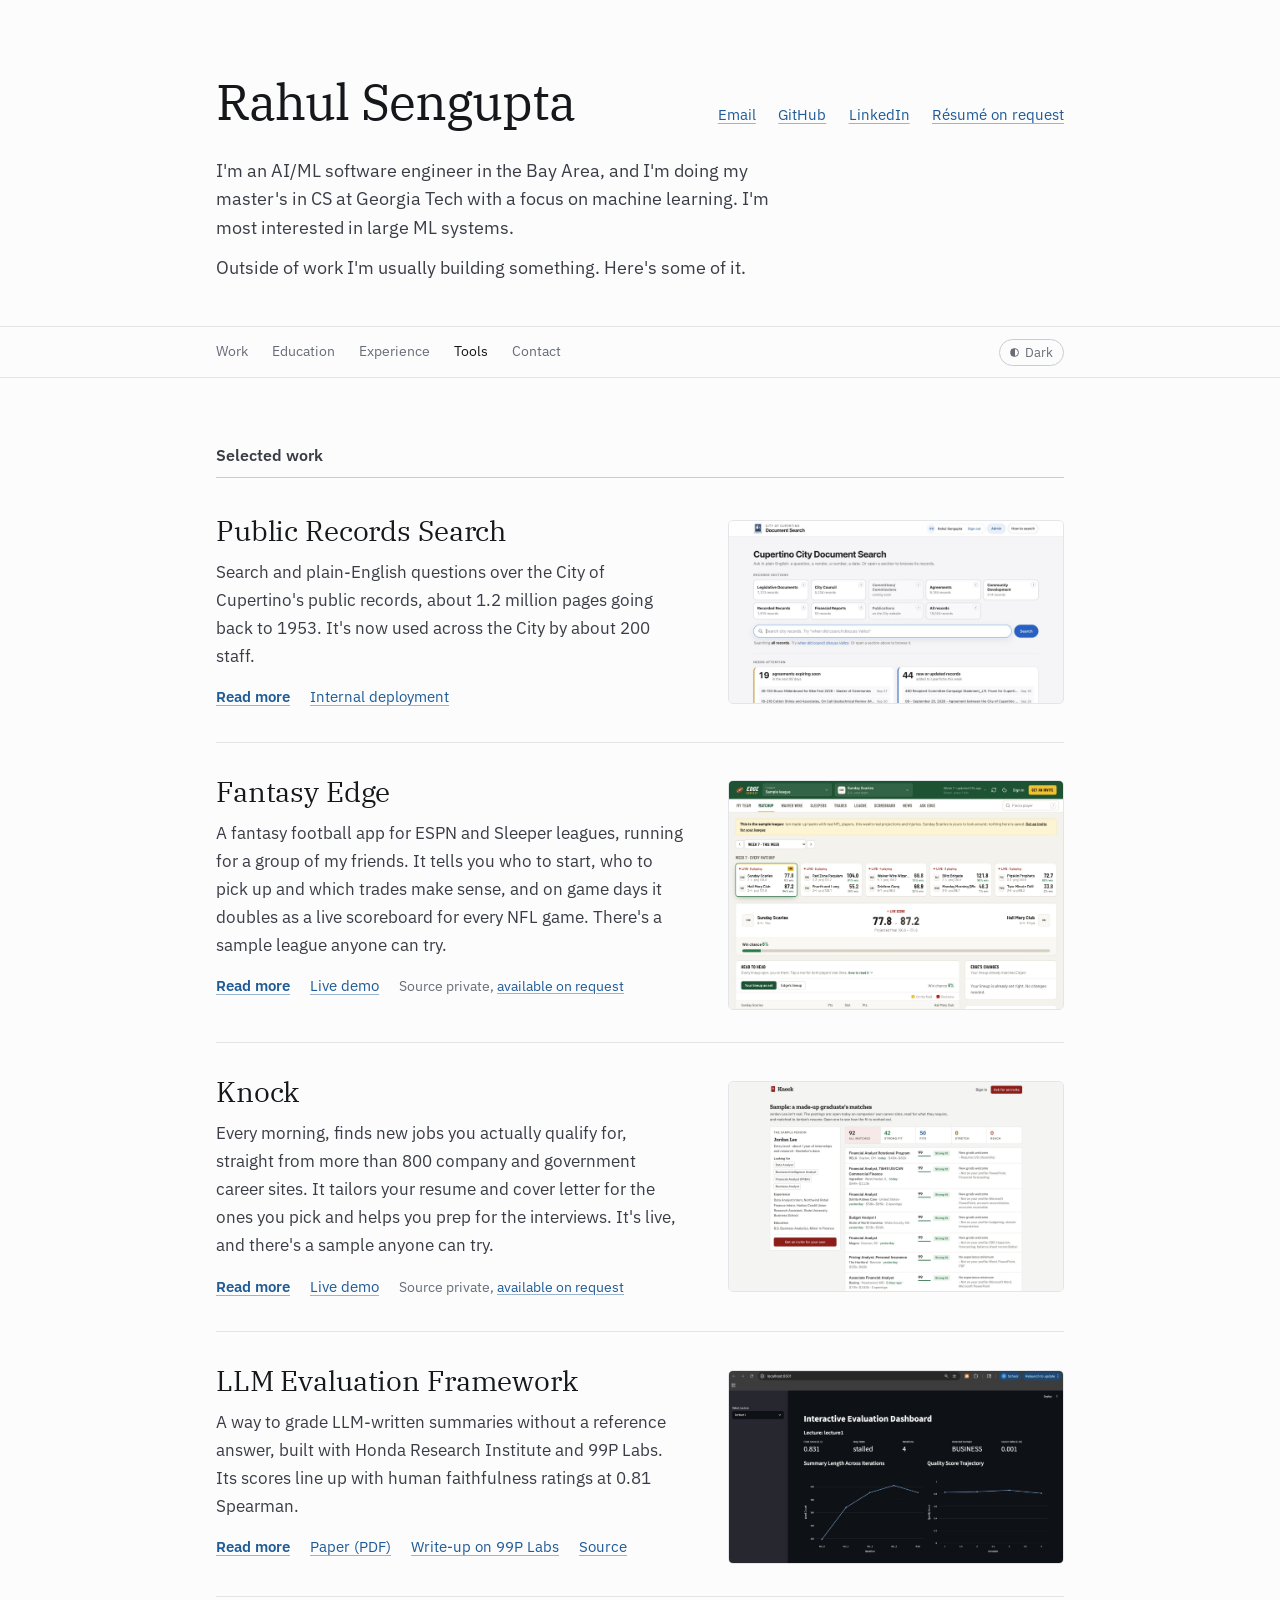
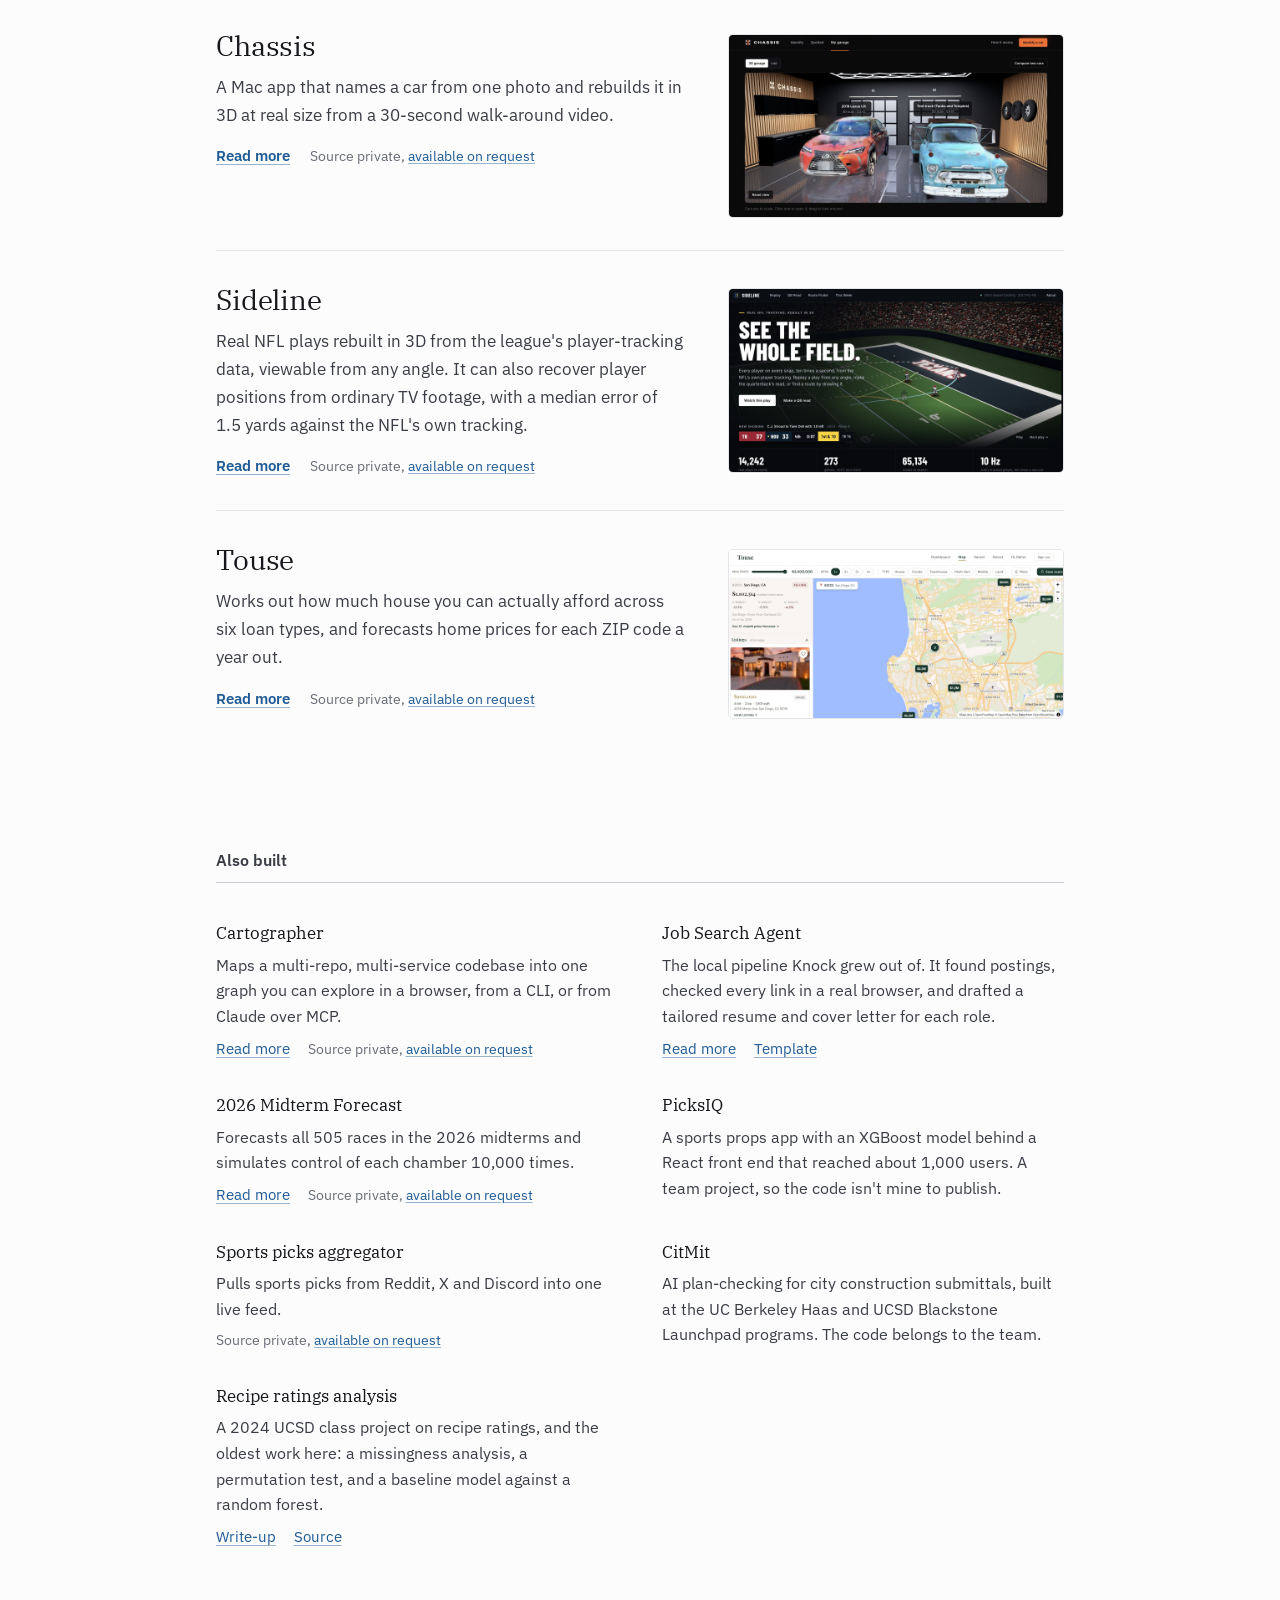
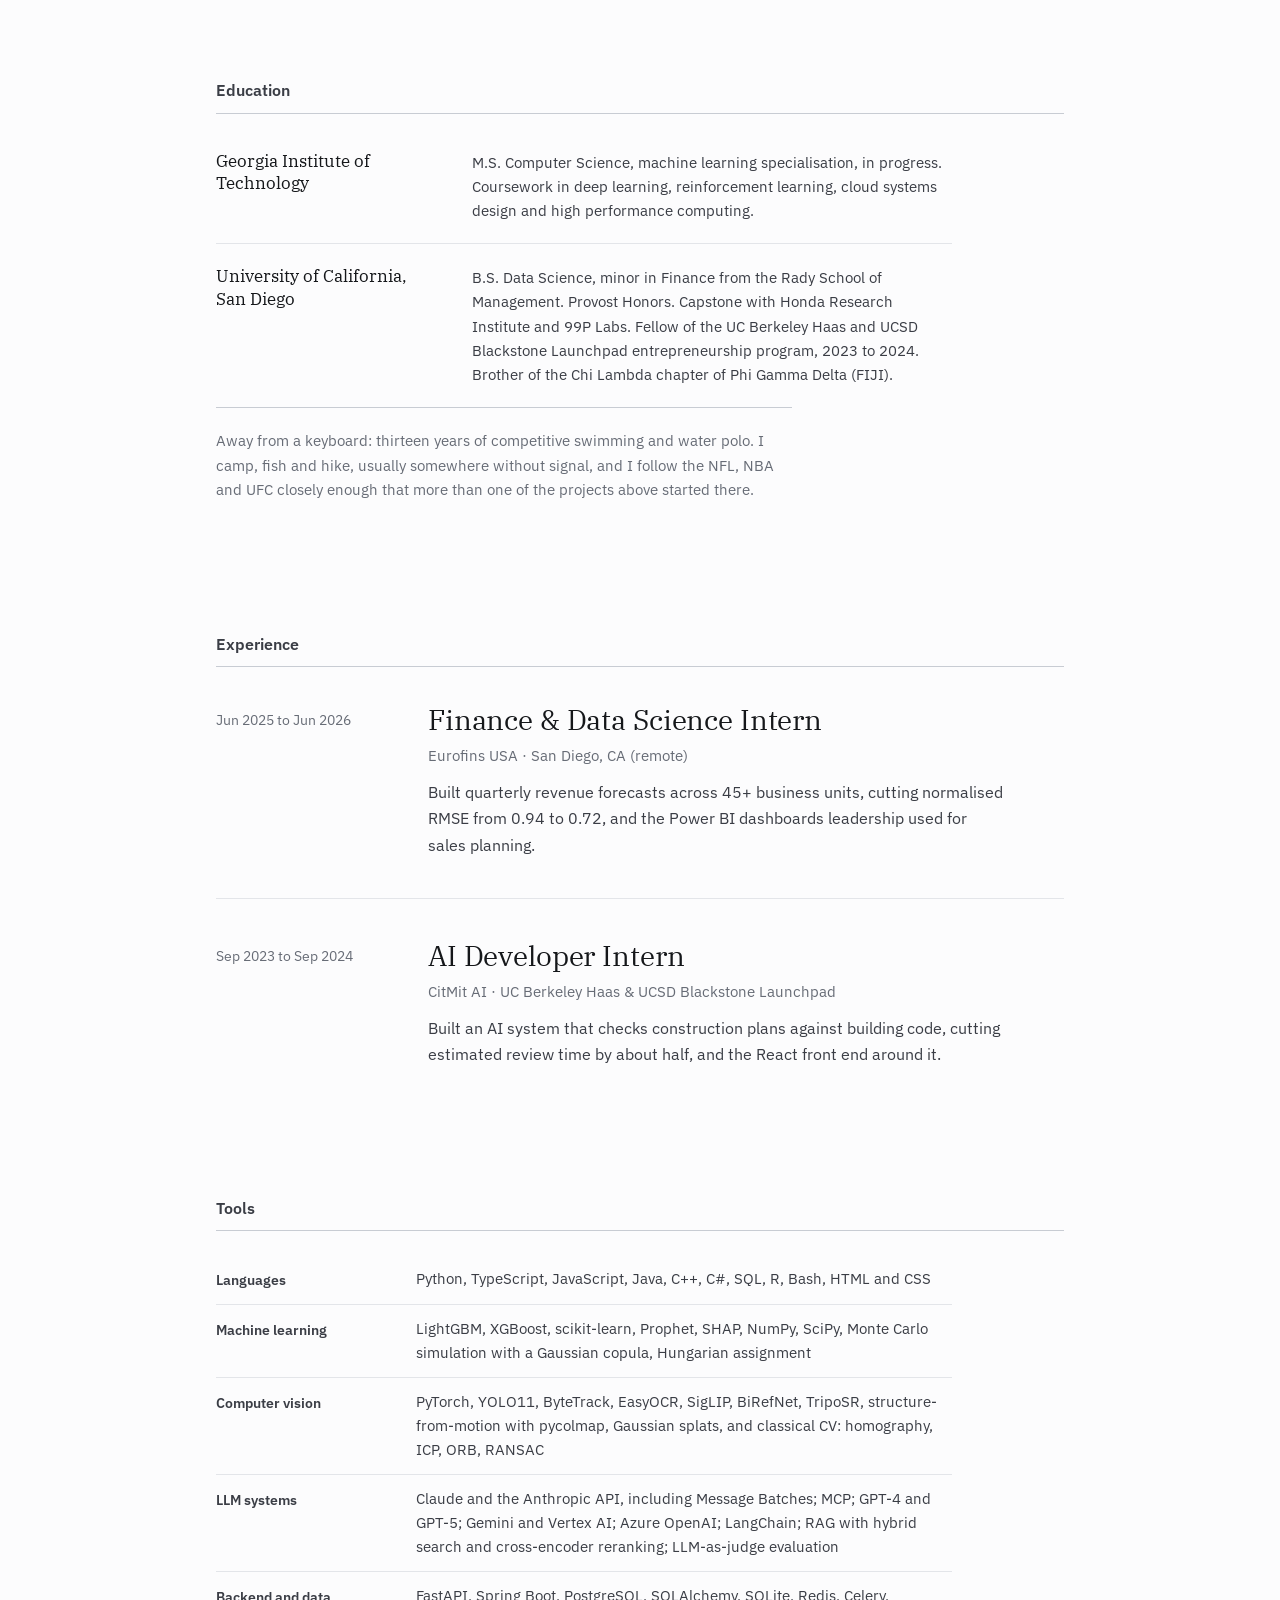
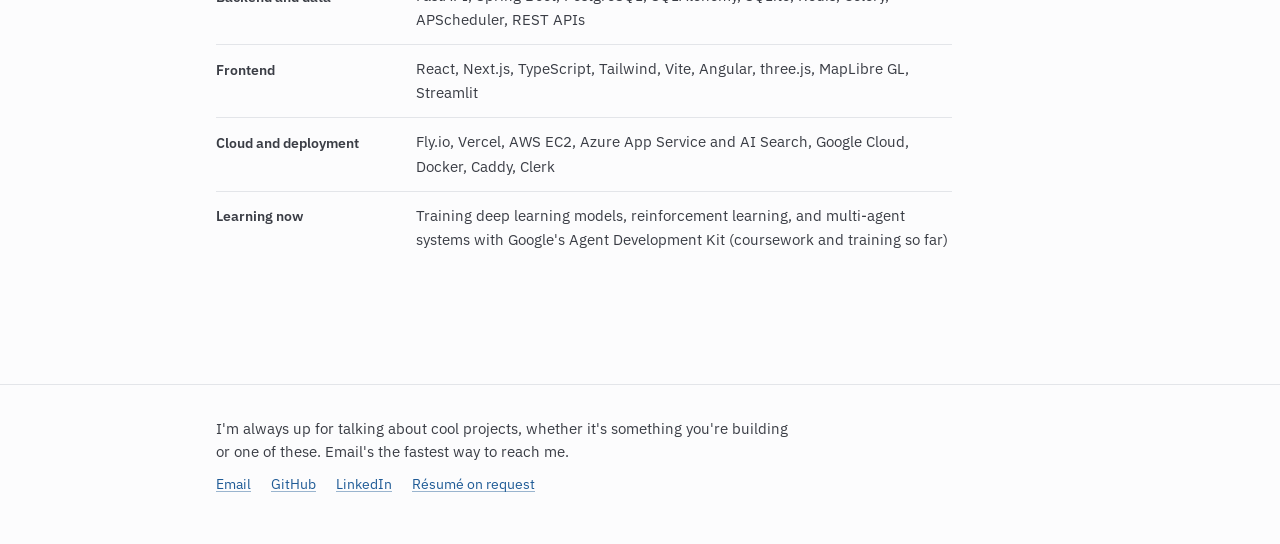
<file: index.html>
<!doctype html>
<html lang="en" data-theme="light">
  <head>
    <meta charset="UTF-8" />
    <meta name="viewport" content="width=device-width, initial-scale=1.0" />
    <title>Rahul Sengupta</title>
    <meta name="description" content="I'm an AI/ML software engineer in the Bay Area, doing my master's in CS at Georgia Tech with a focus on machine learning. Here's some of what I've built." />
    <meta property="og:type" content="website" />
    <meta property="og:title" content="Rahul Sengupta" />
    <meta property="og:description" content="I'm an AI/ML software engineer in the Bay Area, doing my master's in CS at Georgia Tech with a focus on machine learning. Here's some of what I've built." />
    <meta property="og:image" content="https://rahul-sg.github.io/portfolio-website/images/og-card.png?v=2" />
    <meta name="twitter:card" content="summary_large_image" />
    <link rel="icon" type="image/svg+xml" href="favicon.svg?v=11" />
    <link rel="icon" type="image/x-icon" href="favicon.ico?v=11" />
    <link rel="icon" type="image/png" sizes="32x32" href="favicon-32x32.png?v=11" />
    <link rel="apple-touch-icon" sizes="180x180" href="apple-touch-icon.png?v=11" />
    <link rel="preconnect" href="https://fonts.googleapis.com" />
    <link rel="preconnect" href="https://fonts.gstatic.com" crossorigin />
    <link href="https://fonts.googleapis.com/css2?family=IBM+Plex+Sans:wght@400;500;600&family=IBM+Plex+Serif:wght@400;500;600&display=swap" rel="stylesheet" />
    <link rel="stylesheet" href="styles.css?v=11" />
    <script>
      // Applied before first paint so a returning dark-mode reader never sees a flash.
      try {
        var t = localStorage.getItem("theme");
        if (t === "dark" || t === "light") document.documentElement.dataset.theme = t;
      } catch (e) {}
    </script>
  </head>
  <body>
    <a class="skip-link" href="#main">Skip to content</a>
    <header class="masthead">
      <div class="wrap masthead-inner">
        <h1>Rahul Sengupta</h1>
        <ul class="masthead-links">
          <li><a href="mailto:rahul_sen_gupta@yahoo.com">Email</a></li>
          <li><a href="https://github.com/rahul-sg" target="_blank" rel="noopener">GitHub</a></li>
          <li><a href="https://linkedin.com/in/rahul-sg" target="_blank" rel="noopener">LinkedIn</a></li>
          <li><a href="mailto:rahul_sen_gupta@yahoo.com?subject=Resume%20request">R&eacute;sum&eacute; on request</a></li>
        </ul>
      </div>
      <div class="wrap intro" id="about">
        <p>I'm an AI/ML software engineer in the Bay Area, and I'm doing my master's in CS at Georgia Tech with a focus on machine learning. I'm most interested in large ML systems.</p>
        <p>Outside of work I'm usually building something. Here's some of it.</p>
      </div>
    </header>

    <nav class="subnav" aria-label="Sections">
      <div class="wrap subnav-inner">
        <a href="#work">Work</a>
        <a href="#education">Education</a>
        <a href="#experience">Experience</a>
        <a href="#tools">Tools</a>
        <a href="#contact">Contact</a>
        <button class="theme-toggle" type="button" id="theme-toggle"
                aria-label="Switch between light and dark">
          <span class="theme-toggle-label">Dark</span>
        </button>
      </div>
    </nav>

    <main id="main">
      <section class="section wrap" id="work">
        <h2 class="section-title">Selected work</h2>

        <article class="work-item">
          <div class="project-body">
            <h3><a href="projects/records-search.html">Public Records Search</a></h3>
            <p class="work-summary">Search and plain-English questions over the City of Cupertino's public records, about 1.2 million pages going back to 1953. It's now used across the City by about 200 staff.</p>
            <p class="project-links">
              <a class="work-more" href="projects/records-search.html">Read more</a>
              <a href="https://records-search-cupertino-b3e5gqf9e3aqh0em.westus2-01.azurewebsites.net/" target="_blank" rel="noopener">Internal deployment</a>
            </p>
          </div>
          <a class="work-thumb" href="projects/records-search.html" tabindex="-1" aria-hidden="true">
            <img src="images/records-search.jpg" alt="" loading="lazy" />
          </a>
        </article>

        <article class="work-item">
          <div class="project-body">
            <h3><a href="projects/fantasy-edge.html">Fantasy Edge</a></h3>
            <p class="work-summary">A fantasy football app for ESPN and Sleeper leagues, running for a group of my friends. It tells you who to start, who to pick up and which trades make sense, and on game days it doubles as a live scoreboard for every NFL game. There's a sample league anyone can try.</p>
            <p class="project-links">
              <a class="work-more" href="projects/fantasy-edge.html">Read more</a>
              <a href="https://edgefantasy.us/league/demo/team/1" target="_blank" rel="noopener">Live demo</a>
              <span class="note">Source private, <a href="mailto:rahul_sen_gupta@yahoo.com?subject=Code%20for%20Fantasy%20Edge">available on request</a></span>
            </p>
          </div>
          <a class="work-thumb" href="projects/fantasy-edge.html" tabindex="-1" aria-hidden="true">
            <img src="images/fantasy-edge-matchup.jpg" alt="" loading="lazy" />
          </a>
        </article>

        <article class="work-item">
          <div class="project-body">
            <h3><a href="projects/knock.html">Knock</a></h3>
            <p class="work-summary">Every morning, finds new jobs you actually qualify for, straight from more than 800 company and government career sites. It tailors your resume and cover letter for the ones you pick and helps you prep for the interviews. It's live, and there's a sample anyone can try.</p>
            <p class="project-links">
              <a class="work-more" href="projects/knock.html">Read more</a>
              <a href="https://knockapply.com/demo" target="_blank" rel="noopener">Live demo</a>
              <span class="note">Source private, <a href="mailto:rahul_sen_gupta@yahoo.com?subject=Code%20for%20Knock">available on request</a></span>
            </p>
          </div>
          <a class="work-thumb" href="projects/knock.html" tabindex="-1" aria-hidden="true">
            <img src="images/knock-demo.jpg" alt="" loading="lazy" />
          </a>
        </article>

        <article class="work-item">
          <div class="project-body">
            <h3><a href="projects/llm-evaluation.html">LLM Evaluation Framework</a></h3>
            <p class="work-summary">A way to grade LLM-written summaries without a reference answer, built with Honda Research Institute and 99P Labs. Its scores line up with human faithfulness ratings at 0.81 Spearman.</p>
            <p class="project-links">
              <a class="work-more" href="projects/llm-evaluation.html">Read more</a>
              <a href="https://github.com/rahul-sg/HondaResearchLabs_DSC180A-Eval-Systems-Of-NextGen-LLMs/blob/main/artifacts/Q2/Iterative_Refinement_NextGen_LLMs.pdf" target="_blank" rel="noopener">Paper (PDF)</a>
              <a href="https://medium.com/99p-labs/iterative-refinement-of-llm-as-judge-framework-0819fe352575" target="_blank" rel="noopener">Write-up on 99P Labs</a>
              <a href="https://github.com/rahul-sg/HondaResearchLabs_DSC180A-Eval-Systems-Of-NextGen-LLMs" target="_blank" rel="noopener">Source</a>
            </p>
          </div>
          <a class="work-thumb" href="projects/llm-evaluation.html" tabindex="-1" aria-hidden="true">
            <img src="images/llm-eval-dashboard.jpg" alt="" loading="lazy" />
          </a>
        </article>

        <article class="work-item">
          <div class="project-body">
            <h3><a href="projects/chassis.html">Chassis</a></h3>
            <p class="work-summary">A Mac app that names a car from one photo and rebuilds it in 3D at real size from a 30-second walk-around video.</p>
            <p class="project-links">
              <a class="work-more" href="projects/chassis.html">Read more</a>
              <span class="note">Source private, <a href="mailto:rahul_sen_gupta@yahoo.com?subject=Code%20for%20Chassis">available on request</a></span>
            </p>
          </div>
          <a class="work-thumb" href="projects/chassis.html" tabindex="-1" aria-hidden="true">
            <img src="images/chassis-garage.jpg" alt="" loading="lazy" />
          </a>
        </article>

        <article class="work-item">
          <div class="project-body">
            <h3><a href="projects/sideline.html">Sideline</a></h3>
            <p class="work-summary">Real NFL plays rebuilt in 3D from the league's player-tracking data, viewable from any angle. It can also recover player positions from ordinary TV footage, with a median error of 1.5 yards against the NFL's own tracking.</p>
            <p class="project-links">
              <a class="work-more" href="projects/sideline.html">Read more</a>
              <span class="note">Source private, <a href="mailto:rahul_sen_gupta@yahoo.com?subject=Code%20for%20Sideline">available on request</a></span>
            </p>
          </div>
          <a class="work-thumb" href="projects/sideline.html" tabindex="-1" aria-hidden="true">
            <img src="images/sideline-hero.jpg" alt="" loading="lazy" />
          </a>
        </article>

        <article class="work-item">
          <div class="project-body">
            <h3><a href="projects/touse.html">Touse</a></h3>
            <p class="work-summary">Works out how much house you can actually afford across six loan types, and forecasts home prices for each ZIP code a year out.</p>
            <p class="project-links">
              <a class="work-more" href="projects/touse.html">Read more</a>
              <span class="note">Source private, <a href="mailto:rahul_sen_gupta@yahoo.com?subject=Code%20for%20Touse">available on request</a></span>
            </p>
          </div>
          <a class="work-thumb" href="projects/touse.html" tabindex="-1" aria-hidden="true">
            <img src="images/touse-map.jpg" alt="" loading="lazy" />
          </a>
        </article>
      </section>

      <section class="section wrap" id="also">
        <h2 class="section-title">Also built</h2>
        <div class="prose">
          <dl class="minor-list">
            <div>
              <dt>Cartographer</dt>
              <dd>
                Maps a multi-repo, multi-service codebase into one graph you can explore in a browser, from a CLI, or from Claude over MCP.
                <span class="minor-links">
                  <a href="projects/cartographer.html">Read more</a>
                  <span class="note">Source private, <a href="mailto:rahul_sen_gupta@yahoo.com?subject=Code%20for%20Cartographer">available on request</a></span>
                </span>
              </dd>
            </div>
            <div>
              <dt>Job Search Agent</dt>
              <dd>
                The local pipeline Knock grew out of. It found postings, checked every link in a real browser, and drafted a tailored resume and cover letter for each role.
                <span class="minor-links">
                  <a href="projects/job-search-agent.html">Read more</a>
                  <a href="https://github.com/rahul-sg/job-search-agent-template" target="_blank" rel="noopener">Template</a>
                </span>
              </dd>
            </div>
            <div>
              <dt>2026 Midterm Forecast</dt>
              <dd>
                Forecasts all 505 races in the 2026 midterms and simulates control of each chamber 10,000 times.
                <span class="minor-links">
                  <a href="projects/midterm-forecast.html">Read more</a>
                  <span class="note">Source private, <a href="mailto:rahul_sen_gupta@yahoo.com?subject=Code%20for%20the%20midterm%20forecast">available on request</a></span>
                </span>
              </dd>
            </div>
            <div>
              <dt>PicksIQ</dt>
              <dd>
                A sports props app with an XGBoost model behind a React front end that reached about 1,000 users. A team project, so the code isn't mine to publish.
              </dd>
            </div>
            <div>
              <dt>Sports picks aggregator</dt>
              <dd>
                Pulls sports picks from Reddit, X and Discord into one live feed.
                <span class="minor-links">
                  <span class="note">Source private, <a href="mailto:rahul_sen_gupta@yahoo.com?subject=Code%20for%20the%20sports%20picks%20aggregator">available on request</a></span>
                </span>
              </dd>
            </div>
            <div>
              <dt>CitMit</dt>
              <dd>
                AI plan-checking for city construction submittals, built at the UC Berkeley Haas and UCSD Blackstone Launchpad programs. The code belongs to the team.
              </dd>
            </div>
            <div>
              <dt>Recipe ratings analysis</dt>
              <dd>
                A 2024 UCSD class project on recipe ratings, and the oldest work here: a missingness analysis, a permutation test, and a baseline model against a random forest.
                <span class="minor-links">
                  <a href="https://rahul-sg.github.io/recipes-ratings-analysis/" target="_blank" rel="noopener">Write-up</a>
                  <a href="https://github.com/rahul-sg/recipes-ratings-analysis" target="_blank" rel="noopener">Source</a>
                </span>
              </dd>
            </div>
          </dl>
        </div>
      </section>

      <section class="section wrap" id="education">
        <h2 class="section-title">Education</h2>
        <div class="prose">
          <dl class="edu-list">
            <div>
              <dt>Georgia Institute of Technology</dt>
              <dd>
                M.S. Computer Science, machine learning specialisation, in progress. Coursework in
                deep learning, reinforcement learning, cloud systems design and high performance
                computing.
              </dd>
            </div>
            <div>
              <dt>University of California, San Diego</dt>
              <dd>
                B.S. Data Science, minor in Finance from the Rady School of Management.
                Provost Honors. Capstone with Honda Research Institute and 99P Labs. Fellow of the
                UC Berkeley Haas and UCSD Blackstone Launchpad entrepreneurship program, 2023 to
                2024. Brother of the Chi Lambda chapter of Phi Gamma Delta (FIJI).
              </dd>
            </div>
          </dl>
          <p class="edu-aside">
            Away from a keyboard: thirteen years of competitive swimming and water polo. I camp,
            fish and hike, usually somewhere without signal, and I follow the NFL, NBA and UFC
            closely enough that more than one of the projects above started there.
          </p>
        </div>
      </section>

      <section class="section wrap" id="experience">
        <h2 class="section-title">Experience</h2>

        <article class="role">
          <div class="project-aside">
            <p class="role-dates">Jun 2025 to Jun 2026</p>
          </div>
          <div class="project-body">
            <h3>Finance &amp; Data Science Intern</h3>
            <p class="role-org">Eurofins USA &middot; San Diego, CA (remote)</p>
            <p class="role-summary">Built quarterly revenue forecasts across 45+ business units, cutting normalised RMSE from 0.94 to 0.72, and the Power BI dashboards leadership used for sales planning.</p>
          </div>
        </article>

        <article class="role">
          <div class="project-aside">
            <p class="role-dates">Sep 2023 to Sep 2024</p>
          </div>
          <div class="project-body">
            <h3>AI Developer Intern</h3>
            <p class="role-org">CitMit AI &middot; UC Berkeley Haas &amp; UCSD Blackstone Launchpad</p>
            <p class="role-summary">Built an AI system that checks construction plans against building code, cutting estimated review time by about half, and the React front end around it.</p>
          </div>
        </article>
      </section>

      <section class="section wrap" id="tools">
        <h2 class="section-title">Tools</h2>
        <div class="prose">
          <dl class="tools-list">
            <div>
              <dt>Languages</dt>
              <dd>Python, TypeScript, JavaScript, Java, C++, C#, SQL, R, Bash, HTML and CSS</dd>
            </div>
            <div>
              <dt>Machine learning</dt>
              <dd>LightGBM, XGBoost, scikit-learn, Prophet, SHAP, NumPy, SciPy, Monte Carlo simulation with a Gaussian copula, Hungarian assignment</dd>
            </div>
            <div>
              <dt>Computer vision</dt>
              <dd>PyTorch, YOLO11, ByteTrack, EasyOCR, SigLIP, BiRefNet, TripoSR, structure-from-motion with pycolmap, Gaussian splats, and classical CV: homography, ICP, ORB, RANSAC</dd>
            </div>
            <div>
              <dt>LLM systems</dt>
              <dd>Claude and the Anthropic API, including Message Batches; MCP; GPT-4 and GPT-5; Gemini and Vertex AI; Azure OpenAI; LangChain; RAG with hybrid search and cross-encoder reranking; LLM-as-judge evaluation</dd>
            </div>
            <div>
              <dt>Backend and data</dt>
              <dd>FastAPI, Spring Boot, PostgreSQL, SQLAlchemy, SQLite, Redis, Celery, APScheduler, REST APIs</dd>
            </div>
            <div>
              <dt>Frontend</dt>
              <dd>React, Next.js, TypeScript, Tailwind, Vite, Angular, three.js, MapLibre GL, Streamlit</dd>
            </div>
            <div>
              <dt>Cloud and deployment</dt>
              <dd>Fly.io, Vercel, AWS EC2, Azure App Service and AI Search, Google Cloud, Docker, Caddy, Clerk</dd>
            </div>
            <div>
              <dt>Learning now</dt>
              <dd>Training deep learning models, reinforcement learning, and multi-agent systems with Google's Agent Development Kit (coursework and training so far)</dd>
            </div>
          </dl>
        </div>
      </section>

    </main>

    <footer class="site-footer" id="contact">
      <div class="wrap site-footer-inner">
        <p class="site-footer-note">I'm always up for talking about cool projects, whether it's something you're building or one of these. Email's the fastest way to reach me.</p>
        <p class="site-footer-links">
          <a href="mailto:rahul_sen_gupta@yahoo.com">Email</a>
          <a href="https://github.com/rahul-sg" target="_blank" rel="noopener">GitHub</a>
          <a href="https://linkedin.com/in/rahul-sg" target="_blank" rel="noopener">LinkedIn</a>
          <a href="mailto:rahul_sen_gupta@yahoo.com?subject=Resume%20request">R&eacute;sum&eacute; on request</a>
        </p>
      </div>
    </footer>

    <script src="script.js?v=11"></script>
  </body>
</html>
</file>
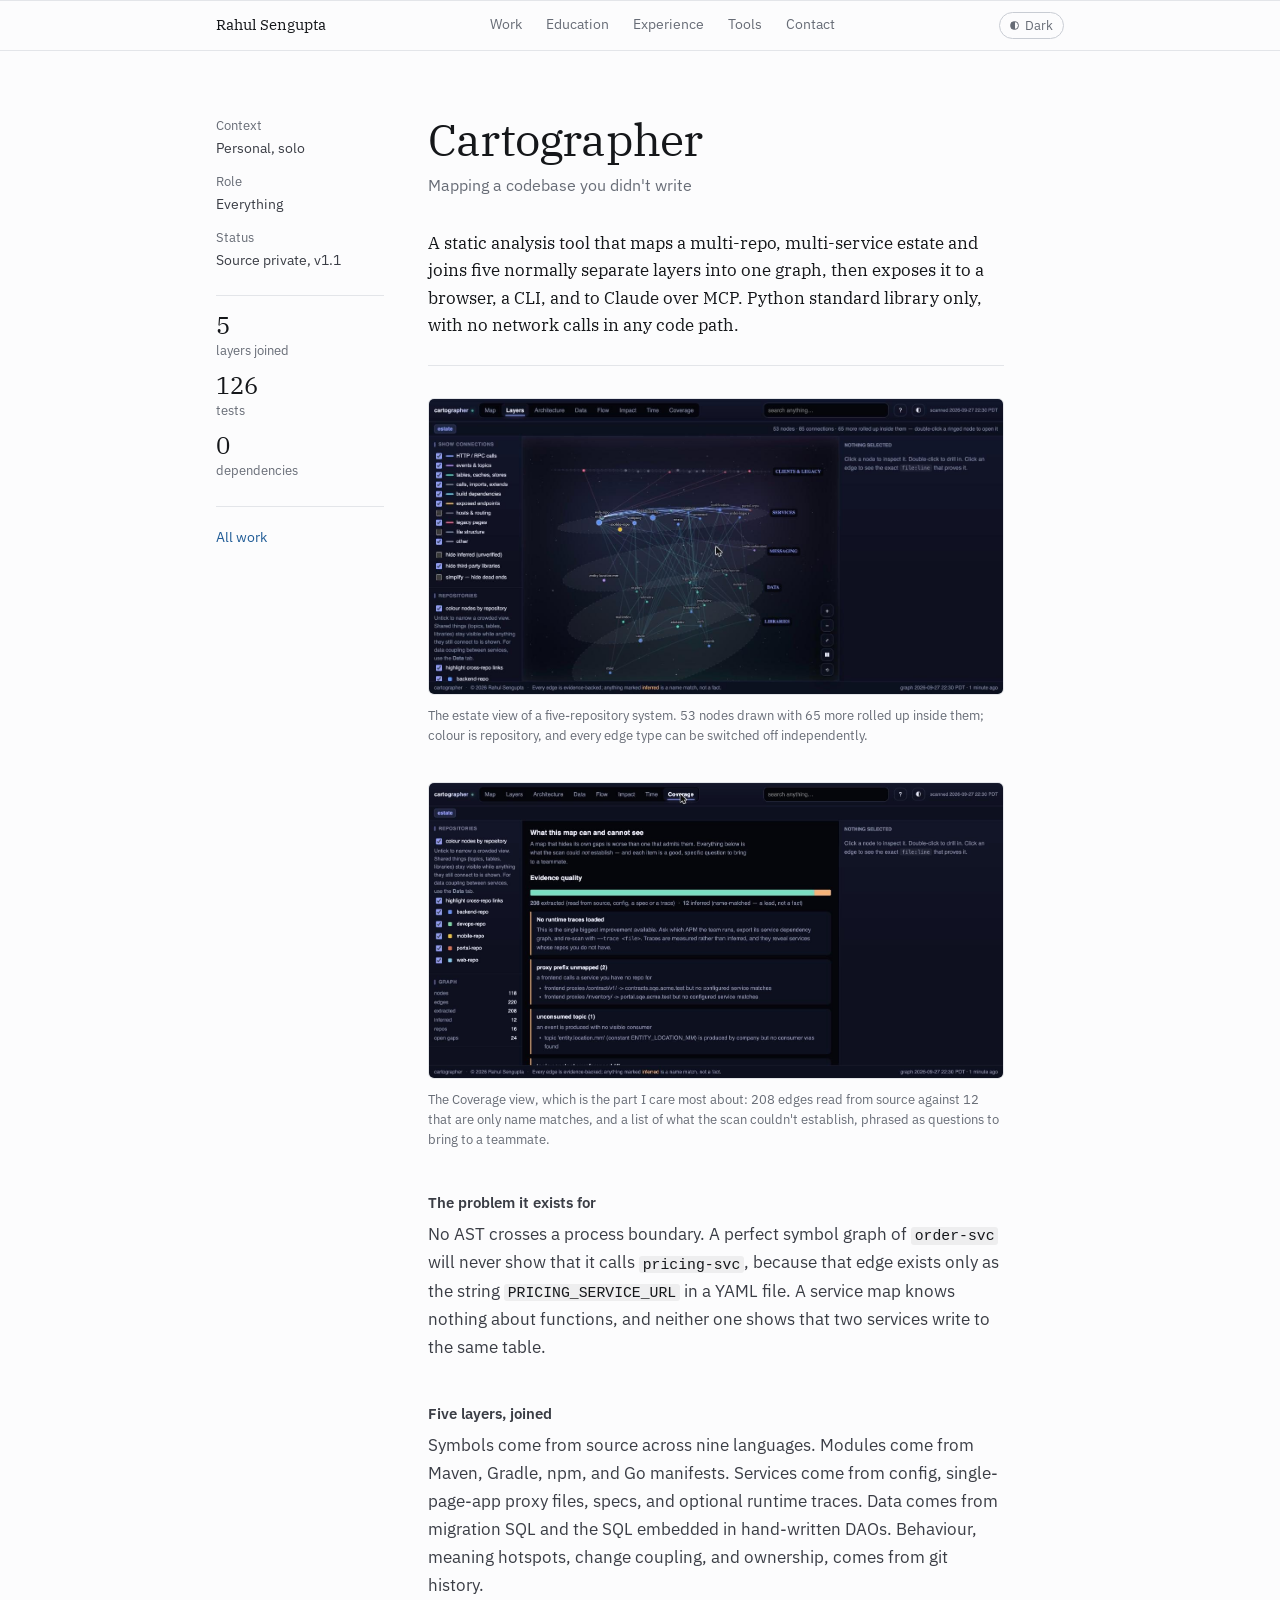
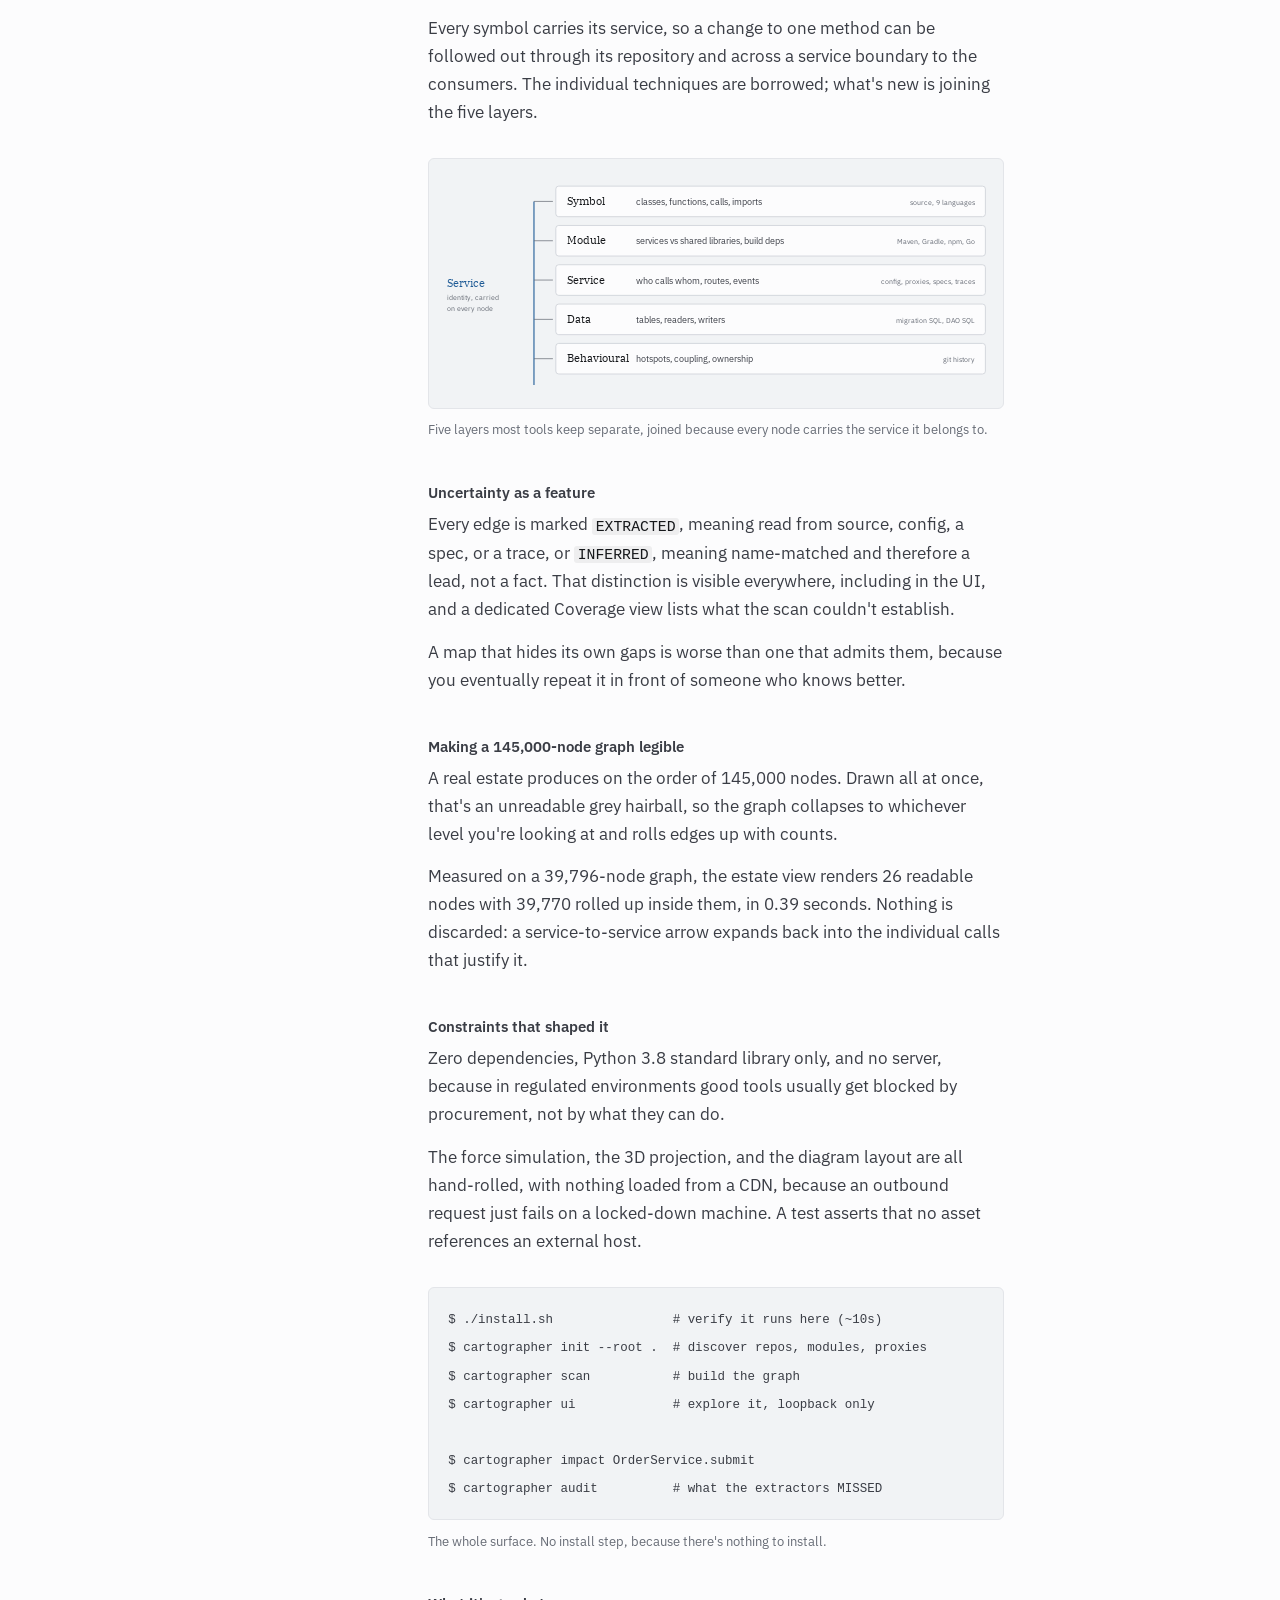
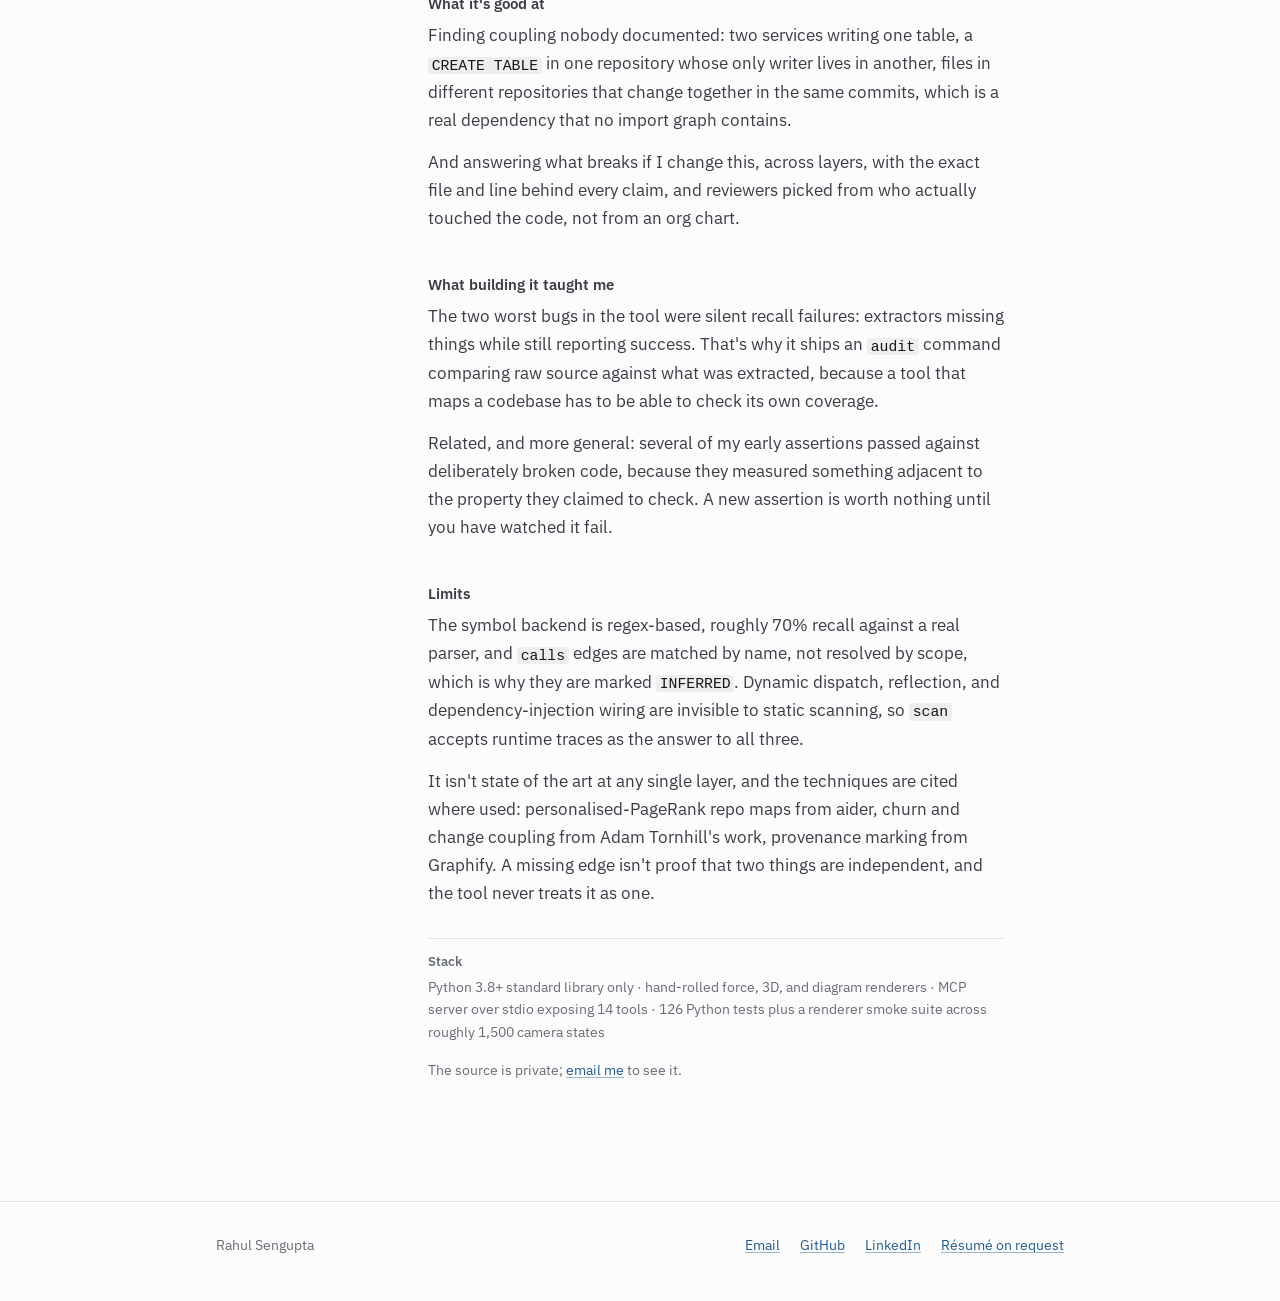
<file: projects/cartographer.html>
<!doctype html>
<html lang="en" data-theme="light">
  <head>
    <meta charset="UTF-8" />
    <meta name="viewport" content="width=device-width, initial-scale=1.0" />
    <title>Cartographer &middot; Rahul Sengupta</title>
    <meta name="description" content="A dependency-free static analysis tool that joins symbol, module, service, data, and behavioural layers of a multi-repo estate into one graph." />
    <meta property="og:type" content="website" />
    <meta property="og:title" content="Cartographer &middot; Rahul Sengupta" />
    <meta property="og:description" content="A dependency-free static analysis tool that joins symbol, module, service, data, and behavioural layers of a multi-repo estate into one graph." />
    <meta property="og:image" content="https://rahul-sg.github.io/portfolio-website/images/og-card.png?v=2" />
    <meta name="twitter:card" content="summary_large_image" />
    <link rel="icon" type="image/svg+xml" href="../favicon.svg?v=11" />
    <link rel="icon" type="image/x-icon" href="../favicon.ico?v=11" />
    <link rel="icon" type="image/png" sizes="32x32" href="../favicon-32x32.png?v=11" />
    <link rel="apple-touch-icon" sizes="180x180" href="../apple-touch-icon.png?v=11" />
    <link rel="preconnect" href="https://fonts.googleapis.com" />
    <link rel="preconnect" href="https://fonts.gstatic.com" crossorigin />
    <link href="https://fonts.googleapis.com/css2?family=IBM+Plex+Sans:wght@400;500;600&family=IBM+Plex+Serif:wght@400;500;600&display=swap" rel="stylesheet" />
    <link rel="stylesheet" href="../styles.css?v=11" />
    <script>
      // Applied before first paint so a returning dark-mode reader never sees a flash.
      try {
        var t = localStorage.getItem("theme");
        if (t === "dark" || t === "light") document.documentElement.dataset.theme = t;
      } catch (e) {}
    </script>
  </head>
  <body>
    <a class="skip-link" href="#main">Skip to content</a>
    <nav class="subnav" aria-label="Sections">
      <div class="wrap subnav-inner">
        <a class="subnav-brand" href="../index.html">Rahul Sengupta</a>
        <a href="../index.html#work">Work</a>
        <a href="../index.html#education">Education</a>
        <a href="../index.html#experience">Experience</a>
        <a href="../index.html#tools">Tools</a>
        <a href="../index.html#contact">Contact</a>
        <button class="theme-toggle" type="button" id="theme-toggle"
                aria-label="Switch between light and dark">
          <span class="theme-toggle-label">Dark</span>
        </button>
      </div>
    </nav>

    <main id="main">
      <article class="section wrap project project-page">
        <div class="project-aside">
          <dl class="facts">
            <div><dt>Context</dt><dd>Personal, solo</dd></div>
            <div><dt>Role</dt><dd>Everything</dd></div>
            <div><dt>Status</dt><dd>Source private, v1.1</dd></div>
          </dl>
          <dl class="keyfigs">
            <div><dt>5</dt><dd>layers joined</dd></div>
            <div><dt>126</dt><dd>tests</dd></div>
            <div><dt>0</dt><dd>dependencies</dd></div>
          </dl>
          <p class="aside-back"><a href="../index.html#work">All work</a></p>
        </div>

        <div class="project-body">
          <header class="page-head">
            <h1>Cartographer</h1>
            <p class="page-sub">Mapping a codebase you didn't write</p>
          </header>

          <p class="lead">A static analysis tool that maps a multi-repo, multi-service estate and joins five normally separate layers into one graph, then exposes it to a browser, a CLI, and to Claude over MCP. Python standard library only, with no network calls in any code path.</p>
          <figure class="shot">
            <a href="../images/cartographer-map.jpg" target="_blank" rel="noopener">
              <img src="../images/cartographer-map.jpg" alt="The estate view of a five-repository system. 53 nodes drawn with 65 more rolled up inside them; colour is repository, and every edge type can be switched off independently." loading="lazy" />
            </a>
            <figcaption>The estate view of a five-repository system. 53 nodes drawn with 65 more rolled up inside them; colour is repository, and every edge type can be switched off independently.</figcaption>
          </figure>
          <figure class="shot">
            <a href="../images/cartographer-coverage.jpg" target="_blank" rel="noopener">
              <img src="../images/cartographer-coverage.jpg" alt="The Coverage view, which is the part I care most about: 208 edges read from source against 12 that are only name matches, and a list of what the scan could not establish, phrased as questions to bring to a teammate." loading="lazy" />
            </a>
            <figcaption>The Coverage view, which is the part I care most about: 208 edges read from source against 12 that are only name matches, and a list of what the scan couldn't establish, phrased as questions to bring to a teammate.</figcaption>
          </figure>

            <h2>The problem it exists for</h2>
            <p>No AST crosses a process boundary. A perfect symbol graph of <code>order-svc</code> will never show that it calls <code>pricing-svc</code>, because that edge exists only as the string <code>PRICING_SERVICE_URL</code> in a YAML file. A service map knows nothing about functions, and neither one shows that two services write to the same table.</p>

            <h2>Five layers, joined</h2>
            <p>Symbols come from source across nine languages. Modules come from Maven, Gradle, npm, and Go manifests. Services come from config, single-page-app proxy files, specs, and optional runtime traces. Data comes from migration SQL and the SQL embedded in hand-written DAOs. Behaviour, meaning hotspots, change coupling, and ownership, comes from git history.</p>
            <p>Every symbol carries its service, so a change to one method can be followed out through its repository and across a service boundary to the consumers. The individual techniques are borrowed; what's new is joining the five layers.</p>
            <figure class="diagram">
              <svg viewBox="0 0 740 292" role="img" aria-label="Five layers most tools keep separate, joined because every node carries the service it belongs to."><defs><marker id="dg-a" viewBox="0 0 8 8" refX="7" refY="4" markerWidth="7" markerHeight="7" orient="auto"><path class="dg-head" d="M0 1 L7 4 L0 7 z"/></marker></defs><path class="dg-spine" d="M120 33 V285"/><text class="dg-layer dg-layer--accent" x="0" y="150">Service</text><text class="dg-src" x="0" y="168">identity, carried</text><text class="dg-src" x="0" y="184">on every node</text><rect class="dg-box" x="150" y="12" width="590" height="42" rx="4"/><text class="dg-layer" x="166" y="38">Symbol</text><text class="dg-t" text-anchor="start" x="260" y="38">classes, functions, calls, imports</text><text class="dg-src" text-anchor="end" x="726" y="38">source, 9 languages</text><path class="dg-arr" d="M120 33 H146"/><rect class="dg-box" x="150" y="66" width="590" height="42" rx="4"/><text class="dg-layer" x="166" y="92">Module</text><text class="dg-t" text-anchor="start" x="260" y="92">services vs shared libraries, build deps</text><text class="dg-src" text-anchor="end" x="726" y="92">Maven, Gradle, npm, Go</text><path class="dg-arr" d="M120 87 H146"/><rect class="dg-box" x="150" y="120" width="590" height="42" rx="4"/><text class="dg-layer" x="166" y="146">Service</text><text class="dg-t" text-anchor="start" x="260" y="146">who calls whom, routes, events</text><text class="dg-src" text-anchor="end" x="726" y="146">config, proxies, specs, traces</text><path class="dg-arr" d="M120 141 H146"/><rect class="dg-box" x="150" y="174" width="590" height="42" rx="4"/><text class="dg-layer" x="166" y="200">Data</text><text class="dg-t" text-anchor="start" x="260" y="200">tables, readers, writers</text><text class="dg-src" text-anchor="end" x="726" y="200">migration SQL, DAO SQL</text><path class="dg-arr" d="M120 195 H146"/><rect class="dg-box" x="150" y="228" width="590" height="42" rx="4"/><text class="dg-layer" x="166" y="254">Behavioural</text><text class="dg-t" text-anchor="start" x="260" y="254">hotspots, coupling, ownership</text><text class="dg-src" text-anchor="end" x="726" y="254">git history</text><path class="dg-arr" d="M120 249 H146"/></svg>
              <figcaption>Five layers most tools keep separate, joined because every node carries the service it belongs to.</figcaption>
            </figure>

            <h2>Uncertainty as a feature</h2>
            <p>Every edge is marked <code>EXTRACTED</code>, meaning read from source, config, a spec, or a trace, or <code>INFERRED</code>, meaning name-matched and therefore a lead, not a fact. That distinction is visible everywhere, including in the UI, and a dedicated Coverage view lists what the scan couldn't establish.</p>
            <p>A map that hides its own gaps is worse than one that admits them, because you eventually repeat it in front of someone who knows better.</p>

            <h2>Making a 145,000-node graph legible</h2>
            <p>A real estate produces on the order of 145,000 nodes. Drawn all at once, that's an unreadable grey hairball, so the graph collapses to whichever level you're looking at and rolls edges up with counts.</p>
            <p>Measured on a 39,796-node graph, the estate view renders 26 readable nodes with 39,770 rolled up inside them, in 0.39 seconds. Nothing is discarded: a service-to-service arrow expands back into the individual calls that justify it.</p>

            <h2>Constraints that shaped it</h2>
            <p>Zero dependencies, Python 3.8 standard library only, and no server, because in regulated environments good tools usually get blocked by procurement, not by what they can do.</p>
            <p>The force simulation, the 3D projection, and the diagram layout are all hand-rolled, with nothing loaded from a CDN, because an outbound request just fails on a locked-down machine. A test asserts that no asset references an external host.</p>
            <figure class="code-figure">
              <pre><code>$ ./install.sh                # verify it runs here (~10s)
$ cartographer init --root .  # discover repos, modules, proxies
$ cartographer scan           # build the graph
$ cartographer ui             # explore it, loopback only

$ cartographer impact OrderService.submit
$ cartographer audit          # what the extractors MISSED</code></pre>
              <figcaption>The whole surface. No install step, because there's nothing to install.</figcaption>
            </figure>

            <h2>What it's good at</h2>
            <p>Finding coupling nobody documented: two services writing one table, a <code>CREATE TABLE</code> in one repository whose only writer lives in another, files in different repositories that change together in the same commits, which is a real dependency that no import graph contains.</p>
            <p>And answering what breaks if I change this, across layers, with the exact file and line behind every claim, and reviewers picked from who actually touched the code, not from an org chart.</p>

            <h2>What building it taught me</h2>
            <p>The two worst bugs in the tool were silent recall failures: extractors missing things while still reporting success. That's why it ships an <code>audit</code> command comparing raw source against what was extracted, because a tool that maps a codebase has to be able to check its own coverage.</p>
            <p>Related, and more general: several of my early assertions passed against deliberately broken code, because they measured something adjacent to the property they claimed to check. A new assertion is worth nothing until you have watched it fail.</p>

            <h2>Limits</h2>
            <p>The symbol backend is regex-based, roughly 70% recall against a real parser, and <code>calls</code> edges are matched by name, not resolved by scope, which is why they are marked <code>INFERRED</code>. Dynamic dispatch, reflection, and dependency-injection wiring are invisible to static scanning, so <code>scan</code> accepts runtime traces as the answer to all three.</p>
            <p>It isn't state of the art at any single layer, and the techniques are cited where used: personalised-PageRank repo maps from aider, churn and change coupling from Adam Tornhill's work, provenance marking from Graphify. A missing edge isn't proof that two things are independent, and the tool never treats it as one.</p>

          <p class="stack"><span class="stack-label">Stack</span> Python 3.8+ standard library only &middot; hand-rolled force, 3D, and diagram renderers &middot; MCP server over stdio exposing 14 tools &middot; 126 Python tests plus a renderer smoke suite across roughly 1,500 camera states</p>
            <p class="project-links">
              <span class="note">The source is private; <a href="mailto:rahul_sen_gupta@yahoo.com?subject=Code%20for%20Cartographer">email me</a> to see it.</span>
            </p>
        </div>
      </article>

    </main>

    <footer class="site-footer">
      <div class="wrap site-footer-inner">
        <p>Rahul Sengupta</p>
        <p class="site-footer-links">
          <a href="mailto:rahul_sen_gupta@yahoo.com">Email</a>
          <a href="https://github.com/rahul-sg" target="_blank" rel="noopener">GitHub</a>
          <a href="https://linkedin.com/in/rahul-sg" target="_blank" rel="noopener">LinkedIn</a>
          <a href="mailto:rahul_sen_gupta@yahoo.com?subject=Resume%20request">R&eacute;sum&eacute; on request</a>
        </p>
      </div>
    </footer>

    <script src="../script.js?v=11"></script>
  </body>
</html>
</file>
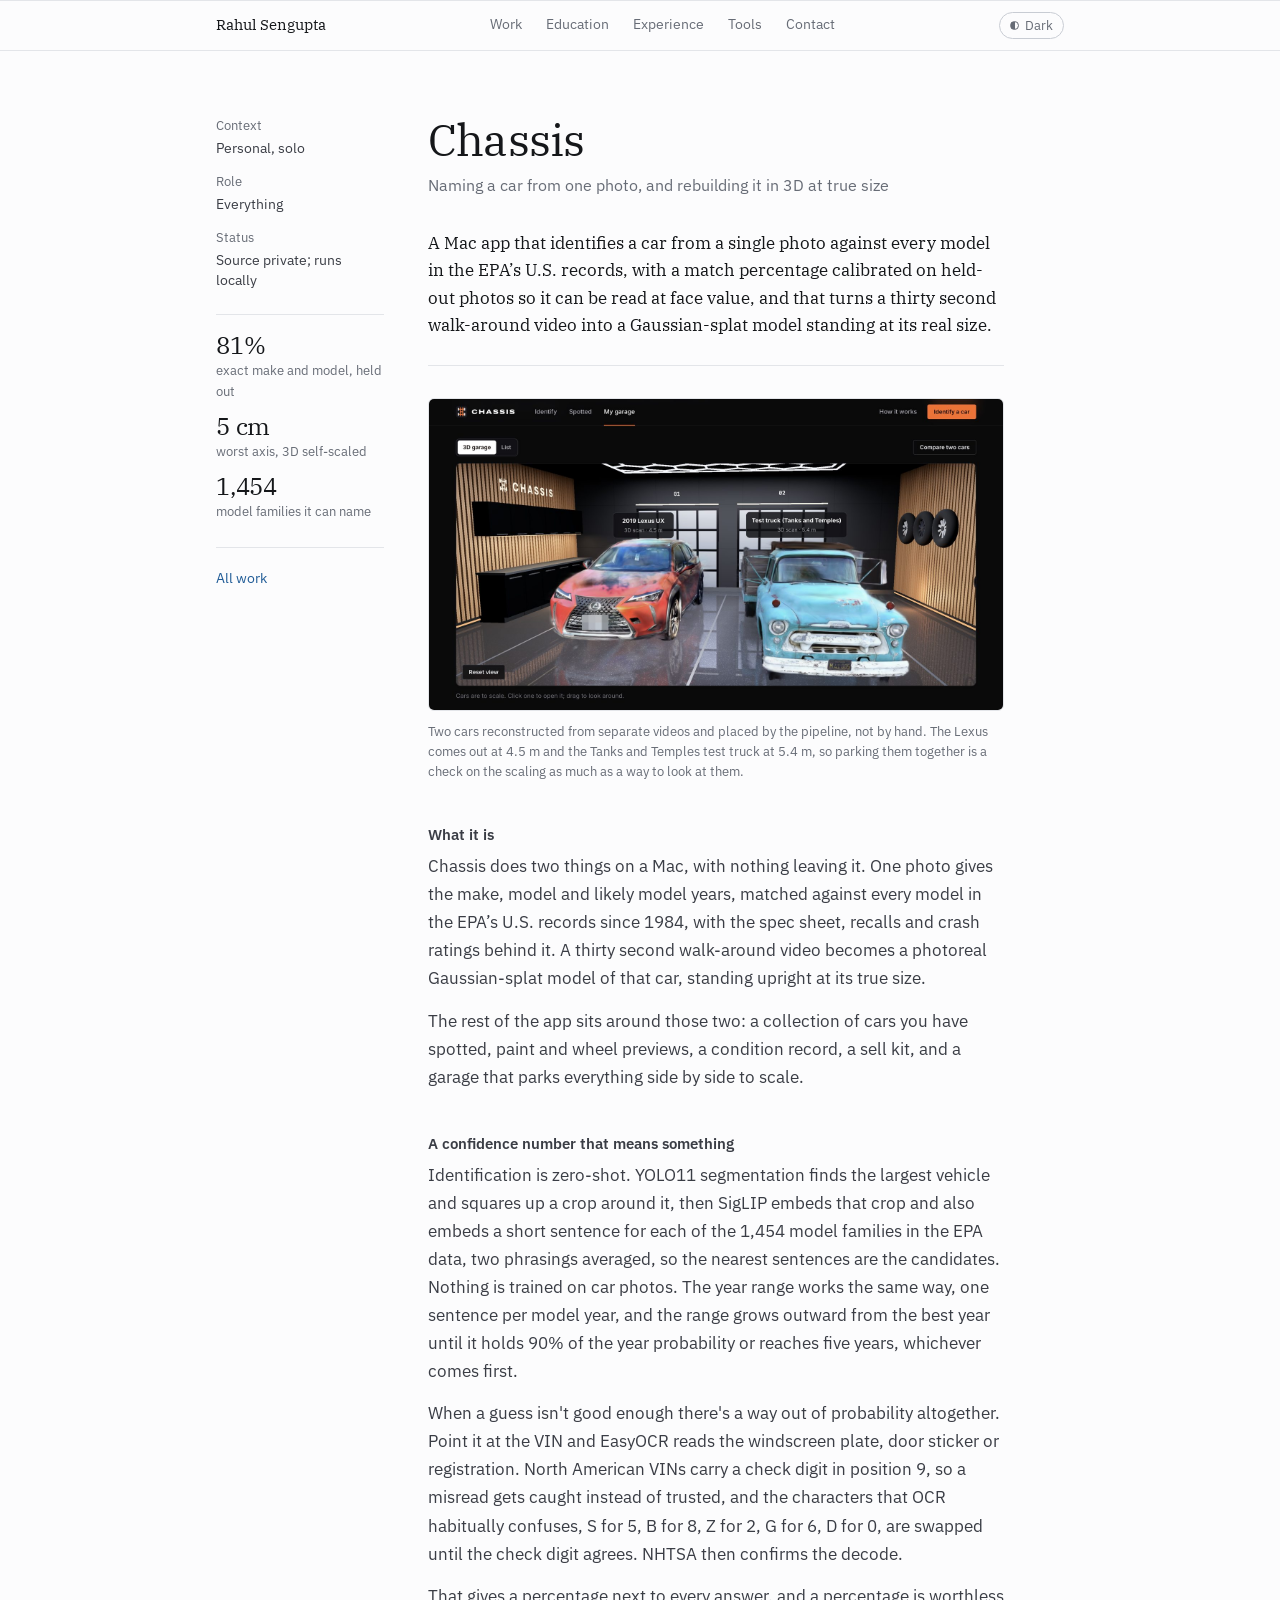
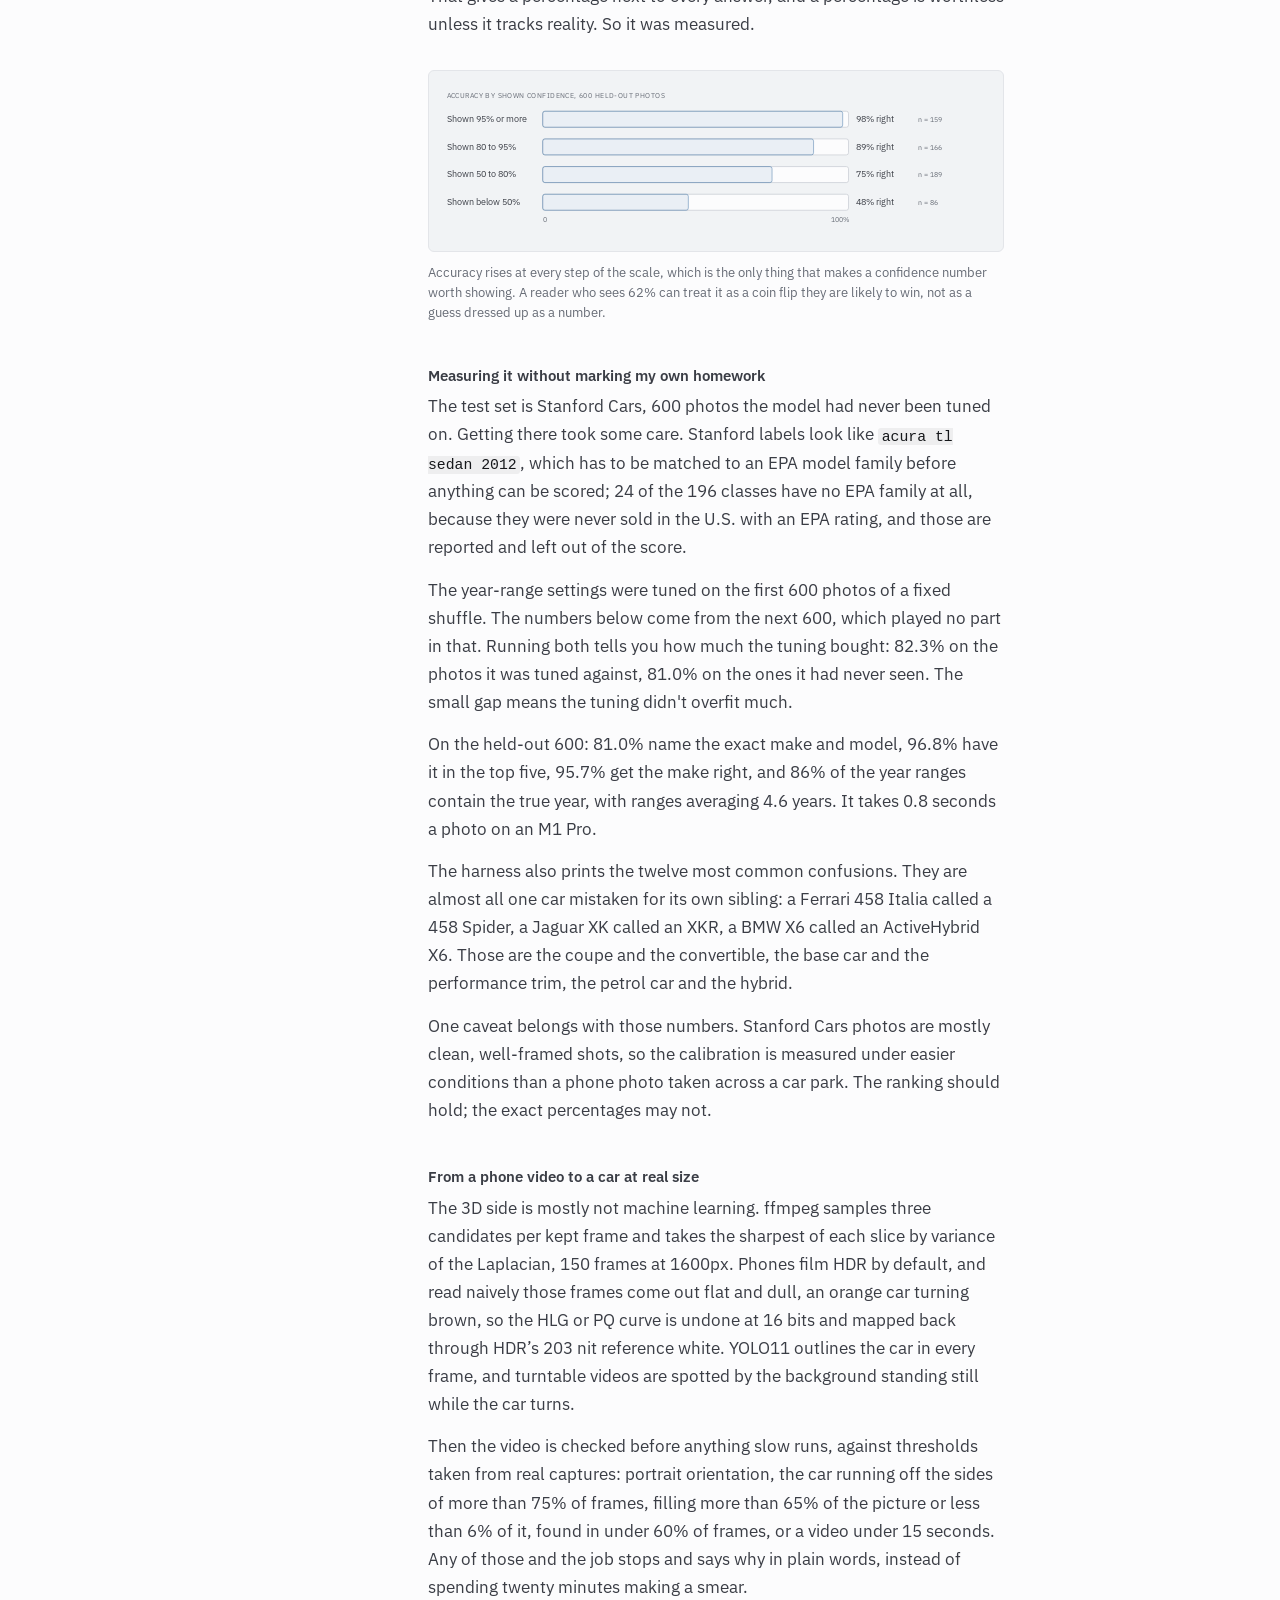
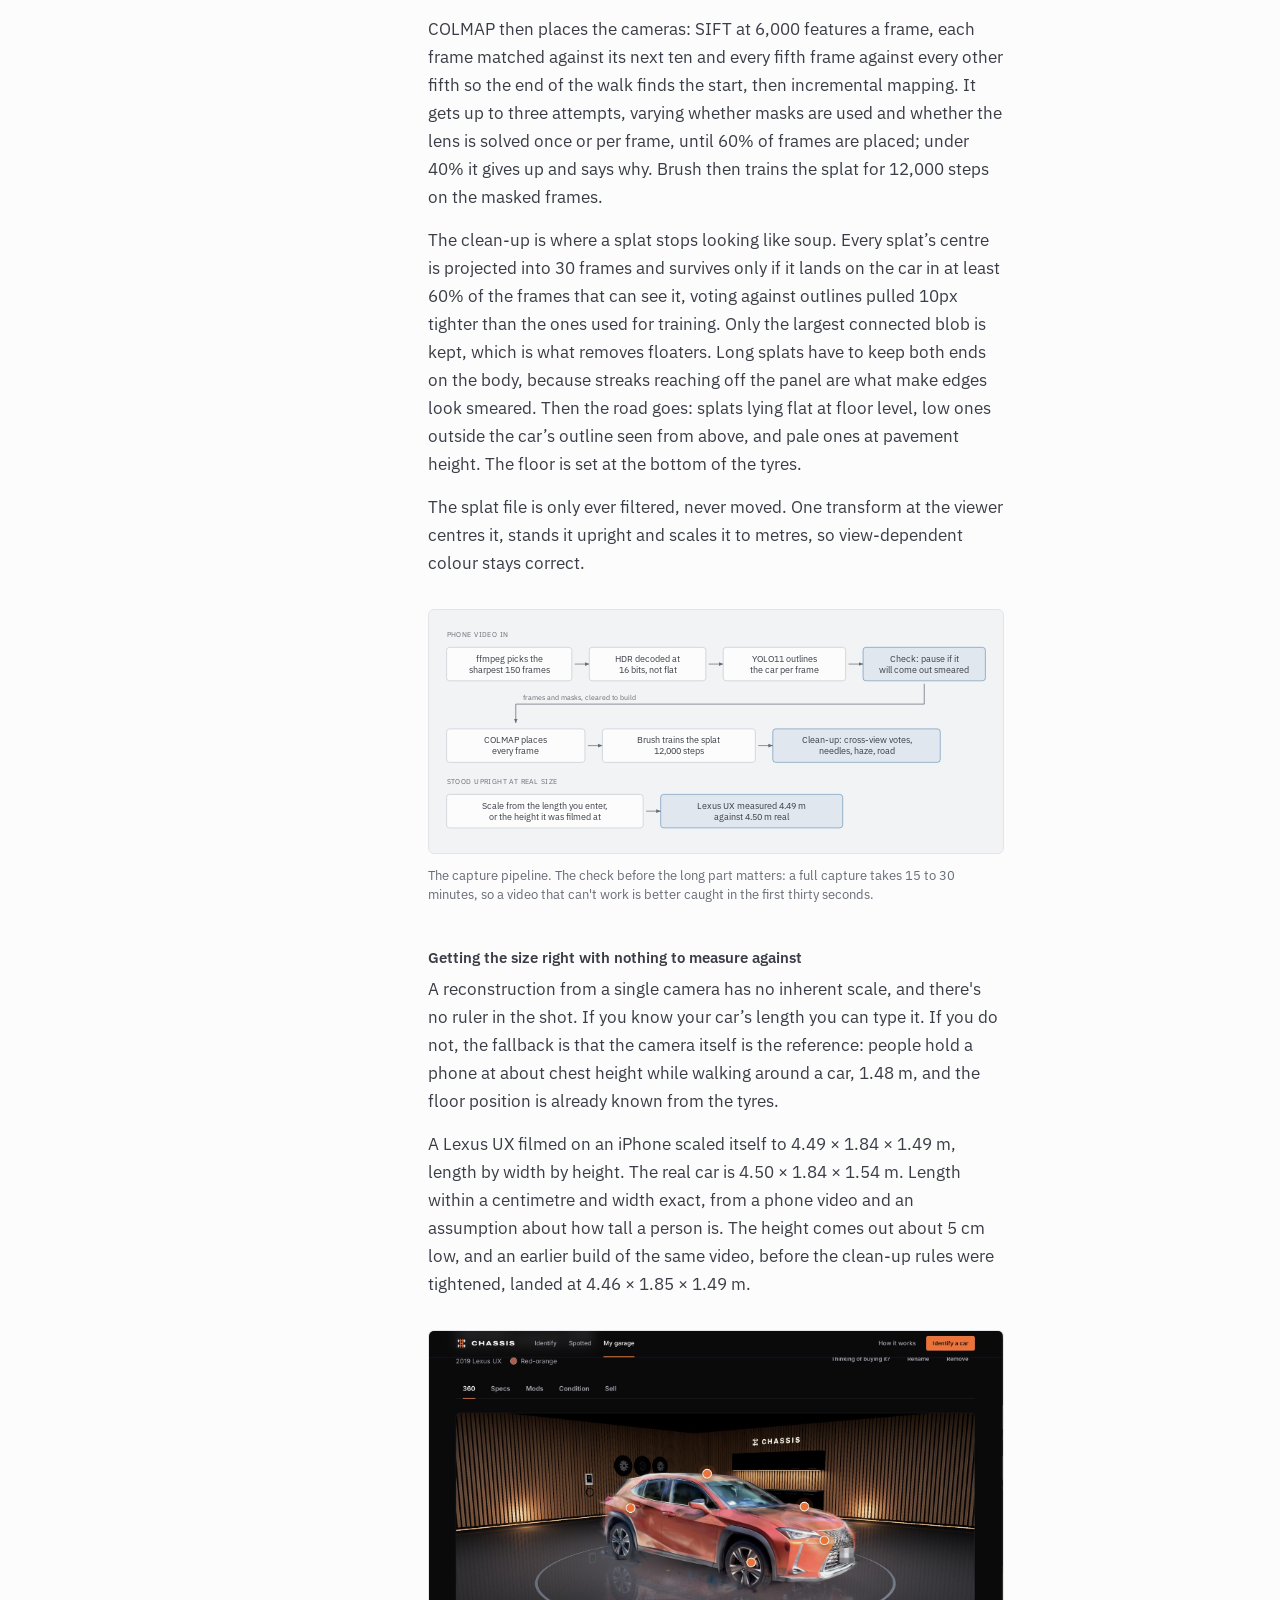
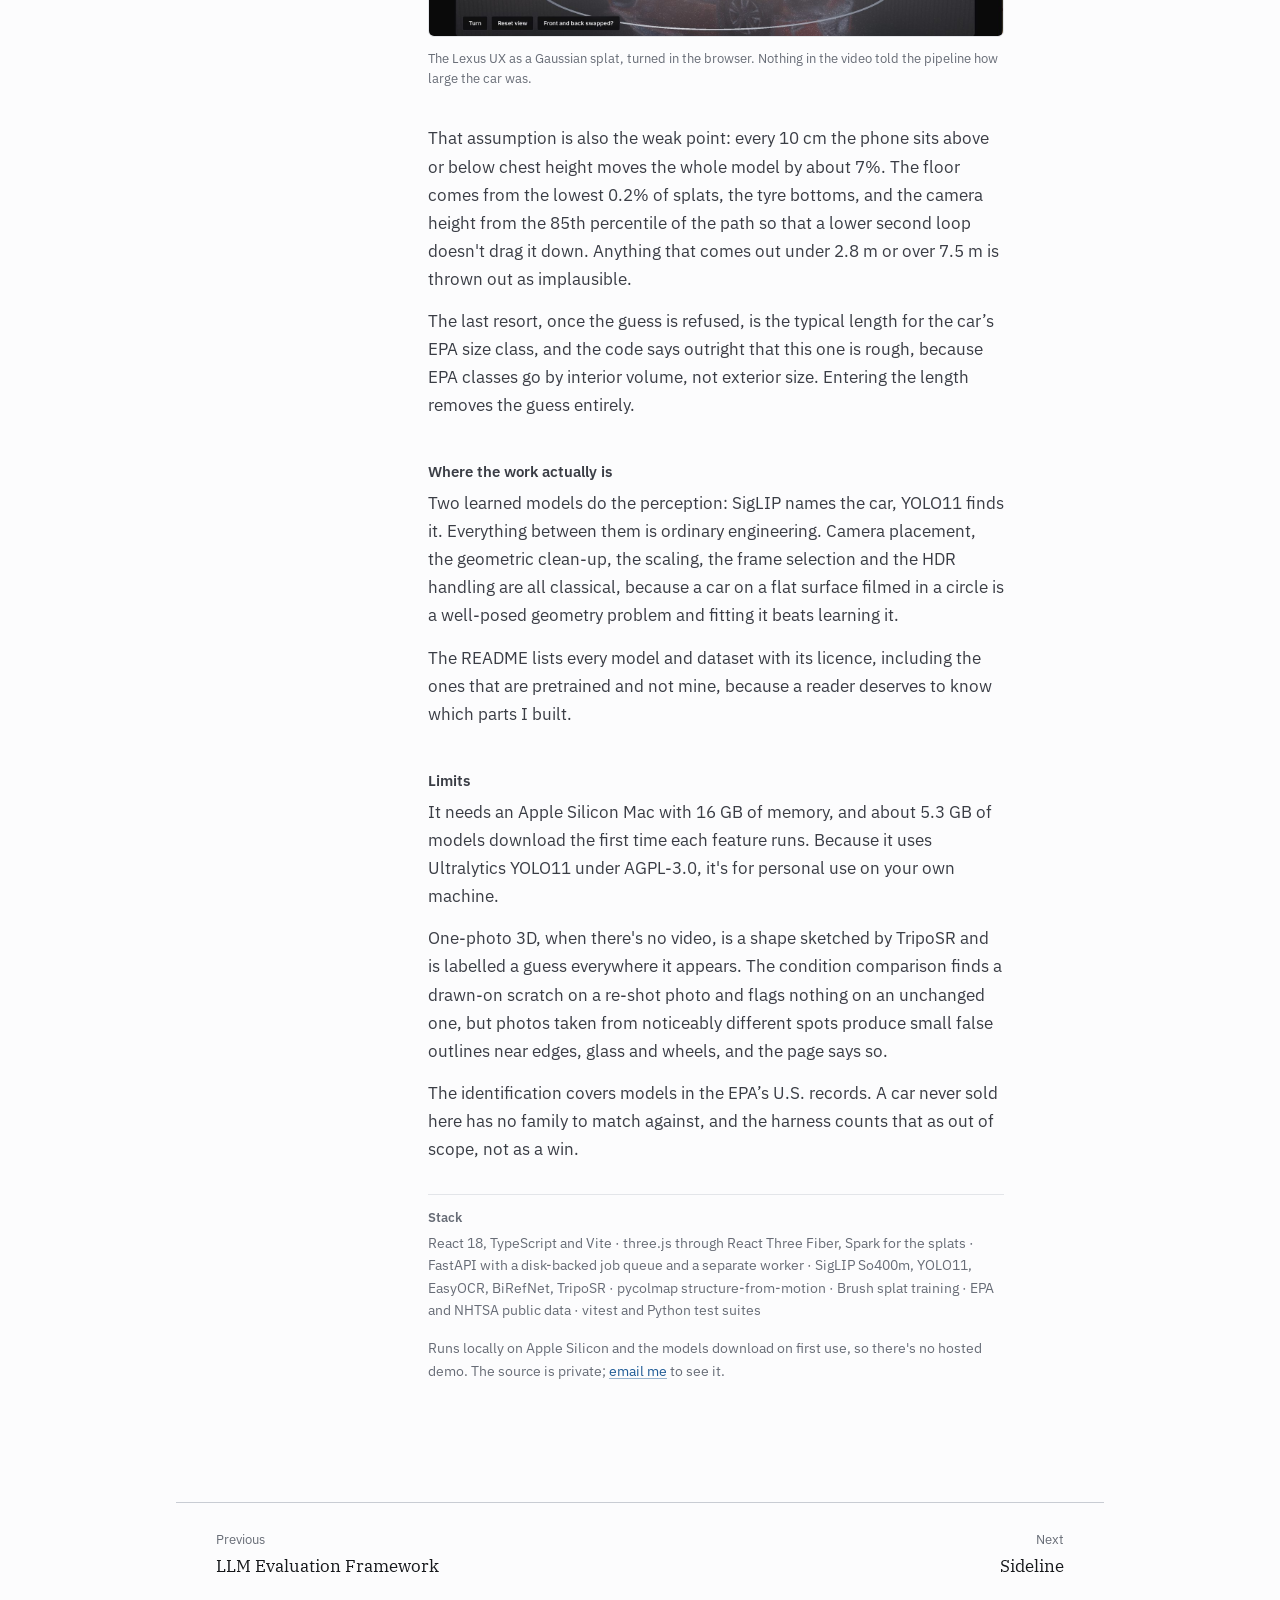
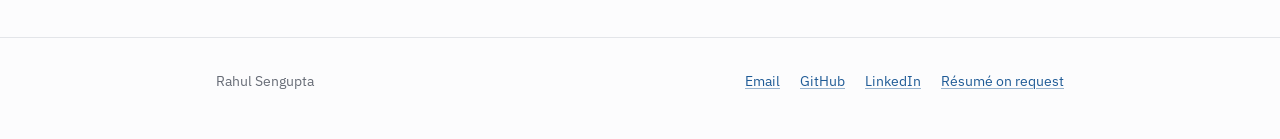
<file: projects/chassis.html>
<!doctype html>
<html lang="en" data-theme="light">
  <head>
    <meta charset="UTF-8" />
    <meta name="viewport" content="width=device-width, initial-scale=1.0" />
    <title>Chassis &middot; Rahul Sengupta</title>
    <meta name="description" content="Identifies a car from one photo with a confidence number calibrated on held-out data, and rebuilds it as a Gaussian-splat 3D model scaled to within 5 cm of the real car from a phone video." />
    <meta property="og:type" content="website" />
    <meta property="og:title" content="Chassis &middot; Rahul Sengupta" />
    <meta property="og:description" content="Identifies a car from one photo with a confidence number calibrated on held-out data, and rebuilds it as a Gaussian-splat 3D model scaled to within 5 cm of the real car from a phone video." />
    <meta property="og:image" content="https://rahul-sg.github.io/portfolio-website/images/og-card.png?v=2" />
    <meta name="twitter:card" content="summary_large_image" />
    <link rel="icon" type="image/svg+xml" href="../favicon.svg?v=11" />
    <link rel="icon" type="image/x-icon" href="../favicon.ico?v=11" />
    <link rel="icon" type="image/png" sizes="32x32" href="../favicon-32x32.png?v=11" />
    <link rel="apple-touch-icon" sizes="180x180" href="../apple-touch-icon.png?v=11" />
    <link rel="preconnect" href="https://fonts.googleapis.com" />
    <link rel="preconnect" href="https://fonts.gstatic.com" crossorigin />
    <link href="https://fonts.googleapis.com/css2?family=IBM+Plex+Sans:wght@400;500;600&family=IBM+Plex+Serif:wght@400;500;600&display=swap" rel="stylesheet" />
    <link rel="stylesheet" href="../styles.css?v=11" />
    <script>
      // Applied before first paint so a returning dark-mode reader never sees a flash.
      try {
        var t = localStorage.getItem("theme");
        if (t === "dark" || t === "light") document.documentElement.dataset.theme = t;
      } catch (e) {}
    </script>
  </head>
  <body>
    <a class="skip-link" href="#main">Skip to content</a>
    <nav class="subnav" aria-label="Sections">
      <div class="wrap subnav-inner">
        <a class="subnav-brand" href="../index.html">Rahul Sengupta</a>
        <a href="../index.html#work">Work</a>
        <a href="../index.html#education">Education</a>
        <a href="../index.html#experience">Experience</a>
        <a href="../index.html#tools">Tools</a>
        <a href="../index.html#contact">Contact</a>
        <button class="theme-toggle" type="button" id="theme-toggle"
                aria-label="Switch between light and dark">
          <span class="theme-toggle-label">Dark</span>
        </button>
      </div>
    </nav>

    <main id="main">
      <article class="section wrap project project-page">
        <div class="project-aside">
          <dl class="facts">
            <div><dt>Context</dt><dd>Personal, solo</dd></div>
            <div><dt>Role</dt><dd>Everything</dd></div>
            <div><dt>Status</dt><dd>Source private; runs locally</dd></div>
          </dl>
          <dl class="keyfigs">
            <div><dt>81%</dt><dd>exact make and model, held out</dd></div>
            <div><dt>5 cm</dt><dd>worst axis, 3D self-scaled</dd></div>
            <div><dt>1,454</dt><dd>model families it can name</dd></div>
          </dl>
          <p class="aside-back"><a href="../index.html#work">All work</a></p>
        </div>

        <div class="project-body">
          <header class="page-head">
            <h1>Chassis</h1>
            <p class="page-sub">Naming a car from one photo, and rebuilding it in 3D at true size</p>
          </header>

          <p class="lead">A Mac app that identifies a car from a single photo against every model in the EPA&rsquo;s U.S. records, with a match percentage calibrated on held-out photos so it can be read at face value, and that turns a thirty second walk-around video into a Gaussian-splat model standing at its real size.</p>
          <figure class="shot">
            <a href="../images/chassis-garage.jpg" target="_blank" rel="noopener">
              <img src="../images/chassis-garage.jpg" alt="Two cars reconstructed from separate videos and placed by the pipeline, not by hand. The Lexus comes out at 4.5 m and the Tanks and Temples test truck at 5.4 m, so parking them together is a check on the scaling as much as a way to look at them." loading="lazy" />
            </a>
            <figcaption>Two cars reconstructed from separate videos and placed by the pipeline, not by hand. The Lexus comes out at 4.5 m and the Tanks and Temples test truck at 5.4 m, so parking them together is a check on the scaling as much as a way to look at them.</figcaption>
          </figure>

            <h2>What it is</h2>
            <p>Chassis does two things on a Mac, with nothing leaving it. One photo gives the make, model and likely model years, matched against every model in the EPA&rsquo;s U.S. records since 1984, with the spec sheet, recalls and crash ratings behind it. A thirty second walk-around video becomes a photoreal Gaussian-splat model of that car, standing upright at its true size.</p>
            <p>The rest of the app sits around those two: a collection of cars you have spotted, paint and wheel previews, a condition record, a sell kit, and a garage that parks everything side by side to scale.</p>

            <h2>A confidence number that means something</h2>
            <p>Identification is zero-shot. YOLO11 segmentation finds the largest vehicle and squares up a crop around it, then SigLIP embeds that crop and also embeds a short sentence for each of the 1,454 model families in the EPA data, two phrasings averaged, so the nearest sentences are the candidates. Nothing is trained on car photos. The year range works the same way, one sentence per model year, and the range grows outward from the best year until it holds 90% of the year probability or reaches five years, whichever comes first.</p>
            <p>When a guess isn't good enough there's a way out of probability altogether. Point it at the VIN and EasyOCR reads the windscreen plate, door sticker or registration. North American VINs carry a check digit in position 9, so a misread gets caught instead of trusted, and the characters that OCR habitually confuses, S for 5, B for 8, Z for 2, G for 6, D for 0, are swapped until the check digit agrees. NHTSA then confirms the decode.</p>
            <p>That gives a percentage next to every answer, and a percentage is worthless unless it tracks reality. So it was measured.</p>
            <figure class="diagram">
              <svg viewBox="0 0 740 196" role="img" aria-label="Accuracy by shown confidence on 600 held-out photos. Accuracy rises at every step of the scale, so the match percentage can be read at face value."><text class="dg-band" x="0" y="12">ACCURACY BY SHOWN CONFIDENCE, 600 HELD-OUT PHOTOS</text><rect class="dg-box" x="132" y="30" width="420" height="22" rx="3"/><rect class="dg-box dg-box--accent" x="132" y="30" width="412" height="22" rx="3"/><text class="dg-t" x="0" y="45">Shown 95% or more</text><text class="dg-t" x="562" y="45">98% right</text><text class="dg-src" x="648" y="45">n = 159</text><rect class="dg-box" x="132" y="68" width="420" height="22" rx="3"/><rect class="dg-box dg-box--accent" x="132" y="68" width="372" height="22" rx="3"/><text class="dg-t" x="0" y="83">Shown 80 to 95%</text><text class="dg-t" x="562" y="83">89% right</text><text class="dg-src" x="648" y="83">n = 166</text><rect class="dg-box" x="132" y="106" width="420" height="22" rx="3"/><rect class="dg-box dg-box--accent" x="132" y="106" width="315" height="22" rx="3"/><text class="dg-t" x="0" y="121">Shown 50 to 80%</text><text class="dg-t" x="562" y="121">75% right</text><text class="dg-src" x="648" y="121">n = 189</text><rect class="dg-box" x="132" y="144" width="420" height="22" rx="3"/><rect class="dg-box dg-box--accent" x="132" y="144" width="200" height="22" rx="3"/><text class="dg-t" x="0" y="159">Shown below 50%</text><text class="dg-t" x="562" y="159">48% right</text><text class="dg-src" x="648" y="159">n = 86</text><text class="dg-src" x="132" y="182">0</text><text class="dg-src" x="552" y="182" text-anchor="end">100%</text></svg>
              <figcaption>Accuracy rises at every step of the scale, which is the only thing that makes a confidence number worth showing. A reader who sees 62% can treat it as a coin flip they are likely to win, not as a guess dressed up as a number.</figcaption>
            </figure>

            <h2>Measuring it without marking my own homework</h2>
            <p>The test set is Stanford Cars, 600 photos the model had never been tuned on. Getting there took some care. Stanford labels look like <code>acura tl sedan 2012</code>, which has to be matched to an EPA model family before anything can be scored; 24 of the 196 classes have no EPA family at all, because they were never sold in the U.S. with an EPA rating, and those are reported and left out of the score.</p>
            <p>The year-range settings were tuned on the first 600 photos of a fixed shuffle. The numbers below come from the next 600, which played no part in that. Running both tells you how much the tuning bought: 82.3% on the photos it was tuned against, 81.0% on the ones it had never seen. The small gap means the tuning didn't overfit much.</p>
            <p>On the held-out 600: 81.0% name the exact make and model, 96.8% have it in the top five, 95.7% get the make right, and 86% of the year ranges contain the true year, with ranges averaging 4.6 years. It takes 0.8 seconds a photo on an M1 Pro.</p>
            <p>The harness also prints the twelve most common confusions. They are almost all one car mistaken for its own sibling: a Ferrari 458 Italia called a 458 Spider, a Jaguar XK called an XKR, a BMW X6 called an ActiveHybrid X6. Those are the coupe and the convertible, the base car and the performance trim, the petrol car and the hybrid.</p>
            <p>One caveat belongs with those numbers. Stanford Cars photos are mostly clean, well-framed shots, so the calibration is measured under easier conditions than a phone photo taken across a car park. The ranking should hold; the exact percentages may not.</p>

            <h2>From a phone video to a car at real size</h2>
            <p>The 3D side is mostly not machine learning. ffmpeg samples three candidates per kept frame and takes the sharpest of each slice by variance of the Laplacian, 150 frames at 1600px. Phones film HDR by default, and read naively those frames come out flat and dull, an orange car turning brown, so the HLG or PQ curve is undone at 16 bits and mapped back through HDR&rsquo;s 203 nit reference white. YOLO11 outlines the car in every frame, and turntable videos are spotted by the background standing still while the car turns.</p>
            <p>Then the video is checked before anything slow runs, against thresholds taken from real captures: portrait orientation, the car running off the sides of more than 75% of frames, filling more than 65% of the picture or less than 6% of it, found in under 60% of frames, or a video under 15 seconds. Any of those and the job stops and says why in plain words, instead of spending twenty minutes making a smear.</p>
            <p>COLMAP then places the cameras: SIFT at 6,000 features a frame, each frame matched against its next ten and every fifth frame against every other fifth so the end of the walk finds the start, then incremental mapping. It gets up to three attempts, varying whether masks are used and whether the lens is solved once or per frame, until 60% of frames are placed; under 40% it gives up and says why. Brush then trains the splat for 12,000 steps on the masked frames.</p>
            <p>The clean-up is where a splat stops looking like soup. Every splat&rsquo;s centre is projected into 30 frames and survives only if it lands on the car in at least 60% of the frames that can see it, voting against outlines pulled 10px tighter than the ones used for training. Only the largest connected blob is kept, which is what removes floaters. Long splats have to keep both ends on the body, because streaks reaching off the panel are what make edges look smeared. Then the road goes: splats lying flat at floor level, low ones outside the car&rsquo;s outline seen from above, and pale ones at pavement height. The floor is set at the bottom of the tyres.</p>
            <p>The splat file is only ever filtered, never moved. One transform at the viewer centres it, stands it upright and scales it to metres, so view-dependent colour stays correct.</p>
            <figure class="diagram">
              <svg viewBox="0 0 740 284" role="img" aria-label="The capture pipeline, from a phone video to a car standing upright at real size."><defs><marker id="dg-a" viewBox="0 0 8 8" refX="7" refY="4" markerWidth="7" markerHeight="7" orient="auto"><path class="dg-head" d="M0 1 L7 4 L0 7 z"/></marker></defs><text class="dg-band" x="0" y="12">PHONE VIDEO IN</text><rect class="dg-box" x="0" y="26" width="172" height="46" rx="4"/><text class="dg-t" text-anchor="middle"><tspan x="86" y="46">ffmpeg picks the</tspan><tspan x="86" y="61">sharpest 150 frames</tspan></text><path class="dg-arr" d="M176 49 L196 49" marker-end="url(#dg-a)"/><rect class="dg-box" x="196" y="26" width="160" height="46" rx="4"/><text class="dg-t" text-anchor="middle"><tspan x="276" y="46">HDR decoded at</tspan><tspan x="276" y="61">16 bits, not flat</tspan></text><path class="dg-arr" d="M360 49 L380 49" marker-end="url(#dg-a)"/><rect class="dg-box" x="380" y="26" width="168" height="46" rx="4"/><text class="dg-t" text-anchor="middle"><tspan x="464" y="46">YOLO11 outlines</tspan><tspan x="464" y="61">the car per frame</tspan></text><path class="dg-arr" d="M552 49 L572 49" marker-end="url(#dg-a)"/><rect class="dg-box dg-box--accent" x="572" y="26" width="168" height="46" rx="4"/><text class="dg-t" text-anchor="middle"><tspan x="656" y="46">Check: pause if it</tspan><tspan x="656" y="61">will come out smeared</tspan></text><path class="dg-arr" d="M656 76 V104 H95 V130" marker-end="url(#dg-a)"/><text class="dg-src" x="105" y="99">frames and masks, cleared to build</text><rect class="dg-box" x="0" y="138" width="190" height="46" rx="4"/><text class="dg-t" text-anchor="middle"><tspan x="95" y="158">COLMAP places</tspan><tspan x="95" y="173">every frame</tspan></text><path class="dg-arr" d="M194 161 L214 161" marker-end="url(#dg-a)"/><rect class="dg-box" x="214" y="138" width="210" height="46" rx="4"/><text class="dg-t" text-anchor="middle"><tspan x="319" y="158">Brush trains the splat</tspan><tspan x="319" y="173">12,000 steps</tspan></text><path class="dg-arr" d="M428 161 L448 161" marker-end="url(#dg-a)"/><rect class="dg-box dg-box--accent" x="448" y="138" width="230" height="46" rx="4"/><text class="dg-t" text-anchor="middle"><tspan x="563" y="158">Clean-up: cross-view votes,</tspan><tspan x="563" y="173">needles, haze, road</tspan></text><text class="dg-band" x="0" y="214">STOOD UPRIGHT AT REAL SIZE</text><rect class="dg-box" x="0" y="228" width="270" height="46" rx="4"/><text class="dg-t" text-anchor="middle"><tspan x="135" y="248">Scale from the length you enter,</tspan><tspan x="135" y="263">or the height it was filmed at</tspan></text><path class="dg-arr" d="M274 251 L294 251" marker-end="url(#dg-a)"/><rect class="dg-box dg-box--accent" x="294" y="228" width="250" height="46" rx="4"/><text class="dg-t" text-anchor="middle"><tspan x="419" y="248">Lexus UX measured 4.49 m</tspan><tspan x="419" y="263">against 4.50 m real</tspan></text></svg>
              <figcaption>The capture pipeline. The check before the long part matters: a full capture takes 15 to 30 minutes, so a video that can't work is better caught in the first thirty seconds.</figcaption>
            </figure>

            <h2>Getting the size right with nothing to measure against</h2>
            <p>A reconstruction from a single camera has no inherent scale, and there's no ruler in the shot. If you know your car&rsquo;s length you can type it. If you do not, the fallback is that the camera itself is the reference: people hold a phone at about chest height while walking around a car, 1.48 m, and the floor position is already known from the tyres.</p>
            <p>A Lexus UX filmed on an iPhone scaled itself to 4.49 &times; 1.84 &times; 1.49 m, length by width by height. The real car is 4.50 &times; 1.84 &times; 1.54 m. Length within a centimetre and width exact, from a phone video and an assumption about how tall a person is. The height comes out about 5 cm low, and an earlier build of the same video, before the clean-up rules were tightened, landed at 4.46 &times; 1.85 &times; 1.49 m.</p>
          <figure class="shot">
            <a href="../images/chassis-360.jpg" target="_blank" rel="noopener">
              <img src="../images/chassis-360.jpg" alt="The Lexus UX as a Gaussian splat, turned in the browser. Nothing in the video told the pipeline how large the car was." loading="lazy" />
            </a>
            <figcaption>The Lexus UX as a Gaussian splat, turned in the browser. Nothing in the video told the pipeline how large the car was.</figcaption>
          </figure>
            <p>That assumption is also the weak point: every 10 cm the phone sits above or below chest height moves the whole model by about 7%. The floor comes from the lowest 0.2% of splats, the tyre bottoms, and the camera height from the 85th percentile of the path so that a lower second loop doesn't drag it down. Anything that comes out under 2.8 m or over 7.5 m is thrown out as implausible.</p>
            <p>The last resort, once the guess is refused, is the typical length for the car&rsquo;s EPA size class, and the code says outright that this one is rough, because EPA classes go by interior volume, not exterior size. Entering the length removes the guess entirely.</p>

            <h2>Where the work actually is</h2>
            <p>Two learned models do the perception: SigLIP names the car, YOLO11 finds it. Everything between them is ordinary engineering. Camera placement, the geometric clean-up, the scaling, the frame selection and the HDR handling are all classical, because a car on a flat surface filmed in a circle is a well-posed geometry problem and fitting it beats learning it.</p>
            <p>The README lists every model and dataset with its licence, including the ones that are pretrained and not mine, because a reader deserves to know which parts I built.</p>

            <h2>Limits</h2>
            <p>It needs an Apple Silicon Mac with 16 GB of memory, and about 5.3 GB of models download the first time each feature runs. Because it uses Ultralytics YOLO11 under AGPL-3.0, it's for personal use on your own machine.</p>
            <p>One-photo 3D, when there's no video, is a shape sketched by TripoSR and is labelled a guess everywhere it appears. The condition comparison finds a drawn-on scratch on a re-shot photo and flags nothing on an unchanged one, but photos taken from noticeably different spots produce small false outlines near edges, glass and wheels, and the page says so.</p>
            <p>The identification covers models in the EPA&rsquo;s U.S. records. A car never sold here has no family to match against, and the harness counts that as out of scope, not as a win.</p>

          <p class="stack"><span class="stack-label">Stack</span> React 18, TypeScript and Vite &middot; three.js through React Three Fiber, Spark for the splats &middot; FastAPI with a disk-backed job queue and a separate worker &middot; SigLIP So400m, YOLO11, EasyOCR, BiRefNet, TripoSR &middot; pycolmap structure-from-motion &middot; Brush splat training &middot; EPA and NHTSA public data &middot; vitest and Python test suites</p>
          <p class="project-links">
              <span class="note">Runs locally on Apple Silicon and the models download on first use, so there's no hosted demo. The source is private; <a href="mailto:rahul_sen_gupta@yahoo.com?subject=Code%20for%20Chassis">email me</a> to see it.</span>
          </p>
        </div>
      </article>

      <nav class="wrap pager" aria-label="Other projects">
        <a class="pager-link pager-prev" href="llm-evaluation.html">
          <span class="pager-label">Previous</span>
          <span class="pager-name">LLM Evaluation Framework</span>
        </a>
        <a class="pager-link pager-next" href="sideline.html">
          <span class="pager-label">Next</span>
          <span class="pager-name">Sideline</span>
        </a>
      </nav>
    </main>

    <footer class="site-footer">
      <div class="wrap site-footer-inner">
        <p>Rahul Sengupta</p>
        <p class="site-footer-links">
          <a href="mailto:rahul_sen_gupta@yahoo.com">Email</a>
          <a href="https://github.com/rahul-sg" target="_blank" rel="noopener">GitHub</a>
          <a href="https://linkedin.com/in/rahul-sg" target="_blank" rel="noopener">LinkedIn</a>
          <a href="mailto:rahul_sen_gupta@yahoo.com?subject=Resume%20request">R&eacute;sum&eacute; on request</a>
        </p>
      </div>
    </footer>

    <script src="../script.js?v=11"></script>
  </body>
</html>
</file>
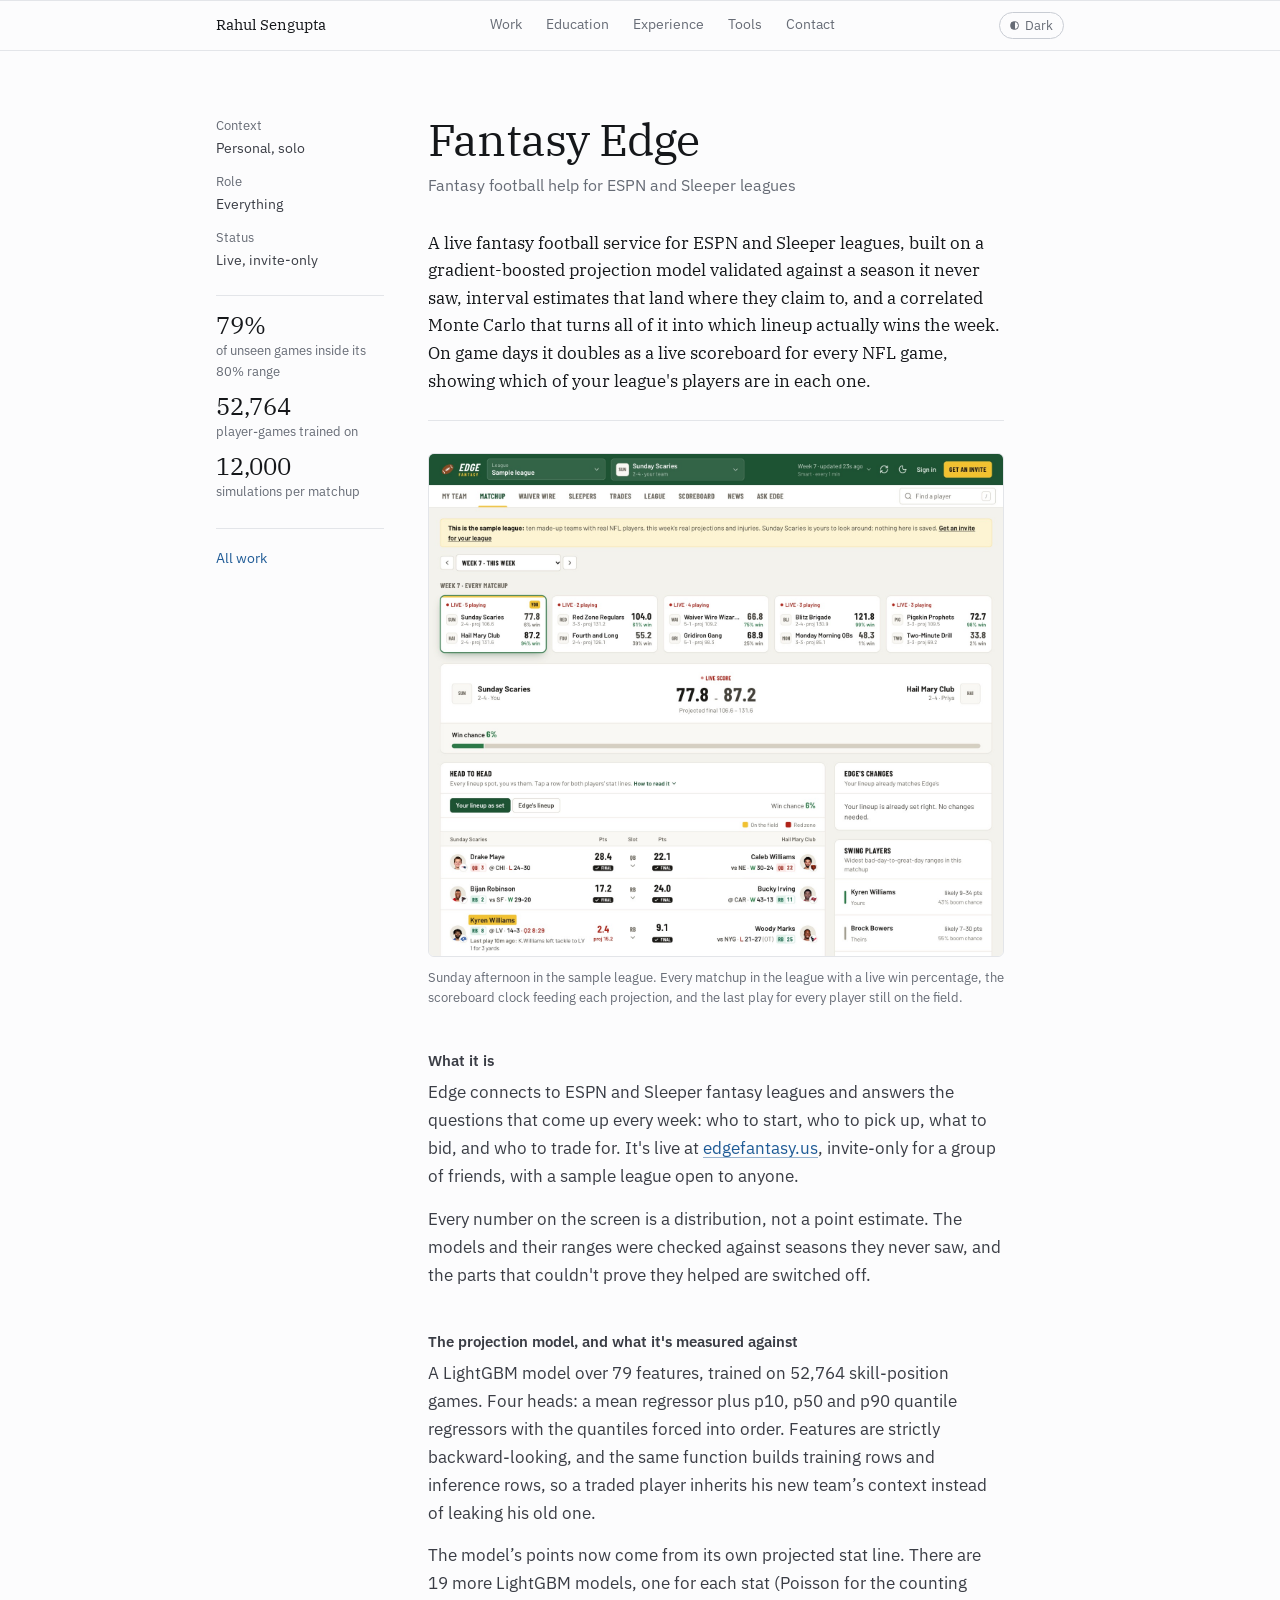
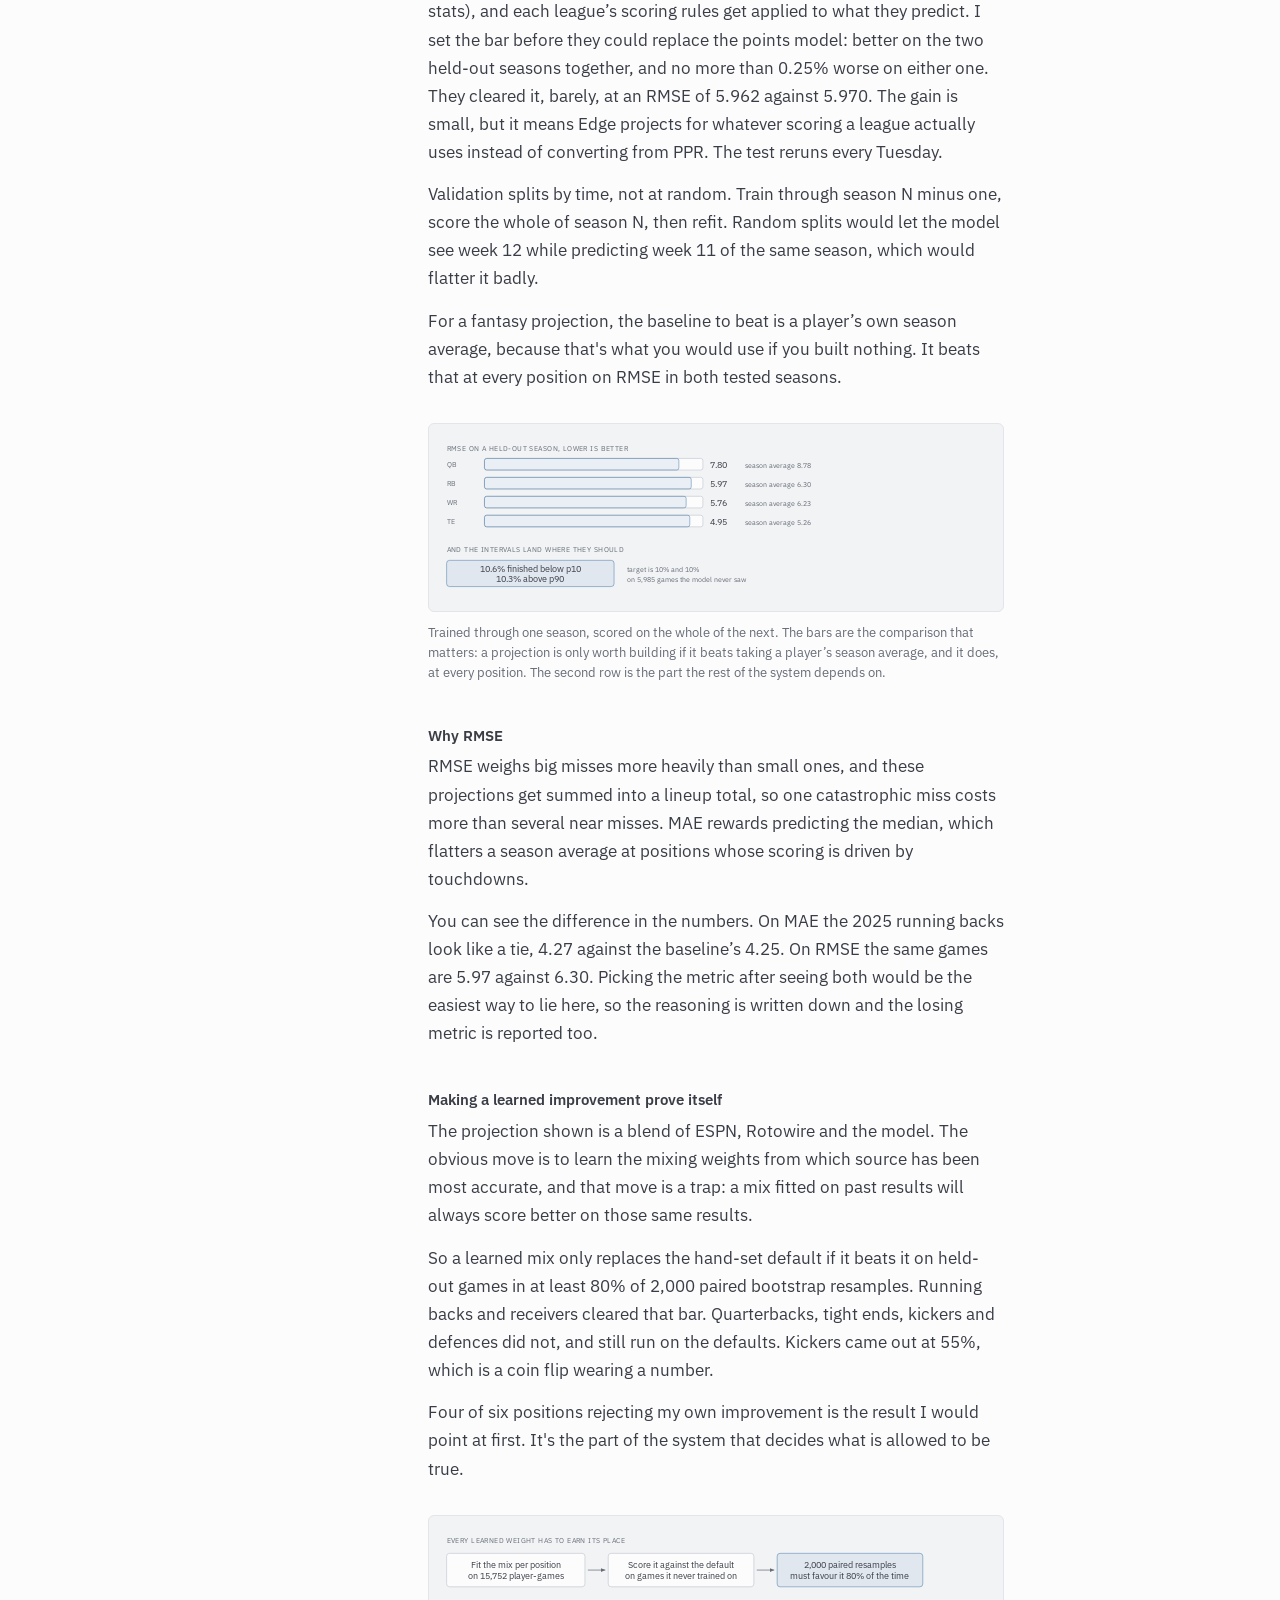
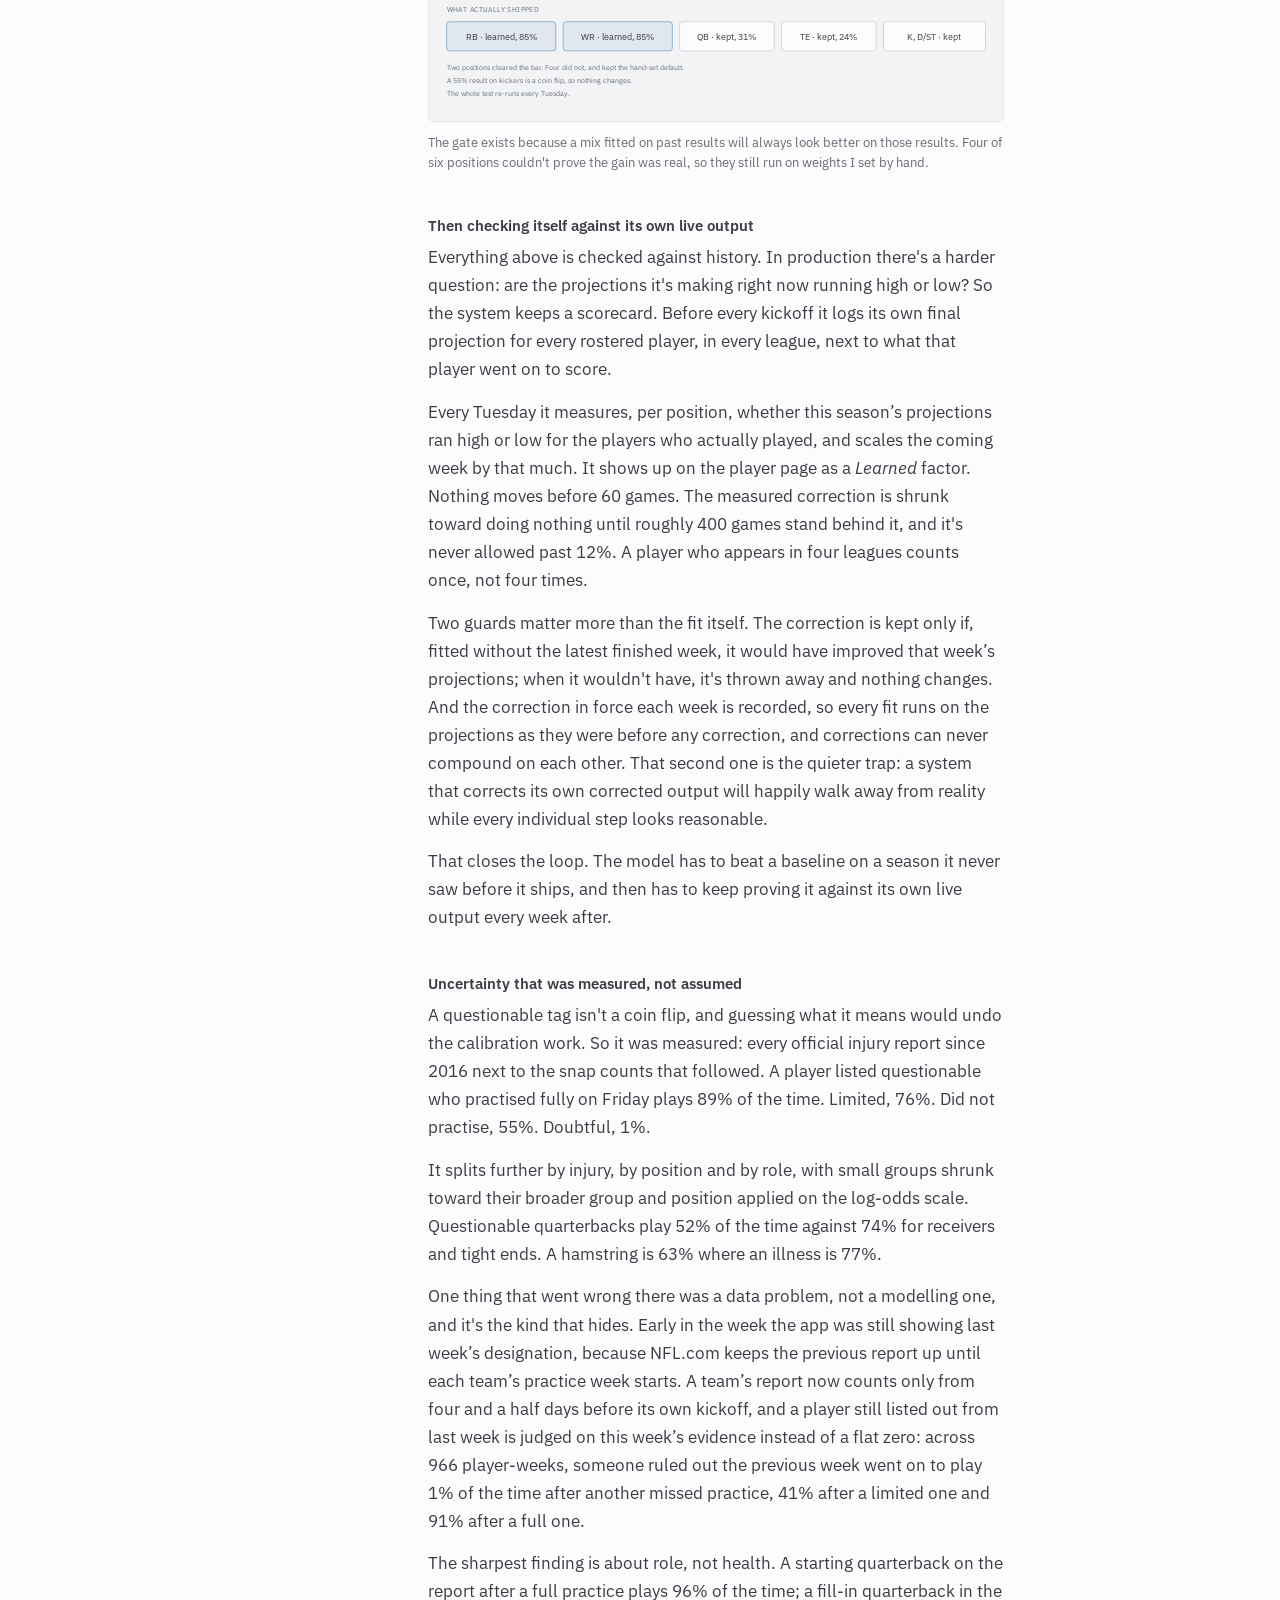
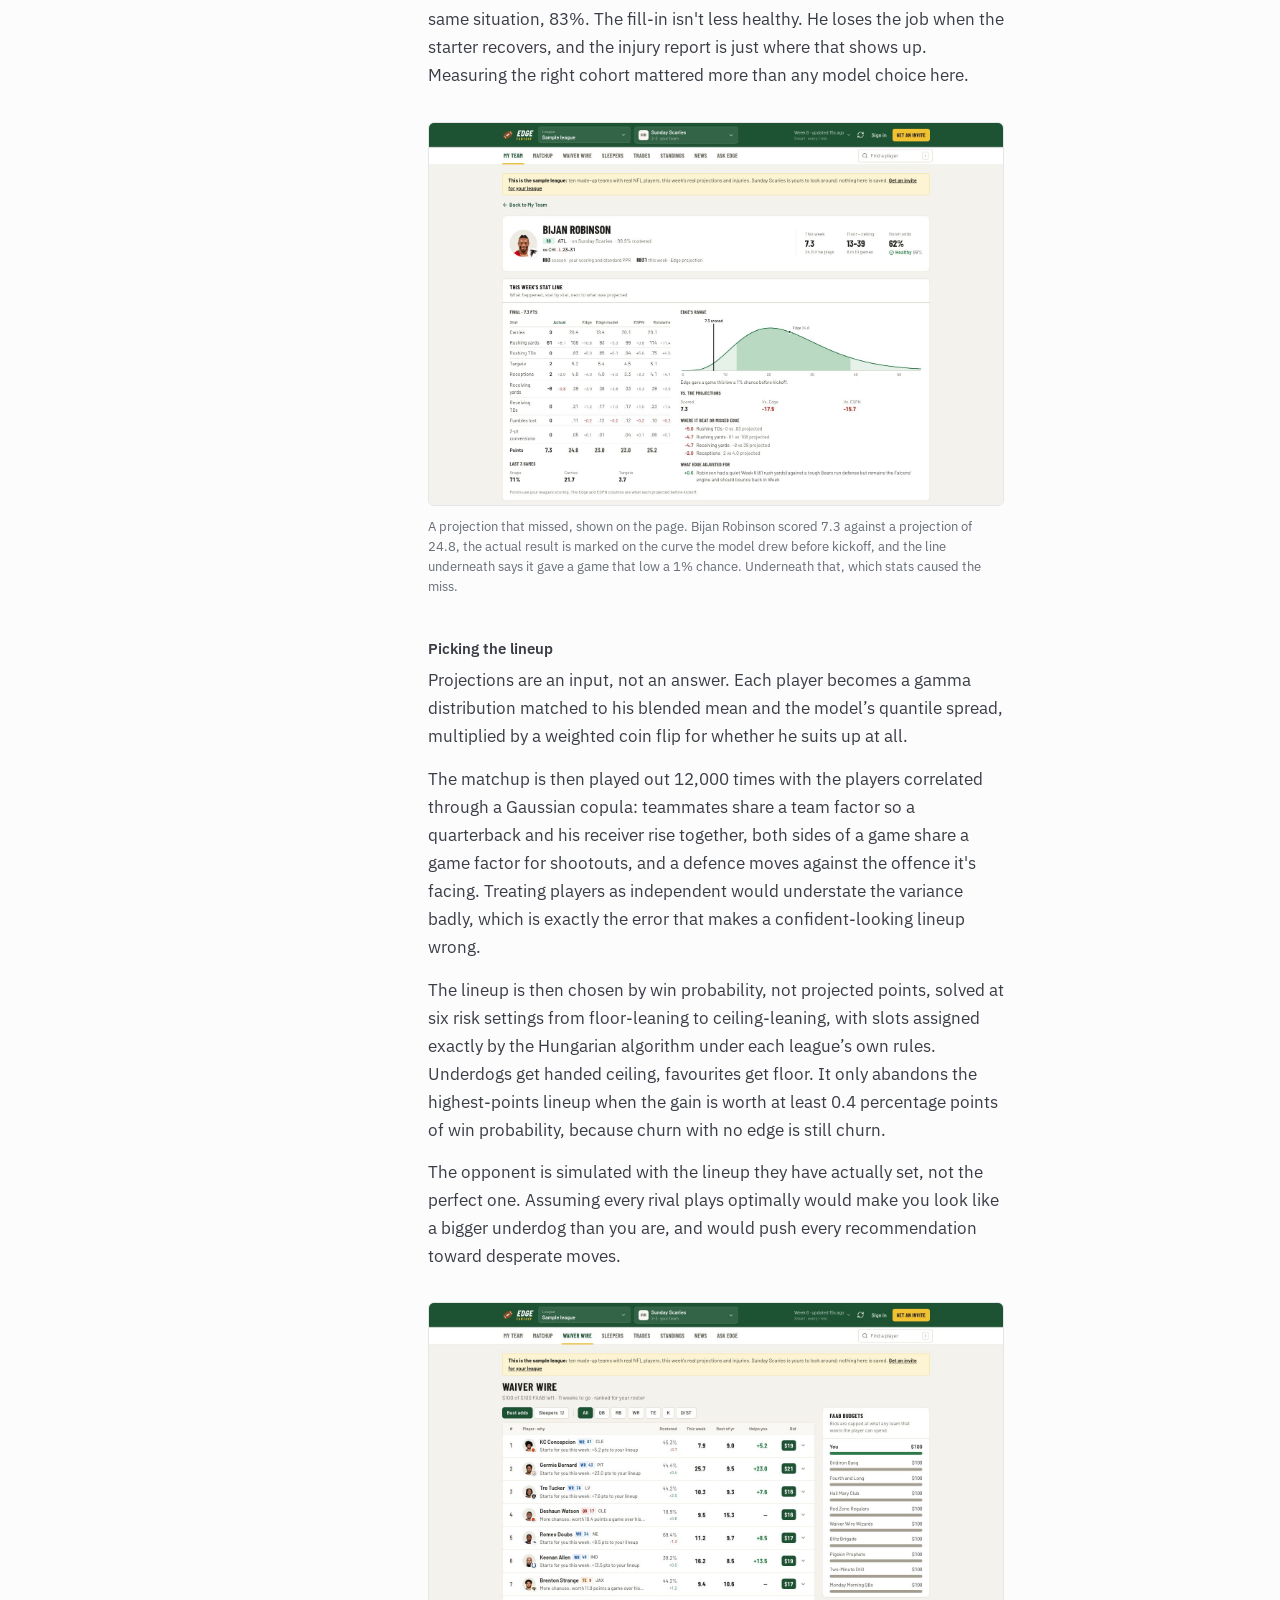
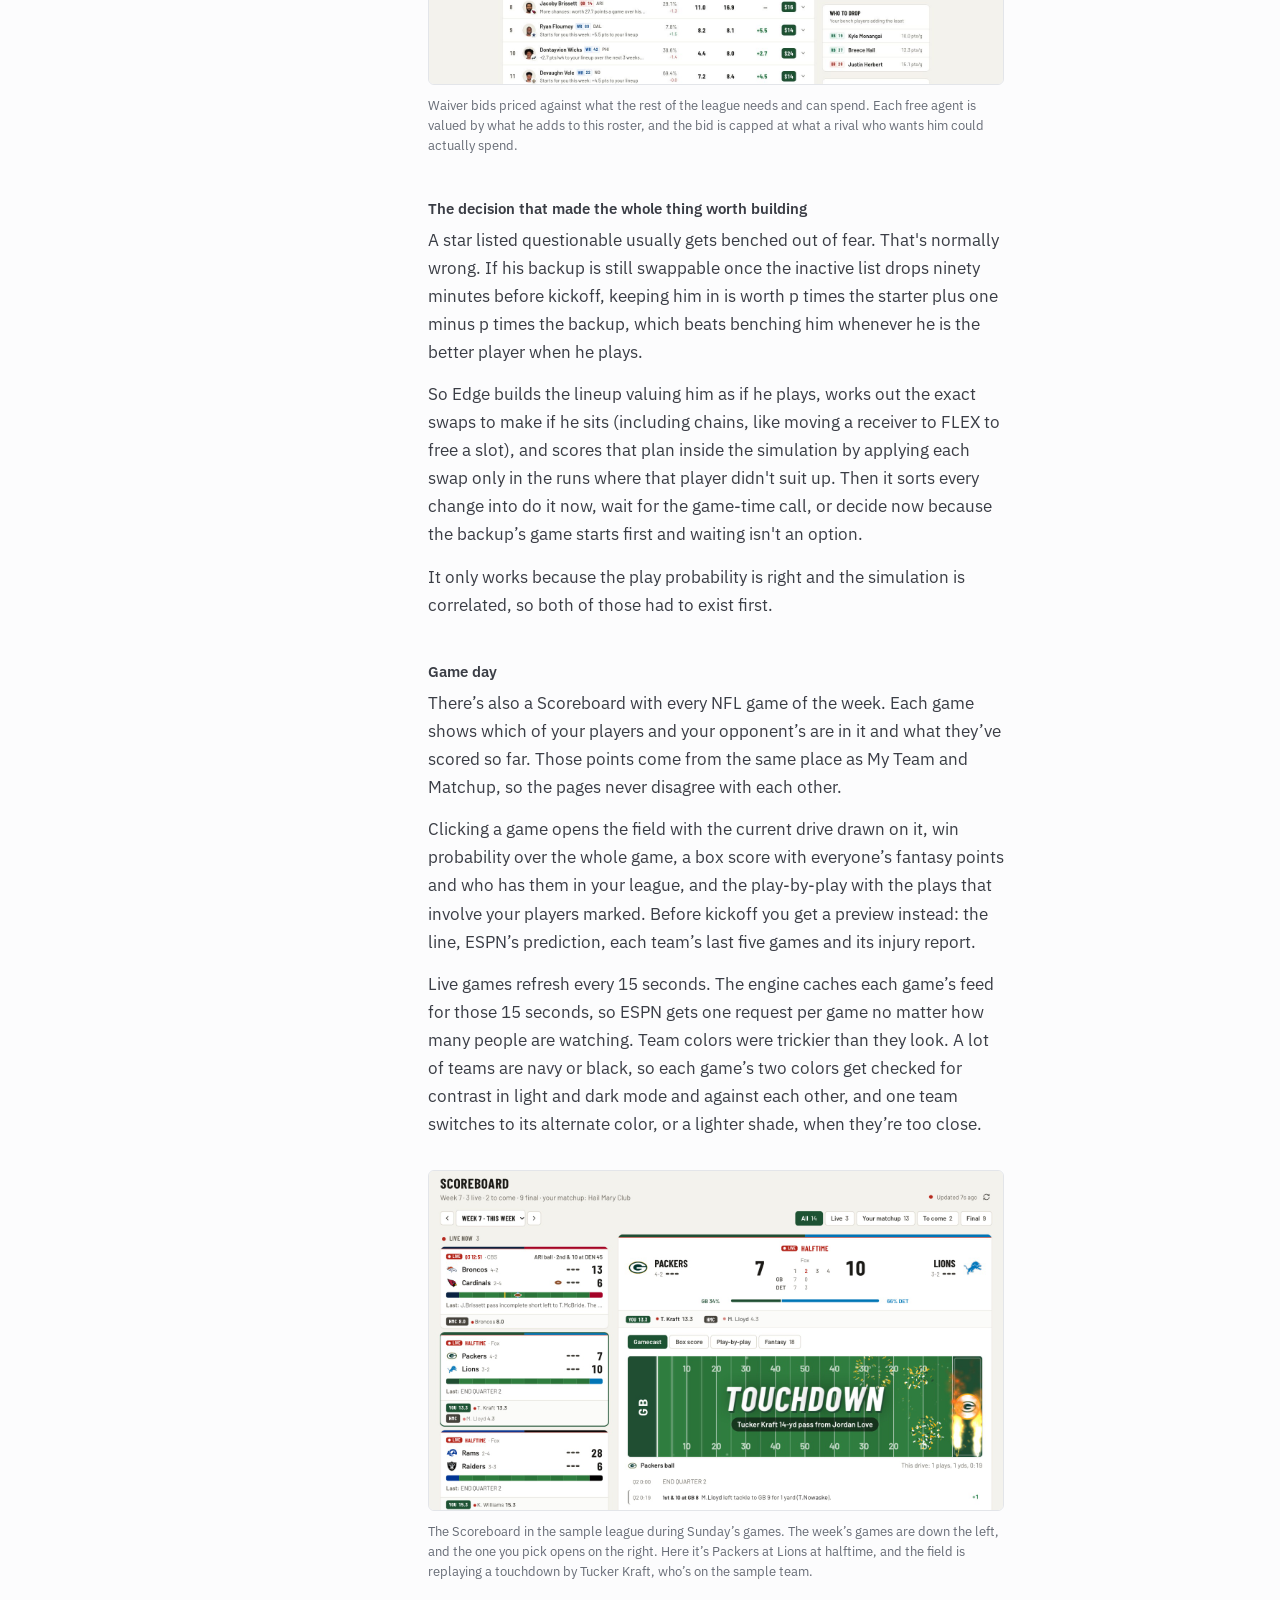
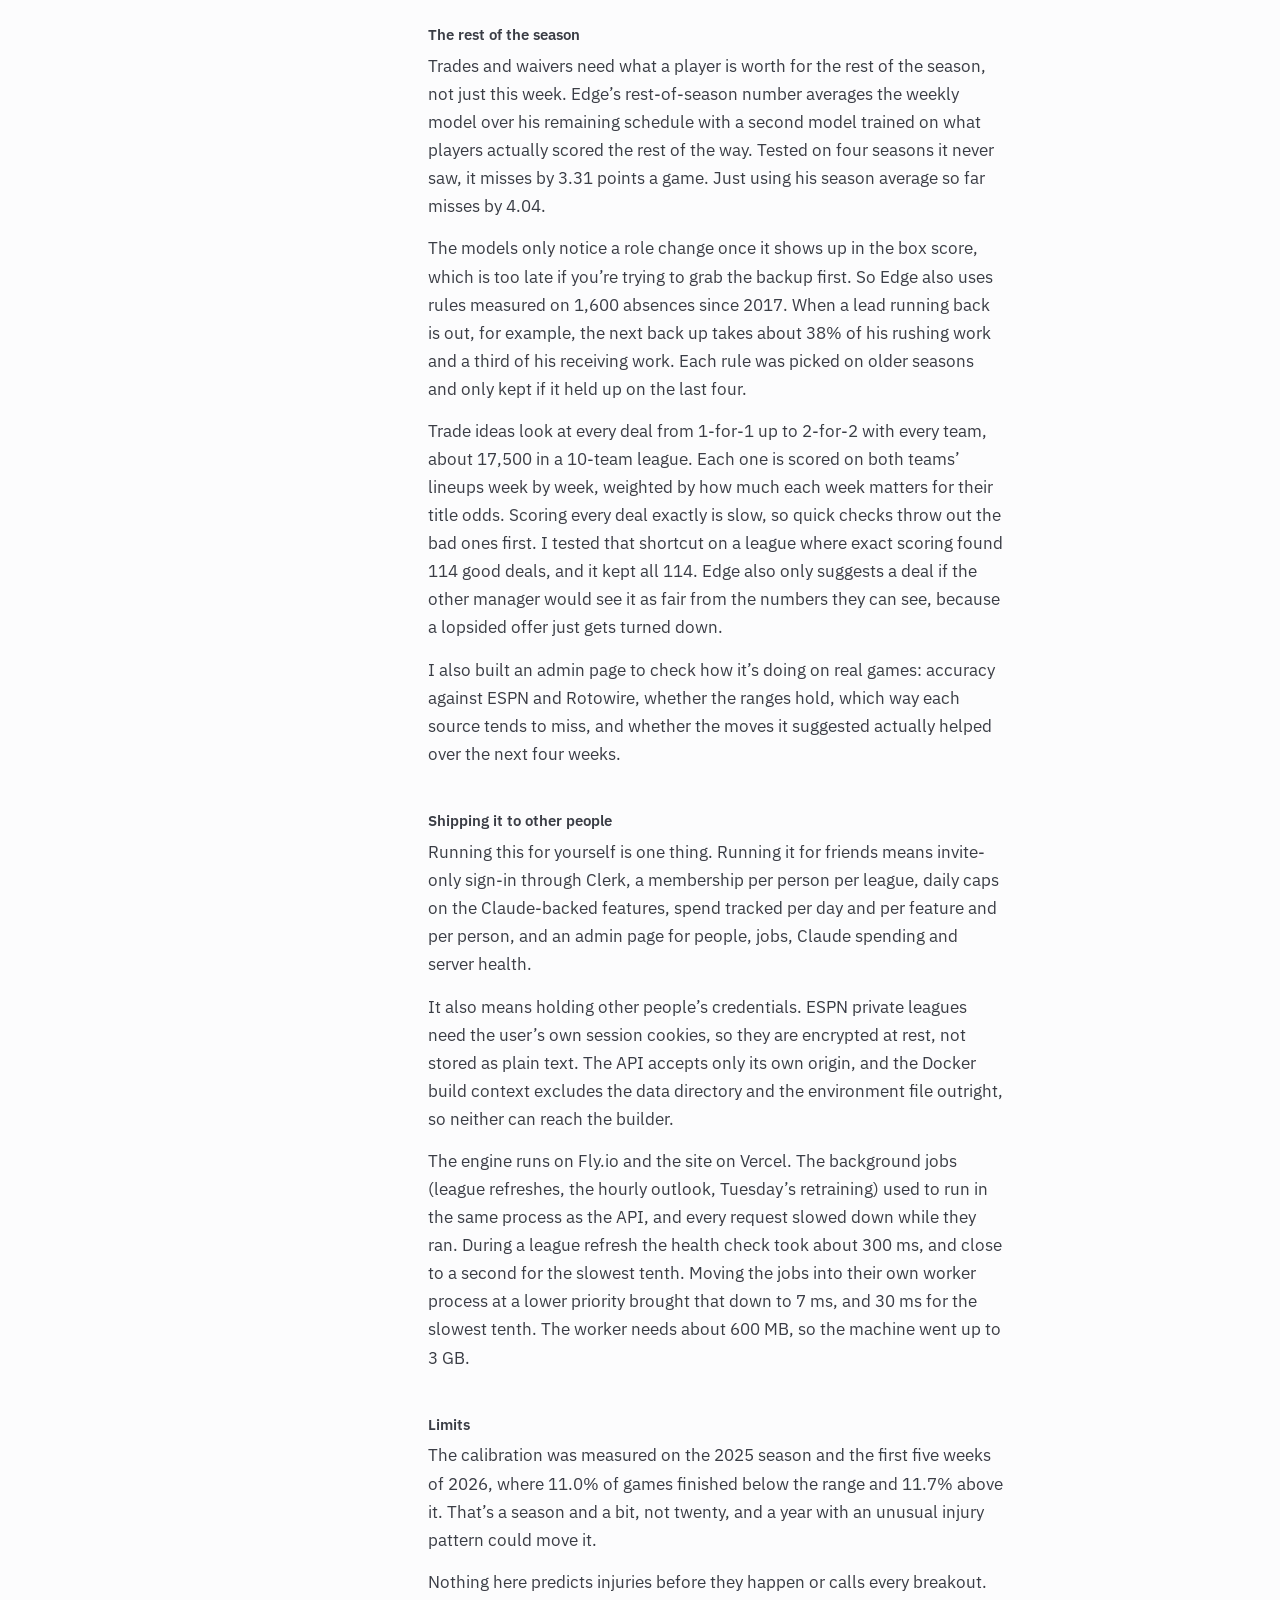
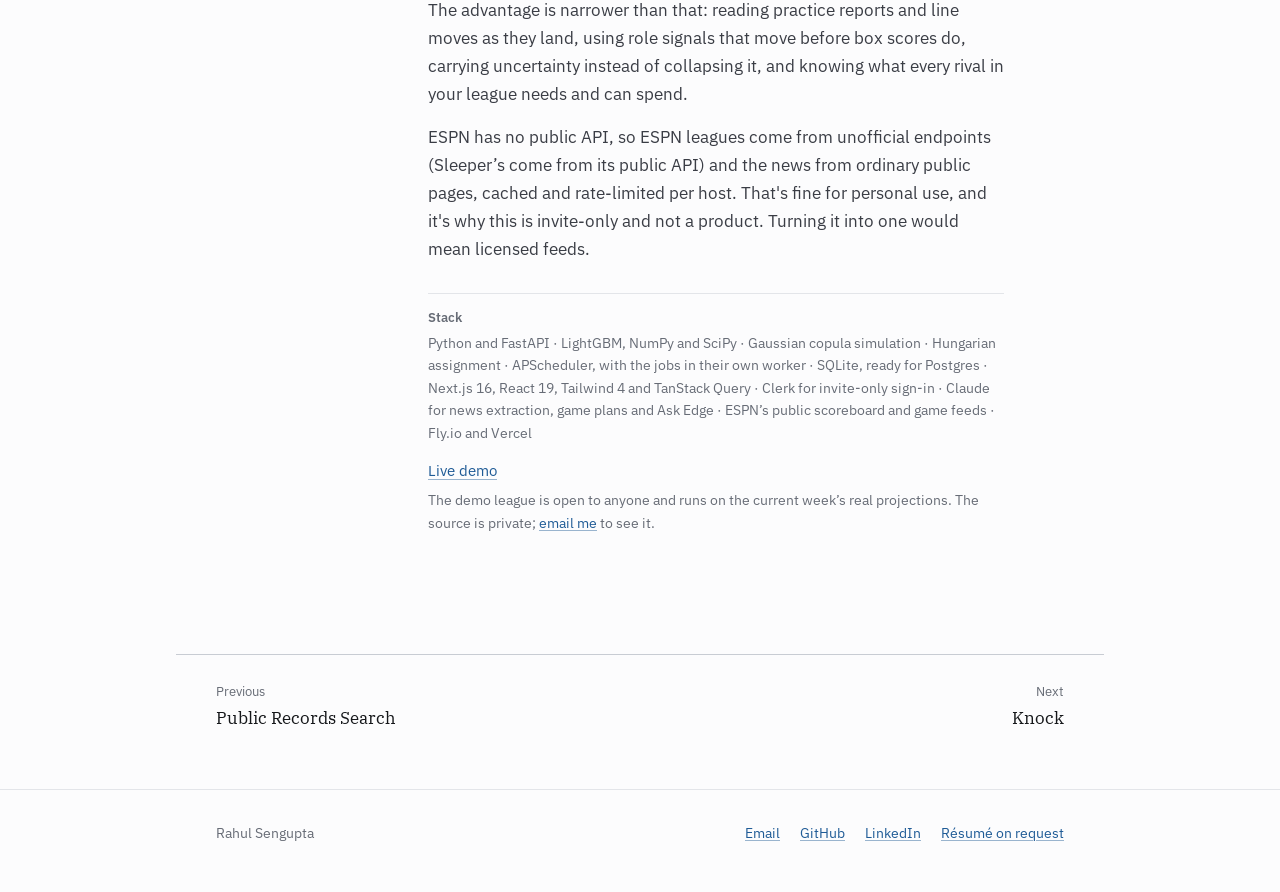
<file: projects/fantasy-edge.html>
<!doctype html>
<html lang="en" data-theme="light">
  <head>
    <meta charset="UTF-8" />
    <meta name="viewport" content="width=device-width, initial-scale=1.0" />
    <title>Fantasy Edge &middot; Rahul Sengupta</title>
    <meta name="description" content="A fantasy football app for ESPN and Sleeper leagues, built on projection models tested on seasons they never saw, ranges that land where they say they will, and 12,000 simulations of every matchup. On game days it's a live scoreboard too." />
    <meta property="og:type" content="website" />
    <meta property="og:title" content="Fantasy Edge &middot; Rahul Sengupta" />
    <meta property="og:description" content="A fantasy football app for ESPN and Sleeper leagues, built on projection models tested on seasons they never saw, ranges that land where they say they will, and 12,000 simulations of every matchup. On game days it's a live scoreboard too." />
    <meta property="og:image" content="https://rahul-sg.github.io/portfolio-website/images/og-card.png?v=2" />
    <meta name="twitter:card" content="summary_large_image" />
    <link rel="icon" type="image/svg+xml" href="../favicon.svg?v=11" />
    <link rel="icon" type="image/x-icon" href="../favicon.ico?v=11" />
    <link rel="icon" type="image/png" sizes="32x32" href="../favicon-32x32.png?v=11" />
    <link rel="apple-touch-icon" sizes="180x180" href="../apple-touch-icon.png?v=11" />
    <link rel="preconnect" href="https://fonts.googleapis.com" />
    <link rel="preconnect" href="https://fonts.gstatic.com" crossorigin />
    <link href="https://fonts.googleapis.com/css2?family=IBM+Plex+Sans:wght@400;500;600&family=IBM+Plex+Serif:wght@400;500;600&display=swap" rel="stylesheet" />
    <link rel="stylesheet" href="../styles.css?v=11" />
    <script>
      // Applied before first paint so a returning dark-mode reader never sees a flash.
      try {
        var t = localStorage.getItem("theme");
        if (t === "dark" || t === "light") document.documentElement.dataset.theme = t;
      } catch (e) {}
    </script>
  </head>
  <body>
    <a class="skip-link" href="#main">Skip to content</a>
    <nav class="subnav" aria-label="Sections">
      <div class="wrap subnav-inner">
        <a class="subnav-brand" href="../index.html">Rahul Sengupta</a>
        <a href="../index.html#work">Work</a>
        <a href="../index.html#education">Education</a>
        <a href="../index.html#experience">Experience</a>
        <a href="../index.html#tools">Tools</a>
        <a href="../index.html#contact">Contact</a>
        <button class="theme-toggle" type="button" id="theme-toggle"
                aria-label="Switch between light and dark">
          <span class="theme-toggle-label">Dark</span>
        </button>
      </div>
    </nav>

    <main id="main">
      <article class="section wrap project project-page">
        <div class="project-aside">
          <dl class="facts">
            <div><dt>Context</dt><dd>Personal, solo</dd></div>
            <div><dt>Role</dt><dd>Everything</dd></div>
            <div><dt>Status</dt><dd>Live, invite-only</dd></div>
          </dl>
          <dl class="keyfigs">
            <div><dt>79%</dt><dd>of unseen games inside its 80% range</dd></div>
            <div><dt>52,764</dt><dd>player-games trained on</dd></div>
            <div><dt>12,000</dt><dd>simulations per matchup</dd></div>
          </dl>
          <p class="aside-back"><a href="../index.html#work">All work</a></p>
        </div>

        <div class="project-body">
          <header class="page-head">
            <h1>Fantasy Edge</h1>
            <p class="page-sub">Fantasy football help for ESPN and Sleeper leagues</p>
          </header>

          <p class="lead">A live fantasy football service for ESPN and Sleeper leagues, built on a gradient-boosted projection model validated against a season it never saw, interval estimates that land where they claim to, and a correlated Monte Carlo that turns all of it into which lineup actually wins the week. On game days it doubles as a live scoreboard for every NFL game, showing which of your league's players are in each one.</p>
          <figure class="shot">
            <a href="../images/fantasy-edge-matchup.jpg" target="_blank" rel="noopener">
              <img src="../images/fantasy-edge-matchup.jpg" alt="Sunday afternoon in the sample league. Every matchup in the league with a live win percentage, the scoreboard clock feeding each projection, and the last play for every player still on the field." loading="lazy" />
            </a>
            <figcaption>Sunday afternoon in the sample league. Every matchup in the league with a live win percentage, the scoreboard clock feeding each projection, and the last play for every player still on the field.</figcaption>
          </figure>

            <h2>What it is</h2>
            <p>Edge connects to ESPN and Sleeper fantasy leagues and answers the questions that come up every week: who to start, who to pick up, what to bid, and who to trade for. It's live at <a href="https://edgefantasy.us" target="_blank" rel="noopener">edgefantasy.us</a>, invite-only for a group of friends, with a sample league open to anyone.</p>
            <p>Every number on the screen is a distribution, not a point estimate. The models and their ranges were checked against seasons they never saw, and the parts that couldn't prove they helped are switched off.</p>

            <h2>The projection model, and what it's measured against</h2>
            <p>A LightGBM model over 79 features, trained on 52,764 skill-position games. Four heads: a mean regressor plus p10, p50 and p90 quantile regressors with the quantiles forced into order. Features are strictly backward-looking, and the same function builds training rows and inference rows, so a traded player inherits his new team&rsquo;s context instead of leaking his old one.</p>
            <p>The model&rsquo;s points now come from its own projected stat line. There are 19 more LightGBM models, one for each stat (Poisson for the counting stats), and each league&rsquo;s scoring rules get applied to what they predict. I set the bar before they could replace the points model: better on the two held-out seasons together, and no more than 0.25% worse on either one. They cleared it, barely, at an RMSE of 5.962 against 5.970. The gain is small, but it means Edge projects for whatever scoring a league actually uses instead of converting from PPR. The test reruns every Tuesday.</p>
            <p>Validation splits by time, not at random. Train through season N minus one, score the whole of season N, then refit. Random splits would let the model see week 12 while predicting week 11 of the same season, which would flatter it badly.</p>
            <p>For a fantasy projection, the baseline to beat is a player&rsquo;s own season average, because that's what you would use if you built nothing. It beats that at every position on RMSE in both tested seasons.</p>
            <figure class="diagram">
              <svg viewBox="0 0 740 206" role="img" aria-label="Held-out accuracy by position against the season-average baseline, and interval coverage against its 10 percent target."><text class="dg-band" x="0" y="12">RMSE ON A HELD-OUT SEASON, LOWER IS BETTER</text><text class="dg-src" x="0" y="34">QB</text><rect class="dg-box" x="52" y="22" width="300" height="16" rx="3"/><rect class="dg-box dg-box--accent" x="52" y="22" width="267" height="16" rx="3"/><text class="dg-t" x="362" y="35">7.80</text><text class="dg-src" x="410" y="35">season average 8.78</text><text class="dg-src" x="0" y="60">RB</text><rect class="dg-box" x="52" y="48" width="300" height="16" rx="3"/><rect class="dg-box dg-box--accent" x="52" y="48" width="284" height="16" rx="3"/><text class="dg-t" x="362" y="61">5.97</text><text class="dg-src" x="410" y="61">season average 6.30</text><text class="dg-src" x="0" y="86">WR</text><rect class="dg-box" x="52" y="74" width="300" height="16" rx="3"/><rect class="dg-box dg-box--accent" x="52" y="74" width="277" height="16" rx="3"/><text class="dg-t" x="362" y="87">5.76</text><text class="dg-src" x="410" y="87">season average 6.23</text><text class="dg-src" x="0" y="112">TE</text><rect class="dg-box" x="52" y="100" width="300" height="16" rx="3"/><rect class="dg-box dg-box--accent" x="52" y="100" width="282" height="16" rx="3"/><text class="dg-t" x="362" y="113">4.95</text><text class="dg-src" x="410" y="113">season average 5.26</text><text class="dg-band" x="0" y="150">AND THE INTERVALS LAND WHERE THEY SHOULD</text><rect class="dg-box dg-box--accent" x="0" y="162" width="230" height="36" rx="4"/><text class="dg-t" text-anchor="middle"><tspan x="115" y="178">10.6% finished below p10</tspan><tspan x="115" y="192">10.3% above p90</tspan></text><text class="dg-src" x="248" y="178">target is 10% and 10%</text><text class="dg-src" x="248" y="192">on 5,985 games the model never saw</text></svg>
              <figcaption>Trained through one season, scored on the whole of the next. The bars are the comparison that matters: a projection is only worth building if it beats taking a player&rsquo;s season average, and it does, at every position. The second row is the part the rest of the system depends on.</figcaption>
            </figure>

            <h2>Why RMSE</h2>
            <p>RMSE weighs big misses more heavily than small ones, and these projections get summed into a lineup total, so one catastrophic miss costs more than several near misses. MAE rewards predicting the median, which flatters a season average at positions whose scoring is driven by touchdowns.</p>
            <p>You can see the difference in the numbers. On MAE the 2025 running backs look like a tie, 4.27 against the baseline&rsquo;s 4.25. On RMSE the same games are 5.97 against 6.30. Picking the metric after seeing both would be the easiest way to lie here, so the reasoning is written down and the losing metric is reported too.</p>

            <h2>Making a learned improvement prove itself</h2>
            <p>The projection shown is a blend of ESPN, Rotowire and the model. The obvious move is to learn the mixing weights from which source has been most accurate, and that move is a trap: a mix fitted on past results will always score better on those same results.</p>
            <p>So a learned mix only replaces the hand-set default if it beats it on held-out games in at least 80% of 2,000 paired bootstrap resamples. Running backs and receivers cleared that bar. Quarterbacks, tight ends, kickers and defences did not, and still run on the defaults. Kickers came out at 55%, which is a coin flip wearing a number.</p>
            <p>Four of six positions rejecting my own improvement is the result I would point at first. It's the part of the system that decides what is allowed to be true.</p>
            <figure class="diagram">
              <svg viewBox="0 0 740 232" role="img" aria-label="How a learned blend weight has to earn its place: it only ships if it beats the default in at least 80 percent of 2,000 bootstrap resamples."><defs><marker id="dg-a" viewBox="0 0 8 8" refX="7" refY="4" markerWidth="7" markerHeight="7" orient="auto"><path class="dg-head" d="M0 1 L7 4 L0 7 z"/></marker></defs><text class="dg-band" x="0" y="12">EVERY LEARNED WEIGHT HAS TO EARN ITS PLACE</text><rect class="dg-box" x="0" y="26" width="190" height="46" rx="4"/><text class="dg-t" text-anchor="middle"><tspan x="95" y="46">Fit the mix per position</tspan><tspan x="95" y="61">on 15,752 player-games</tspan></text><path class="dg-arr" d="M194 49 L218 49" marker-end="url(#dg-a)"/><rect class="dg-box" x="222" y="26" width="200" height="46" rx="4"/><text class="dg-t" text-anchor="middle"><tspan x="322" y="46">Score it against the default</tspan><tspan x="322" y="61">on games it never trained on</tspan></text><path class="dg-arr" d="M426 49 L450 49" marker-end="url(#dg-a)"/><rect class="dg-box dg-box--accent" x="454" y="26" width="200" height="46" rx="4"/><text class="dg-t" text-anchor="middle"><tspan x="554" y="46">2,000 paired resamples</tspan><tspan x="554" y="61">must favour it 80% of the time</tspan></text><text class="dg-band" x="0" y="106">WHAT ACTUALLY SHIPPED</text><rect class="dg-box dg-box--accent" x="0" y="120" width="150" height="40" rx="4"/><text class="dg-t" text-anchor="middle"><tspan x="75" y="145">RB &middot; learned, 85%</tspan></text><rect class="dg-box dg-box--accent" x="160" y="120" width="150" height="40" rx="4"/><text class="dg-t" text-anchor="middle"><tspan x="235" y="145">WR &middot; learned, 85%</tspan></text><rect class="dg-box" x="320" y="120" width="130" height="40" rx="4"/><text class="dg-t" text-anchor="middle"><tspan x="385" y="145">QB &middot; kept, 31%</tspan></text><rect class="dg-box" x="460" y="120" width="130" height="40" rx="4"/><text class="dg-t" text-anchor="middle"><tspan x="525" y="145">TE &middot; kept, 24%</tspan></text><rect class="dg-box" x="600" y="120" width="140" height="40" rx="4"/><text class="dg-t" text-anchor="middle"><tspan x="670" y="145">K, D/ST &middot; kept</tspan></text><text class="dg-src" x="0" y="186">Two positions cleared the bar. Four did not, and kept the hand-set default.</text><text class="dg-src" x="0" y="204">A 55% result on kickers is a coin flip, so nothing changes.</text><text class="dg-src" x="0" y="222">The whole test re-runs every Tuesday.</text></svg>
              <figcaption>The gate exists because a mix fitted on past results will always look better on those results. Four of six positions couldn't prove the gain was real, so they still run on weights I set by hand.</figcaption>
            </figure>

            <h2>Then checking itself against its own live output</h2>
            <p>Everything above is checked against history. In production there's a harder question: are the projections it's making right now running high or low? So the system keeps a scorecard. Before every kickoff it logs its own final projection for every rostered player, in every league, next to what that player went on to score.</p>
            <p>Every Tuesday it measures, per position, whether this season&rsquo;s projections ran high or low for the players who actually played, and scales the coming week by that much. It shows up on the player page as a <em>Learned</em> factor. Nothing moves before 60 games. The measured correction is shrunk toward doing nothing until roughly 400 games stand behind it, and it's never allowed past 12%. A player who appears in four leagues counts once, not four times.</p>
            <p>Two guards matter more than the fit itself. The correction is kept only if, fitted without the latest finished week, it would have improved that week&rsquo;s projections; when it wouldn't have, it's thrown away and nothing changes. And the correction in force each week is recorded, so every fit runs on the projections as they were before any correction, and corrections can never compound on each other. That second one is the quieter trap: a system that corrects its own corrected output will happily walk away from reality while every individual step looks reasonable.</p>
            <p>That closes the loop. The model has to beat a baseline on a season it never saw before it ships, and then has to keep proving it against its own live output every week after.</p>

            <h2>Uncertainty that was measured, not assumed</h2>
            <p>A questionable tag isn't a coin flip, and guessing what it means would undo the calibration work. So it was measured: every official injury report since 2016 next to the snap counts that followed. A player listed questionable who practised fully on Friday plays 89% of the time. Limited, 76%. Did not practise, 55%. Doubtful, 1%.</p>
            <p>It splits further by injury, by position and by role, with small groups shrunk toward their broader group and position applied on the log-odds scale. Questionable quarterbacks play 52% of the time against 74% for receivers and tight ends. A hamstring is 63% where an illness is 77%.</p>
            <p>One thing that went wrong there was a data problem, not a modelling one, and it's the kind that hides. Early in the week the app was still showing last week&rsquo;s designation, because NFL.com keeps the previous report up until each team&rsquo;s practice week starts. A team&rsquo;s report now counts only from four and a half days before its own kickoff, and a player still listed out from last week is judged on this week&rsquo;s evidence instead of a flat zero: across 966 player-weeks, someone ruled out the previous week went on to play 1% of the time after another missed practice, 41% after a limited one and 91% after a full one.</p>
            <p>The sharpest finding is about role, not health. A starting quarterback on the report after a full practice plays 96% of the time; a fill-in quarterback in the same situation, 83%. The fill-in isn't less healthy. He loses the job when the starter recovers, and the injury report is just where that shows up. Measuring the right cohort mattered more than any model choice here.</p>
          <figure class="shot">
            <a href="../images/fantasy-edge-player.jpg" target="_blank" rel="noopener">
              <img src="../images/fantasy-edge-player.jpg" alt="A projection that missed, shown on the page. Bijan Robinson scored 7.3 against a projection of 24.8, the actual result is marked on the curve the model drew before kickoff, and the line underneath says it gave a game that low a 1% chance. Underneath that, which stats caused the miss." loading="lazy" />
            </a>
            <figcaption>A projection that missed, shown on the page. Bijan Robinson scored 7.3 against a projection of 24.8, the actual result is marked on the curve the model drew before kickoff, and the line underneath says it gave a game that low a 1% chance. Underneath that, which stats caused the miss.</figcaption>
          </figure>

            <h2>Picking the lineup</h2>
            <p>Projections are an input, not an answer. Each player becomes a gamma distribution matched to his blended mean and the model&rsquo;s quantile spread, multiplied by a weighted coin flip for whether he suits up at all.</p>
            <p>The matchup is then played out 12,000 times with the players correlated through a Gaussian copula: teammates share a team factor so a quarterback and his receiver rise together, both sides of a game share a game factor for shootouts, and a defence moves against the offence it's facing. Treating players as independent would understate the variance badly, which is exactly the error that makes a confident-looking lineup wrong.</p>
            <p>The lineup is then chosen by win probability, not projected points, solved at six risk settings from floor-leaning to ceiling-leaning, with slots assigned exactly by the Hungarian algorithm under each league&rsquo;s own rules. Underdogs get handed ceiling, favourites get floor. It only abandons the highest-points lineup when the gain is worth at least 0.4 percentage points of win probability, because churn with no edge is still churn.</p>
            <p>The opponent is simulated with the lineup they have actually set, not the perfect one. Assuming every rival plays optimally would make you look like a bigger underdog than you are, and would push every recommendation toward desperate moves.</p>
          <figure class="shot">
            <a href="../images/fantasy-edge-waivers.jpg" target="_blank" rel="noopener">
              <img src="../images/fantasy-edge-waivers.jpg" alt="Waiver bids priced against what the rest of the league needs and can spend. Each free agent is valued by what he adds to this roster, and the bid is capped at what a rival who wants him could actually spend." loading="lazy" />
            </a>
            <figcaption>Waiver bids priced against what the rest of the league needs and can spend. Each free agent is valued by what he adds to this roster, and the bid is capped at what a rival who wants him could actually spend.</figcaption>
          </figure>

            <h2>The decision that made the whole thing worth building</h2>
            <p>A star listed questionable usually gets benched out of fear. That's normally wrong. If his backup is still swappable once the inactive list drops ninety minutes before kickoff, keeping him in is worth p times the starter plus one minus p times the backup, which beats benching him whenever he is the better player when he plays.</p>
            <p>So Edge builds the lineup valuing him as if he plays, works out the exact swaps to make if he sits (including chains, like moving a receiver to FLEX to free a slot), and scores that plan inside the simulation by applying each swap only in the runs where that player didn't suit up. Then it sorts every change into do it now, wait for the game-time call, or decide now because the backup&rsquo;s game starts first and waiting isn't an option.</p>
            <p>It only works because the play probability is right and the simulation is correlated, so both of those had to exist first.</p>

            <h2>Game day</h2>
            <p>There&rsquo;s also a Scoreboard with every NFL game of the week. Each game shows which of your players and your opponent&rsquo;s are in it and what they&rsquo;ve scored so far. Those points come from the same place as My Team and Matchup, so the pages never disagree with each other.</p>
            <p>Clicking a game opens the field with the current drive drawn on it, win probability over the whole game, a box score with everyone&rsquo;s fantasy points and who has them in your league, and the play-by-play with the plays that involve your players marked. Before kickoff you get a preview instead: the line, ESPN&rsquo;s prediction, each team&rsquo;s last five games and its injury report.</p>
            <p>Live games refresh every 15 seconds. The engine caches each game&rsquo;s feed for those 15 seconds, so ESPN gets one request per game no matter how many people are watching. Team colors were trickier than they look. A lot of teams are navy or black, so each game&rsquo;s two colors get checked for contrast in light and dark mode and against each other, and one team switches to its alternate color, or a lighter shade, when they&rsquo;re too close.</p>
          <figure class="shot">
            <a href="../images/fantasy-edge-scoreboard.jpg" target="_blank" rel="noopener">
              <img src="../images/fantasy-edge-scoreboard.jpg" alt="The Scoreboard in the sample league during Sunday's games. The week's games are down the left, and the one you pick opens on the right. Here it's Packers at Lions at halftime, and the field is replaying a touchdown by Tucker Kraft, who's on the sample team." loading="lazy" />
            </a>
            <figcaption>The Scoreboard in the sample league during Sunday&rsquo;s games. The week&rsquo;s games are down the left, and the one you pick opens on the right. Here it&rsquo;s Packers at Lions at halftime, and the field is replaying a touchdown by Tucker Kraft, who&rsquo;s on the sample team.</figcaption>
          </figure>

            <h2>The rest of the season</h2>
            <p>Trades and waivers need what a player is worth for the rest of the season, not just this week. Edge&rsquo;s rest-of-season number averages the weekly model over his remaining schedule with a second model trained on what players actually scored the rest of the way. Tested on four seasons it never saw, it misses by 3.31 points a game. Just using his season average so far misses by 4.04.</p>
            <p>The models only notice a role change once it shows up in the box score, which is too late if you&rsquo;re trying to grab the backup first. So Edge also uses rules measured on 1,600 absences since 2017. When a lead running back is out, for example, the next back up takes about 38% of his rushing work and a third of his receiving work. Each rule was picked on older seasons and only kept if it held up on the last four.</p>
            <p>Trade ideas look at every deal from 1-for-1 up to 2-for-2 with every team, about 17,500 in a 10-team league. Each one is scored on both teams&rsquo; lineups week by week, weighted by how much each week matters for their title odds. Scoring every deal exactly is slow, so quick checks throw out the bad ones first. I tested that shortcut on a league where exact scoring found 114 good deals, and it kept all 114. Edge also only suggests a deal if the other manager would see it as fair from the numbers they can see, because a lopsided offer just gets turned down.</p>
            <p>I also built an admin page to check how it&rsquo;s doing on real games: accuracy against ESPN and Rotowire, whether the ranges hold, which way each source tends to miss, and whether the moves it suggested actually helped over the next four weeks.</p>

            <h2>Shipping it to other people</h2>
            <p>Running this for yourself is one thing. Running it for friends means invite-only sign-in through Clerk, a membership per person per league, daily caps on the Claude-backed features, spend tracked per day and per feature and per person, and an admin page for people, jobs, Claude spending and server health.</p>
            <p>It also means holding other people&rsquo;s credentials. ESPN private leagues need the user&rsquo;s own session cookies, so they are encrypted at rest, not stored as plain text. The API accepts only its own origin, and the Docker build context excludes the data directory and the environment file outright, so neither can reach the builder.</p>
            <p>The engine runs on Fly.io and the site on Vercel. The background jobs (league refreshes, the hourly outlook, Tuesday&rsquo;s retraining) used to run in the same process as the API, and every request slowed down while they ran. During a league refresh the health check took about 300 ms, and close to a second for the slowest tenth. Moving the jobs into their own worker process at a lower priority brought that down to 7 ms, and 30 ms for the slowest tenth. The worker needs about 600 MB, so the machine went up to 3 GB.</p>

            <h2>Limits</h2>
            <p>The calibration was measured on the 2025 season and the first five weeks of 2026, where 11.0% of games finished below the range and 11.7% above it. That&rsquo;s a season and a bit, not twenty, and a year with an unusual injury pattern could move it.</p>
            <p>Nothing here predicts injuries before they happen or calls every breakout. The advantage is narrower than that: reading practice reports and line moves as they land, using role signals that move before box scores do, carrying uncertainty instead of collapsing it, and knowing what every rival in your league needs and can spend.</p>
            <p>ESPN has no public API, so ESPN leagues come from unofficial endpoints (Sleeper&rsquo;s come from its public API) and the news from ordinary public pages, cached and rate-limited per host. That's fine for personal use, and it's why this is invite-only and not a product. Turning it into one would mean licensed feeds.</p>

          <p class="stack"><span class="stack-label">Stack</span> Python and FastAPI &middot; LightGBM, NumPy and SciPy &middot; Gaussian copula simulation &middot; Hungarian assignment &middot; APScheduler, with the jobs in their own worker &middot; SQLite, ready for Postgres &middot; Next.js 16, React 19, Tailwind 4 and TanStack Query &middot; Clerk for invite-only sign-in &middot; Claude for news extraction, game plans and Ask Edge &middot; ESPN&rsquo;s public scoreboard and game feeds &middot; Fly.io and Vercel</p>
          <p class="project-links">
              <a href="https://edgefantasy.us/league/demo/team/1" target="_blank" rel="noopener">Live demo</a>
              <span class="note">The demo league is open to anyone and runs on the current week&rsquo;s real projections. The source is private; <a href="mailto:rahul_sen_gupta@yahoo.com?subject=Code%20for%20Fantasy%20Edge">email me</a> to see it.</span>
          </p>
        </div>
      </article>

      <nav class="wrap pager" aria-label="Other projects">
        <a class="pager-link pager-prev" href="records-search.html">
          <span class="pager-label">Previous</span>
          <span class="pager-name">Public Records Search</span>
        </a>
        <a class="pager-link pager-next" href="knock.html">
          <span class="pager-label">Next</span>
          <span class="pager-name">Knock</span>
        </a>
      </nav>
    </main>

    <footer class="site-footer">
      <div class="wrap site-footer-inner">
        <p>Rahul Sengupta</p>
        <p class="site-footer-links">
          <a href="mailto:rahul_sen_gupta@yahoo.com">Email</a>
          <a href="https://github.com/rahul-sg" target="_blank" rel="noopener">GitHub</a>
          <a href="https://linkedin.com/in/rahul-sg" target="_blank" rel="noopener">LinkedIn</a>
          <a href="mailto:rahul_sen_gupta@yahoo.com?subject=Resume%20request">R&eacute;sum&eacute; on request</a>
        </p>
      </div>
    </footer>

    <script src="../script.js?v=11"></script>
  </body>
</html>
</file>
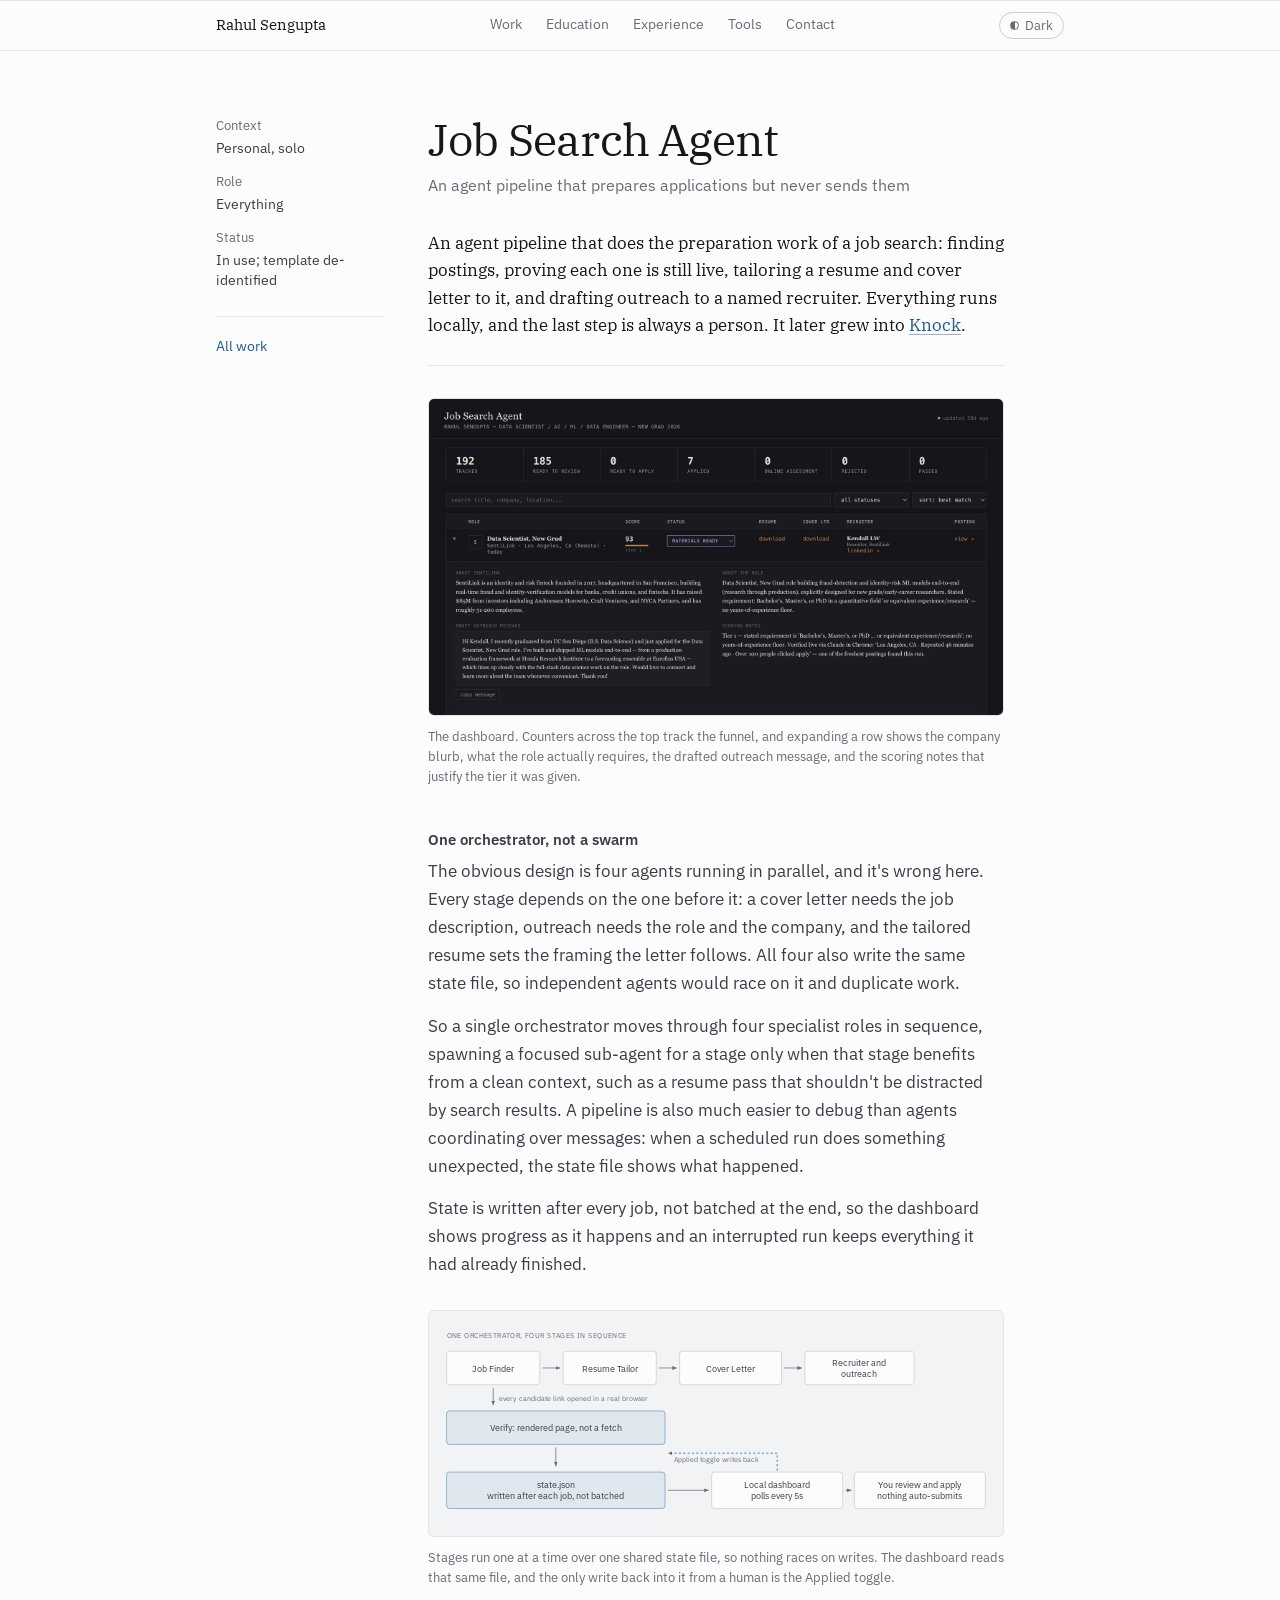
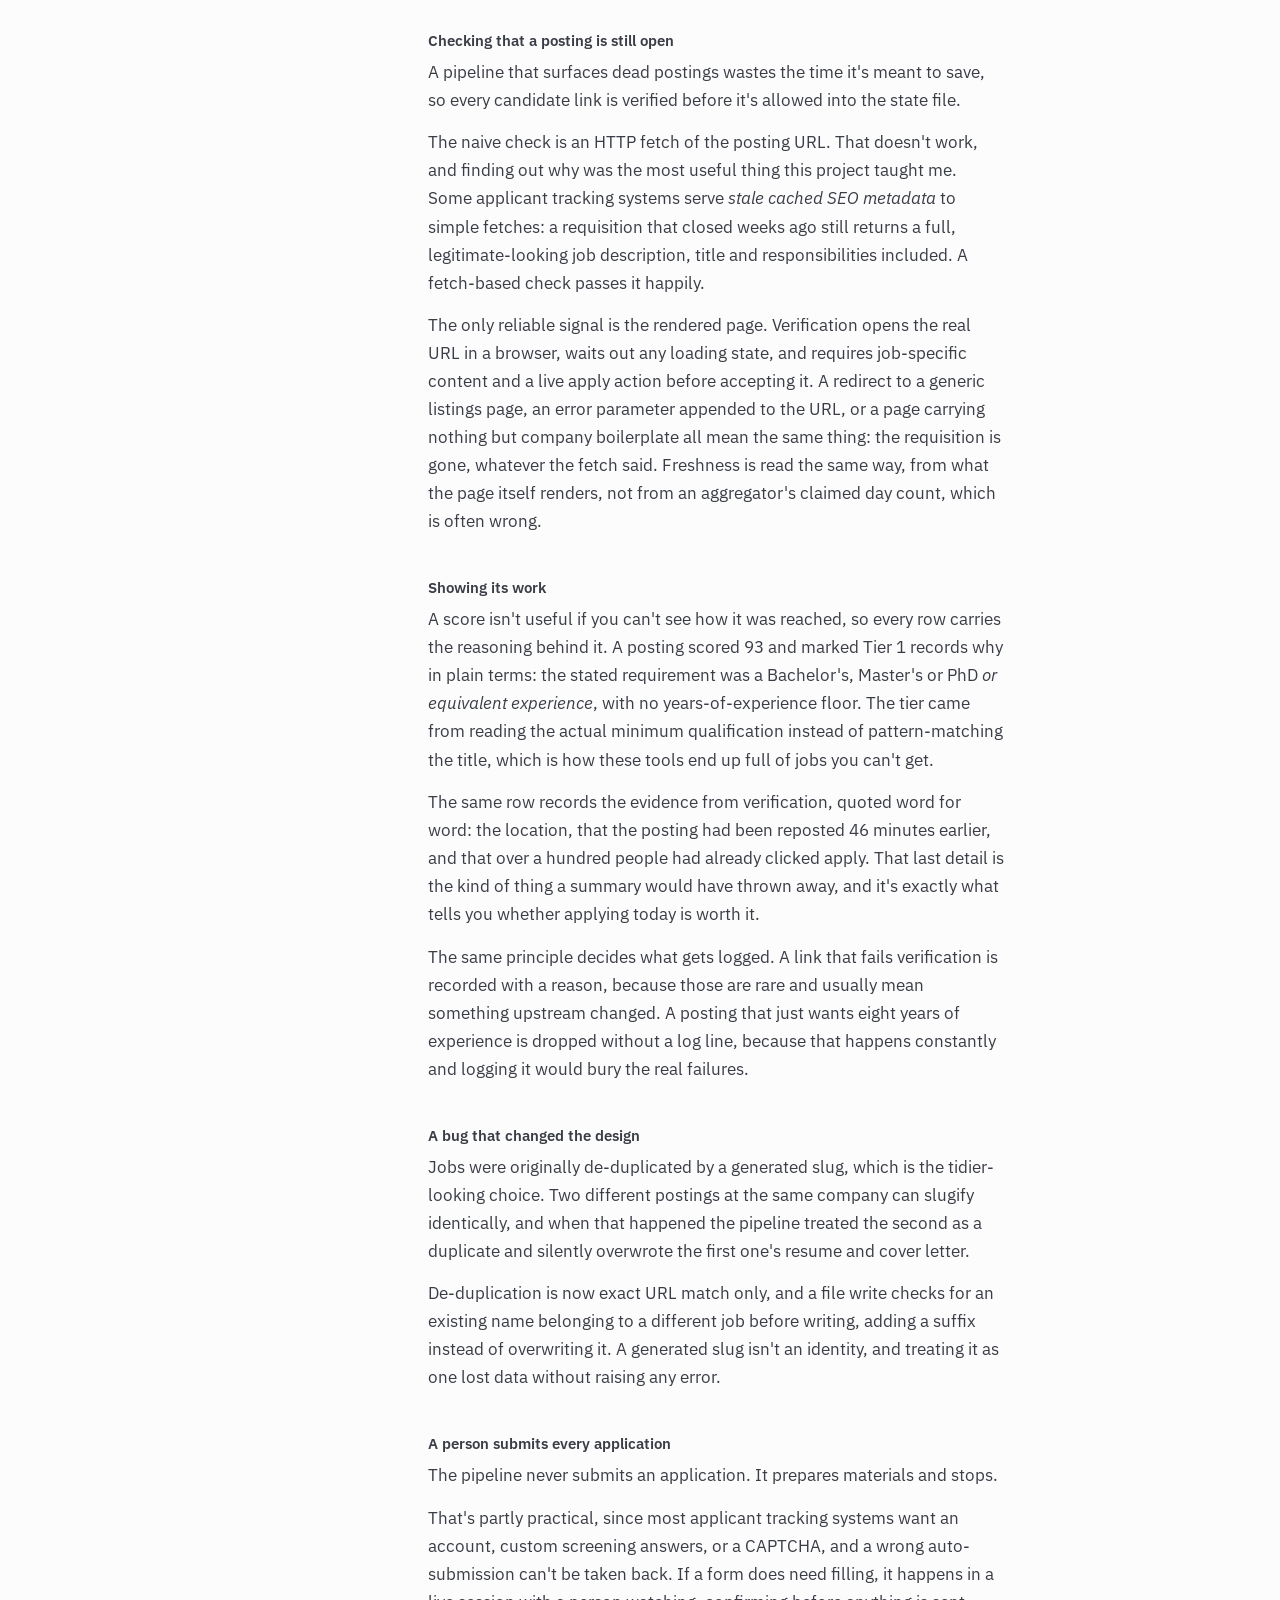
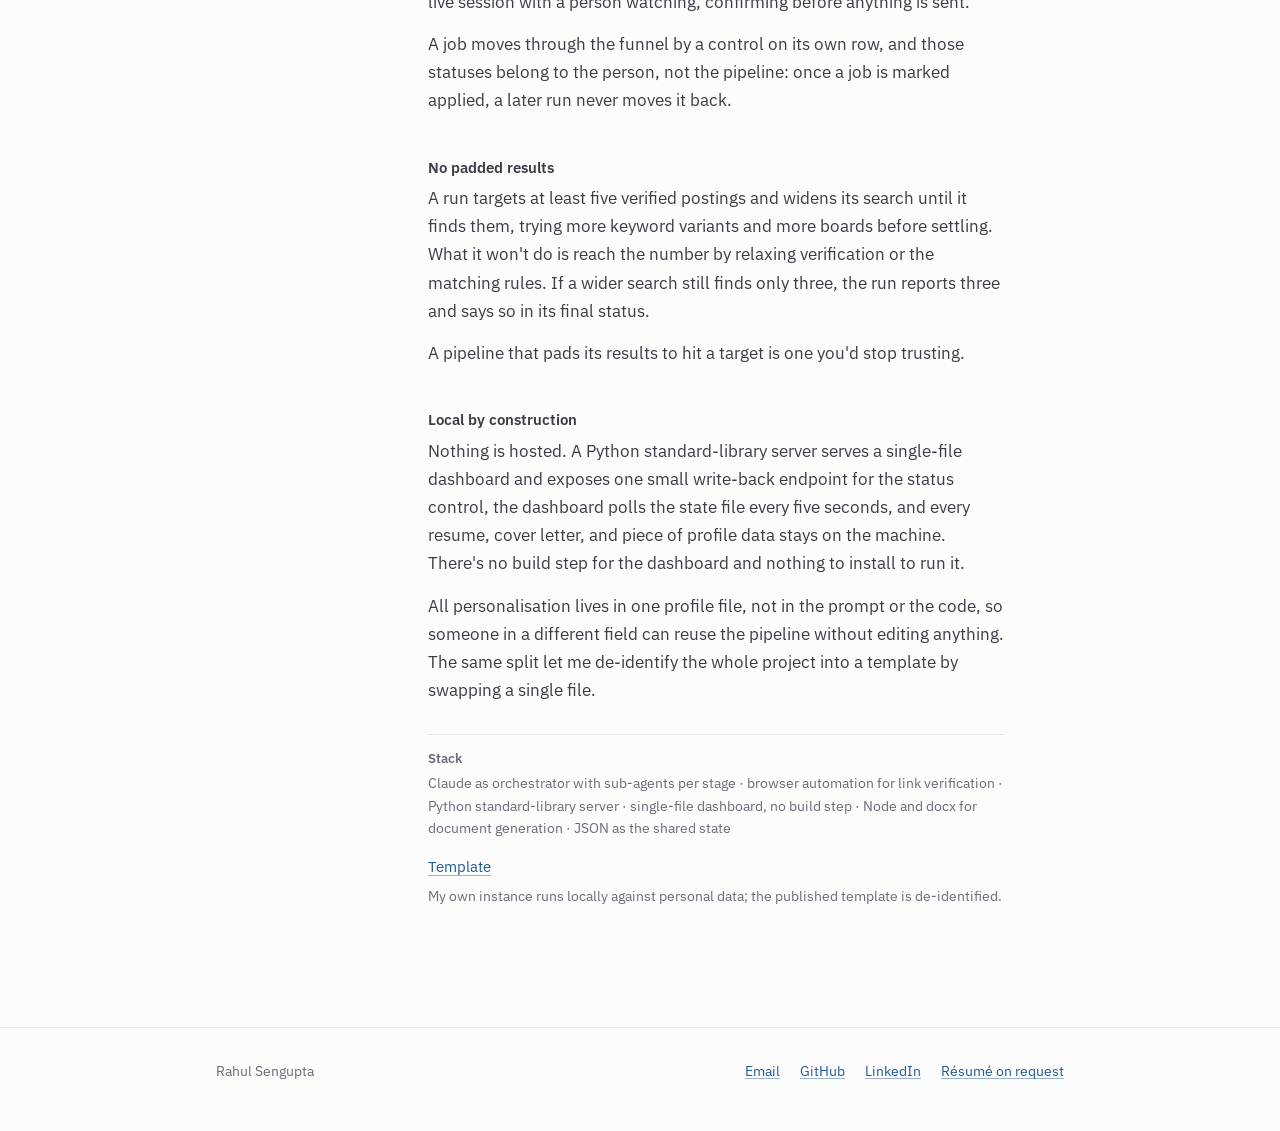
<file: projects/job-search-agent.html>
<!doctype html>
<html lang="en" data-theme="light">
  <head>
    <meta charset="UTF-8" />
    <meta name="viewport" content="width=device-width, initial-scale=1.0" />
    <title>Job Search Agent &middot; Rahul Sengupta</title>
    <meta name="description" content="A local agent pipeline: four sequential specialist stages that find job postings, verify every link by rendering it in a real browser, tailor a resume and cover letter, and draft recruiter outreach, with a human in the loop by design." />
    <meta property="og:type" content="website" />
    <meta property="og:title" content="Job Search Agent &middot; Rahul Sengupta" />
    <meta property="og:description" content="A local agent pipeline: four sequential specialist stages that find job postings, verify every link by rendering it in a real browser, tailor a resume and cover letter, and draft recruiter outreach, with a human in the loop by design." />
    <meta property="og:image" content="https://rahul-sg.github.io/portfolio-website/images/og-card.png?v=2" />
    <meta name="twitter:card" content="summary_large_image" />
    <link rel="icon" type="image/svg+xml" href="../favicon.svg?v=11" />
    <link rel="icon" type="image/x-icon" href="../favicon.ico?v=11" />
    <link rel="icon" type="image/png" sizes="32x32" href="../favicon-32x32.png?v=11" />
    <link rel="apple-touch-icon" sizes="180x180" href="../apple-touch-icon.png?v=11" />
    <link rel="preconnect" href="https://fonts.googleapis.com" />
    <link rel="preconnect" href="https://fonts.gstatic.com" crossorigin />
    <link href="https://fonts.googleapis.com/css2?family=IBM+Plex+Sans:wght@400;500;600&family=IBM+Plex+Serif:wght@400;500;600&display=swap" rel="stylesheet" />
    <link rel="stylesheet" href="../styles.css?v=11" />
    <script>
      // Applied before first paint so a returning dark-mode reader never sees a flash.
      try {
        var t = localStorage.getItem("theme");
        if (t === "dark" || t === "light") document.documentElement.dataset.theme = t;
      } catch (e) {}
    </script>
  </head>
  <body>
    <a class="skip-link" href="#main">Skip to content</a>
    <nav class="subnav" aria-label="Sections">
      <div class="wrap subnav-inner">
        <a class="subnav-brand" href="../index.html">Rahul Sengupta</a>
        <a href="../index.html#work">Work</a>
        <a href="../index.html#education">Education</a>
        <a href="../index.html#experience">Experience</a>
        <a href="../index.html#tools">Tools</a>
        <a href="../index.html#contact">Contact</a>
        <button class="theme-toggle" type="button" id="theme-toggle"
                aria-label="Switch between light and dark">
          <span class="theme-toggle-label">Dark</span>
        </button>
      </div>
    </nav>

    <main id="main">
      <article class="section wrap project project-page">
        <div class="project-aside">
          <dl class="facts">
            <div><dt>Context</dt><dd>Personal, solo</dd></div>
            <div><dt>Role</dt><dd>Everything</dd></div>
            <div><dt>Status</dt><dd>In use; template de-identified</dd></div>
          </dl>
          <p class="aside-back"><a href="../index.html#work">All work</a></p>
        </div>

        <div class="project-body">
          <header class="page-head">
            <h1>Job Search Agent</h1>
            <p class="page-sub">An agent pipeline that prepares applications but never sends them</p>
          </header>

          <p class="lead">An agent pipeline that does the preparation work of a job search: finding postings, proving each one is still live, tailoring a resume and cover letter to it, and drafting outreach to a named recruiter. Everything runs locally, and the last step is always a person. It later grew into <a href="knock.html">Knock</a>.</p>
          <figure class="shot">
            <a href="../images/job-search-agent.jpg" target="_blank" rel="noopener">
              <img src="../images/job-search-agent.jpg" alt="The dashboard. Counters across the top track the funnel, and expanding a row shows the company blurb, what the role actually requires, the drafted outreach message, and the scoring notes that justify the tier it was given." loading="lazy" />
            </a>
            <figcaption>The dashboard. Counters across the top track the funnel, and expanding a row shows the company blurb, what the role actually requires, the drafted outreach message, and the scoring notes that justify the tier it was given.</figcaption>
          </figure>

            <h2>One orchestrator, not a swarm</h2>
            <p>The obvious design is four agents running in parallel, and it's wrong here. Every stage depends on the one before it: a cover letter needs the job description, outreach needs the role and the company, and the tailored resume sets the framing the letter follows. All four also write the same state file, so independent agents would race on it and duplicate work.</p>
            <p>So a single orchestrator moves through four specialist roles in sequence, spawning a focused sub-agent for a stage only when that stage benefits from a clean context, such as a resume pass that shouldn't be distracted by search results. A pipeline is also much easier to debug than agents coordinating over messages: when a scheduled run does something unexpected, the state file shows what happened.</p>
            <p>State is written after every job, not batched at the end, so the dashboard shows progress as it happens and an interrupted run keeps everything it had already finished.</p>
            <figure class="diagram">
              <svg viewBox="0 0 740 258" role="img" aria-label="Stages run one at a time over one shared state file, so nothing races on writes. The dashboard reads that same file, and the only write back into it from a human is the Applied toggle."><defs><marker id="dg-a" viewBox="0 0 8 8" refX="7" refY="4" markerWidth="7" markerHeight="7" orient="auto"><path class="dg-head" d="M0 1 L7 4 L0 7 z"/></marker></defs><text class="dg-band" x="0" y="12">ONE ORCHESTRATOR, FOUR STAGES IN SEQUENCE</text><rect class="dg-box" x="0" y="30" width="128" height="46" rx="4"/><text class="dg-t" text-anchor="middle"><tspan x="64" y="58">Job Finder</tspan></text><path class="dg-arr" d="M132 53 L156 53" marker-end="url(#dg-a)"/><rect class="dg-box" x="160" y="30" width="128" height="46" rx="4"/><text class="dg-t" text-anchor="middle"><tspan x="224" y="58">Resume Tailor</tspan></text><path class="dg-arr" d="M292 53 L316 53" marker-end="url(#dg-a)"/><rect class="dg-box" x="320" y="30" width="140" height="46" rx="4"/><text class="dg-t" text-anchor="middle"><tspan x="390" y="58">Cover Letter</tspan></text><path class="dg-arr" d="M464 53 L488 53" marker-end="url(#dg-a)"/><rect class="dg-box" x="492" y="30" width="150" height="46" rx="4"/><text class="dg-t" text-anchor="middle"><tspan x="567" y="50">Recruiter and</tspan><tspan x="567" y="65">outreach</tspan></text><path class="dg-arr" d="M64 80 V104" marker-end="url(#dg-a)"/><text class="dg-src" x="72" y="98">every candidate link opened in a real browser</text><rect class="dg-box dg-box--accent" x="0" y="112" width="300" height="46" rx="4"/><text class="dg-t" text-anchor="middle"><tspan x="150" y="140">Verify: rendered page, not a fetch</tspan></text><path class="dg-arr" d="M150 162 V188" marker-end="url(#dg-a)"/><rect class="dg-box dg-box--accent" x="0" y="196" width="300" height="50" rx="4"/><text class="dg-t" text-anchor="middle"><tspan x="150" y="218">state.json</tspan><tspan x="150" y="233">written after each job, not batched</tspan></text><path class="dg-arr" d="M304 221 H360" marker-end="url(#dg-a)"/><rect class="dg-box" x="364" y="196" width="180" height="50" rx="4"/><text class="dg-t" text-anchor="middle"><tspan x="454" y="218">Local dashboard</tspan><tspan x="454" y="233">polls every 5s</tspan></text><path class="dg-arr dg-arr--dash" d="M454 194 V170 H304" marker-end="url(#dg-a)"/><text class="dg-src" x="312" y="182">Applied toggle writes back</text><rect class="dg-box" x="560" y="196" width="180" height="50" rx="4"/><text class="dg-t" text-anchor="middle"><tspan x="650" y="218">You review and apply</tspan><tspan x="650" y="233">nothing auto-submits</tspan></text><path class="dg-arr" d="M548 221 H556" marker-end="url(#dg-a)"/></svg>
              <figcaption>Stages run one at a time over one shared state file, so nothing races on writes. The dashboard reads that same file, and the only write back into it from a human is the Applied toggle.</figcaption>
            </figure>

            <h2>Checking that a posting is still open</h2>
            <p>A pipeline that surfaces dead postings wastes the time it's meant to save, so every candidate link is verified before it's allowed into the state file.</p>
            <p>The naive check is an HTTP fetch of the posting URL. That doesn't work, and finding out why was the most useful thing this project taught me. Some applicant tracking systems serve <em>stale cached SEO metadata</em> to simple fetches: a requisition that closed weeks ago still returns a full, legitimate-looking job description, title and responsibilities included. A fetch-based check passes it happily.</p>
            <p>The only reliable signal is the rendered page. Verification opens the real URL in a browser, waits out any loading state, and requires job-specific content and a live apply action before accepting it. A redirect to a generic listings page, an error parameter appended to the URL, or a page carrying nothing but company boilerplate all mean the same thing: the requisition is gone, whatever the fetch said. Freshness is read the same way, from what the page itself renders, not from an aggregator's claimed day count, which is often wrong.</p>

            <h2>Showing its work</h2>
            <p>A score isn't useful if you can't see how it was reached, so every row carries the reasoning behind it. A posting scored 93 and marked Tier 1 records why in plain terms: the stated requirement was a Bachelor's, Master's or PhD <em>or equivalent experience</em>, with no years-of-experience floor. The tier came from reading the actual minimum qualification instead of pattern-matching the title, which is how these tools end up full of jobs you can't get.</p>
            <p>The same row records the evidence from verification, quoted word for word: the location, that the posting had been reposted 46 minutes earlier, and that over a hundred people had already clicked apply. That last detail is the kind of thing a summary would have thrown away, and it's exactly what tells you whether applying today is worth it.</p>
            <p>The same principle decides what gets logged. A link that fails verification is recorded with a reason, because those are rare and usually mean something upstream changed. A posting that just wants eight years of experience is dropped without a log line, because that happens constantly and logging it would bury the real failures.</p>

            <h2>A bug that changed the design</h2>
            <p>Jobs were originally de-duplicated by a generated slug, which is the tidier-looking choice. Two different postings at the same company can slugify identically, and when that happened the pipeline treated the second as a duplicate and silently overwrote the first one's resume and cover letter.</p>
            <p>De-duplication is now exact URL match only, and a file write checks for an existing name belonging to a different job before writing, adding a suffix instead of overwriting it. A generated slug isn't an identity, and treating it as one lost data without raising any error.</p>

            <h2>A person submits every application</h2>
            <p>The pipeline never submits an application. It prepares materials and stops.</p>
            <p>That's partly practical, since most applicant tracking systems want an account, custom screening answers, or a CAPTCHA, and a wrong auto-submission can't be taken back. If a form does need filling, it happens in a live session with a person watching, confirming before anything is sent.</p>
            <p>A job moves through the funnel by a control on its own row, and those statuses belong to the person, not the pipeline: once a job is marked applied, a later run never moves it back.</p>

            <h2>No padded results</h2>
            <p>A run targets at least five verified postings and widens its search until it finds them, trying more keyword variants and more boards before settling. What it won't do is reach the number by relaxing verification or the matching rules. If a wider search still finds only three, the run reports three and says so in its final status.</p>
            <p>A pipeline that pads its results to hit a target is one you'd stop trusting.</p>

            <h2>Local by construction</h2>
            <p>Nothing is hosted. A Python standard-library server serves a single-file dashboard and exposes one small write-back endpoint for the status control, the dashboard polls the state file every five seconds, and every resume, cover letter, and piece of profile data stays on the machine. There's no build step for the dashboard and nothing to install to run it.</p>
            <p>All personalisation lives in one profile file, not in the prompt or the code, so someone in a different field can reuse the pipeline without editing anything. The same split let me de-identify the whole project into a template by swapping a single file.</p>

          <p class="stack"><span class="stack-label">Stack</span> Claude as orchestrator with sub-agents per stage &middot; browser automation for link verification &middot; Python standard-library server &middot; single-file dashboard, no build step &middot; Node and docx for document generation &middot; JSON as the shared state</p>
            <p class="project-links">
              <a href="https://github.com/rahul-sg/job-search-agent-template" target="_blank" rel="noopener">Template</a>
              <span class="note">My own instance runs locally against personal data; the published template is de-identified.</span>
            </p>
        </div>
      </article>

    </main>

    <footer class="site-footer">
      <div class="wrap site-footer-inner">
        <p>Rahul Sengupta</p>
        <p class="site-footer-links">
          <a href="mailto:rahul_sen_gupta@yahoo.com">Email</a>
          <a href="https://github.com/rahul-sg" target="_blank" rel="noopener">GitHub</a>
          <a href="https://linkedin.com/in/rahul-sg" target="_blank" rel="noopener">LinkedIn</a>
          <a href="mailto:rahul_sen_gupta@yahoo.com?subject=Resume%20request">R&eacute;sum&eacute; on request</a>
        </p>
      </div>
    </footer>

    <script src="../script.js?v=11"></script>
  </body>
</html>
</file>
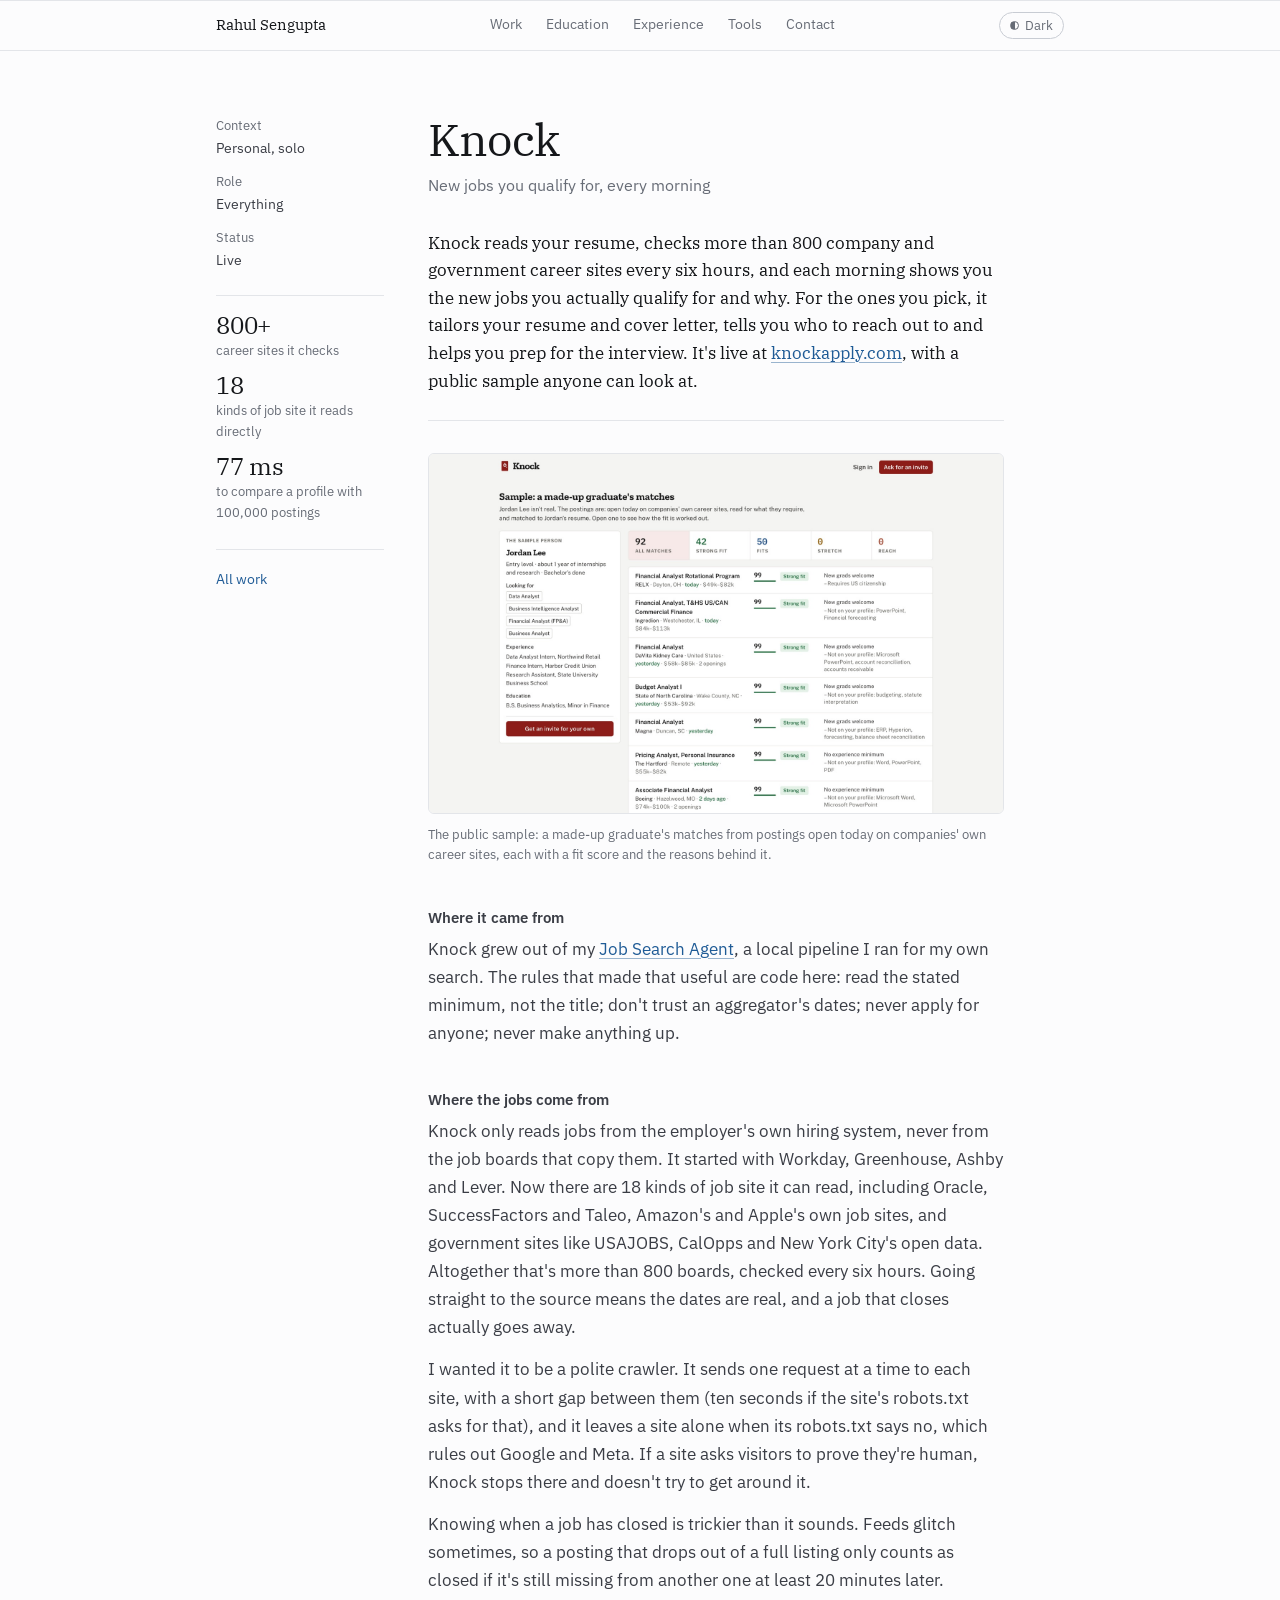
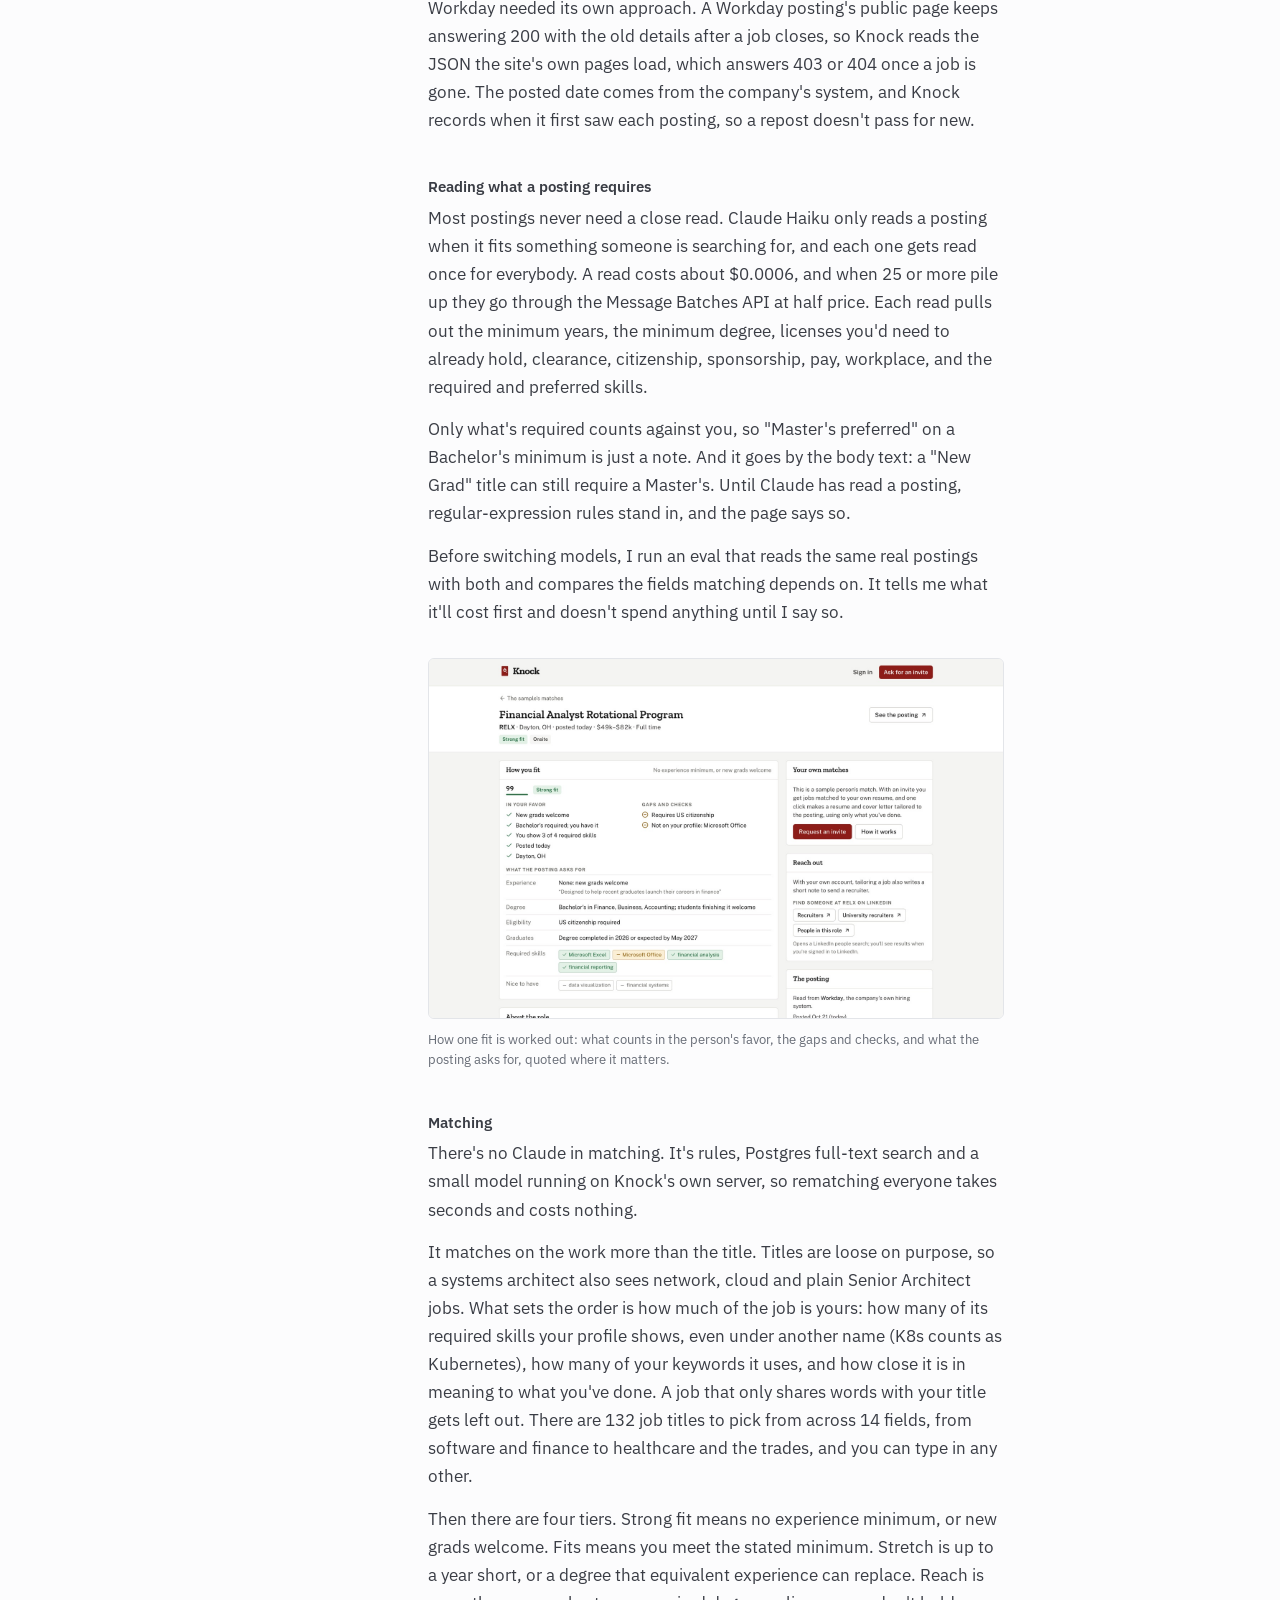
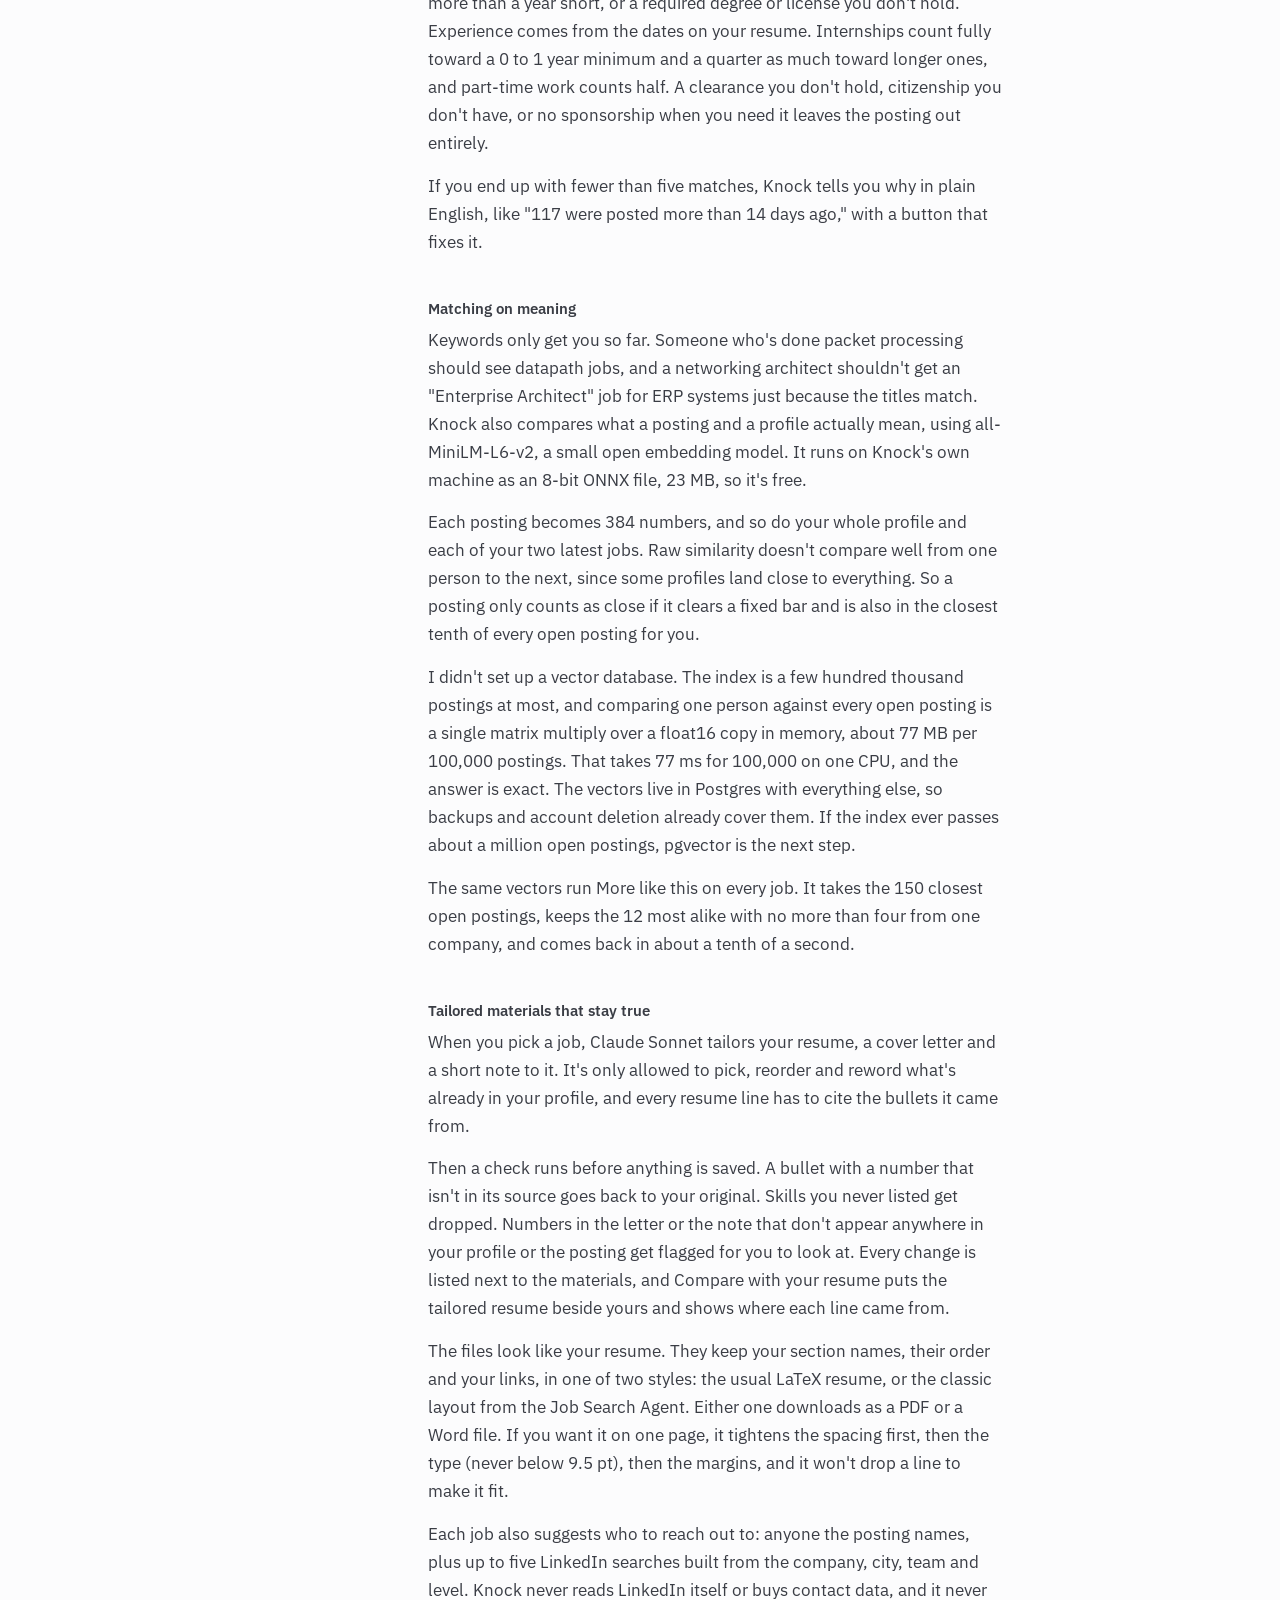
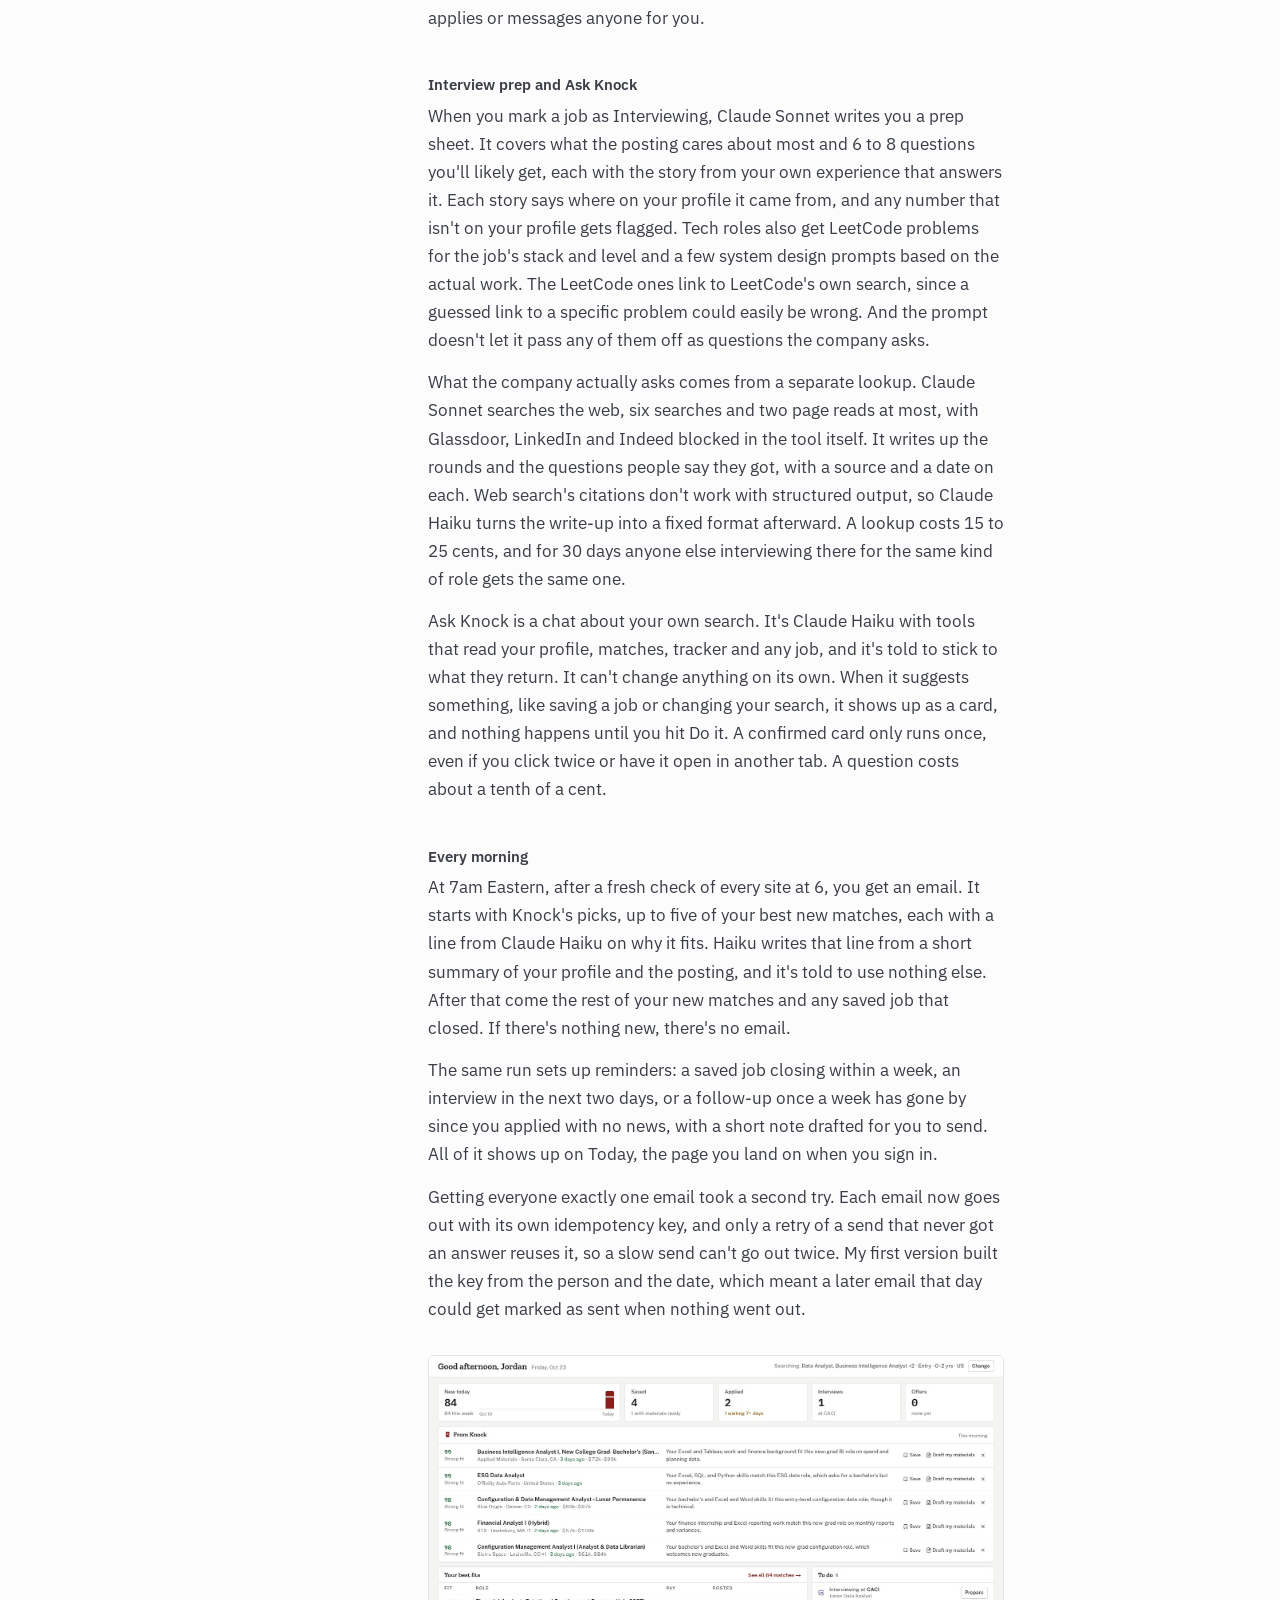
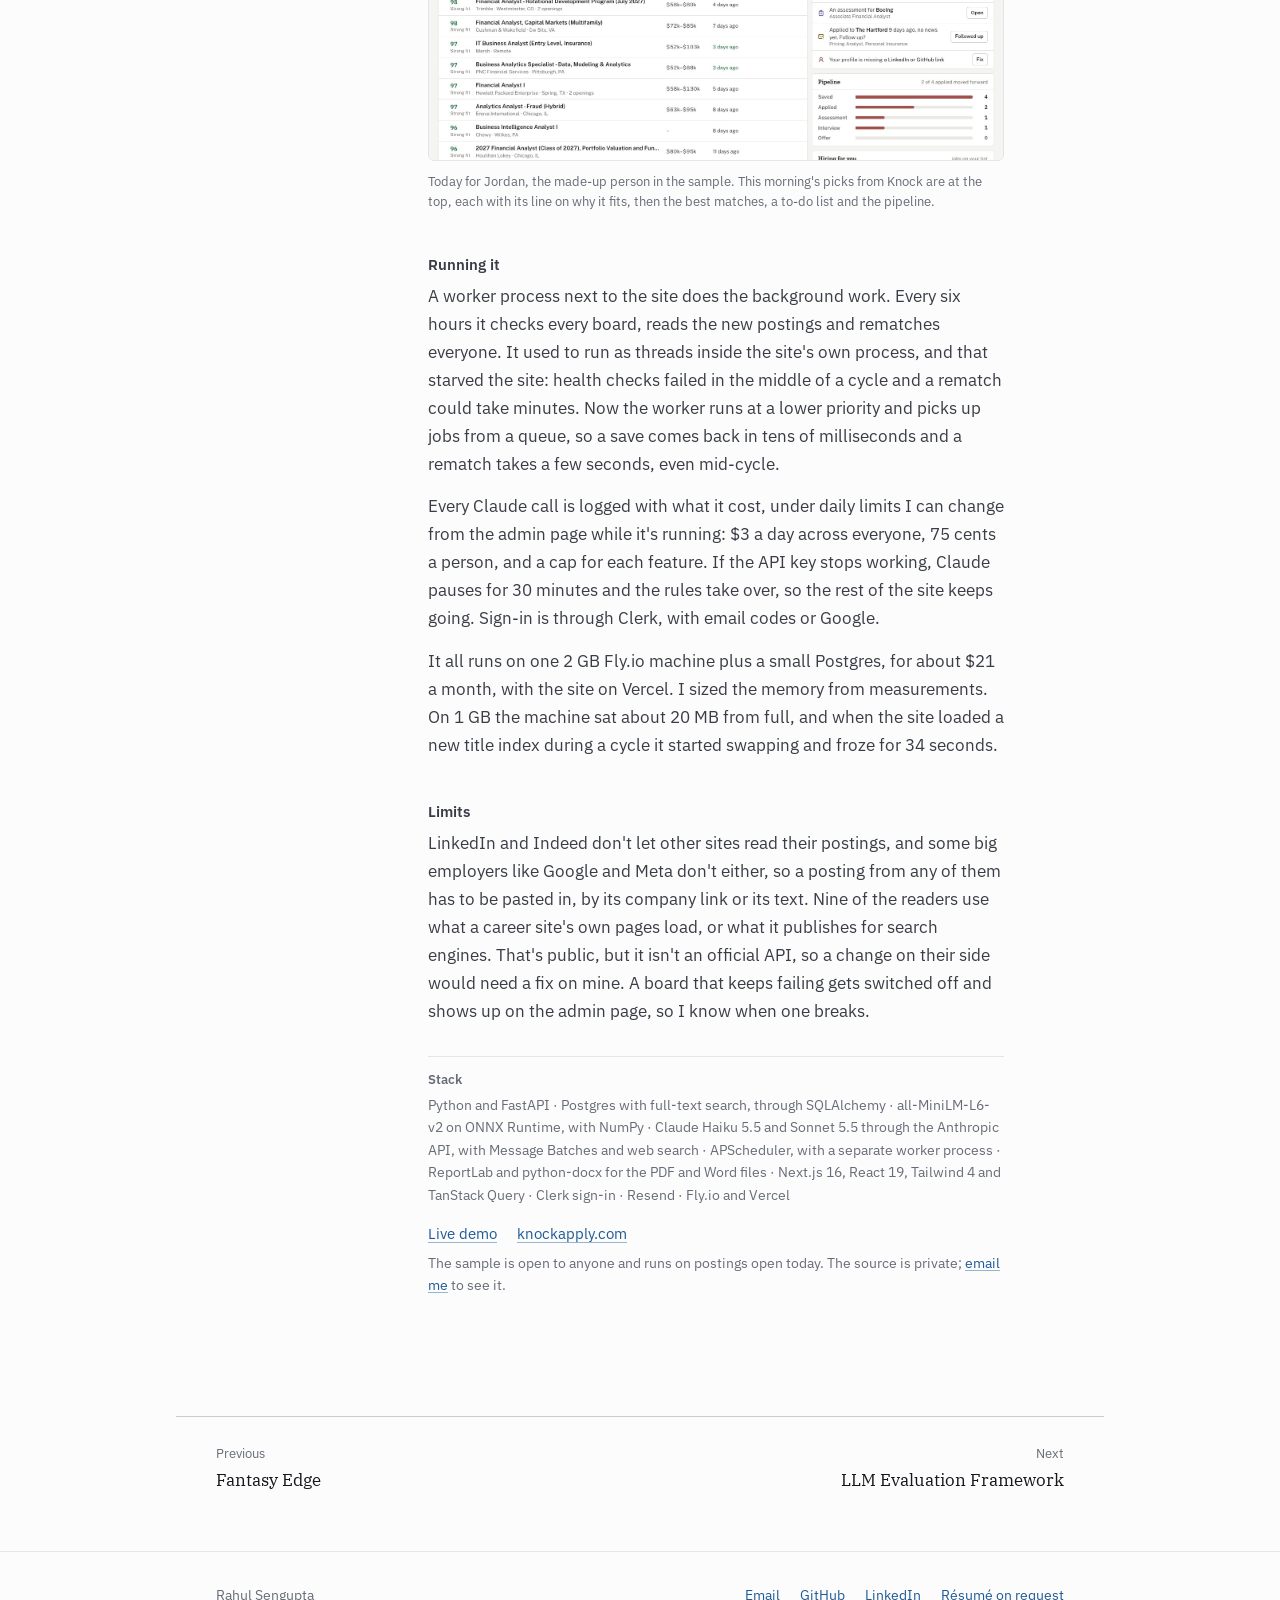
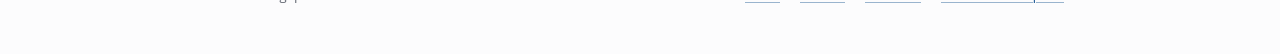
<file: projects/knock.html>
<!doctype html>
<html lang="en" data-theme="light">
  <head>
    <meta charset="UTF-8" />
    <meta name="viewport" content="width=device-width, initial-scale=1.0" />
    <title>Knock &middot; Rahul Sengupta</title>
    <meta name="description" content="Knock reads your resume, checks more than 800 company and government career sites every six hours for jobs you actually qualify for, and tailors your resume and cover letter for the ones you pick, checked against what you really wrote." />
    <meta property="og:type" content="website" />
    <meta property="og:title" content="Knock &middot; Rahul Sengupta" />
    <meta property="og:description" content="Knock reads your resume, checks more than 800 company and government career sites every six hours for jobs you actually qualify for, and tailors your resume and cover letter for the ones you pick, checked against what you really wrote." />
    <meta property="og:image" content="https://rahul-sg.github.io/portfolio-website/images/og-card.png?v=2" />
    <meta name="twitter:card" content="summary_large_image" />
    <link rel="icon" type="image/svg+xml" href="../favicon.svg?v=11" />
    <link rel="icon" type="image/x-icon" href="../favicon.ico?v=11" />
    <link rel="icon" type="image/png" sizes="32x32" href="../favicon-32x32.png?v=11" />
    <link rel="apple-touch-icon" sizes="180x180" href="../apple-touch-icon.png?v=11" />
    <link rel="preconnect" href="https://fonts.googleapis.com" />
    <link rel="preconnect" href="https://fonts.gstatic.com" crossorigin />
    <link href="https://fonts.googleapis.com/css2?family=IBM+Plex+Sans:wght@400;500;600&family=IBM+Plex+Serif:wght@400;500;600&display=swap" rel="stylesheet" />
    <link rel="stylesheet" href="../styles.css?v=11" />
    <script>
      // Applied before first paint so a returning dark-mode reader never sees a flash.
      try {
        var t = localStorage.getItem("theme");
        if (t === "dark" || t === "light") document.documentElement.dataset.theme = t;
      } catch (e) {}
    </script>
  </head>
  <body>
    <a class="skip-link" href="#main">Skip to content</a>
    <nav class="subnav" aria-label="Sections">
      <div class="wrap subnav-inner">
        <a class="subnav-brand" href="../index.html">Rahul Sengupta</a>
        <a href="../index.html#work">Work</a>
        <a href="../index.html#education">Education</a>
        <a href="../index.html#experience">Experience</a>
        <a href="../index.html#tools">Tools</a>
        <a href="../index.html#contact">Contact</a>
        <button class="theme-toggle" type="button" id="theme-toggle"
                aria-label="Switch between light and dark">
          <span class="theme-toggle-label">Dark</span>
        </button>
      </div>
    </nav>

    <main id="main">
      <article class="section wrap project project-page">
        <div class="project-aside">
          <dl class="facts">
            <div><dt>Context</dt><dd>Personal, solo</dd></div>
            <div><dt>Role</dt><dd>Everything</dd></div>
            <div><dt>Status</dt><dd>Live</dd></div>
          </dl>
          <dl class="keyfigs">
            <div><dt>800+</dt><dd>career sites it checks</dd></div>
            <div><dt>18</dt><dd>kinds of job site it reads directly</dd></div>
            <div><dt>77 ms</dt><dd>to compare a profile with 100,000 postings</dd></div>
          </dl>
          <p class="aside-back"><a href="../index.html#work">All work</a></p>
        </div>

        <div class="project-body">
          <header class="page-head">
            <h1>Knock</h1>
            <p class="page-sub">New jobs you qualify for, every morning</p>
          </header>

          <p class="lead">Knock reads your resume, checks more than 800 company and government career sites every six hours, and each morning shows you the new jobs you actually qualify for and why. For the ones you pick, it tailors your resume and cover letter, tells you who to reach out to and helps you prep for the interview. It's live at <a href="https://knockapply.com" target="_blank" rel="noopener">knockapply.com</a>, with a public sample anyone can look at.</p>

          <figure class="shot">
            <a href="../images/knock-demo.jpg" target="_blank" rel="noopener">
              <img src="../images/knock-demo.jpg" alt="The public sample: a made-up graduate's matches from postings open today on companies' own career sites, each with a fit score and the reasons behind it." loading="lazy" />
            </a>
            <figcaption>The public sample: a made-up graduate's matches from postings open today on companies' own career sites, each with a fit score and the reasons behind it.</figcaption>
          </figure>

            <h2>Where it came from</h2>
            <p>Knock grew out of my <a href="job-search-agent.html">Job Search Agent</a>, a local pipeline I ran for my own search. The rules that made that useful are code here: read the stated minimum, not the title; don't trust an aggregator's dates; never apply for anyone; never make anything up.</p>

            <h2>Where the jobs come from</h2>
            <p>Knock only reads jobs from the employer's own hiring system, never from the job boards that copy them. It started with Workday, Greenhouse, Ashby and Lever. Now there are 18 kinds of job site it can read, including Oracle, SuccessFactors and Taleo, Amazon's and Apple's own job sites, and government sites like USAJOBS, CalOpps and New York City's open data. Altogether that's more than 800 boards, checked every six hours. Going straight to the source means the dates are real, and a job that closes actually goes away.</p>
            <p>I wanted it to be a polite crawler. It sends one request at a time to each site, with a short gap between them (ten seconds if the site's robots.txt asks for that), and it leaves a site alone when its robots.txt says no, which rules out Google and Meta. If a site asks visitors to prove they're human, Knock stops there and doesn't try to get around it.</p>
            <p>Knowing when a job has closed is trickier than it sounds. Feeds glitch sometimes, so a posting that drops out of a full listing only counts as closed if it's still missing from another one at least 20 minutes later. Workday needed its own approach. A Workday posting's public page keeps answering 200 with the old details after a job closes, so Knock reads the JSON the site's own pages load, which answers 403 or 404 once a job is gone. The posted date comes from the company's system, and Knock records when it first saw each posting, so a repost doesn't pass for new.</p>

            <h2>Reading what a posting requires</h2>
            <p>Most postings never need a close read. Claude Haiku only reads a posting when it fits something someone is searching for, and each one gets read once for everybody. A read costs about $0.0006, and when 25 or more pile up they go through the Message Batches API at half price. Each read pulls out the minimum years, the minimum degree, licenses you'd need to already hold, clearance, citizenship, sponsorship, pay, workplace, and the required and preferred skills.</p>
            <p>Only what's required counts against you, so "Master's preferred" on a Bachelor's minimum is just a note. And it goes by the body text: a "New Grad" title can still require a Master's. Until Claude has read a posting, regular-expression rules stand in, and the page says so.</p>
            <p>Before switching models, I run an eval that reads the same real postings with both and compares the fields matching depends on. It tells me what it'll cost first and doesn't spend anything until I say so.</p>

          <figure class="shot">
            <a href="../images/knock-fit.jpg" target="_blank" rel="noopener">
              <img src="../images/knock-fit.jpg" alt="How one fit is worked out: what counts in the person's favor, the gaps and checks, and what the posting asks for, quoted where it matters." loading="lazy" />
            </a>
            <figcaption>How one fit is worked out: what counts in the person's favor, the gaps and checks, and what the posting asks for, quoted where it matters.</figcaption>
          </figure>

            <h2>Matching</h2>
            <p>There's no Claude in matching. It's rules, Postgres full-text search and a small model running on Knock's own server, so rematching everyone takes seconds and costs nothing.</p>
            <p>It matches on the work more than the title. Titles are loose on purpose, so a systems architect also sees network, cloud and plain Senior Architect jobs. What sets the order is how much of the job is yours: how many of its required skills your profile shows, even under another name (K8s counts as Kubernetes), how many of your keywords it uses, and how close it is in meaning to what you've done. A job that only shares words with your title gets left out. There are 132 job titles to pick from across 14 fields, from software and finance to healthcare and the trades, and you can type in any other.</p>
            <p>Then there are four tiers. Strong fit means no experience minimum, or new grads welcome. Fits means you meet the stated minimum. Stretch is up to a year short, or a degree that equivalent experience can replace. Reach is more than a year short, or a required degree or license you don't hold. Experience comes from the dates on your resume. Internships count fully toward a 0 to 1 year minimum and a quarter as much toward longer ones, and part-time work counts half. A clearance you don't hold, citizenship you don't have, or no sponsorship when you need it leaves the posting out entirely.</p>
            <p>If you end up with fewer than five matches, Knock tells you why in plain English, like "117 were posted more than 14 days ago," with a button that fixes it.</p>

            <h2>Matching on meaning</h2>
            <p>Keywords only get you so far. Someone who's done packet processing should see datapath jobs, and a networking architect shouldn't get an "Enterprise Architect" job for ERP systems just because the titles match. Knock also compares what a posting and a profile actually mean, using all-MiniLM-L6-v2, a small open embedding model. It runs on Knock's own machine as an 8-bit ONNX file, 23 MB, so it's free.</p>
            <p>Each posting becomes 384 numbers, and so do your whole profile and each of your two latest jobs. Raw similarity doesn't compare well from one person to the next, since some profiles land close to everything. So a posting only counts as close if it clears a fixed bar and is also in the closest tenth of every open posting for you.</p>
            <p>I didn't set up a vector database. The index is a few hundred thousand postings at most, and comparing one person against every open posting is a single matrix multiply over a float16 copy in memory, about 77 MB per 100,000 postings. That takes 77 ms for 100,000 on one CPU, and the answer is exact. The vectors live in Postgres with everything else, so backups and account deletion already cover them. If the index ever passes about a million open postings, pgvector is the next step.</p>
            <p>The same vectors run More like this on every job. It takes the 150 closest open postings, keeps the 12 most alike with no more than four from one company, and comes back in about a tenth of a second.</p>

            <h2>Tailored materials that stay true</h2>
            <p>When you pick a job, Claude Sonnet tailors your resume, a cover letter and a short note to it. It's only allowed to pick, reorder and reword what's already in your profile, and every resume line has to cite the bullets it came from.</p>
            <p>Then a check runs before anything is saved. A bullet with a number that isn't in its source goes back to your original. Skills you never listed get dropped. Numbers in the letter or the note that don't appear anywhere in your profile or the posting get flagged for you to look at. Every change is listed next to the materials, and Compare with your resume puts the tailored resume beside yours and shows where each line came from.</p>
            <p>The files look like your resume. They keep your section names, their order and your links, in one of two styles: the usual LaTeX resume, or the classic layout from the Job Search Agent. Either one downloads as a PDF or a Word file. If you want it on one page, it tightens the spacing first, then the type (never below 9.5 pt), then the margins, and it won't drop a line to make it fit.</p>
            <p>Each job also suggests who to reach out to: anyone the posting names, plus up to five LinkedIn searches built from the company, city, team and level. Knock never reads LinkedIn itself or buys contact data, and it never applies or messages anyone for you.</p>

            <h2>Interview prep and Ask Knock</h2>
            <p>When you mark a job as Interviewing, Claude Sonnet writes you a prep sheet. It covers what the posting cares about most and 6 to 8 questions you'll likely get, each with the story from your own experience that answers it. Each story says where on your profile it came from, and any number that isn't on your profile gets flagged. Tech roles also get LeetCode problems for the job's stack and level and a few system design prompts based on the actual work. The LeetCode ones link to LeetCode's own search, since a guessed link to a specific problem could easily be wrong. And the prompt doesn't let it pass any of them off as questions the company asks.</p>
            <p>What the company actually asks comes from a separate lookup. Claude Sonnet searches the web, six searches and two page reads at most, with Glassdoor, LinkedIn and Indeed blocked in the tool itself. It writes up the rounds and the questions people say they got, with a source and a date on each. Web search's citations don't work with structured output, so Claude Haiku turns the write-up into a fixed format afterward. A lookup costs 15 to 25 cents, and for 30 days anyone else interviewing there for the same kind of role gets the same one.</p>
            <p>Ask Knock is a chat about your own search. It's Claude Haiku with tools that read your profile, matches, tracker and any job, and it's told to stick to what they return. It can't change anything on its own. When it suggests something, like saving a job or changing your search, it shows up as a card, and nothing happens until you hit Do it. A confirmed card only runs once, even if you click twice or have it open in another tab. A question costs about a tenth of a cent.</p>

            <h2>Every morning</h2>
            <p>At 7am Eastern, after a fresh check of every site at 6, you get an email. It starts with Knock's picks, up to five of your best new matches, each with a line from Claude Haiku on why it fits. Haiku writes that line from a short summary of your profile and the posting, and it's told to use nothing else. After that come the rest of your new matches and any saved job that closed. If there's nothing new, there's no email.</p>
            <p>The same run sets up reminders: a saved job closing within a week, an interview in the next two days, or a follow-up once a week has gone by since you applied with no news, with a short note drafted for you to send. All of it shows up on Today, the page you land on when you sign in.</p>
            <p>Getting everyone exactly one email took a second try. Each email now goes out with its own idempotency key, and only a retry of a send that never got an answer reuses it, so a slow send can't go out twice. My first version built the key from the person and the date, which meant a later email that day could get marked as sent when nothing went out.</p>

          <figure class="shot">
            <a href="../images/knock-today.jpg" target="_blank" rel="noopener">
              <img src="../images/knock-today.jpg" alt="Today for Jordan, the made-up person in the sample. This morning's picks from Knock are at the top, each with its line on why it fits, then the best matches, a to-do list and the pipeline." loading="lazy" />
            </a>
            <figcaption>Today for Jordan, the made-up person in the sample. This morning's picks from Knock are at the top, each with its line on why it fits, then the best matches, a to-do list and the pipeline.</figcaption>
          </figure>

            <h2>Running it</h2>
            <p>A worker process next to the site does the background work. Every six hours it checks every board, reads the new postings and rematches everyone. It used to run as threads inside the site's own process, and that starved the site: health checks failed in the middle of a cycle and a rematch could take minutes. Now the worker runs at a lower priority and picks up jobs from a queue, so a save comes back in tens of milliseconds and a rematch takes a few seconds, even mid-cycle.</p>
            <p>Every Claude call is logged with what it cost, under daily limits I can change from the admin page while it's running: $3 a day across everyone, 75 cents a person, and a cap for each feature. If the API key stops working, Claude pauses for 30 minutes and the rules take over, so the rest of the site keeps going. Sign-in is through Clerk, with email codes or Google.</p>
            <p>It all runs on one 2 GB Fly.io machine plus a small Postgres, for about $21 a month, with the site on Vercel. I sized the memory from measurements. On 1 GB the machine sat about 20 MB from full, and when the site loaded a new title index during a cycle it started swapping and froze for 34 seconds.</p>

            <h2>Limits</h2>
            <p>LinkedIn and Indeed don't let other sites read their postings, and some big employers like Google and Meta don't either, so a posting from any of them has to be pasted in, by its company link or its text. Nine of the readers use what a career site's own pages load, or what it publishes for search engines. That's public, but it isn't an official API, so a change on their side would need a fix on mine. A board that keeps failing gets switched off and shows up on the admin page, so I know when one breaks.</p>

          <p class="stack"><span class="stack-label">Stack</span> Python and FastAPI &middot; Postgres with full-text search, through SQLAlchemy &middot; all-MiniLM-L6-v2 on ONNX Runtime, with NumPy &middot; Claude Haiku 5.5 and Sonnet 5.5 through the Anthropic API, with Message Batches and web search &middot; APScheduler, with a separate worker process &middot; ReportLab and python-docx for the PDF and Word files &middot; Next.js 16, React 19, Tailwind 4 and TanStack Query &middot; Clerk sign-in &middot; Resend &middot; Fly.io and Vercel</p>
          <p class="project-links">
              <a href="https://knockapply.com/demo" target="_blank" rel="noopener">Live demo</a>
              <a href="https://knockapply.com" target="_blank" rel="noopener">knockapply.com</a>
              <span class="note">The sample is open to anyone and runs on postings open today. The source is private; <a href="mailto:rahul_sen_gupta@yahoo.com?subject=Code%20for%20Knock">email me</a> to see it.</span>
          </p>
        </div>
      </article>

      <nav class="wrap pager" aria-label="Other projects">
        <a class="pager-link pager-prev" href="fantasy-edge.html">
          <span class="pager-label">Previous</span>
          <span class="pager-name">Fantasy Edge</span>
        </a>
        <a class="pager-link pager-next" href="llm-evaluation.html">
          <span class="pager-label">Next</span>
          <span class="pager-name">LLM Evaluation Framework</span>
        </a>
      </nav>
    </main>

    <footer class="site-footer">
      <div class="wrap site-footer-inner">
        <p>Rahul Sengupta</p>
        <p class="site-footer-links">
          <a href="mailto:rahul_sen_gupta@yahoo.com">Email</a>
          <a href="https://github.com/rahul-sg" target="_blank" rel="noopener">GitHub</a>
          <a href="https://linkedin.com/in/rahul-sg" target="_blank" rel="noopener">LinkedIn</a>
          <a href="mailto:rahul_sen_gupta@yahoo.com?subject=Resume%20request">R&eacute;sum&eacute; on request</a>
        </p>
      </div>
    </footer>

    <script src="../script.js?v=11"></script>
  </body>
</html>
</file>
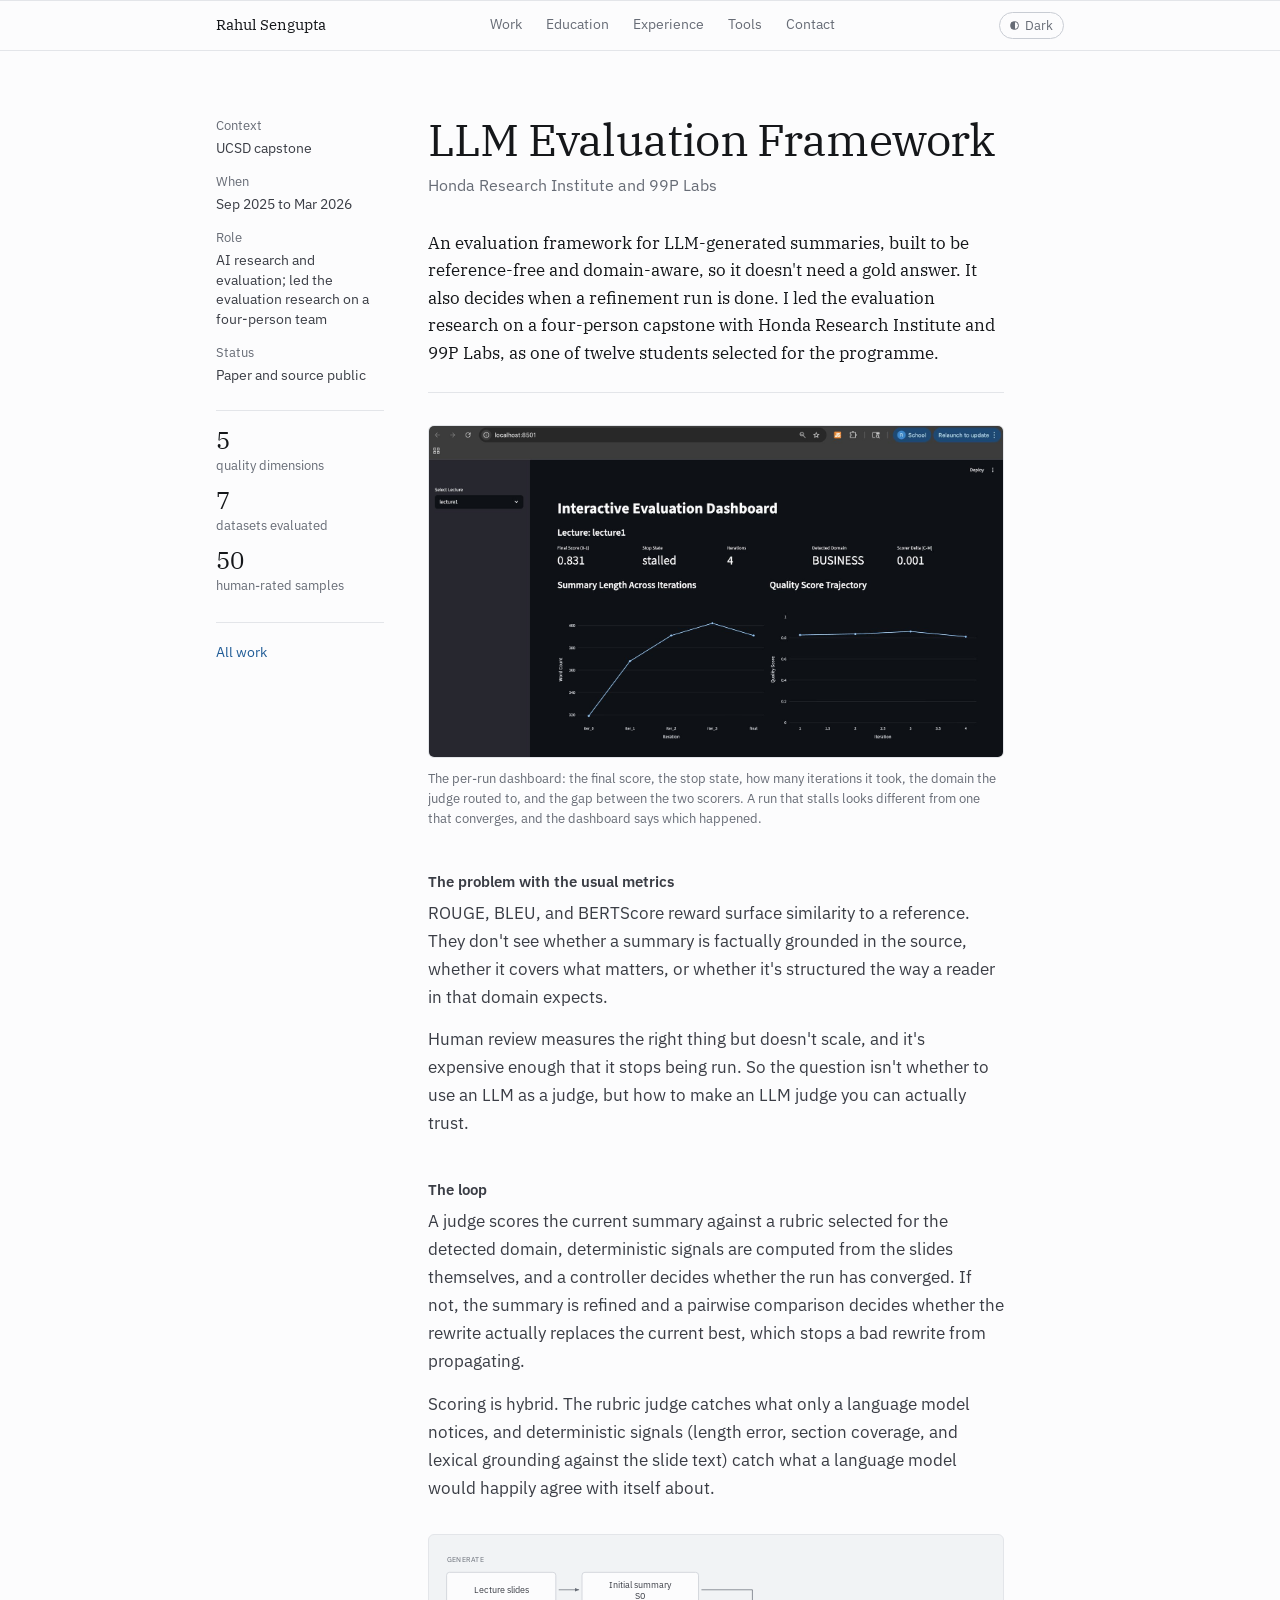
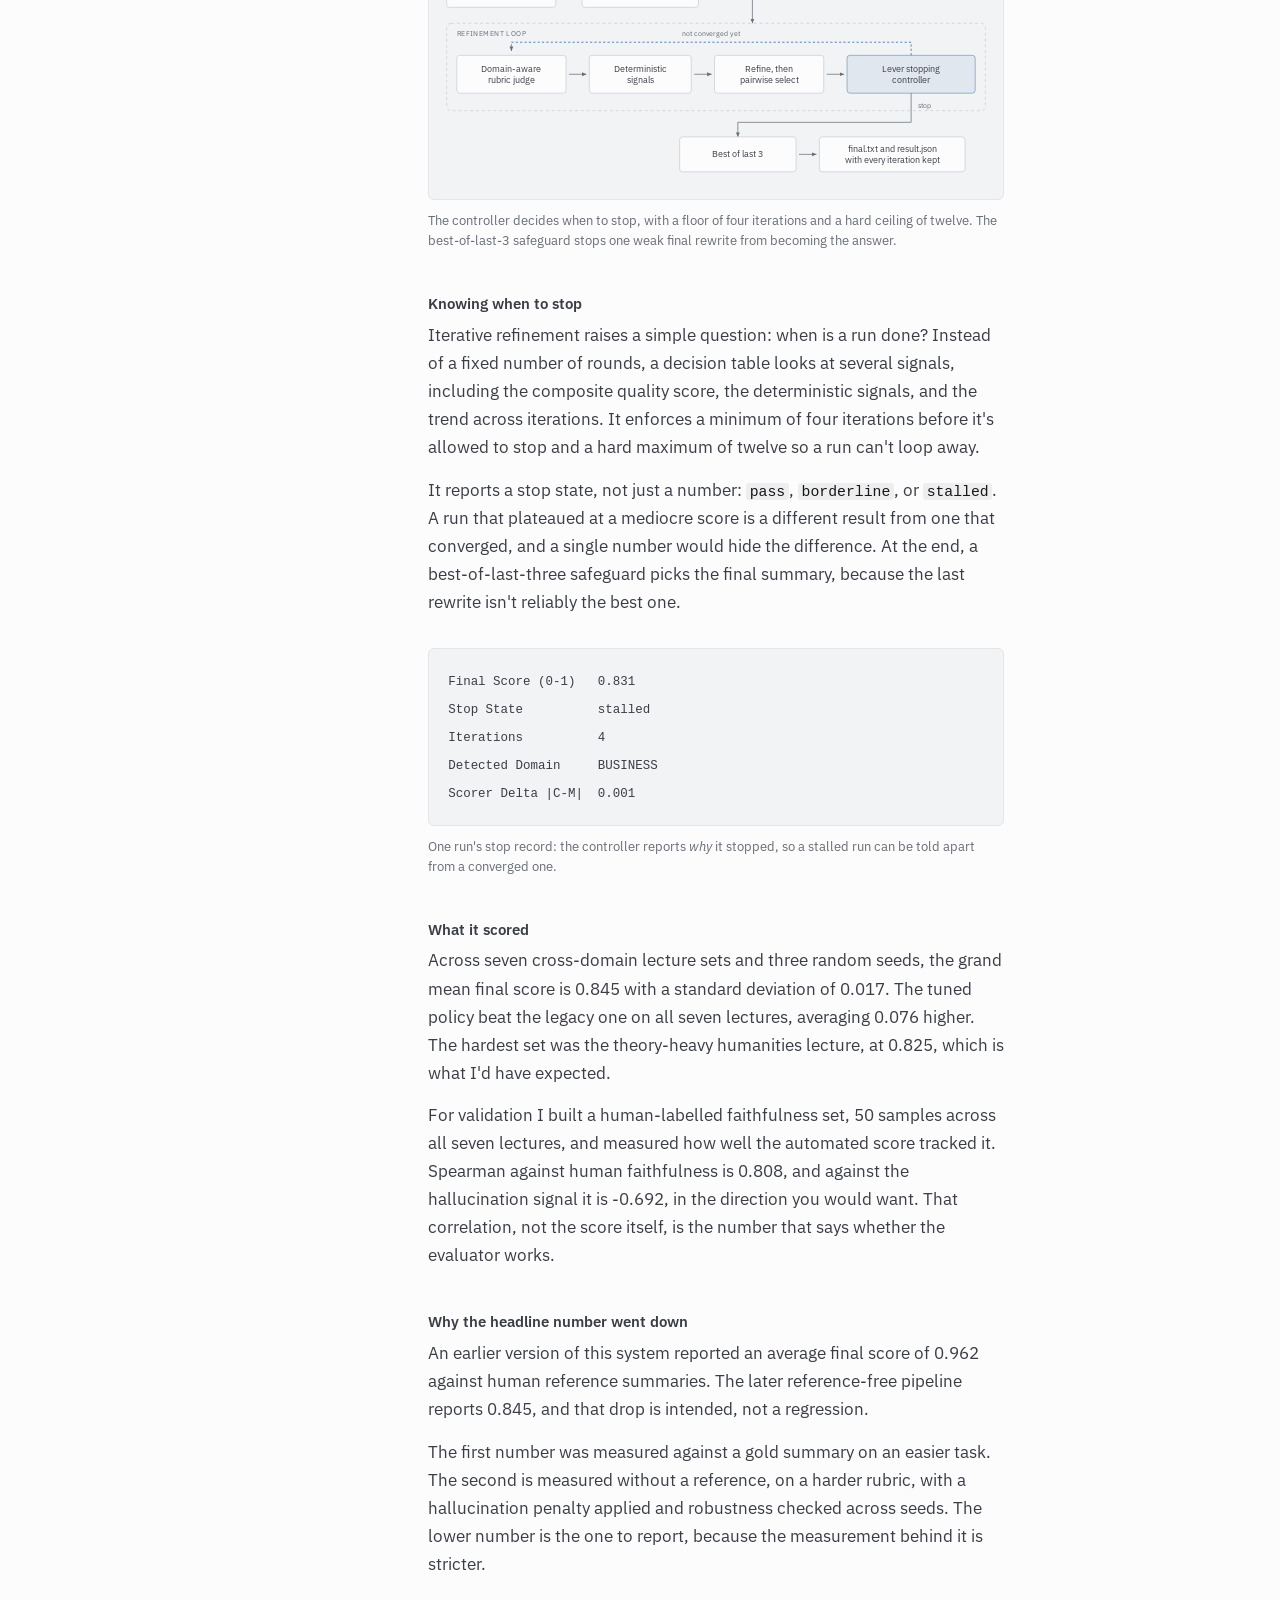
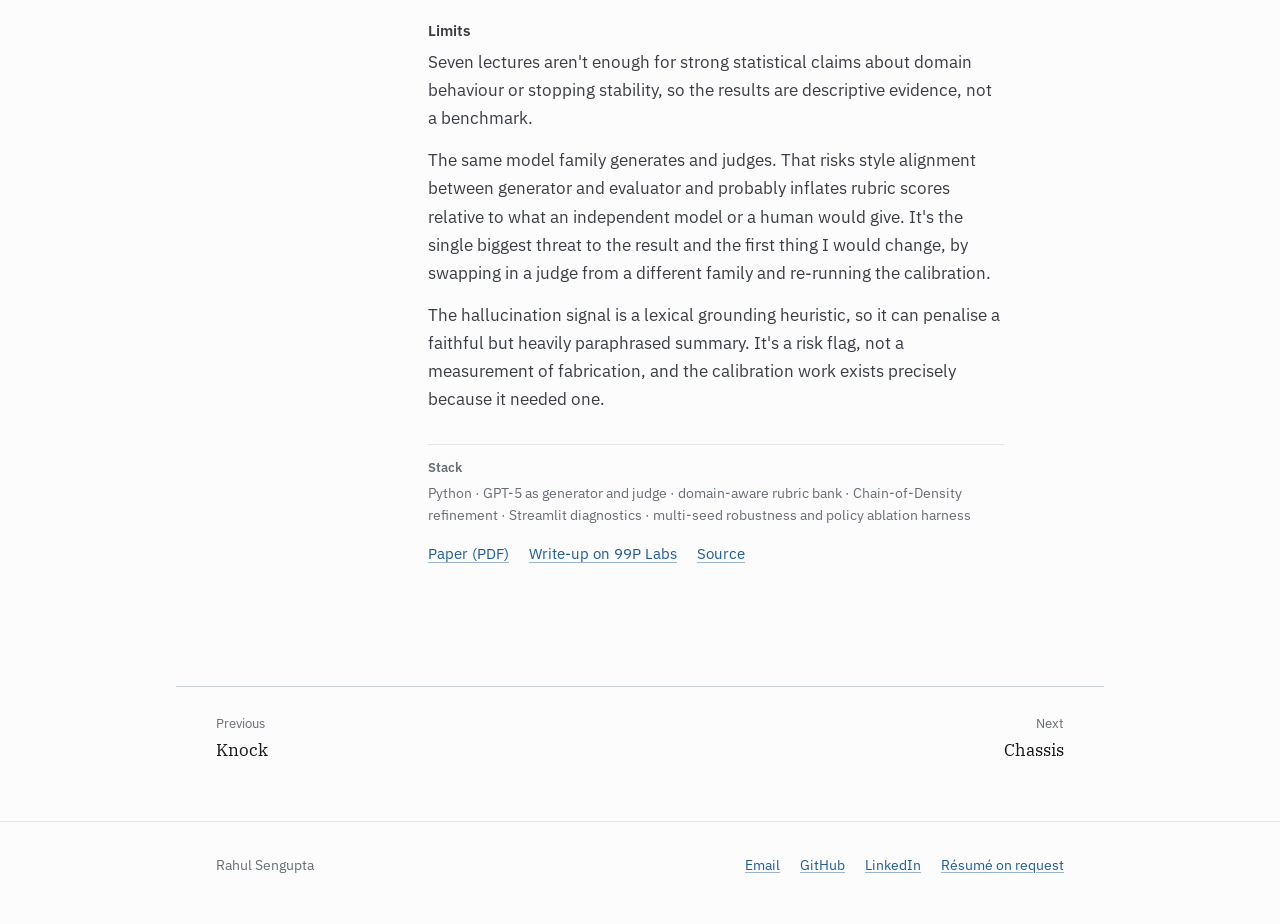
<file: projects/llm-evaluation.html>
<!doctype html>
<html lang="en" data-theme="light">
  <head>
    <meta charset="UTF-8" />
    <meta name="viewport" content="width=device-width, initial-scale=1.0" />
    <title>LLM Evaluation Framework &middot; Rahul Sengupta</title>
    <meta name="description" content="A reference-free LLM-as-judge pipeline with domain-aware rubrics, lever-based dynamic stopping, and human faithfulness calibration." />
    <meta property="og:type" content="website" />
    <meta property="og:title" content="LLM Evaluation Framework &middot; Rahul Sengupta" />
    <meta property="og:description" content="A reference-free LLM-as-judge pipeline with domain-aware rubrics, lever-based dynamic stopping, and human faithfulness calibration." />
    <meta property="og:image" content="https://rahul-sg.github.io/portfolio-website/images/og-card.png?v=2" />
    <meta name="twitter:card" content="summary_large_image" />
    <link rel="icon" type="image/svg+xml" href="../favicon.svg?v=11" />
    <link rel="icon" type="image/x-icon" href="../favicon.ico?v=11" />
    <link rel="icon" type="image/png" sizes="32x32" href="../favicon-32x32.png?v=11" />
    <link rel="apple-touch-icon" sizes="180x180" href="../apple-touch-icon.png?v=11" />
    <link rel="preconnect" href="https://fonts.googleapis.com" />
    <link rel="preconnect" href="https://fonts.gstatic.com" crossorigin />
    <link href="https://fonts.googleapis.com/css2?family=IBM+Plex+Sans:wght@400;500;600&family=IBM+Plex+Serif:wght@400;500;600&display=swap" rel="stylesheet" />
    <link rel="stylesheet" href="../styles.css?v=11" />
    <script>
      // Applied before first paint so a returning dark-mode reader never sees a flash.
      try {
        var t = localStorage.getItem("theme");
        if (t === "dark" || t === "light") document.documentElement.dataset.theme = t;
      } catch (e) {}
    </script>
  </head>
  <body>
    <a class="skip-link" href="#main">Skip to content</a>
    <nav class="subnav" aria-label="Sections">
      <div class="wrap subnav-inner">
        <a class="subnav-brand" href="../index.html">Rahul Sengupta</a>
        <a href="../index.html#work">Work</a>
        <a href="../index.html#education">Education</a>
        <a href="../index.html#experience">Experience</a>
        <a href="../index.html#tools">Tools</a>
        <a href="../index.html#contact">Contact</a>
        <button class="theme-toggle" type="button" id="theme-toggle"
                aria-label="Switch between light and dark">
          <span class="theme-toggle-label">Dark</span>
        </button>
      </div>
    </nav>

    <main id="main">
      <article class="section wrap project project-page">
        <div class="project-aside">
          <dl class="facts">
            <div><dt>Context</dt><dd>UCSD capstone</dd></div>
            <div><dt>When</dt><dd>Sep 2025 to Mar 2026</dd></div>
            <div><dt>Role</dt><dd>AI research and evaluation; led the evaluation research on a four-person team</dd></div>
            <div><dt>Status</dt><dd>Paper and source public</dd></div>
          </dl>
          <dl class="keyfigs">
            <div><dt>5</dt><dd>quality dimensions</dd></div>
            <div><dt>7</dt><dd>datasets evaluated</dd></div>
            <div><dt>50</dt><dd>human-rated samples</dd></div>
          </dl>
          <p class="aside-back"><a href="../index.html#work">All work</a></p>
        </div>

        <div class="project-body">
          <header class="page-head">
            <h1>LLM Evaluation Framework</h1>
            <p class="page-sub">Honda Research Institute and 99P Labs</p>
          </header>

          <p class="lead">An evaluation framework for LLM-generated summaries, built to be reference-free and domain-aware, so it doesn't need a gold answer. It also decides when a refinement run is done. I led the evaluation research on a four-person capstone with Honda Research Institute and 99P Labs, as one of twelve students selected for the programme.</p>
          <figure class="shot">
            <a href="../images/llm-eval-dashboard.jpg" target="_blank" rel="noopener">
              <img src="../images/llm-eval-dashboard.jpg" alt="The per-run dashboard: the final score, the stop state, how many iterations it took, the domain the judge routed to, and the gap between the two scorers. A run that stalls looks different from one that converges, and the dashboard says which happened." loading="lazy" />
            </a>
            <figcaption>The per-run dashboard: the final score, the stop state, how many iterations it took, the domain the judge routed to, and the gap between the two scorers. A run that stalls looks different from one that converges, and the dashboard says which happened.</figcaption>
          </figure>

            <h2>The problem with the usual metrics</h2>
            <p>ROUGE, BLEU, and BERTScore reward surface similarity to a reference. They don't see whether a summary is factually grounded in the source, whether it covers what matters, or whether it's structured the way a reader in that domain expects.</p>
            <p>Human review measures the right thing but doesn't scale, and it's expensive enough that it stops being run. So the question isn't whether to use an LLM as a judge, but how to make an LLM judge you can actually trust.</p>

            <h2>The loop</h2>
            <p>A judge scores the current summary against a rubric selected for the detected domain, deterministic signals are computed from the slides themselves, and a controller decides whether the run has converged. If not, the summary is refined and a pairwise comparison decides whether the rewrite actually replaces the current best, which stops a bad rewrite from propagating.</p>
            <p>Scoring is hybrid. The rubric judge catches what only a language model notices, and deterministic signals (length error, section coverage, and lexical grounding against the slide text) catch what a language model would happily agree with itself about.</p>
            <figure class="diagram">
              <svg viewBox="0 0 740 312" role="img" aria-label="The controller decides when to stop, with a floor of four iterations and a hard ceiling of twelve. The best-of-last-3 safeguard stops one weak final rewrite from becoming the answer."><defs><marker id="dg-a" viewBox="0 0 8 8" refX="7" refY="4" markerWidth="7" markerHeight="7" orient="auto"><path class="dg-head" d="M0 1 L7 4 L0 7 z"/></marker></defs><text class="dg-band" x="0" y="12">GENERATE</text><rect class="dg-box" x="0" y="26" width="150" height="48" rx="4"/><text class="dg-t" text-anchor="middle"><tspan x="75" y="54">Lecture slides</tspan></text><path class="dg-arr" d="M154 50 L182 50" marker-end="url(#dg-a)"/><rect class="dg-box" x="186" y="26" width="160" height="48" rx="4"/><text class="dg-t" text-anchor="middle"><tspan x="266" y="47">Initial summary</tspan><tspan x="266" y="62">S0</tspan></text><path class="dg-arr" d="M350 50 H420 V96" marker-end="url(#dg-a)"/><rect class="dg-loop" x="0" y="96" width="740" height="120" rx="6"/><text class="dg-band" x="14" y="114">REFINEMENT LOOP</text><rect class="dg-box" x="14" y="140" width="150" height="52" rx="4"/><text class="dg-t" text-anchor="middle"><tspan x="89" y="163">Domain-aware</tspan><tspan x="89" y="178">rubric judge</tspan></text><path class="dg-arr" d="M168 166 L192 166" marker-end="url(#dg-a)"/><rect class="dg-box" x="196" y="140" width="140" height="52" rx="4"/><text class="dg-t" text-anchor="middle"><tspan x="266" y="163">Deterministic</tspan><tspan x="266" y="178">signals</tspan></text><path class="dg-arr" d="M340 166 L364 166" marker-end="url(#dg-a)"/><rect class="dg-box" x="368" y="140" width="150" height="52" rx="4"/><text class="dg-t" text-anchor="middle"><tspan x="443" y="163">Refine, then</tspan><tspan x="443" y="178">pairwise select</tspan></text><path class="dg-arr" d="M522 166 L546 166" marker-end="url(#dg-a)"/><rect class="dg-box dg-box--accent" x="550" y="140" width="176" height="52" rx="4"/><text class="dg-t" text-anchor="middle"><tspan x="638" y="163">Lever stopping</tspan><tspan x="638" y="178">controller</tspan></text><path class="dg-arr dg-arr--dash" d="M638 140 V122 H89 V134" marker-end="url(#dg-a)"/><text class="dg-src" text-anchor="middle" x="363" y="114">not converged yet</text><path class="dg-arr" d="M638 192 V232 H400 V252" marker-end="url(#dg-a)"/><text class="dg-src" x="648" y="212">stop</text><rect class="dg-box" x="320" y="252" width="160" height="48" rx="4"/><text class="dg-t" text-anchor="middle"><tspan x="400" y="280">Best of last 3</tspan></text><path class="dg-arr" d="M484 276 L508 276" marker-end="url(#dg-a)"/><rect class="dg-box" x="512" y="252" width="200" height="48" rx="4"/><text class="dg-t" text-anchor="middle"><tspan x="612" y="273">final.txt and result.json</tspan><tspan x="612" y="288">with every iteration kept</tspan></text></svg>
              <figcaption>The controller decides when to stop, with a floor of four iterations and a hard ceiling of twelve. The best-of-last-3 safeguard stops one weak final rewrite from becoming the answer.</figcaption>
            </figure>

            <h2>Knowing when to stop</h2>
            <p>Iterative refinement raises a simple question: when is a run done? Instead of a fixed number of rounds, a decision table looks at several signals, including the composite quality score, the deterministic signals, and the trend across iterations. It enforces a minimum of four iterations before it's allowed to stop and a hard maximum of twelve so a run can't loop away.</p>
            <p>It reports a stop state, not just a number: <code>pass</code>, <code>borderline</code>, or <code>stalled</code>. A run that plateaued at a mediocre score is a different result from one that converged, and a single number would hide the difference. At the end, a best-of-last-three safeguard picks the final summary, because the last rewrite isn't reliably the best one.</p>
            <figure class="code-figure">
              <pre><code>Final Score (0-1)   0.831
Stop State          stalled
Iterations          4
Detected Domain     BUSINESS
Scorer Delta |C-M|  0.001</code></pre>
              <figcaption>One run's stop record: the controller reports <em>why</em> it stopped, so a stalled run can be told apart from a converged one.</figcaption>
            </figure>

            <h2>What it scored</h2>
            <p>Across seven cross-domain lecture sets and three random seeds, the grand mean final score is 0.845 with a standard deviation of 0.017. The tuned policy beat the legacy one on all seven lectures, averaging 0.076 higher. The hardest set was the theory-heavy humanities lecture, at 0.825, which is what I'd have expected.</p>
            <p>For validation I built a human-labelled faithfulness set, 50 samples across all seven lectures, and measured how well the automated score tracked it. Spearman against human faithfulness is 0.808, and against the hallucination signal it is -0.692, in the direction you would want. That correlation, not the score itself, is the number that says whether the evaluator works.</p>

            <h2>Why the headline number went down</h2>
            <p>An earlier version of this system reported an average final score of 0.962 against human reference summaries. The later reference-free pipeline reports 0.845, and that drop is intended, not a regression.</p>
            <p>The first number was measured against a gold summary on an easier task. The second is measured without a reference, on a harder rubric, with a hallucination penalty applied and robustness checked across seeds. The lower number is the one to report, because the measurement behind it is stricter.</p>

            <h2>Limits</h2>
            <p>Seven lectures aren't enough for strong statistical claims about domain behaviour or stopping stability, so the results are descriptive evidence, not a benchmark.</p>
            <p>The same model family generates and judges. That risks style alignment between generator and evaluator and probably inflates rubric scores relative to what an independent model or a human would give. It's the single biggest threat to the result and the first thing I would change, by swapping in a judge from a different family and re-running the calibration.</p>
            <p>The hallucination signal is a lexical grounding heuristic, so it can penalise a faithful but heavily paraphrased summary. It's a risk flag, not a measurement of fabrication, and the calibration work exists precisely because it needed one.</p>

          <p class="stack"><span class="stack-label">Stack</span> Python &middot; GPT-5 as generator and judge &middot; domain-aware rubric bank &middot; Chain-of-Density refinement &middot; Streamlit diagnostics &middot; multi-seed robustness and policy ablation harness</p>
            <p class="project-links">
              <a href="https://github.com/rahul-sg/HondaResearchLabs_DSC180A-Eval-Systems-Of-NextGen-LLMs/blob/main/artifacts/Q2/Iterative_Refinement_NextGen_LLMs.pdf" target="_blank" rel="noopener">Paper (PDF)</a>
              <a href="https://medium.com/99p-labs/iterative-refinement-of-llm-as-judge-framework-0819fe352575" target="_blank" rel="noopener">Write-up on 99P Labs</a>
              <a href="https://github.com/rahul-sg/HondaResearchLabs_DSC180A-Eval-Systems-Of-NextGen-LLMs" target="_blank" rel="noopener">Source</a>
            </p>
        </div>
      </article>

      <nav class="wrap pager" aria-label="Other projects">
        <a class="pager-link pager-prev" href="knock.html">
          <span class="pager-label">Previous</span>
          <span class="pager-name">Knock</span>
        </a>
        <a class="pager-link pager-next" href="chassis.html">
          <span class="pager-label">Next</span>
          <span class="pager-name">Chassis</span>
        </a>
      </nav>
    </main>

    <footer class="site-footer">
      <div class="wrap site-footer-inner">
        <p>Rahul Sengupta</p>
        <p class="site-footer-links">
          <a href="mailto:rahul_sen_gupta@yahoo.com">Email</a>
          <a href="https://github.com/rahul-sg" target="_blank" rel="noopener">GitHub</a>
          <a href="https://linkedin.com/in/rahul-sg" target="_blank" rel="noopener">LinkedIn</a>
          <a href="mailto:rahul_sen_gupta@yahoo.com?subject=Resume%20request">R&eacute;sum&eacute; on request</a>
        </p>
      </div>
    </footer>

    <script src="../script.js?v=11"></script>
  </body>
</html>
</file>
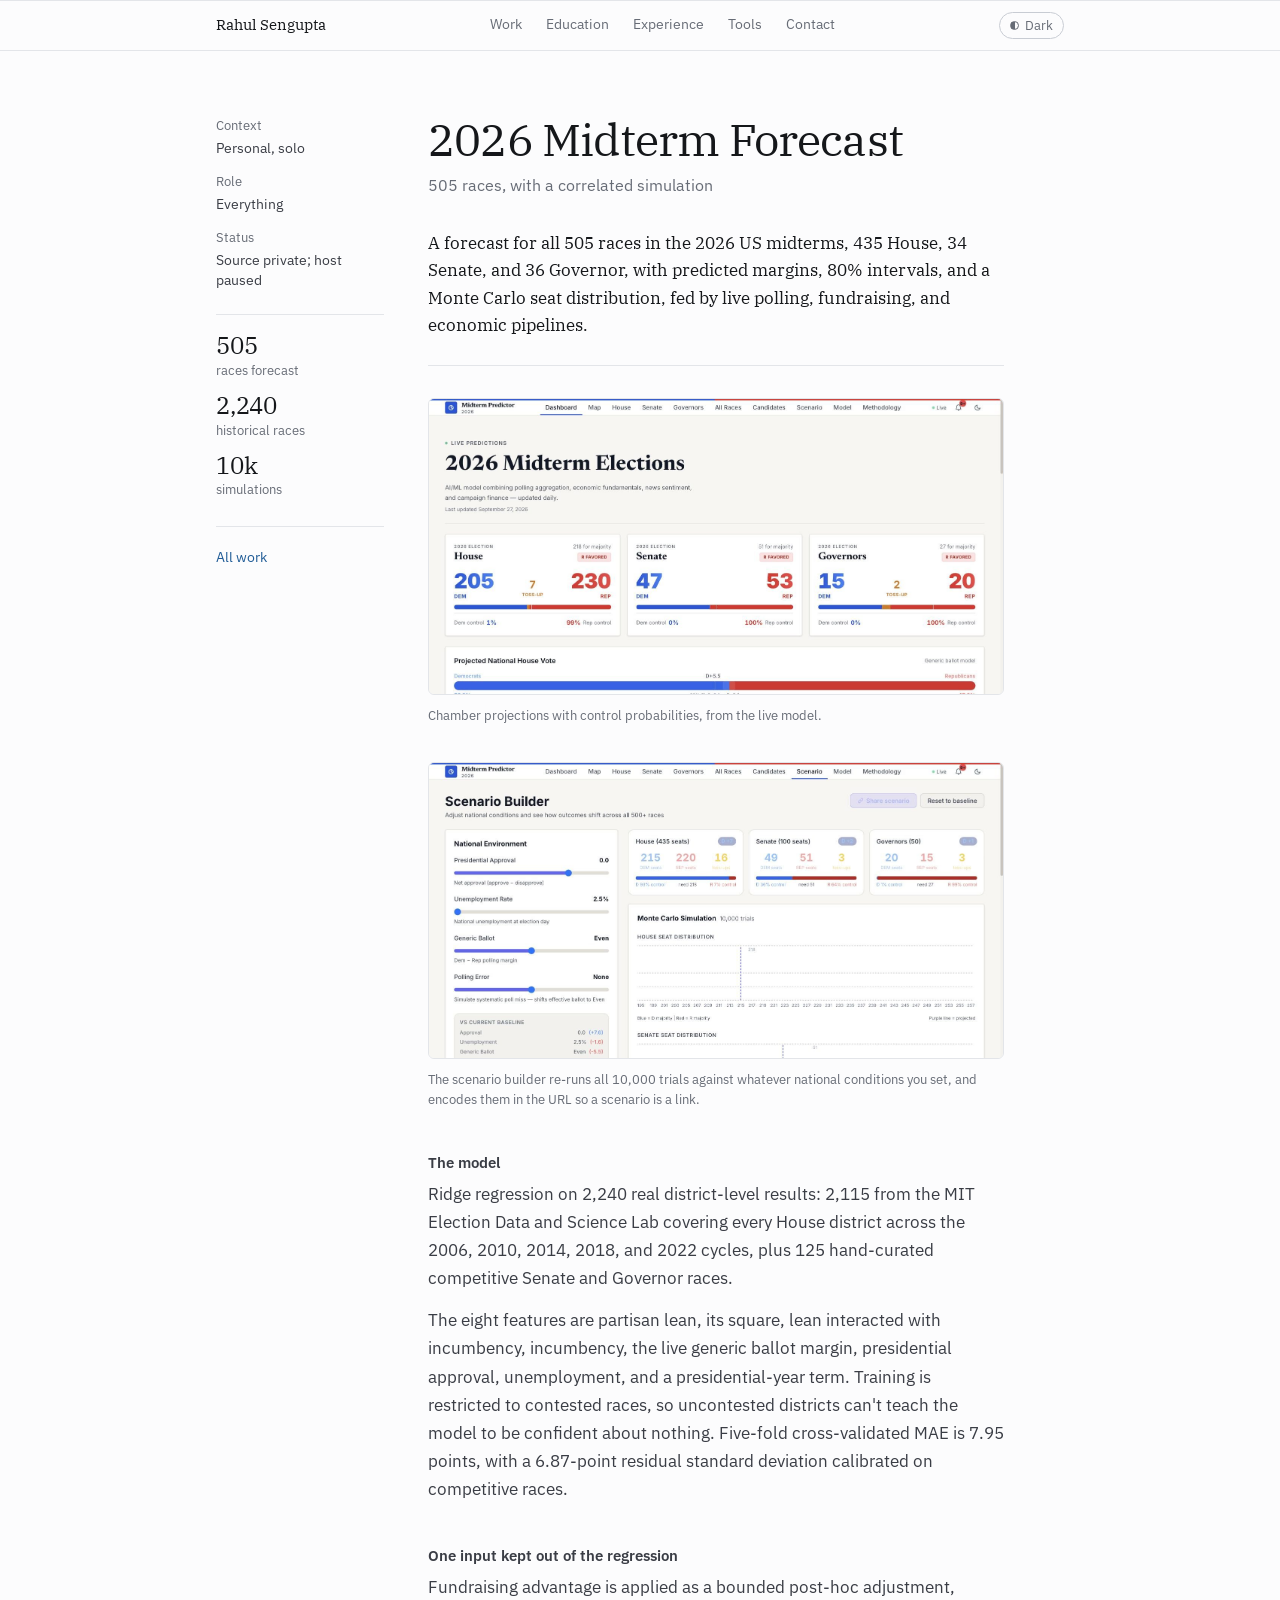
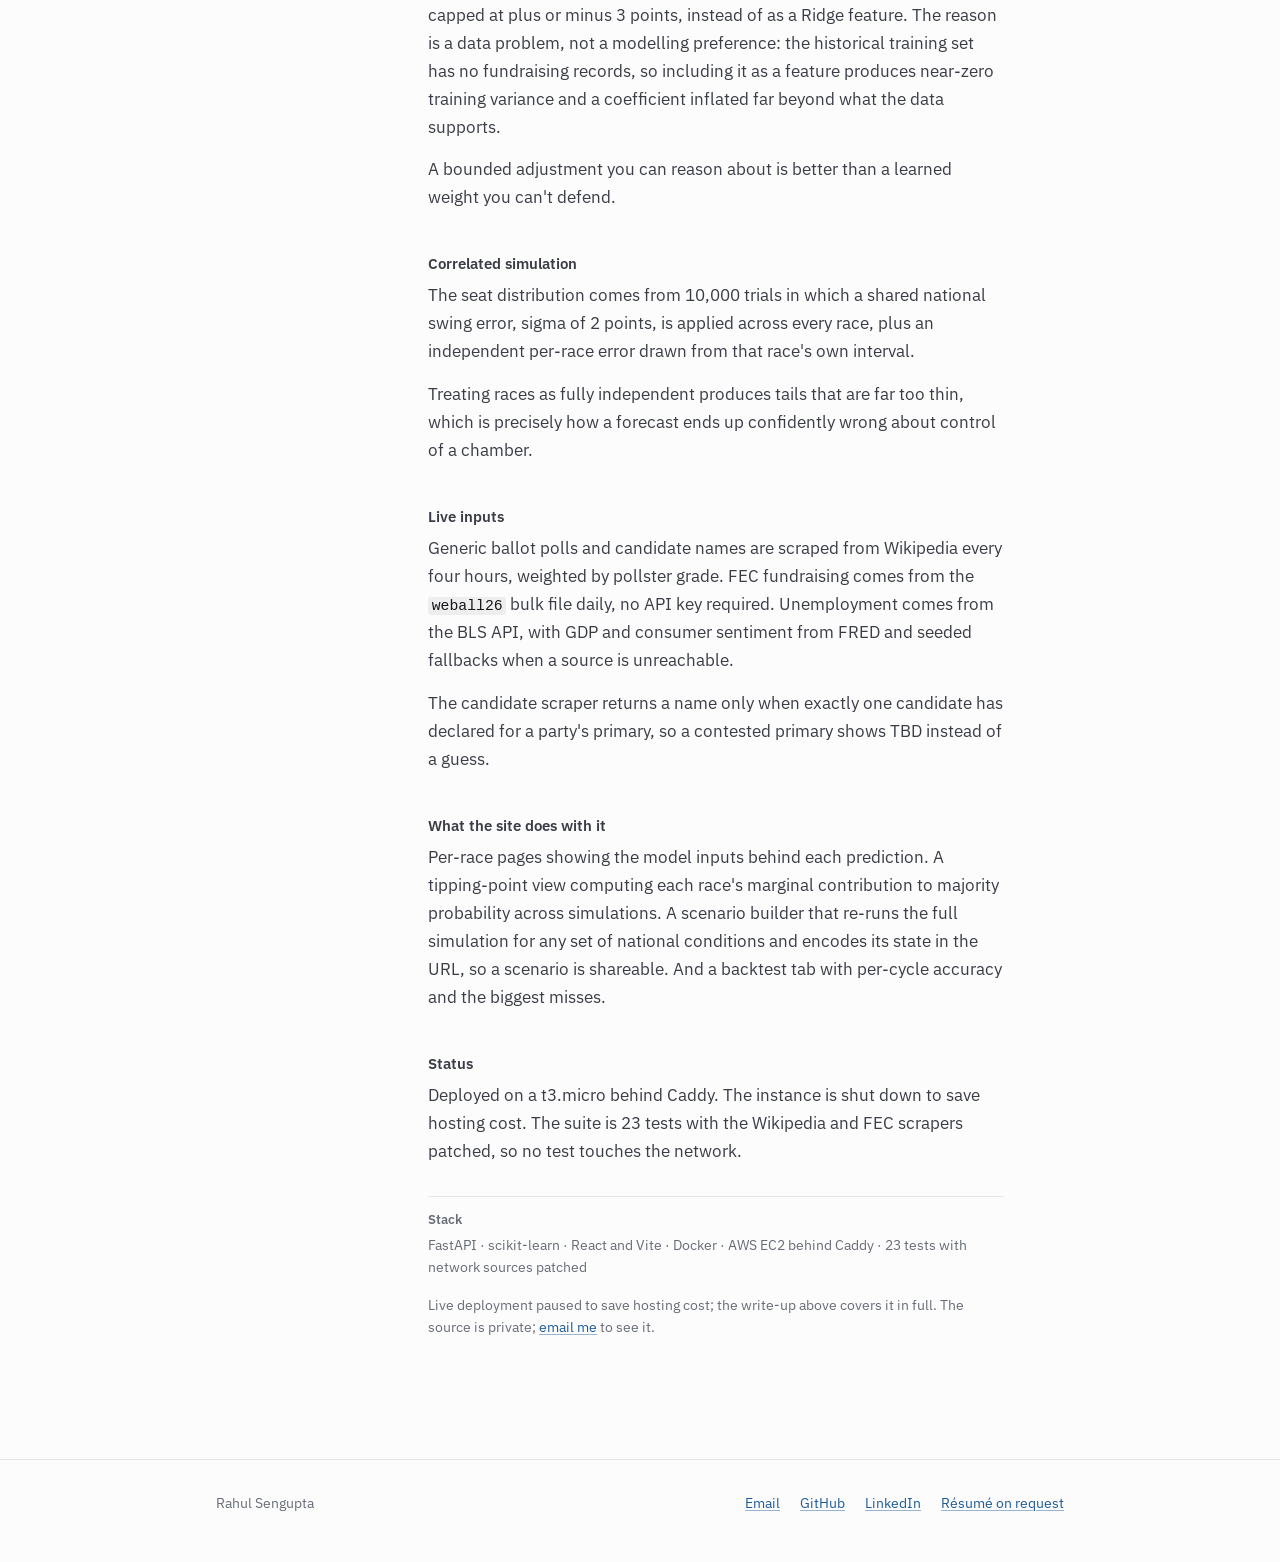
<file: projects/midterm-forecast.html>
<!doctype html>
<html lang="en" data-theme="light">
  <head>
    <meta charset="UTF-8" />
    <meta name="viewport" content="width=device-width, initial-scale=1.0" />
    <title>2026 Midterm Forecast &middot; Rahul Sengupta</title>
    <meta name="description" content="A Ridge model over 2,240 real district results forecasting all 505 races in the 2026 US midterms, with a correlated Monte Carlo seat distribution." />
    <meta property="og:type" content="website" />
    <meta property="og:title" content="2026 Midterm Forecast &middot; Rahul Sengupta" />
    <meta property="og:description" content="A Ridge model over 2,240 real district results forecasting all 505 races in the 2026 US midterms, with a correlated Monte Carlo seat distribution." />
    <meta property="og:image" content="https://rahul-sg.github.io/portfolio-website/images/og-card.png?v=2" />
    <meta name="twitter:card" content="summary_large_image" />
    <link rel="icon" type="image/svg+xml" href="../favicon.svg?v=11" />
    <link rel="icon" type="image/x-icon" href="../favicon.ico?v=11" />
    <link rel="icon" type="image/png" sizes="32x32" href="../favicon-32x32.png?v=11" />
    <link rel="apple-touch-icon" sizes="180x180" href="../apple-touch-icon.png?v=11" />
    <link rel="preconnect" href="https://fonts.googleapis.com" />
    <link rel="preconnect" href="https://fonts.gstatic.com" crossorigin />
    <link href="https://fonts.googleapis.com/css2?family=IBM+Plex+Sans:wght@400;500;600&family=IBM+Plex+Serif:wght@400;500;600&display=swap" rel="stylesheet" />
    <link rel="stylesheet" href="../styles.css?v=11" />
    <script>
      // Applied before first paint so a returning dark-mode reader never sees a flash.
      try {
        var t = localStorage.getItem("theme");
        if (t === "dark" || t === "light") document.documentElement.dataset.theme = t;
      } catch (e) {}
    </script>
  </head>
  <body>
    <a class="skip-link" href="#main">Skip to content</a>
    <nav class="subnav" aria-label="Sections">
      <div class="wrap subnav-inner">
        <a class="subnav-brand" href="../index.html">Rahul Sengupta</a>
        <a href="../index.html#work">Work</a>
        <a href="../index.html#education">Education</a>
        <a href="../index.html#experience">Experience</a>
        <a href="../index.html#tools">Tools</a>
        <a href="../index.html#contact">Contact</a>
        <button class="theme-toggle" type="button" id="theme-toggle"
                aria-label="Switch between light and dark">
          <span class="theme-toggle-label">Dark</span>
        </button>
      </div>
    </nav>

    <main id="main">
      <article class="section wrap project project-page">
        <div class="project-aside">
          <dl class="facts">
            <div><dt>Context</dt><dd>Personal, solo</dd></div>
            <div><dt>Role</dt><dd>Everything</dd></div>
            <div><dt>Status</dt><dd>Source private; host paused</dd></div>
          </dl>
          <dl class="keyfigs">
            <div><dt>505</dt><dd>races forecast</dd></div>
            <div><dt>2,240</dt><dd>historical races</dd></div>
            <div><dt>10k</dt><dd>simulations</dd></div>
          </dl>
          <p class="aside-back"><a href="../index.html#work">All work</a></p>
        </div>

        <div class="project-body">
          <header class="page-head">
            <h1>2026 Midterm Forecast</h1>
            <p class="page-sub">505 races, with a correlated simulation</p>
          </header>

          <p class="lead">A forecast for all 505 races in the 2026 US midterms, 435 House, 34 Senate, and 36 Governor, with predicted margins, 80% intervals, and a Monte Carlo seat distribution, fed by live polling, fundraising, and economic pipelines.</p>
          <figure class="shot">
            <a href="../images/midterm-dashboard.jpg" target="_blank" rel="noopener">
              <img src="../images/midterm-dashboard.jpg" alt="Chamber projections with control probabilities, from the live model." loading="lazy" />
            </a>
            <figcaption>Chamber projections with control probabilities, from the live model.</figcaption>
          </figure>
          <figure class="shot">
            <a href="../images/midterm-scenario.jpg" target="_blank" rel="noopener">
              <img src="../images/midterm-scenario.jpg" alt="The scenario builder re-runs all 10,000 trials against whatever national conditions you set, and encodes them in the URL so a scenario is a link." loading="lazy" />
            </a>
            <figcaption>The scenario builder re-runs all 10,000 trials against whatever national conditions you set, and encodes them in the URL so a scenario is a link.</figcaption>
          </figure>

            <h2>The model</h2>
            <p>Ridge regression on 2,240 real district-level results: 2,115 from the MIT Election Data and Science Lab covering every House district across the 2006, 2010, 2014, 2018, and 2022 cycles, plus 125 hand-curated competitive Senate and Governor races.</p>
            <p>The eight features are partisan lean, its square, lean interacted with incumbency, incumbency, the live generic ballot margin, presidential approval, unemployment, and a presidential-year term. Training is restricted to contested races, so uncontested districts can't teach the model to be confident about nothing. Five-fold cross-validated MAE is 7.95 points, with a 6.87-point residual standard deviation calibrated on competitive races.</p>

            <h2>One input kept out of the regression</h2>
            <p>Fundraising advantage is applied as a bounded post-hoc adjustment, capped at plus or minus 3 points, instead of as a Ridge feature. The reason is a data problem, not a modelling preference: the historical training set has no fundraising records, so including it as a feature produces near-zero training variance and a coefficient inflated far beyond what the data supports.</p>
            <p>A bounded adjustment you can reason about is better than a learned weight you can't defend.</p>

            <h2>Correlated simulation</h2>
            <p>The seat distribution comes from 10,000 trials in which a shared national swing error, sigma of 2 points, is applied across every race, plus an independent per-race error drawn from that race's own interval.</p>
            <p>Treating races as fully independent produces tails that are far too thin, which is precisely how a forecast ends up confidently wrong about control of a chamber.</p>

            <h2>Live inputs</h2>
            <p>Generic ballot polls and candidate names are scraped from Wikipedia every four hours, weighted by pollster grade. FEC fundraising comes from the <code>weball26</code> bulk file daily, no API key required. Unemployment comes from the BLS API, with GDP and consumer sentiment from FRED and seeded fallbacks when a source is unreachable.</p>
            <p>The candidate scraper returns a name only when exactly one candidate has declared for a party's primary, so a contested primary shows TBD instead of a guess.</p>

            <h2>What the site does with it</h2>
            <p>Per-race pages showing the model inputs behind each prediction. A tipping-point view computing each race's marginal contribution to majority probability across simulations. A scenario builder that re-runs the full simulation for any set of national conditions and encodes its state in the URL, so a scenario is shareable. And a backtest tab with per-cycle accuracy and the biggest misses.</p>

            <h2>Status</h2>
            <p>Deployed on a t3.micro behind Caddy. The instance is shut down to save hosting cost. The suite is 23 tests with the Wikipedia and FEC scrapers patched, so no test touches the network.</p>

          <p class="stack"><span class="stack-label">Stack</span> FastAPI &middot; scikit-learn &middot; React and Vite &middot; Docker &middot; AWS EC2 behind Caddy &middot; 23 tests with network sources patched</p>
            <p class="project-links">
              <span class="note">Live deployment paused to save hosting cost; the write-up above covers it in full. The source is private; <a href="mailto:rahul_sen_gupta@yahoo.com?subject=Code%20for%20the%20midterm%20forecast">email me</a> to see it.</span>
            </p>
        </div>
      </article>

    </main>

    <footer class="site-footer">
      <div class="wrap site-footer-inner">
        <p>Rahul Sengupta</p>
        <p class="site-footer-links">
          <a href="mailto:rahul_sen_gupta@yahoo.com">Email</a>
          <a href="https://github.com/rahul-sg" target="_blank" rel="noopener">GitHub</a>
          <a href="https://linkedin.com/in/rahul-sg" target="_blank" rel="noopener">LinkedIn</a>
          <a href="mailto:rahul_sen_gupta@yahoo.com?subject=Resume%20request">R&eacute;sum&eacute; on request</a>
        </p>
      </div>
    </footer>

    <script src="../script.js?v=11"></script>
  </body>
</html>
</file>
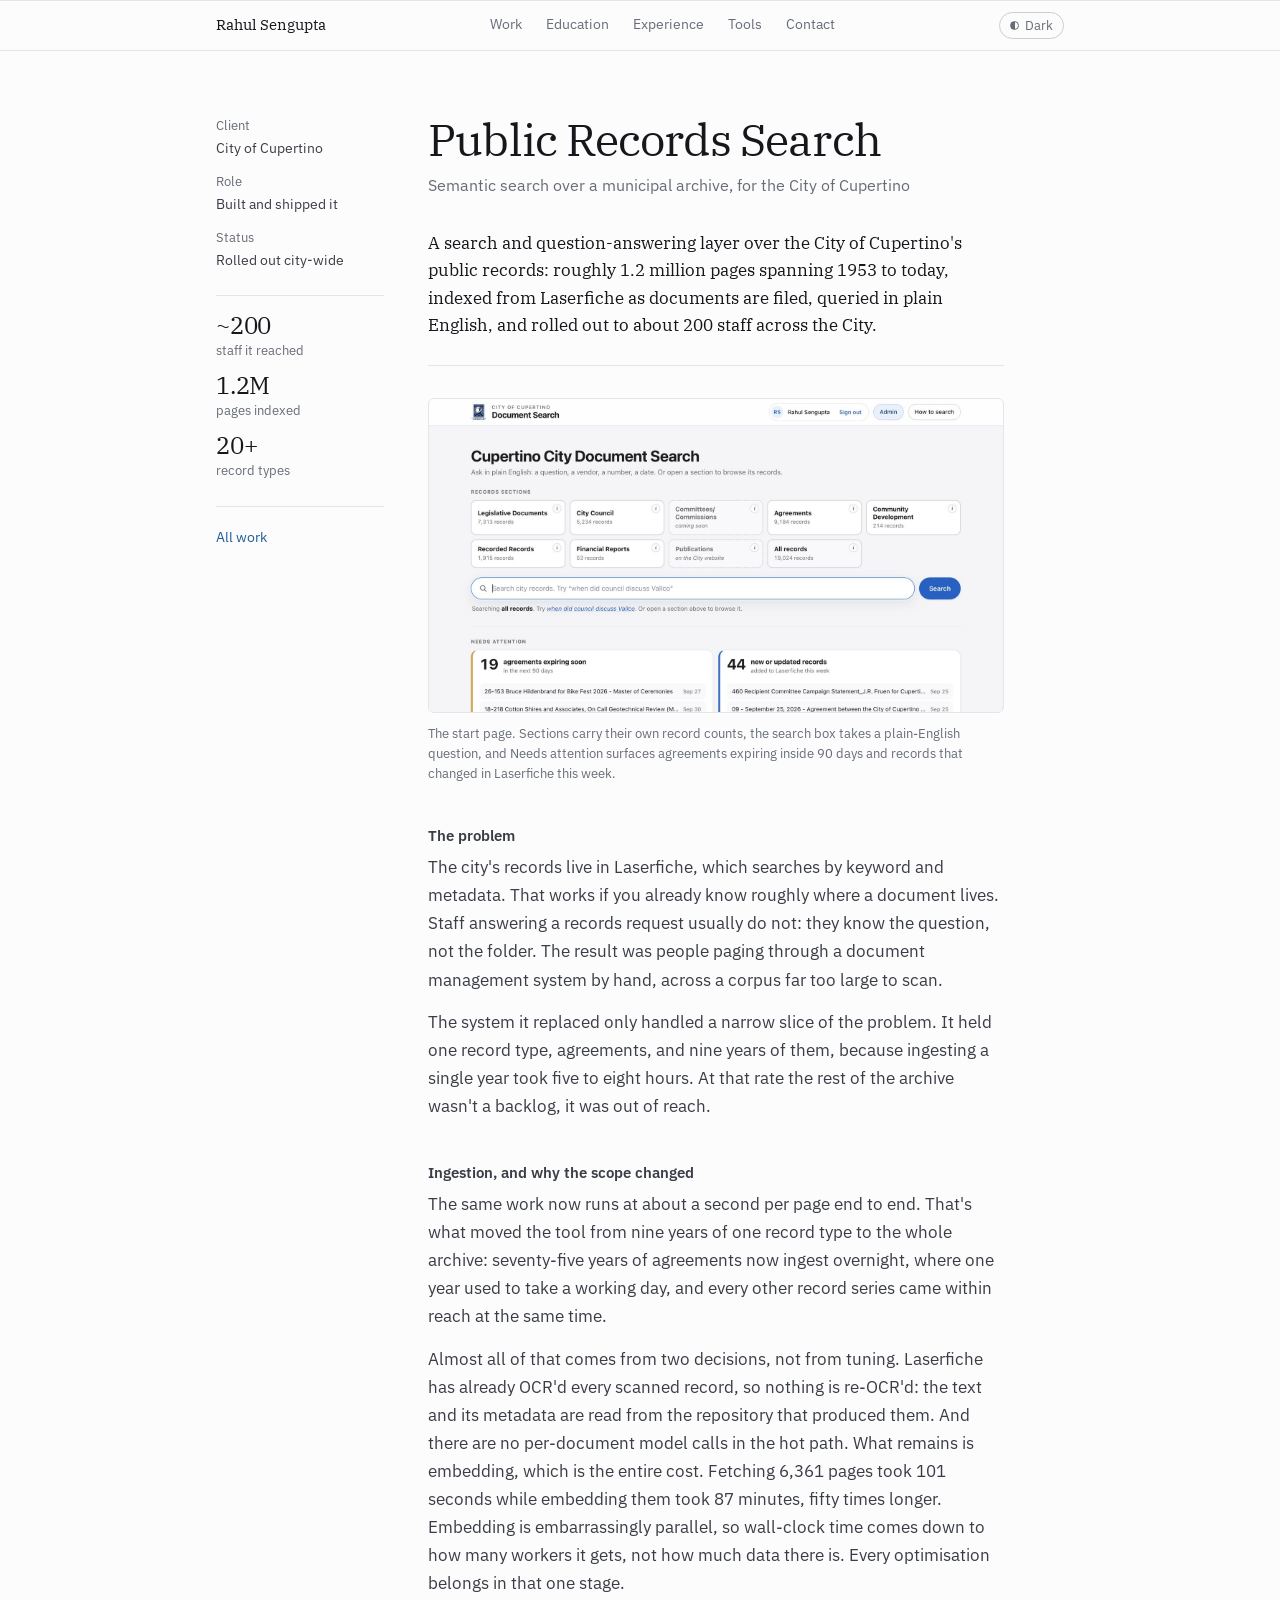
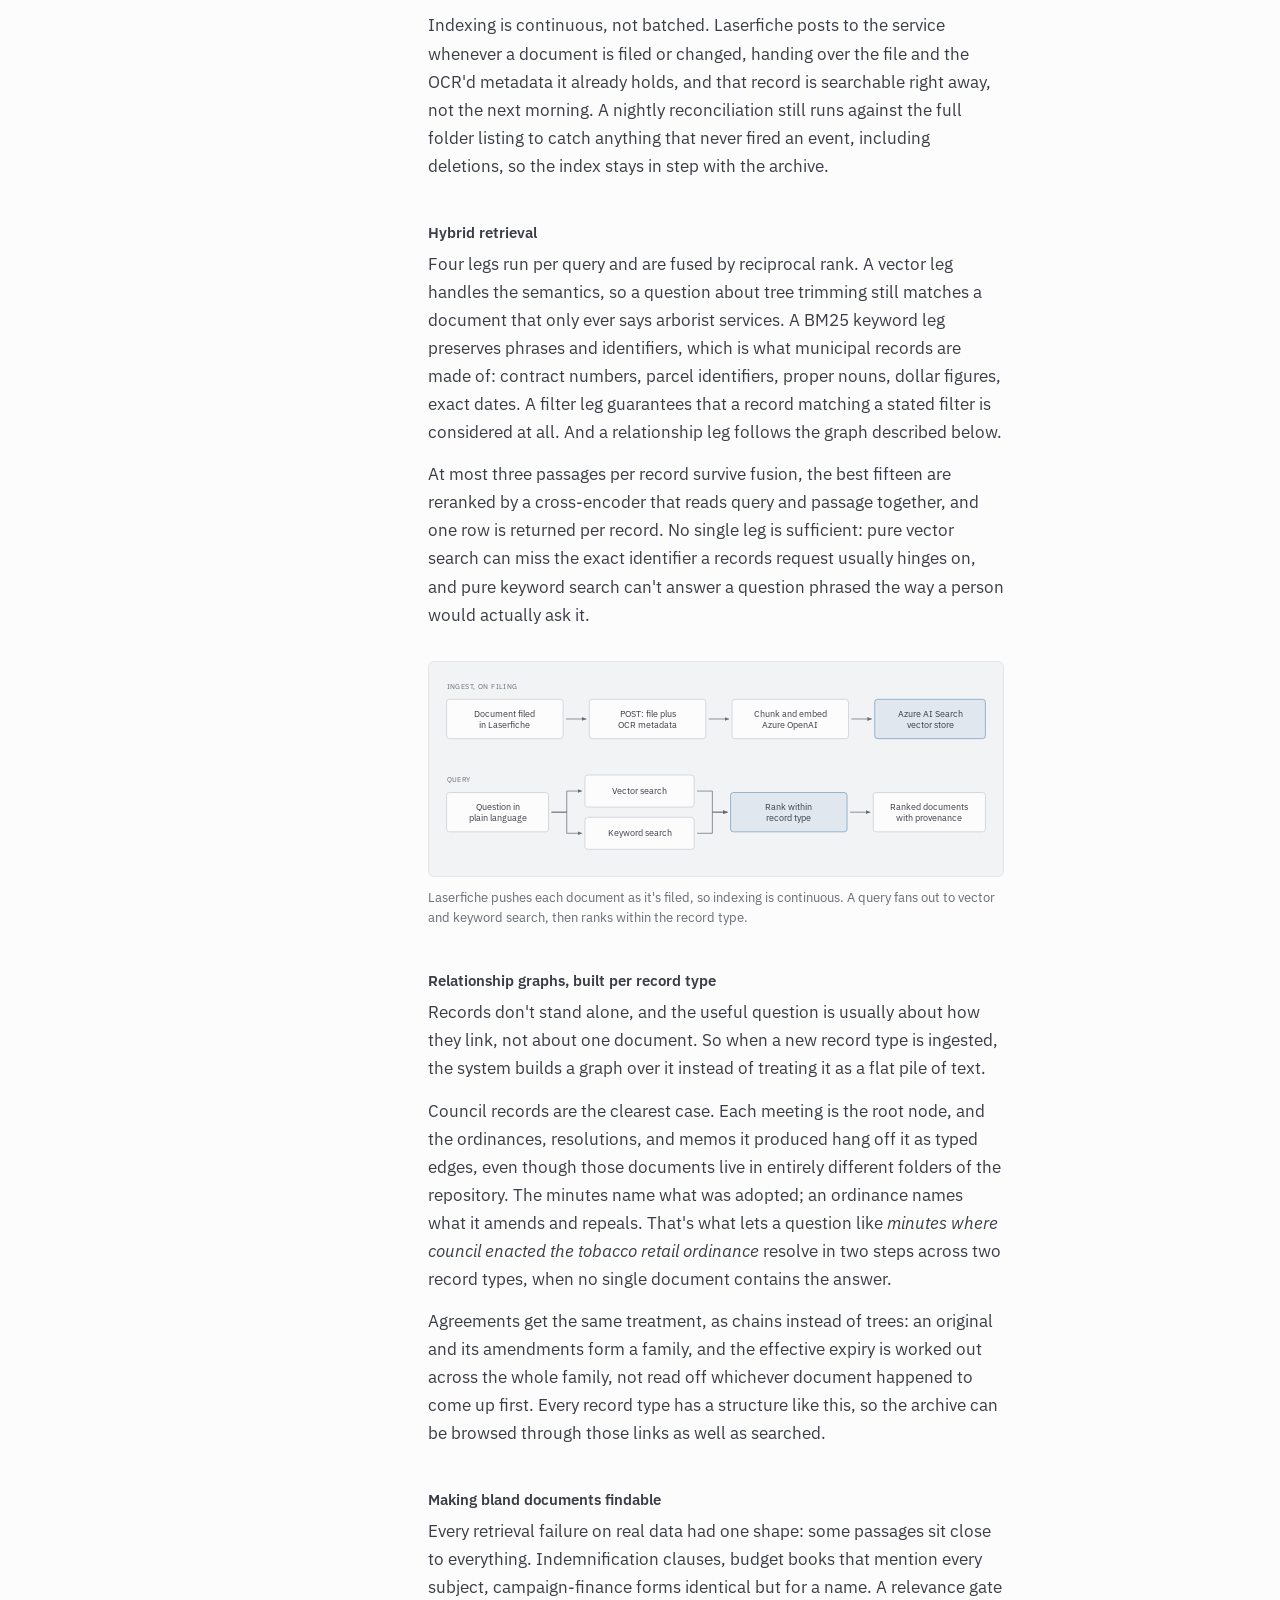
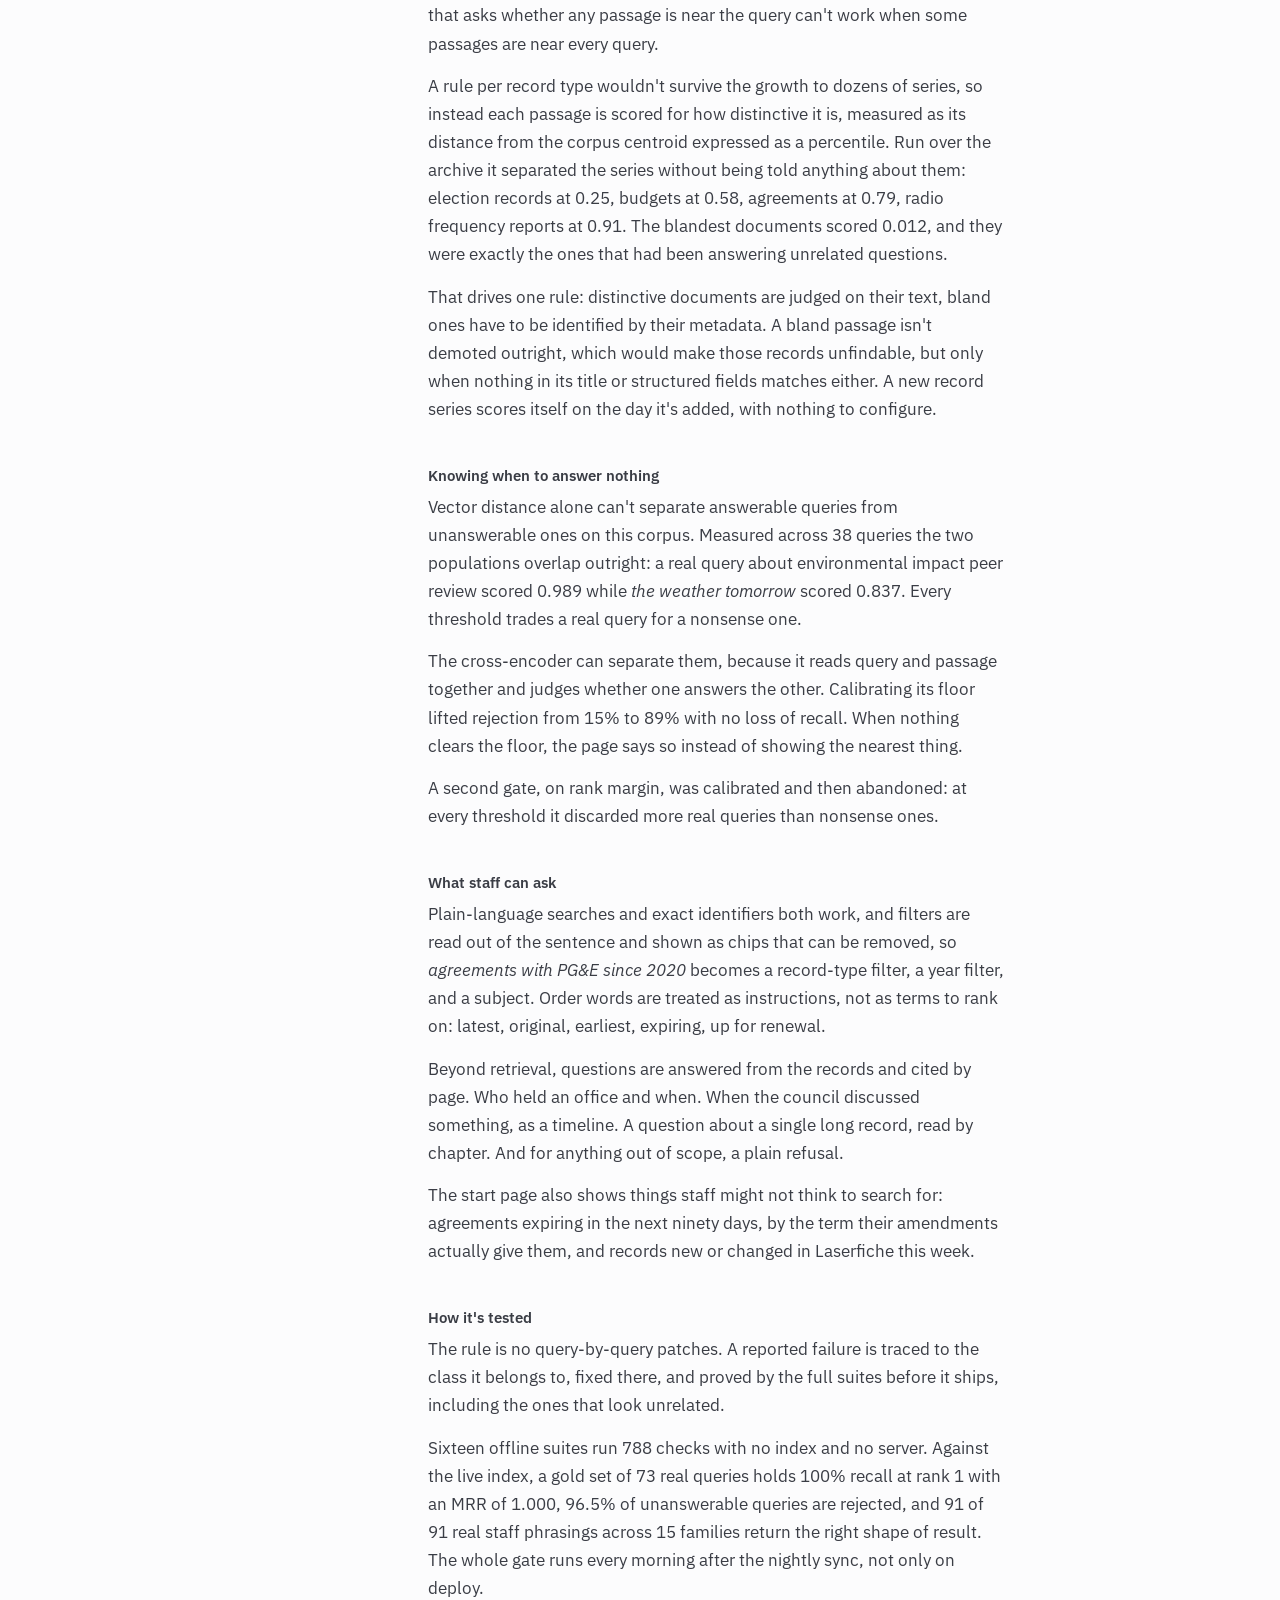
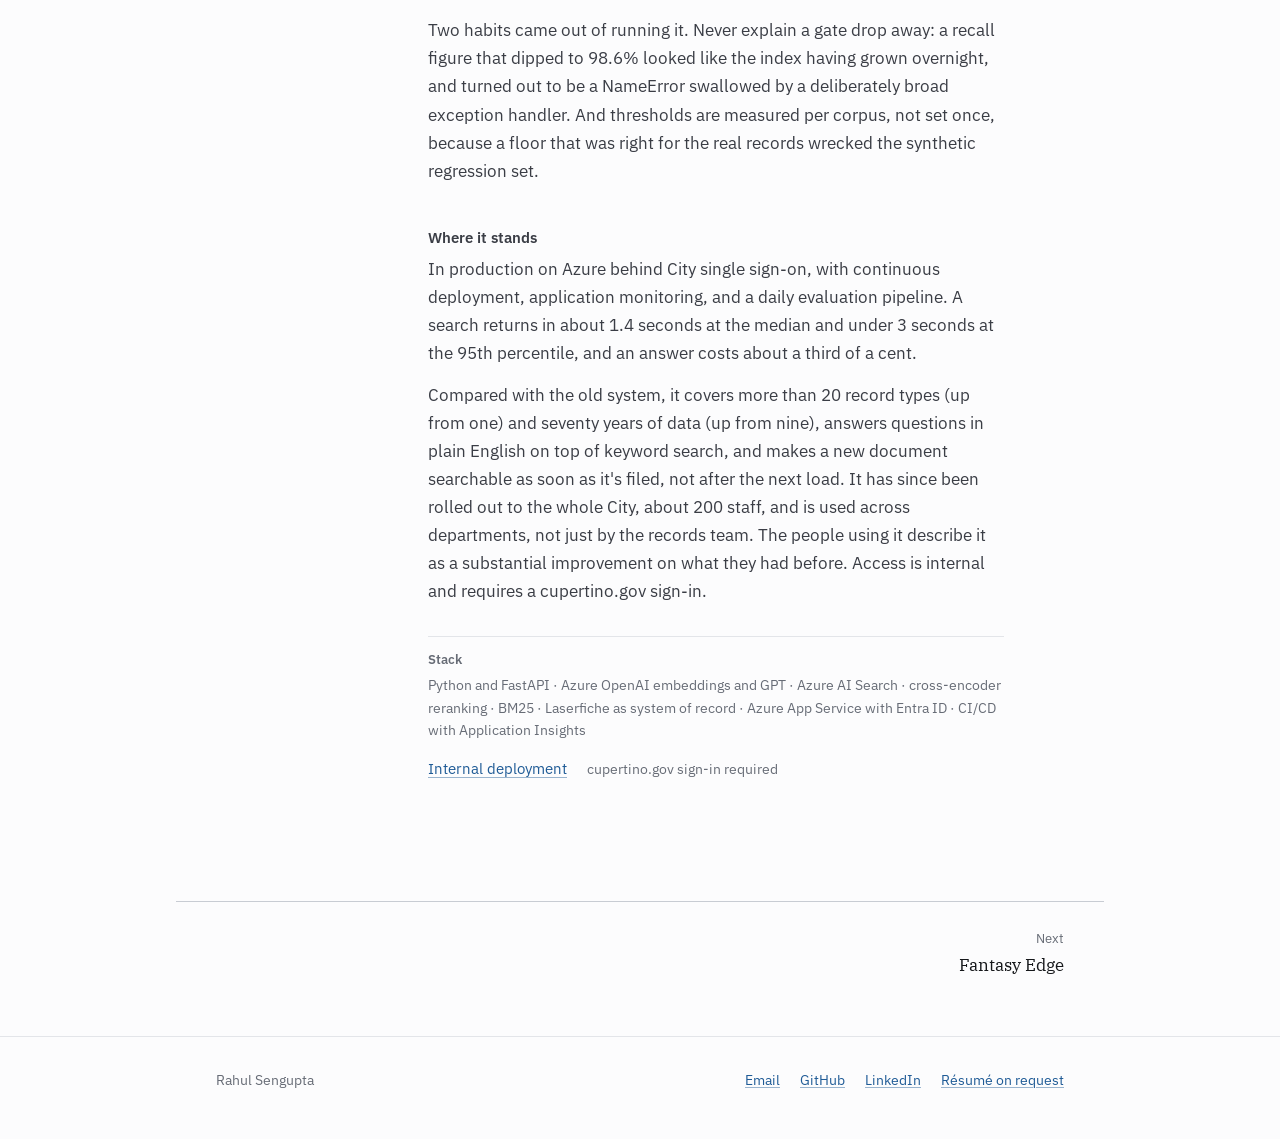
<file: projects/records-search.html>
<!doctype html>
<html lang="en" data-theme="light">
  <head>
    <meta charset="UTF-8" />
    <meta name="viewport" content="width=device-width, initial-scale=1.0" />
    <title>Public Records Search &middot; Rahul Sengupta</title>
    <meta name="description" content="Hybrid vector and keyword search over 1.2 million pages of City of Cupertino public records, with per-record-type relationship graphs, a calibrated relevance gate, and real-time ingestion from Laserfiche." />
    <meta property="og:type" content="website" />
    <meta property="og:title" content="Public Records Search &middot; Rahul Sengupta" />
    <meta property="og:description" content="Hybrid vector and keyword search over 1.2 million pages of City of Cupertino public records, with per-record-type relationship graphs, a calibrated relevance gate, and real-time ingestion from Laserfiche." />
    <meta property="og:image" content="https://rahul-sg.github.io/portfolio-website/images/og-card.png?v=2" />
    <meta name="twitter:card" content="summary_large_image" />
    <link rel="icon" type="image/svg+xml" href="../favicon.svg?v=11" />
    <link rel="icon" type="image/x-icon" href="../favicon.ico?v=11" />
    <link rel="icon" type="image/png" sizes="32x32" href="../favicon-32x32.png?v=11" />
    <link rel="apple-touch-icon" sizes="180x180" href="../apple-touch-icon.png?v=11" />
    <link rel="preconnect" href="https://fonts.googleapis.com" />
    <link rel="preconnect" href="https://fonts.gstatic.com" crossorigin />
    <link href="https://fonts.googleapis.com/css2?family=IBM+Plex+Sans:wght@400;500;600&family=IBM+Plex+Serif:wght@400;500;600&display=swap" rel="stylesheet" />
    <link rel="stylesheet" href="../styles.css?v=11" />
    <script>
      // Applied before first paint so a returning dark-mode reader never sees a flash.
      try {
        var t = localStorage.getItem("theme");
        if (t === "dark" || t === "light") document.documentElement.dataset.theme = t;
      } catch (e) {}
    </script>
  </head>
  <body>
    <a class="skip-link" href="#main">Skip to content</a>
    <nav class="subnav" aria-label="Sections">
      <div class="wrap subnav-inner">
        <a class="subnav-brand" href="../index.html">Rahul Sengupta</a>
        <a href="../index.html#work">Work</a>
        <a href="../index.html#education">Education</a>
        <a href="../index.html#experience">Experience</a>
        <a href="../index.html#tools">Tools</a>
        <a href="../index.html#contact">Contact</a>
        <button class="theme-toggle" type="button" id="theme-toggle"
                aria-label="Switch between light and dark">
          <span class="theme-toggle-label">Dark</span>
        </button>
      </div>
    </nav>

    <main id="main">
      <article class="section wrap project project-page">
        <div class="project-aside">
          <dl class="facts">
            <div><dt>Client</dt><dd>City of Cupertino</dd></div>
            <div><dt>Role</dt><dd>Built and shipped it</dd></div>
            <div><dt>Status</dt><dd>Rolled out city-wide</dd></div>
          </dl>
          <dl class="keyfigs">
            <div><dt>~200</dt><dd>staff it reached</dd></div>
            <div><dt>1.2M</dt><dd>pages indexed</dd></div>
            <div><dt>20+</dt><dd>record types</dd></div>
          </dl>
          <p class="aside-back"><a href="../index.html#work">All work</a></p>
        </div>

        <div class="project-body">
          <header class="page-head">
            <h1>Public Records Search</h1>
            <p class="page-sub">Semantic search over a municipal archive, for the City of Cupertino</p>
          </header>

          <p class="lead">A search and question-answering layer over the City of Cupertino's public records: roughly 1.2 million pages spanning 1953 to today, indexed from Laserfiche as documents are filed, queried in plain English, and rolled out to about 200 staff across the City.</p>
          <figure class="shot">
            <a href="../images/records-search.jpg" target="_blank" rel="noopener">
              <img src="../images/records-search.jpg" alt="The start page. Sections carry their own record counts, the search box takes a plain-English question, and Needs attention surfaces agreements expiring inside 90 days and records that changed in Laserfiche this week." loading="lazy" />
            </a>
            <figcaption>The start page. Sections carry their own record counts, the search box takes a plain-English question, and Needs attention surfaces agreements expiring inside 90 days and records that changed in Laserfiche this week.</figcaption>
          </figure>

            <h2>The problem</h2>
            <p>The city's records live in Laserfiche, which searches by keyword and metadata. That works if you already know roughly where a document lives. Staff answering a records request usually do not: they know the question, not the folder. The result was people paging through a document management system by hand, across a corpus far too large to scan.</p>
            <p>The system it replaced only handled a narrow slice of the problem. It held one record type, agreements, and nine years of them, because ingesting a single year took five to eight hours. At that rate the rest of the archive wasn't a backlog, it was out of reach.</p>

            <h2>Ingestion, and why the scope changed</h2>
            <p>The same work now runs at about a second per page end to end. That's what moved the tool from nine years of one record type to the whole archive: seventy-five years of agreements now ingest overnight, where one year used to take a working day, and every other record series came within reach at the same time.</p>
            <p>Almost all of that comes from two decisions, not from tuning. Laserfiche has already OCR'd every scanned record, so nothing is re-OCR'd: the text and its metadata are read from the repository that produced them. And there are no per-document model calls in the hot path. What remains is embedding, which is the entire cost. Fetching 6,361 pages took 101 seconds while embedding them took 87 minutes, fifty times longer. Embedding is embarrassingly parallel, so wall-clock time comes down to how many workers it gets, not how much data there is. Every optimisation belongs in that one stage.</p>
            <p>Indexing is continuous, not batched. Laserfiche posts to the service whenever a document is filed or changed, handing over the file and the OCR'd metadata it already holds, and that record is searchable right away, not the next morning. A nightly reconciliation still runs against the full folder listing to catch anything that never fired an event, including deletions, so the index stays in step with the archive.</p>

            <h2>Hybrid retrieval</h2>
            <p>Four legs run per query and are fused by reciprocal rank. A vector leg handles the semantics, so a question about tree trimming still matches a document that only ever says arborist services. A BM25 keyword leg preserves phrases and identifiers, which is what municipal records are made of: contract numbers, parcel identifiers, proper nouns, dollar figures, exact dates. A filter leg guarantees that a record matching a stated filter is considered at all. And a relationship leg follows the graph described below.</p>
            <p>At most three passages per record survive fusion, the best fifteen are reranked by a cross-encoder that reads query and passage together, and one row is returned per record. No single leg is sufficient: pure vector search can miss the exact identifier a records request usually hinges on, and pure keyword search can't answer a question phrased the way a person would actually ask it.</p>
            <figure class="diagram">
              <svg viewBox="0 0 740 244" role="img" aria-label="Laserfiche pushes each document as it is filed, so indexing is continuous. A query fans out to vector and keyword search, then ranks within the record type."><defs><marker id="dg-a" viewBox="0 0 8 8" refX="7" refY="4" markerWidth="7" markerHeight="7" orient="auto"><path class="dg-head" d="M0 1 L7 4 L0 7 z"/></marker></defs><text class="dg-band" x="0" y="12">INGEST, ON FILING</text><rect class="dg-box" x="0" y="26" width="160" height="54" rx="4"/><text class="dg-t" text-anchor="middle"><tspan x="80" y="50">Document filed</tspan><tspan x="80" y="65">in Laserfiche</tspan></text><path class="dg-arr" d="M164 53 L192 53" marker-end="url(#dg-a)"/><rect class="dg-box" x="196" y="26" width="160" height="54" rx="4"/><text class="dg-t" text-anchor="middle"><tspan x="276" y="50">POST: file plus</tspan><tspan x="276" y="65">OCR metadata</tspan></text><path class="dg-arr" d="M360 53 L388 53" marker-end="url(#dg-a)"/><rect class="dg-box" x="392" y="26" width="160" height="54" rx="4"/><text class="dg-t" text-anchor="middle"><tspan x="472" y="50">Chunk and embed</tspan><tspan x="472" y="65">Azure OpenAI</tspan></text><path class="dg-arr" d="M556 53 L584 53" marker-end="url(#dg-a)"/><rect class="dg-box dg-box--accent" x="588" y="26" width="152" height="54" rx="4"/><text class="dg-t" text-anchor="middle"><tspan x="664" y="50">Azure AI Search</tspan><tspan x="664" y="65">vector store</tspan></text><text class="dg-band" x="0" y="140">QUERY</text><rect class="dg-box" x="0" y="154" width="140" height="54" rx="4"/><text class="dg-t" text-anchor="middle"><tspan x="70" y="178">Question in</tspan><tspan x="70" y="193">plain language</tspan></text><path class="dg-arr" d="M144 181 H165.0 V152 H186" marker-end="url(#dg-a)"/><path class="dg-arr" d="M144 181 H165.0 V210 H186" marker-end="url(#dg-a)"/><rect class="dg-box" x="190" y="130" width="150" height="44" rx="4"/><text class="dg-t" text-anchor="middle"><tspan x="265" y="156">Vector search</tspan></text><rect class="dg-box" x="190" y="188" width="150" height="44" rx="4"/><text class="dg-t" text-anchor="middle"><tspan x="265" y="214">Keyword search</tspan></text><path class="dg-arr" d="M344 152 H365.0 V181 H386" marker-end="url(#dg-a)"/><path class="dg-arr" d="M344 210 H365.0 V181 H386" marker-end="url(#dg-a)"/><rect class="dg-box dg-box--accent" x="390" y="154" width="160" height="54" rx="4"/><text class="dg-t" text-anchor="middle"><tspan x="470" y="178">Rank within</tspan><tspan x="470" y="193">record type</tspan></text><path class="dg-arr" d="M554 181 L582 181" marker-end="url(#dg-a)"/><rect class="dg-box" x="586" y="154" width="154" height="54" rx="4"/><text class="dg-t" text-anchor="middle"><tspan x="663" y="178">Ranked documents</tspan><tspan x="663" y="193">with provenance</tspan></text></svg>
              <figcaption>Laserfiche pushes each document as it's filed, so indexing is continuous. A query fans out to vector and keyword search, then ranks within the record type.</figcaption>
            </figure>

            <h2>Relationship graphs, built per record type</h2>
            <p>Records don't stand alone, and the useful question is usually about how they link, not about one document. So when a new record type is ingested, the system builds a graph over it instead of treating it as a flat pile of text.</p>
            <p>Council records are the clearest case. Each meeting is the root node, and the ordinances, resolutions, and memos it produced hang off it as typed edges, even though those documents live in entirely different folders of the repository. The minutes name what was adopted; an ordinance names what it amends and repeals. That's what lets a question like <em>minutes where council enacted the tobacco retail ordinance</em> resolve in two steps across two record types, when no single document contains the answer.</p>
            <p>Agreements get the same treatment, as chains instead of trees: an original and its amendments form a family, and the effective expiry is worked out across the whole family, not read off whichever document happened to come up first. Every record type has a structure like this, so the archive can be browsed through those links as well as searched.</p>

            <h2>Making bland documents findable</h2>
            <p>Every retrieval failure on real data had one shape: some passages sit close to everything. Indemnification clauses, budget books that mention every subject, campaign-finance forms identical but for a name. A relevance gate that asks whether any passage is near the query can't work when some passages are near every query.</p>
            <p>A rule per record type wouldn't survive the growth to dozens of series, so instead each passage is scored for how distinctive it is, measured as its distance from the corpus centroid expressed as a percentile. Run over the archive it separated the series without being told anything about them: election records at 0.25, budgets at 0.58, agreements at 0.79, radio frequency reports at 0.91. The blandest documents scored 0.012, and they were exactly the ones that had been answering unrelated questions.</p>
            <p>That drives one rule: distinctive documents are judged on their text, bland ones have to be identified by their metadata. A bland passage isn't demoted outright, which would make those records unfindable, but only when nothing in its title or structured fields matches either. A new record series scores itself on the day it's added, with nothing to configure.</p>

            <h2>Knowing when to answer nothing</h2>
            <p>Vector distance alone can't separate answerable queries from unanswerable ones on this corpus. Measured across 38 queries the two populations overlap outright: a real query about environmental impact peer review scored 0.989 while <em>the weather tomorrow</em> scored 0.837. Every threshold trades a real query for a nonsense one.</p>
            <p>The cross-encoder can separate them, because it reads query and passage together and judges whether one answers the other. Calibrating its floor lifted rejection from 15% to 89% with no loss of recall. When nothing clears the floor, the page says so instead of showing the nearest thing.</p>
            <p>A second gate, on rank margin, was calibrated and then abandoned: at every threshold it discarded more real queries than nonsense ones.</p>

            <h2>What staff can ask</h2>
            <p>Plain-language searches and exact identifiers both work, and filters are read out of the sentence and shown as chips that can be removed, so <em>agreements with PG&amp;E since 2020</em> becomes a record-type filter, a year filter, and a subject. Order words are treated as instructions, not as terms to rank on: latest, original, earliest, expiring, up for renewal.</p>
            <p>Beyond retrieval, questions are answered from the records and cited by page. Who held an office and when. When the council discussed something, as a timeline. A question about a single long record, read by chapter. And for anything out of scope, a plain refusal.</p>
            <p>The start page also shows things staff might not think to search for: agreements expiring in the next ninety days, by the term their amendments actually give them, and records new or changed in Laserfiche this week.</p>

            <h2>How it's tested</h2>
            <p>The rule is no query-by-query patches. A reported failure is traced to the class it belongs to, fixed there, and proved by the full suites before it ships, including the ones that look unrelated.</p>
            <p>Sixteen offline suites run 788 checks with no index and no server. Against the live index, a gold set of 73 real queries holds 100% recall at rank 1 with an MRR of 1.000, 96.5% of unanswerable queries are rejected, and 91 of 91 real staff phrasings across 15 families return the right shape of result. The whole gate runs every morning after the nightly sync, not only on deploy.</p>
            <p>Two habits came out of running it. Never explain a gate drop away: a recall figure that dipped to 98.6% looked like the index having grown overnight, and turned out to be a NameError swallowed by a deliberately broad exception handler. And thresholds are measured per corpus, not set once, because a floor that was right for the real records wrecked the synthetic regression set.</p>

            <h2>Where it stands</h2>
            <p>In production on Azure behind City single sign-on, with continuous deployment, application monitoring, and a daily evaluation pipeline. A search returns in about 1.4 seconds at the median and under 3 seconds at the 95th percentile, and an answer costs about a third of a cent.</p>
            <p>Compared with the old system, it covers more than 20 record types (up from one) and seventy years of data (up from nine), answers questions in plain English on top of keyword search, and makes a new document searchable as soon as it's filed, not after the next load. It has since been rolled out to the whole City, about 200 staff, and is used across departments, not just by the records team. The people using it describe it as a substantial improvement on what they had before. Access is internal and requires a cupertino.gov sign-in.</p>

          <p class="stack"><span class="stack-label">Stack</span> Python and FastAPI &middot; Azure OpenAI embeddings and GPT &middot; Azure AI Search &middot; cross-encoder reranking &middot; BM25 &middot; Laserfiche as system of record &middot; Azure App Service with Entra ID &middot; CI/CD with Application Insights</p>
            <p class="project-links">
              <a href="https://records-search-cupertino-b3e5gqf9e3aqh0em.westus2-01.azurewebsites.net/" target="_blank" rel="noopener">Internal deployment</a>
              <span class="note">cupertino.gov sign-in required</span>
            </p>
        </div>
      </article>

      <nav class="wrap pager" aria-label="Other projects">
        <span></span>
        <a class="pager-link pager-next" href="fantasy-edge.html">
          <span class="pager-label">Next</span>
          <span class="pager-name">Fantasy Edge</span>
        </a>
      </nav>
    </main>

    <footer class="site-footer">
      <div class="wrap site-footer-inner">
        <p>Rahul Sengupta</p>
        <p class="site-footer-links">
          <a href="mailto:rahul_sen_gupta@yahoo.com">Email</a>
          <a href="https://github.com/rahul-sg" target="_blank" rel="noopener">GitHub</a>
          <a href="https://linkedin.com/in/rahul-sg" target="_blank" rel="noopener">LinkedIn</a>
          <a href="mailto:rahul_sen_gupta@yahoo.com?subject=Resume%20request">R&eacute;sum&eacute; on request</a>
        </p>
      </div>
    </footer>

    <script src="../script.js?v=11"></script>
  </body>
</html>
</file>
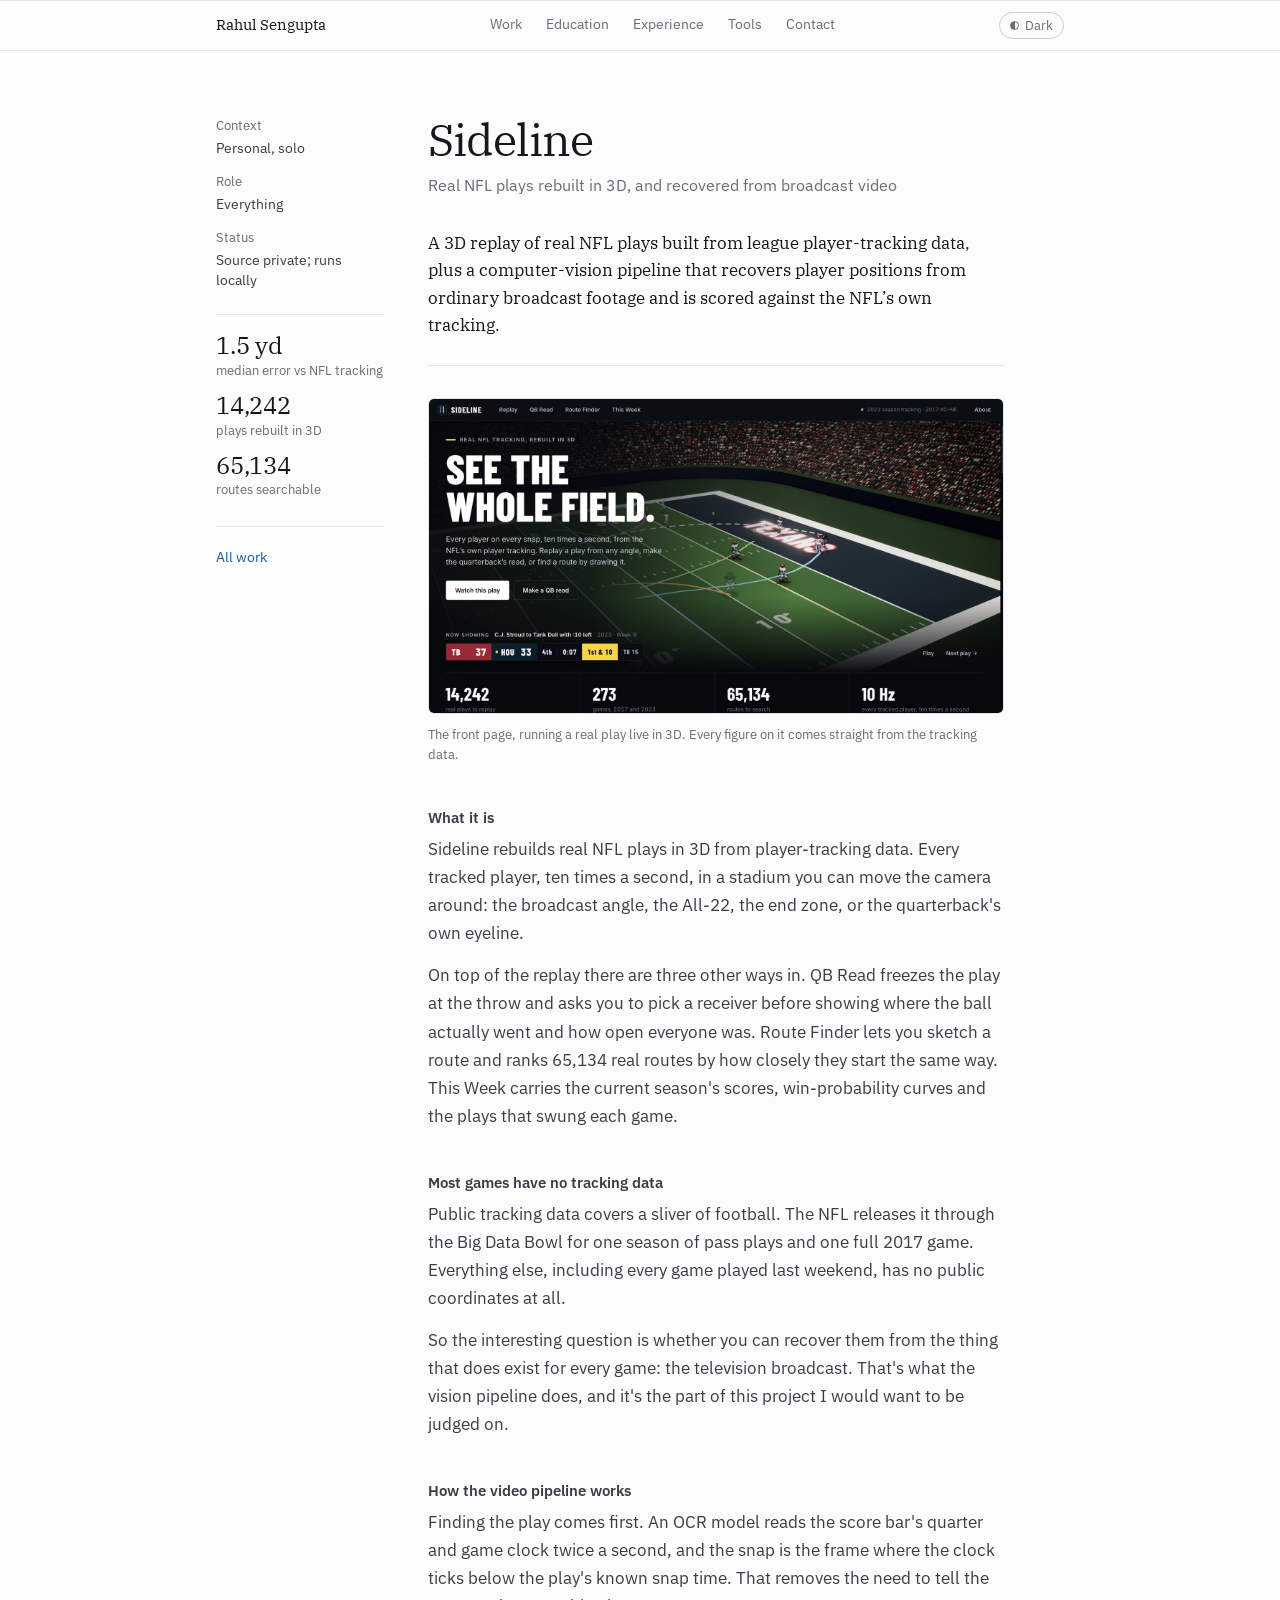
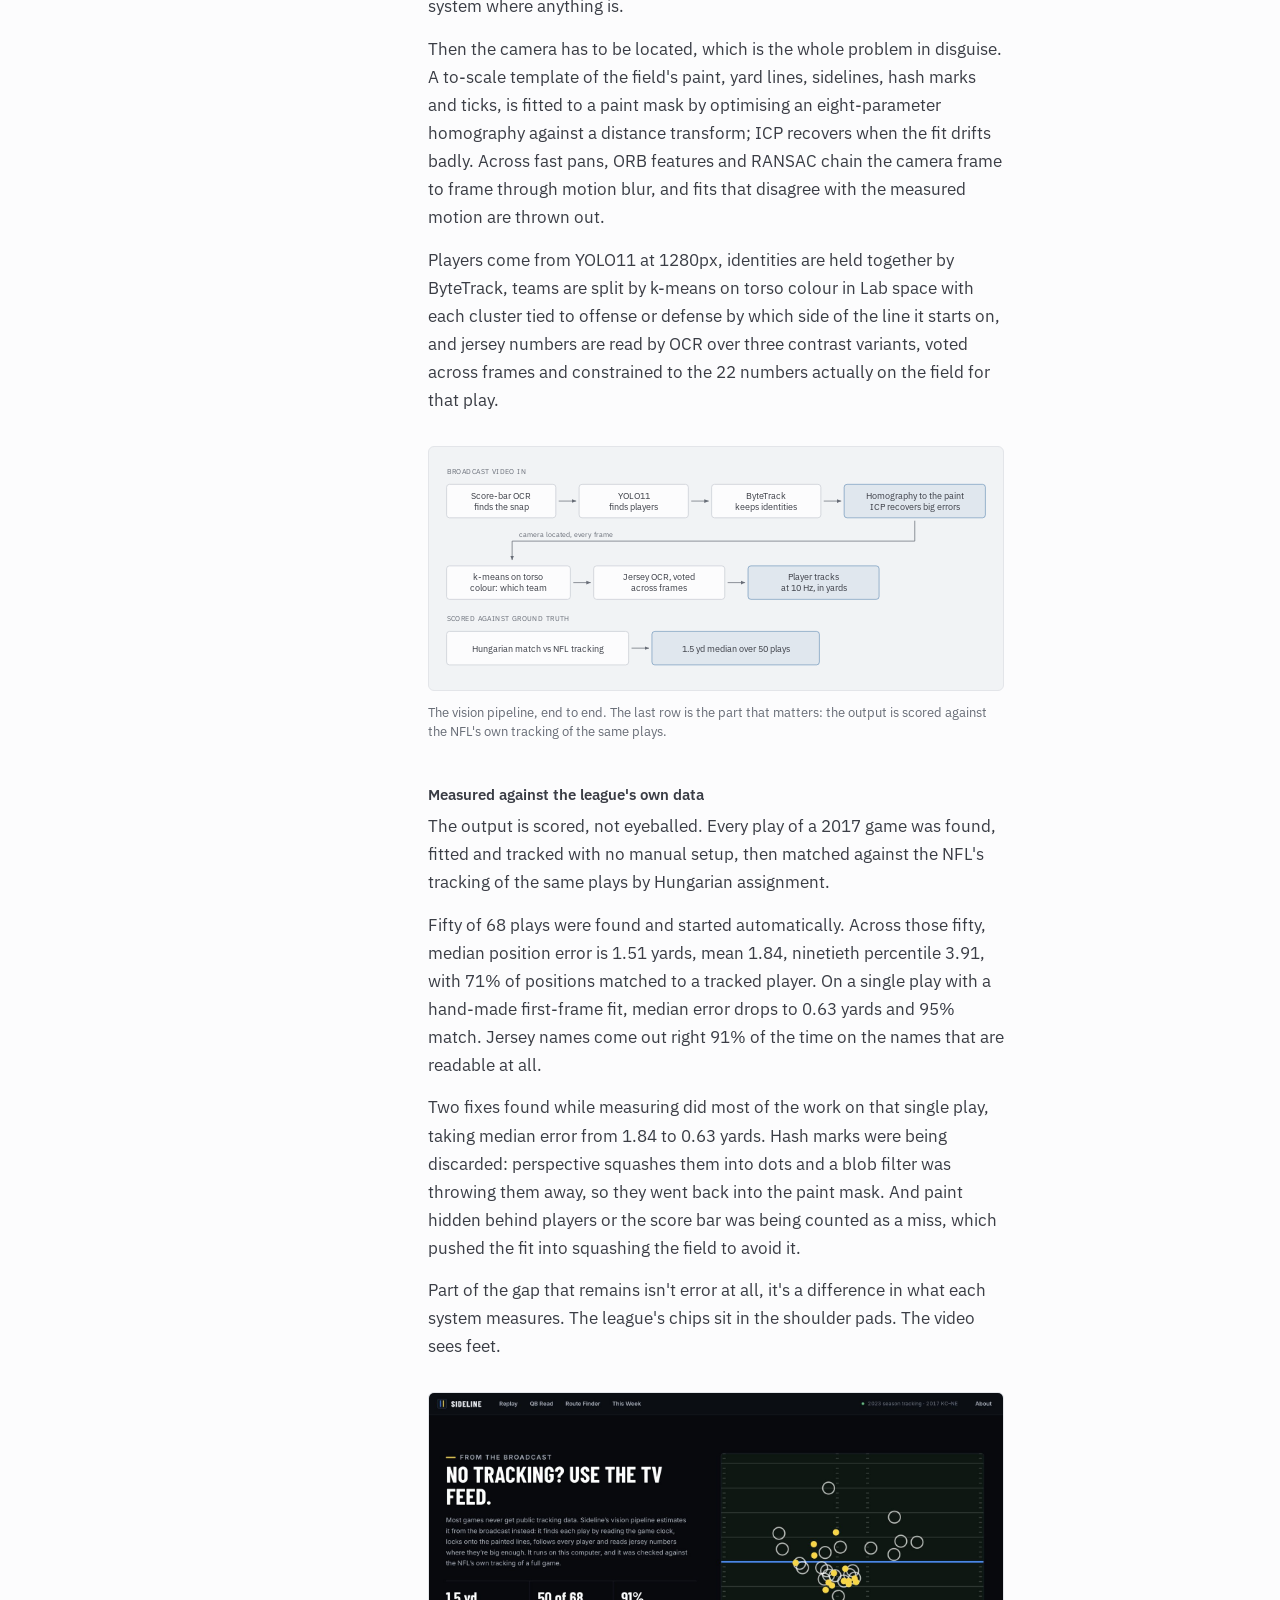
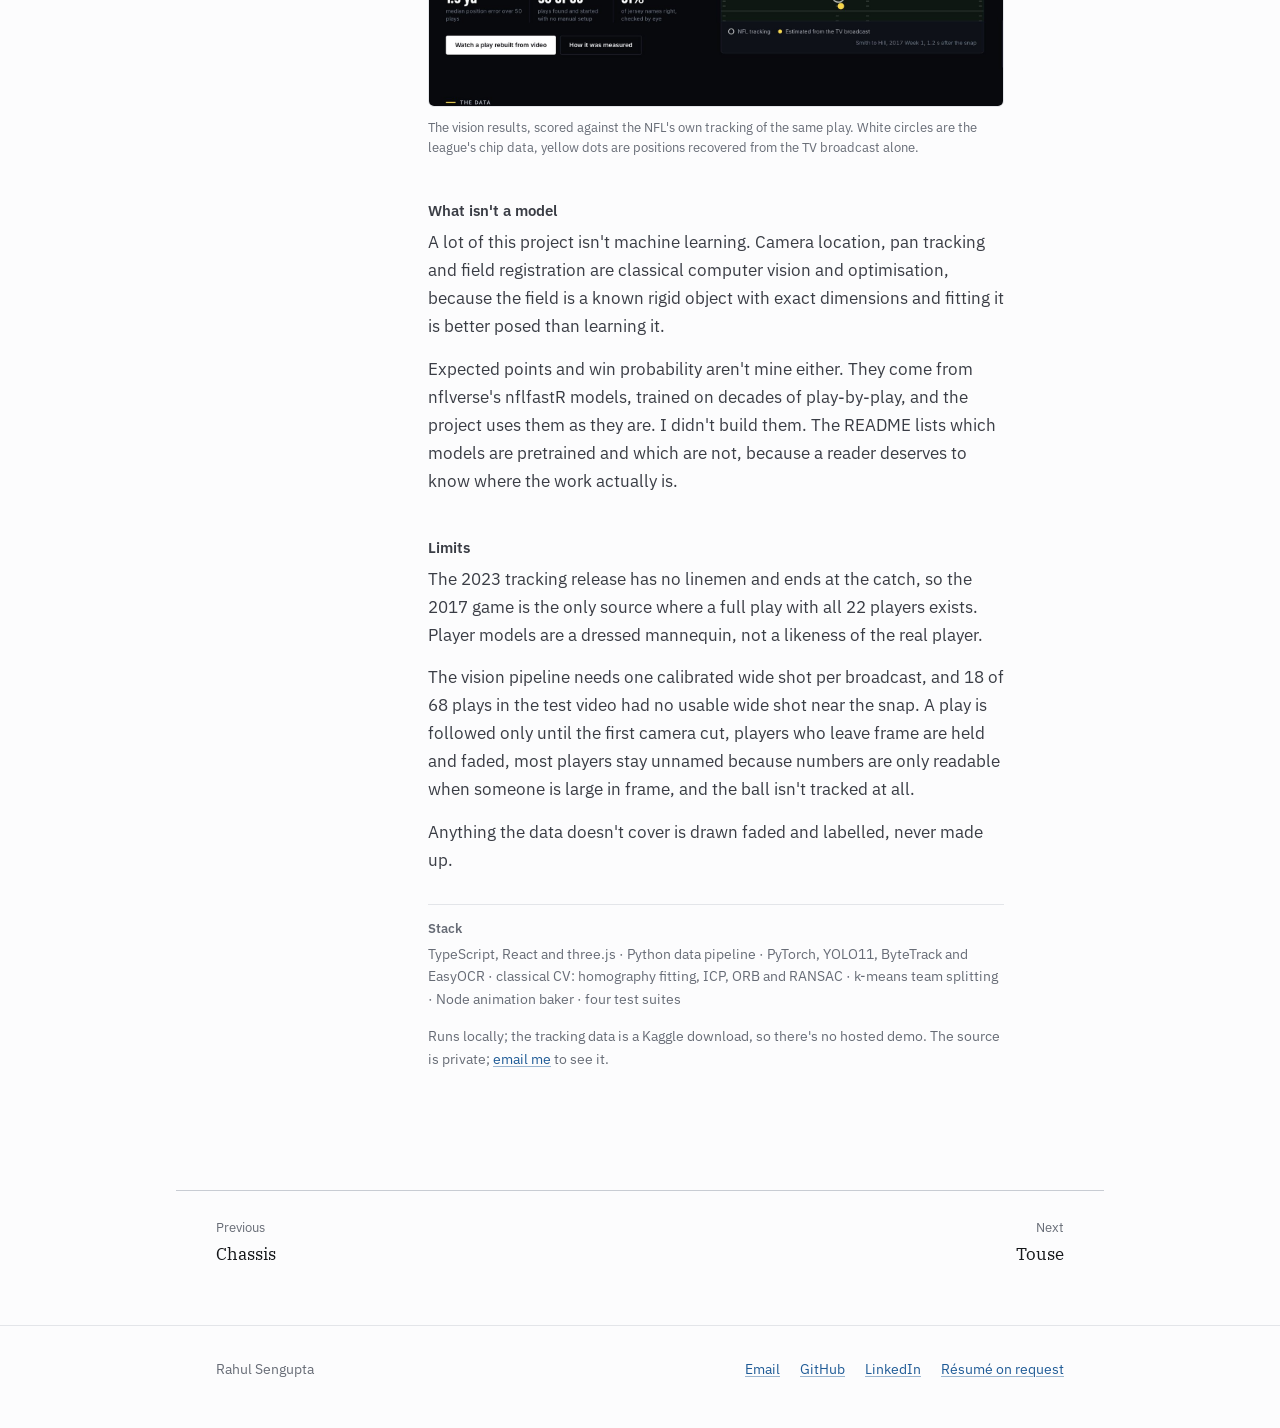
<file: projects/sideline.html>
<!doctype html>
<html lang="en" data-theme="light">
  <head>
    <meta charset="UTF-8" />
    <meta name="viewport" content="width=device-width, initial-scale=1.0" />
    <title>Sideline &middot; Rahul Sengupta</title>
    <meta name="description" content="Real NFL plays rebuilt in 3D from player-tracking data, with a computer-vision pipeline that recovers player positions from broadcast video at 1.5 yd median error against the league&#x27;s own tracking." />
    <meta property="og:type" content="website" />
    <meta property="og:title" content="Sideline &middot; Rahul Sengupta" />
    <meta property="og:description" content="Real NFL plays rebuilt in 3D from player-tracking data, with a computer-vision pipeline that recovers player positions from broadcast video at 1.5 yd median error against the league&#x27;s own tracking." />
    <meta property="og:image" content="https://rahul-sg.github.io/portfolio-website/images/og-card.png?v=2" />
    <meta name="twitter:card" content="summary_large_image" />
    <link rel="icon" type="image/svg+xml" href="../favicon.svg?v=11" />
    <link rel="icon" type="image/x-icon" href="../favicon.ico?v=11" />
    <link rel="icon" type="image/png" sizes="32x32" href="../favicon-32x32.png?v=11" />
    <link rel="apple-touch-icon" sizes="180x180" href="../apple-touch-icon.png?v=11" />
    <link rel="preconnect" href="https://fonts.googleapis.com" />
    <link rel="preconnect" href="https://fonts.gstatic.com" crossorigin />
    <link href="https://fonts.googleapis.com/css2?family=IBM+Plex+Sans:wght@400;500;600&family=IBM+Plex+Serif:wght@400;500;600&display=swap" rel="stylesheet" />
    <link rel="stylesheet" href="../styles.css?v=11" />
    <script>
      // Applied before first paint so a returning dark-mode reader never sees a flash.
      try {
        var t = localStorage.getItem("theme");
        if (t === "dark" || t === "light") document.documentElement.dataset.theme = t;
      } catch (e) {}
    </script>
  </head>
  <body>
    <a class="skip-link" href="#main">Skip to content</a>
    <nav class="subnav" aria-label="Sections">
      <div class="wrap subnav-inner">
        <a class="subnav-brand" href="../index.html">Rahul Sengupta</a>
        <a href="../index.html#work">Work</a>
        <a href="../index.html#education">Education</a>
        <a href="../index.html#experience">Experience</a>
        <a href="../index.html#tools">Tools</a>
        <a href="../index.html#contact">Contact</a>
        <button class="theme-toggle" type="button" id="theme-toggle"
                aria-label="Switch between light and dark">
          <span class="theme-toggle-label">Dark</span>
        </button>
      </div>
    </nav>

    <main id="main">
      <article class="section wrap project project-page">
        <div class="project-aside">
          <dl class="facts">
            <div><dt>Context</dt><dd>Personal, solo</dd></div>
            <div><dt>Role</dt><dd>Everything</dd></div>
            <div><dt>Status</dt><dd>Source private; runs locally</dd></div>
          </dl>
          <dl class="keyfigs">
            <div><dt>1.5 yd</dt><dd>median error vs NFL tracking</dd></div>
            <div><dt>14,242</dt><dd>plays rebuilt in 3D</dd></div>
            <div><dt>65,134</dt><dd>routes searchable</dd></div>
          </dl>
          <p class="aside-back"><a href="../index.html#work">All work</a></p>
        </div>

        <div class="project-body">
          <header class="page-head">
            <h1>Sideline</h1>
            <p class="page-sub">Real NFL plays rebuilt in 3D, and recovered from broadcast video</p>
          </header>

          <p class="lead">A 3D replay of real NFL plays built from league player-tracking data, plus a computer-vision pipeline that recovers player positions from ordinary broadcast footage and is scored against the NFL’s own tracking.</p>
          <figure class="shot">
            <a href="../images/sideline-hero.jpg" target="_blank" rel="noopener">
              <img src="../images/sideline-hero.jpg" alt="The front page, running a real play live in 3D. Every figure on it comes straight from the tracking data." loading="lazy" />
            </a>
            <figcaption>The front page, running a real play live in 3D. Every figure on it comes straight from the tracking data.</figcaption>
          </figure>

            <h2>What it is</h2>
            <p>Sideline rebuilds real NFL plays in 3D from player-tracking data. Every tracked player, ten times a second, in a stadium you can move the camera around: the broadcast angle, the All-22, the end zone, or the quarterback's own eyeline.</p>
            <p>On top of the replay there are three other ways in. QB Read freezes the play at the throw and asks you to pick a receiver before showing where the ball actually went and how open everyone was. Route Finder lets you sketch a route and ranks 65,134 real routes by how closely they start the same way. This Week carries the current season's scores, win-probability curves and the plays that swung each game.</p>

            <h2>Most games have no tracking data</h2>
            <p>Public tracking data covers a sliver of football. The NFL releases it through the Big Data Bowl for one season of pass plays and one full 2017 game. Everything else, including every game played last weekend, has no public coordinates at all.</p>
            <p>So the interesting question is whether you can recover them from the thing that does exist for every game: the television broadcast. That's what the vision pipeline does, and it's the part of this project I would want to be judged on.</p>

            <h2>How the video pipeline works</h2>
            <p>Finding the play comes first. An OCR model reads the score bar's quarter and game clock twice a second, and the snap is the frame where the clock ticks below the play's known snap time. That removes the need to tell the system where anything is.</p>
            <p>Then the camera has to be located, which is the whole problem in disguise. A to-scale template of the field's paint, yard lines, sidelines, hash marks and ticks, is fitted to a paint mask by optimising an eight-parameter homography against a distance transform; ICP recovers when the fit drifts badly. Across fast pans, ORB features and RANSAC chain the camera frame to frame through motion blur, and fits that disagree with the measured motion are thrown out.</p>
            <p>Players come from YOLO11 at 1280px, identities are held together by ByteTrack, teams are split by k-means on torso colour in Lab space with each cluster tied to offense or defense by which side of the line it starts on, and jersey numbers are read by OCR over three contrast variants, voted across frames and constrained to the 22 numbers actually on the field for that play.</p>
            <figure class="diagram">
              <svg viewBox="0 0 740 284" role="img" aria-label="The vision pipeline, end to end. The last row is the part that matters: the output is scored against the NFL's own tracking of the same plays."><defs><marker id="dg-a" viewBox="0 0 8 8" refX="7" refY="4" markerWidth="7" markerHeight="7" orient="auto"><path class="dg-head" d="M0 1 L7 4 L0 7 z"/></marker></defs><text class="dg-band" x="0" y="12">BROADCAST VIDEO IN</text><rect class="dg-box" x="0" y="26" width="150" height="46" rx="4"/><text class="dg-t" text-anchor="middle"><tspan x="75" y="46">Score-bar OCR</tspan><tspan x="75" y="61">finds the snap</tspan></text><path class="dg-arr" d="M154 49 L178 49" marker-end="url(#dg-a)"/><rect class="dg-box" x="182" y="26" width="150" height="46" rx="4"/><text class="dg-t" text-anchor="middle"><tspan x="257" y="46">YOLO11</tspan><tspan x="257" y="61">finds players</tspan></text><path class="dg-arr" d="M336 49 L360 49" marker-end="url(#dg-a)"/><rect class="dg-box" x="364" y="26" width="150" height="46" rx="4"/><text class="dg-t" text-anchor="middle"><tspan x="439" y="46">ByteTrack</tspan><tspan x="439" y="61">keeps identities</tspan></text><path class="dg-arr" d="M518 49 L542 49" marker-end="url(#dg-a)"/><rect class="dg-box dg-box--accent" x="546" y="26" width="194" height="46" rx="4"/><text class="dg-t" text-anchor="middle"><tspan x="643" y="46">Homography to the paint</tspan><tspan x="643" y="61">ICP recovers big errors</tspan></text><path class="dg-arr" d="M643 76 V104 H90 V130" marker-end="url(#dg-a)"/><text class="dg-src" x="100" y="99">camera located, every frame</text><rect class="dg-box" x="0" y="138" width="170" height="46" rx="4"/><text class="dg-t" text-anchor="middle"><tspan x="85" y="158">k-means on torso</tspan><tspan x="85" y="173">colour: which team</tspan></text><path class="dg-arr" d="M174 161 L198 161" marker-end="url(#dg-a)"/><rect class="dg-box" x="202" y="138" width="180" height="46" rx="4"/><text class="dg-t" text-anchor="middle"><tspan x="292" y="158">Jersey OCR, voted</tspan><tspan x="292" y="173">across frames</tspan></text><path class="dg-arr" d="M386 161 L410 161" marker-end="url(#dg-a)"/><rect class="dg-box dg-box--accent" x="414" y="138" width="180" height="46" rx="4"/><text class="dg-t" text-anchor="middle"><tspan x="504" y="158">Player tracks</tspan><tspan x="504" y="173">at 10 Hz, in yards</tspan></text><text class="dg-band" x="0" y="214">SCORED AGAINST GROUND TRUTH</text><rect class="dg-box" x="0" y="228" width="250" height="46" rx="4"/><text class="dg-t" text-anchor="middle"><tspan x="125" y="256">Hungarian match vs NFL tracking</tspan></text><path class="dg-arr" d="M254 251 L278 251" marker-end="url(#dg-a)"/><rect class="dg-box dg-box--accent" x="282" y="228" width="230" height="46" rx="4"/><text class="dg-t" text-anchor="middle"><tspan x="397" y="256">1.5 yd median over 50 plays</tspan></text></svg>
              <figcaption>The vision pipeline, end to end. The last row is the part that matters: the output is scored against the NFL's own tracking of the same plays.</figcaption>
            </figure>

            <h2>Measured against the league's own data</h2>
            <p>The output is scored, not eyeballed. Every play of a 2017 game was found, fitted and tracked with no manual setup, then matched against the NFL's tracking of the same plays by Hungarian assignment.</p>
            <p>Fifty of 68 plays were found and started automatically. Across those fifty, median position error is 1.51 yards, mean 1.84, ninetieth percentile 3.91, with 71% of positions matched to a tracked player. On a single play with a hand-made first-frame fit, median error drops to 0.63 yards and 95% match. Jersey names come out right 91% of the time on the names that are readable at all.</p>
            <p>Two fixes found while measuring did most of the work on that single play, taking median error from 1.84 to 0.63 yards. Hash marks were being discarded: perspective squashes them into dots and a blob filter was throwing them away, so they went back into the paint mask. And paint hidden behind players or the score bar was being counted as a miss, which pushed the fit into squashing the field to avoid it.</p>
            <p>Part of the gap that remains isn't error at all, it's a difference in what each system measures. The league's chips sit in the shoulder pads. The video sees feet.</p>
          <figure class="shot">
            <a href="../images/sideline-vision.jpg" target="_blank" rel="noopener">
              <img src="../images/sideline-vision.jpg" alt="The vision results, scored against the NFL's own tracking of the same play. White circles are the league's chip data, yellow dots are positions recovered from the TV broadcast alone." loading="lazy" />
            </a>
            <figcaption>The vision results, scored against the NFL's own tracking of the same play. White circles are the league's chip data, yellow dots are positions recovered from the TV broadcast alone.</figcaption>
          </figure>

            <h2>What isn't a model</h2>
            <p>A lot of this project isn't machine learning. Camera location, pan tracking and field registration are classical computer vision and optimisation, because the field is a known rigid object with exact dimensions and fitting it is better posed than learning it.</p>
            <p>Expected points and win probability aren't mine either. They come from nflverse's nflfastR models, trained on decades of play-by-play, and the project uses them as they are. I didn't build them. The README lists which models are pretrained and which are not, because a reader deserves to know where the work actually is.</p>

            <h2>Limits</h2>
            <p>The 2023 tracking release has no linemen and ends at the catch, so the 2017 game is the only source where a full play with all 22 players exists. Player models are a dressed mannequin, not a likeness of the real player.</p>
            <p>The vision pipeline needs one calibrated wide shot per broadcast, and 18 of 68 plays in the test video had no usable wide shot near the snap. A play is followed only until the first camera cut, players who leave frame are held and faded, most players stay unnamed because numbers are only readable when someone is large in frame, and the ball isn't tracked at all.</p>
            <p>Anything the data doesn't cover is drawn faded and labelled, never made up.</p>

          <p class="stack"><span class="stack-label">Stack</span> TypeScript, React and three.js &middot; Python data pipeline &middot; PyTorch, YOLO11, ByteTrack and EasyOCR &middot; classical CV: homography fitting, ICP, ORB and RANSAC &middot; k-means team splitting &middot; Node animation baker &middot; four test suites</p>
          <p class="project-links">
              <span class="note">Runs locally; the tracking data is a Kaggle download, so there's no hosted demo. The source is private; <a href="mailto:rahul_sen_gupta@yahoo.com?subject=Code%20for%20Sideline">email me</a> to see it.</span>
          </p>
        </div>
      </article>

      <nav class="wrap pager" aria-label="Other projects">
        <a class="pager-link pager-prev" href="chassis.html">
          <span class="pager-label">Previous</span>
          <span class="pager-name">Chassis</span>
        </a>
        <a class="pager-link pager-next" href="touse.html">
          <span class="pager-label">Next</span>
          <span class="pager-name">Touse</span>
        </a>
      </nav>
    </main>

    <footer class="site-footer">
      <div class="wrap site-footer-inner">
        <p>Rahul Sengupta</p>
        <p class="site-footer-links">
          <a href="mailto:rahul_sen_gupta@yahoo.com">Email</a>
          <a href="https://github.com/rahul-sg" target="_blank" rel="noopener">GitHub</a>
          <a href="https://linkedin.com/in/rahul-sg" target="_blank" rel="noopener">LinkedIn</a>
          <a href="mailto:rahul_sen_gupta@yahoo.com?subject=Resume%20request">R&eacute;sum&eacute; on request</a>
        </p>
      </div>
    </footer>

    <script src="../script.js?v=11"></script>
  </body>
</html>
</file>
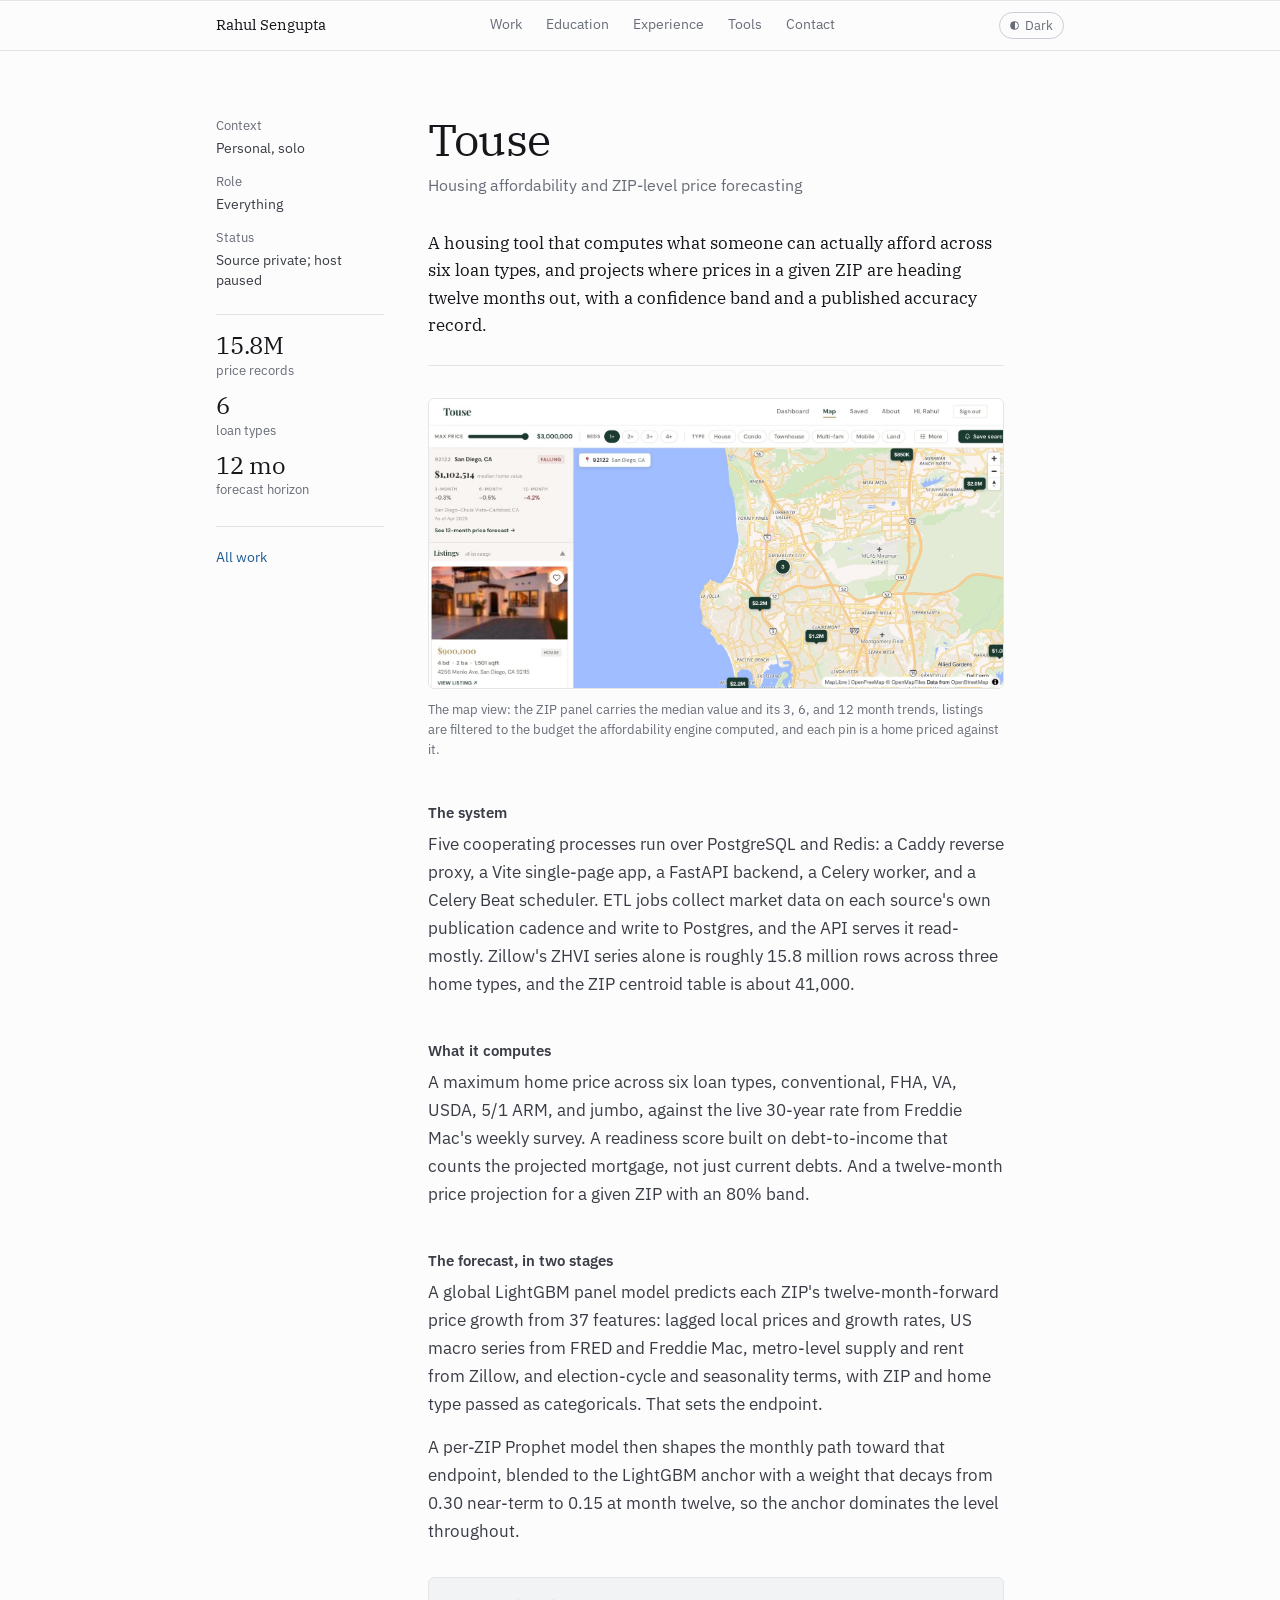
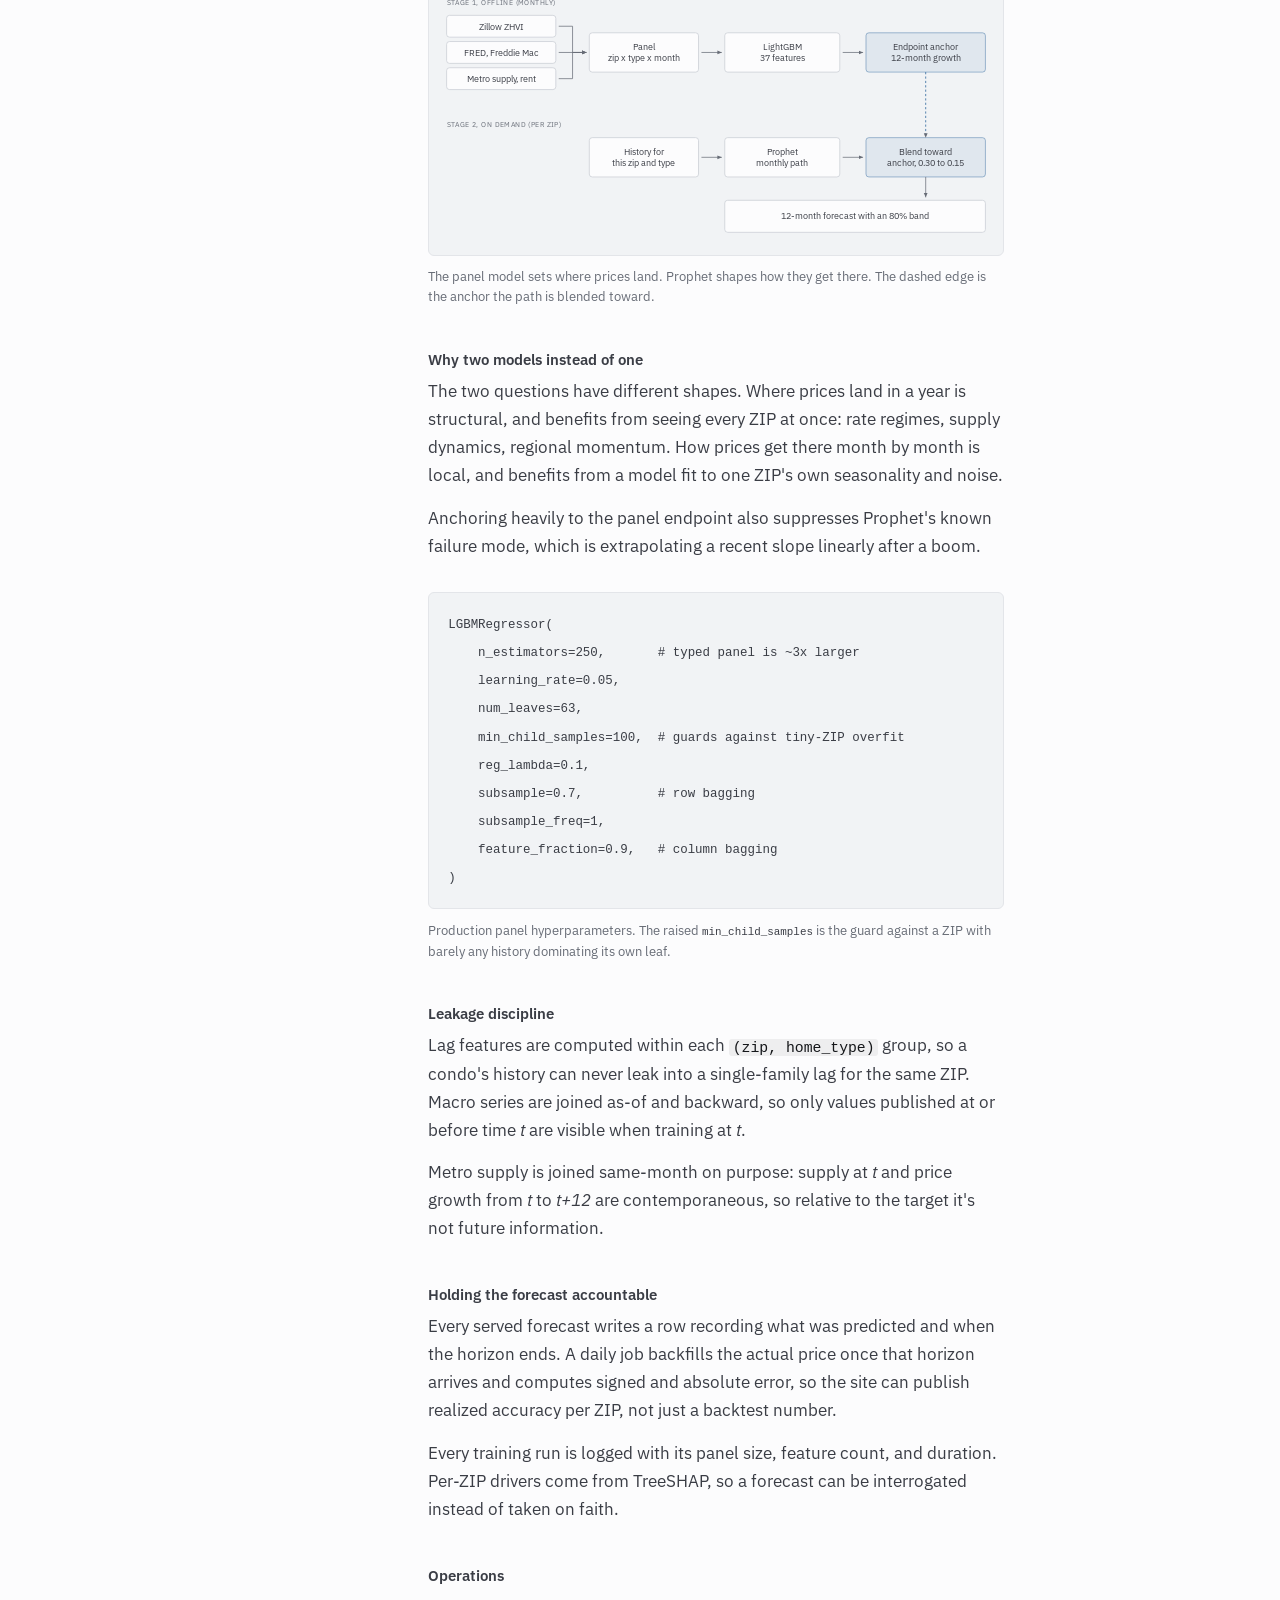
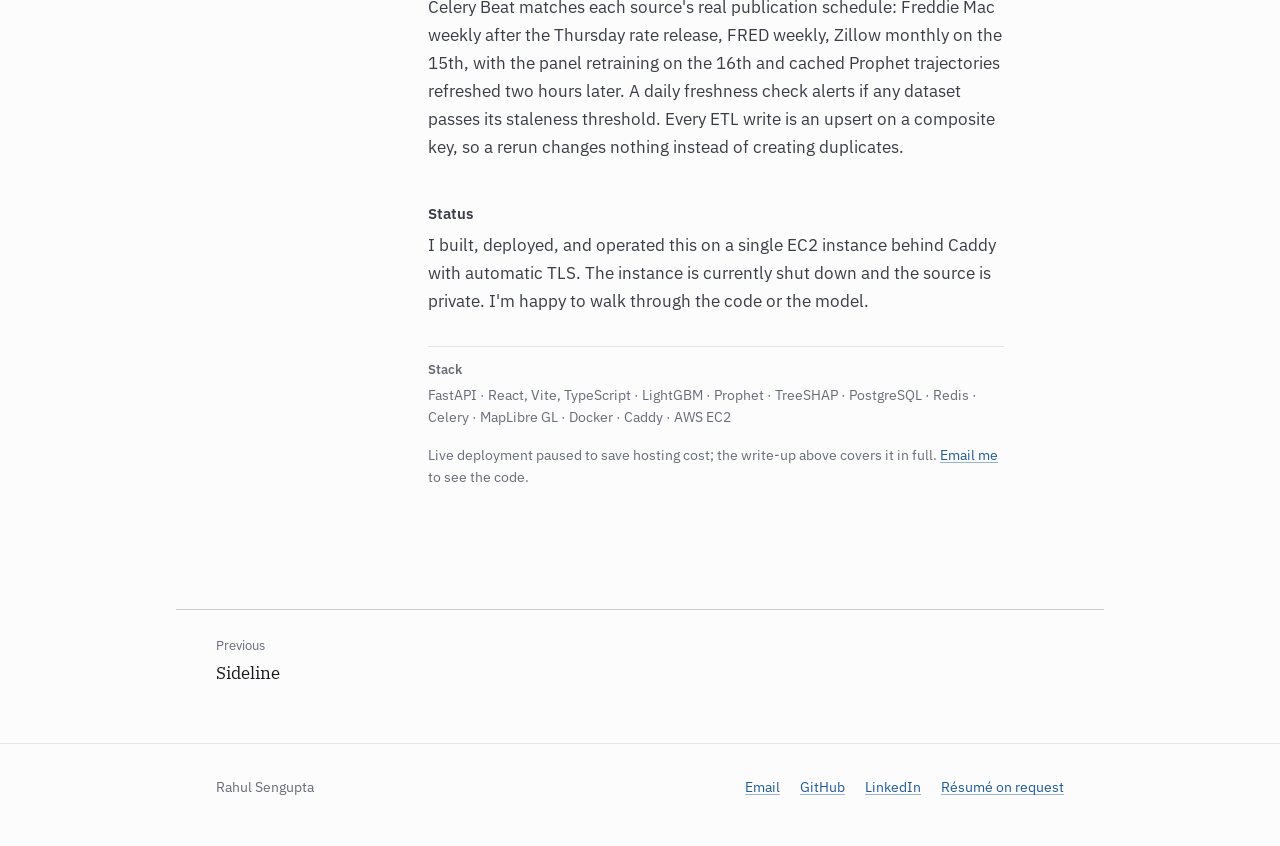
<file: projects/touse.html>
<!doctype html>
<html lang="en" data-theme="light">
  <head>
    <meta charset="UTF-8" />
    <meta name="viewport" content="width=device-width, initial-scale=1.0" />
    <title>Touse &middot; Rahul Sengupta</title>
    <meta name="description" content="A housing affordability tool with a two-stage ZIP-level price forecast: a global LightGBM panel sets the endpoint, a per-ZIP Prophet model shapes the path." />
    <meta property="og:type" content="website" />
    <meta property="og:title" content="Touse &middot; Rahul Sengupta" />
    <meta property="og:description" content="A housing affordability tool with a two-stage ZIP-level price forecast: a global LightGBM panel sets the endpoint, a per-ZIP Prophet model shapes the path." />
    <meta property="og:image" content="https://rahul-sg.github.io/portfolio-website/images/og-card.png?v=2" />
    <meta name="twitter:card" content="summary_large_image" />
    <link rel="icon" type="image/svg+xml" href="../favicon.svg?v=11" />
    <link rel="icon" type="image/x-icon" href="../favicon.ico?v=11" />
    <link rel="icon" type="image/png" sizes="32x32" href="../favicon-32x32.png?v=11" />
    <link rel="apple-touch-icon" sizes="180x180" href="../apple-touch-icon.png?v=11" />
    <link rel="preconnect" href="https://fonts.googleapis.com" />
    <link rel="preconnect" href="https://fonts.gstatic.com" crossorigin />
    <link href="https://fonts.googleapis.com/css2?family=IBM+Plex+Sans:wght@400;500;600&family=IBM+Plex+Serif:wght@400;500;600&display=swap" rel="stylesheet" />
    <link rel="stylesheet" href="../styles.css?v=11" />
    <script>
      // Applied before first paint so a returning dark-mode reader never sees a flash.
      try {
        var t = localStorage.getItem("theme");
        if (t === "dark" || t === "light") document.documentElement.dataset.theme = t;
      } catch (e) {}
    </script>
  </head>
  <body>
    <a class="skip-link" href="#main">Skip to content</a>
    <nav class="subnav" aria-label="Sections">
      <div class="wrap subnav-inner">
        <a class="subnav-brand" href="../index.html">Rahul Sengupta</a>
        <a href="../index.html#work">Work</a>
        <a href="../index.html#education">Education</a>
        <a href="../index.html#experience">Experience</a>
        <a href="../index.html#tools">Tools</a>
        <a href="../index.html#contact">Contact</a>
        <button class="theme-toggle" type="button" id="theme-toggle"
                aria-label="Switch between light and dark">
          <span class="theme-toggle-label">Dark</span>
        </button>
      </div>
    </nav>

    <main id="main">
      <article class="section wrap project project-page">
        <div class="project-aside">
          <dl class="facts">
            <div><dt>Context</dt><dd>Personal, solo</dd></div>
            <div><dt>Role</dt><dd>Everything</dd></div>
            <div><dt>Status</dt><dd>Source private; host paused</dd></div>
          </dl>
          <dl class="keyfigs">
            <div><dt>15.8M</dt><dd>price records</dd></div>
            <div><dt>6</dt><dd>loan types</dd></div>
            <div><dt>12 mo</dt><dd>forecast horizon</dd></div>
          </dl>
          <p class="aside-back"><a href="../index.html#work">All work</a></p>
        </div>

        <div class="project-body">
          <header class="page-head">
            <h1>Touse</h1>
            <p class="page-sub">Housing affordability and ZIP-level price forecasting</p>
          </header>

          <p class="lead">A housing tool that computes what someone can actually afford across six loan types, and projects where prices in a given ZIP are heading twelve months out, with a confidence band and a published accuracy record.</p>
          <figure class="shot">
            <a href="../images/touse-map.jpg" target="_blank" rel="noopener">
              <img src="../images/touse-map.jpg" alt="The map view: the ZIP panel carries the median value and its 3, 6, and 12 month trends, listings are filtered to the budget the affordability engine computed, and each pin is a home priced against it." loading="lazy" />
            </a>
            <figcaption>The map view: the ZIP panel carries the median value and its 3, 6, and 12 month trends, listings are filtered to the budget the affordability engine computed, and each pin is a home priced against it.</figcaption>
          </figure>

            <h2>The system</h2>
            <p>Five cooperating processes run over PostgreSQL and Redis: a Caddy reverse proxy, a Vite single-page app, a FastAPI backend, a Celery worker, and a Celery Beat scheduler. ETL jobs collect market data on each source's own publication cadence and write to Postgres, and the API serves it read-mostly. Zillow's ZHVI series alone is roughly 15.8 million rows across three home types, and the ZIP centroid table is about 41,000.</p>

            <h2>What it computes</h2>
            <p>A maximum home price across six loan types, conventional, FHA, VA, USDA, 5/1 ARM, and jumbo, against the live 30-year rate from Freddie Mac's weekly survey. A readiness score built on debt-to-income that counts the projected mortgage, not just current debts. And a twelve-month price projection for a given ZIP with an 80% band.</p>

            <h2>The forecast, in two stages</h2>
            <p>A global LightGBM panel model predicts each ZIP's twelve-month-forward price growth from 37 features: lagged local prices and growth rates, US macro series from FRED and Freddie Mac, metro-level supply and rent from Zillow, and election-cycle and seasonality terms, with ZIP and home type passed as categoricals. That sets the endpoint.</p>
            <p>A per-ZIP Prophet model then shapes the monthly path toward that endpoint, blended to the LightGBM anchor with a weight that decays from 0.30 near-term to 0.15 at month twelve, so the anchor dominates the level throughout.</p>
            <figure class="diagram">
              <svg viewBox="0 0 740 330" role="img" aria-label="The panel model sets where prices land. Prophet shapes how they get there. The dashed edge is the anchor the path is blended toward."><defs><marker id="dg-a" viewBox="0 0 8 8" refX="7" refY="4" markerWidth="7" markerHeight="7" orient="auto"><path class="dg-head" d="M0 1 L7 4 L0 7 z"/></marker></defs><text class="dg-band" x="0" y="12">STAGE 1, OFFLINE (MONTHLY)</text><rect class="dg-box" x="0" y="26" width="150" height="30" rx="4"/><text class="dg-t" text-anchor="middle"><tspan x="75" y="46">Zillow ZHVI</tspan></text><rect class="dg-box" x="0" y="62" width="150" height="30" rx="4"/><text class="dg-t" text-anchor="middle"><tspan x="75" y="82">FRED, Freddie Mac</tspan></text><rect class="dg-box" x="0" y="98" width="150" height="30" rx="4"/><text class="dg-t" text-anchor="middle"><tspan x="75" y="118">Metro supply, rent</tspan></text><path class="dg-arr" d="M154 41 H173.0 V77 H192" marker-end="url(#dg-a)"/><path class="dg-arr" d="M154 77 H173.0 V77 H192" marker-end="url(#dg-a)"/><path class="dg-arr" d="M154 113 H173.0 V77 H192" marker-end="url(#dg-a)"/><rect class="dg-box" x="196" y="50" width="150" height="54" rx="4"/><text class="dg-t" text-anchor="middle"><tspan x="271" y="74">Panel</tspan><tspan x="271" y="89">zip x type x month</tspan></text><path class="dg-arr" d="M350 77 L378 77" marker-end="url(#dg-a)"/><rect class="dg-box" x="382" y="50" width="158" height="54" rx="4"/><text class="dg-t" text-anchor="middle"><tspan x="461" y="74">LightGBM</tspan><tspan x="461" y="89">37 features</tspan></text><path class="dg-arr" d="M544 77 L572 77" marker-end="url(#dg-a)"/><rect class="dg-box dg-box--accent" x="576" y="50" width="164" height="54" rx="4"/><text class="dg-t" text-anchor="middle"><tspan x="658" y="74">Endpoint anchor</tspan><tspan x="658" y="89">12-month growth</tspan></text><text class="dg-band" x="0" y="180">STAGE 2, ON DEMAND (PER ZIP)</text><rect class="dg-box" x="196" y="194" width="150" height="54" rx="4"/><text class="dg-t" text-anchor="middle"><tspan x="271" y="218">History for</tspan><tspan x="271" y="233">this zip and type</tspan></text><path class="dg-arr" d="M350 221 L378 221" marker-end="url(#dg-a)"/><rect class="dg-box" x="382" y="194" width="158" height="54" rx="4"/><text class="dg-t" text-anchor="middle"><tspan x="461" y="218">Prophet</tspan><tspan x="461" y="233">monthly path</tspan></text><path class="dg-arr" d="M544 221 L572 221" marker-end="url(#dg-a)"/><rect class="dg-box dg-box--accent" x="576" y="194" width="164" height="54" rx="4"/><text class="dg-t" text-anchor="middle"><tspan x="658" y="218">Blend toward</tspan><tspan x="658" y="233">anchor, 0.30 to 0.15</tspan></text><path class="dg-arr dg-arr--dash" d="M658 104 V194" marker-end="url(#dg-a)"/><rect class="dg-box" x="382" y="280" width="358" height="44" rx="4"/><text class="dg-t" text-anchor="middle"><tspan x="561" y="306">12-month forecast with an 80% band</tspan></text><path class="dg-arr" d="M658 248 L658 276" marker-end="url(#dg-a)"/></svg>
              <figcaption>The panel model sets where prices land. Prophet shapes how they get there. The dashed edge is the anchor the path is blended toward.</figcaption>
            </figure>

            <h2>Why two models instead of one</h2>
            <p>The two questions have different shapes. Where prices land in a year is structural, and benefits from seeing every ZIP at once: rate regimes, supply dynamics, regional momentum. How prices get there month by month is local, and benefits from a model fit to one ZIP's own seasonality and noise.</p>
            <p>Anchoring heavily to the panel endpoint also suppresses Prophet's known failure mode, which is extrapolating a recent slope linearly after a boom.</p>
            <figure class="code-figure">
              <pre><code>LGBMRegressor(
    n_estimators=250,       # typed panel is ~3x larger
    learning_rate=0.05,
    num_leaves=63,
    min_child_samples=100,  # guards against tiny-ZIP overfit
    reg_lambda=0.1,
    subsample=0.7,          # row bagging
    subsample_freq=1,
    feature_fraction=0.9,   # column bagging
)</code></pre>
              <figcaption>Production panel hyperparameters. The raised <code>min_child_samples</code> is the guard against a ZIP with barely any history dominating its own leaf.</figcaption>
            </figure>

            <h2>Leakage discipline</h2>
            <p>Lag features are computed within each <code>(zip, home_type)</code> group, so a condo's history can never leak into a single-family lag for the same ZIP. Macro series are joined as-of and backward, so only values published at or before time <em>t</em> are visible when training at <em>t</em>.</p>
            <p>Metro supply is joined same-month on purpose: supply at <em>t</em> and price growth from <em>t</em> to <em>t+12</em> are contemporaneous, so relative to the target it's not future information.</p>

            <h2>Holding the forecast accountable</h2>
            <p>Every served forecast writes a row recording what was predicted and when the horizon ends. A daily job backfills the actual price once that horizon arrives and computes signed and absolute error, so the site can publish realized accuracy per ZIP, not just a backtest number.</p>
            <p>Every training run is logged with its panel size, feature count, and duration. Per-ZIP drivers come from TreeSHAP, so a forecast can be interrogated instead of taken on faith.</p>

            <h2>Operations</h2>
            <p>Celery Beat matches each source's real publication schedule: Freddie Mac weekly after the Thursday rate release, FRED weekly, Zillow monthly on the 15th, with the panel retraining on the 16th and cached Prophet trajectories refreshed two hours later. A daily freshness check alerts if any dataset passes its staleness threshold. Every ETL write is an upsert on a composite key, so a rerun changes nothing instead of creating duplicates.</p>

            <h2>Status</h2>
            <p>I built, deployed, and operated this on a single EC2 instance behind Caddy with automatic TLS. The instance is currently shut down and the source is private. I'm happy to walk through the code or the model.</p>

          <p class="stack"><span class="stack-label">Stack</span> FastAPI &middot; React, Vite, TypeScript &middot; LightGBM &middot; Prophet &middot; TreeSHAP &middot; PostgreSQL &middot; Redis &middot; Celery &middot; MapLibre GL &middot; Docker &middot; Caddy &middot; AWS EC2</p>
            <p class="project-links">
              <span class="note">Live deployment paused to save hosting cost; the write-up above covers it in full. <a href="mailto:rahul_sen_gupta@yahoo.com?subject=Code%20for%20Touse">Email me</a> to see the code.</span>
            </p>
        </div>
      </article>

      <nav class="wrap pager" aria-label="Other projects">
        <a class="pager-link pager-prev" href="sideline.html">
          <span class="pager-label">Previous</span>
          <span class="pager-name">Sideline</span>
        </a>
        <span></span>
      </nav>
    </main>

    <footer class="site-footer">
      <div class="wrap site-footer-inner">
        <p>Rahul Sengupta</p>
        <p class="site-footer-links">
          <a href="mailto:rahul_sen_gupta@yahoo.com">Email</a>
          <a href="https://github.com/rahul-sg" target="_blank" rel="noopener">GitHub</a>
          <a href="https://linkedin.com/in/rahul-sg" target="_blank" rel="noopener">LinkedIn</a>
          <a href="mailto:rahul_sen_gupta@yahoo.com?subject=Resume%20request">R&eacute;sum&eacute; on request</a>
        </p>
      </div>
    </footer>

    <script src="../script.js?v=11"></script>
  </body>
</html>
</file>
<file: styles.css>
/* ==========================================================================
   Rahul Sengupta — personal site
   A document, not a landing page: one column, hairline rules, no animation.
   Light by default; follows the OS for dark. To force one theme, delete the
   other block under "Theme" below.
   ========================================================================== */

:root {
  /* The IBM Plex superfamily: one designer, drawn for a technology company,
     and distinct from the brand faces the AI labs use. */
  --serif: "IBM Plex Serif", Georgia, "Times New Roman", serif;
  --sans: "IBM Plex Sans", -apple-system, BlinkMacSystemFont, "Segoe UI", sans-serif;
  --mono: ui-monospace, "SFMono-Regular", Menlo, Consolas, monospace;

  /* Layout */
  --wrap: 58rem;
  --aside: 10.5rem;
  --gap: 2.75rem;
  --measure: 36rem;
  --measure-wide: 46rem;
}

/* ── Theme: light ─────────────────────────────────────────────────────────── */
:root {
  color-scheme: light;

  --paper: #fcfcfd;
  --paper-2: #f1f3f5;
  --ink: #15171a;
  --ink-2: #3a3d45;
  --ink-3: #676c76;
  --rule: #e3e5e9;
  --rule-2: #c8ccd3;
  --link: #1f5b96;
  --link-hover: #164470;
}

/* ── Theme: dark ──────────────────────────────────────────────────────────────
   Follows the OS by default. To pin one theme, set data-theme on <html>:
   <html lang="en" data-theme="light">  or  <html lang="en" data-theme="dark">
   -------------------------------------------------------------------------- */
@media (prefers-color-scheme: dark) {
  :root:not([data-theme="light"]):not([data-theme="dark"]) {
    color-scheme: dark;

    --paper: #101114;
    --paper-2: #17191d;
    --ink: #e8eaed;
    --ink-2: #c0c4cb;
    --ink-3: #8b909a;
    --rule: #24262b;
    --rule-2: #383c44;
    --link: #7fb2e6;
    --link-hover: #a5cbf0;
  }
}

:root[data-theme="dark"] {
  color-scheme: dark;

  --paper: #101114;
  --paper-2: #17191d;
  --ink: #e8eaed;
  --ink-2: #c0c4cb;
  --ink-3: #8b909a;
  --rule: #24262b;
  --rule-2: #383c44;
  --link: #7fb2e6;
  --link-hover: #a5cbf0;
}

*,
*::before,
*::after {
  box-sizing: border-box;
}

html {
  -webkit-text-size-adjust: 100%;
}

body {
  margin: 0;
  background: var(--paper);
  color: var(--ink-2);
  font-family: var(--sans);
  font-size: 1.0625rem;
  line-height: 1.65;
  -webkit-font-smoothing: antialiased;
  text-rendering: optimizeLegibility;
}

.wrap {
  width: 100%;
  max-width: var(--wrap);
  margin-inline: auto;
  padding-inline: clamp(1.25rem, 5vw, 2.5rem);
}

/* ── Links ────────────────────────────────────────────────────────────────── */
a {
  color: var(--link);
  text-decoration-line: underline;
  text-decoration-thickness: 1px;
  text-underline-offset: 0.18em;
  text-decoration-color: color-mix(in oklab, var(--link), transparent 55%);
}

a:hover {
  color: var(--link-hover);
  text-decoration-color: currentColor;
}

a:focus-visible,
:focus-visible {
  outline: 2px solid var(--link);
  outline-offset: 2px;
  border-radius: 2px;
}

.skip-link {
  position: absolute;
  left: -9999px;
  top: 0;
  background: var(--paper);
  color: var(--ink);
  padding: 0.6rem 1rem;
  z-index: 50;
}

.skip-link:focus {
  left: 0.5rem;
  top: 0.5rem;
}

/* ── Masthead ─────────────────────────────────────────────────────────────── */
.masthead {
  padding-top: clamp(2.75rem, 7vw, 4.75rem);
  padding-bottom: clamp(2rem, 4vw, 2.75rem);
}

/* The name and the links share a line; the links drop under the name when it runs out of room. */
.masthead-inner {
  display: flex;
  flex-wrap: wrap;
  align-items: baseline;
  justify-content: space-between;
  gap: 0.75rem 2rem;
}

.portrait {
  display: block;
  width: 100%;
  /* The height="200" attribute is a presentational hint. Without height:auto
     both dimensions are definite and aspect-ratio is ignored. */
  height: auto;
  aspect-ratio: 1 / 1;
  object-fit: cover;
  object-position: center 18%;
  border-radius: 4px;
  border: 1px solid var(--rule);
}

h1 {
  margin: 0;
  font-family: var(--serif);
  font-weight: 400;
  font-size: clamp(2.15rem, 5vw, 3.1rem);
  line-height: 1.06;
  letter-spacing: -0.018em;
  color: var(--ink);
}

.masthead-links {
  display: flex;
  flex-wrap: wrap;
  gap: 0.4rem 1.4rem;
  margin: 0;
  padding: 0;
  list-style: none;
  font-size: 0.93rem;
}

/* Who this is, in a couple of plain sentences, before the work. */
.intro {
  margin-top: clamp(1.25rem, 3vw, 1.75rem);
}

.intro p {
  max-width: var(--measure);
  margin: 0 0 0.7rem;
  font-size: 1.12rem;
  line-height: 1.6;
  color: var(--ink-2);
}

.intro p:last-child {
  margin-bottom: 0;
}

/* ── Sub-navigation ───────────────────────────────────────────────────────── */
.subnav {
  position: sticky;
  top: 0;
  z-index: 10;
  background: color-mix(in oklab, var(--paper), transparent 8%);
  backdrop-filter: blur(6px);
  border-top: 1px solid var(--rule);
  border-bottom: 1px solid var(--rule);
}

.subnav-inner {
  display: flex;
  flex-wrap: wrap;
  gap: 0.35rem 1.5rem;
  padding-block: 0.7rem;
}

.subnav a {
  font-family: var(--sans);
  font-size: 0.9rem;
  color: var(--ink-3);
  text-decoration: none;
}

.subnav a:hover,
.subnav a.is-current {
  color: var(--ink);
}

/* ── Sections ─────────────────────────────────────────────────────────────── */
.section {
  padding-block: clamp(2.5rem, 5.5vw, 4rem);
}

.section-title {
  margin: 0 0 2.25rem;
  padding-bottom: 0.55rem;
  border-bottom: 1px solid var(--rule-2);
  font-family: var(--sans);
  font-weight: 600;
  font-size: 1rem;
  color: var(--ink-2);
}

.prose {
  max-width: var(--measure);
}

.prose p {
  margin: 0 0 1.05rem;
}

.prose p:last-child {
  margin-bottom: 0;
}

/* ── Project / role: metadata rail + body ─────────────────────────────────── */
.project,
.role {
  display: grid;
  grid-template-columns: var(--aside) minmax(0, 1fr);
  gap: 0 var(--gap);
  padding-top: 2.5rem;
  margin-top: 2.5rem;
  border-top: 1px solid var(--rule);
}

.project:first-of-type,
.role:first-of-type {
  padding-top: 0;
  margin-top: 0;
  border-top: none;
}

.project-aside {
  position: sticky;
  top: 4.25rem;
  align-self: start;
}

.facts {
  margin: 0;
}

.facts > div + div {
  margin-top: 0.8rem;
}

.facts dt {
  font-family: var(--sans);
  font-size: 0.8rem;
  color: var(--ink-3);
}

.facts dd {
  margin: 0.15rem 0 0;
  font-size: 0.85rem;
  line-height: 1.45;
  color: var(--ink-2);
}

.project-body {
  max-width: var(--measure);
}

.project-body h3,
.role h3 {
  margin: 0;
  font-family: var(--serif);
  font-weight: 400;
  font-size: clamp(1.4rem, 2.7vw, 1.72rem);
  line-height: 1.25;
  color: var(--ink);
  letter-spacing: -0.005em;
}

.project-body .lead {
  margin: 1.6rem 0 0;
  font-family: var(--serif);
  font-size: 1.08rem;
  line-height: 1.6;
  color: var(--ink);
}

.project-body h2,
.project-body h4 {
  margin: 1.9rem 0 0.3rem;
  font-family: var(--sans);
  font-weight: 600;
  font-size: 0.95rem;
  color: var(--ink-2);
}

.project-body p:not([class]) {
  margin: 0 0 0.9rem;
}

.project-body h2 + p,
.project-body h4 + p {
  margin-top: 0;
}

.project-body > p:last-child {
  margin-bottom: 0;
}

.project-body em {
  font-style: italic;
}

code {
  font-family: var(--mono);
  font-size: 0.87em;
  background: color-mix(in oklab, var(--ink), transparent 94%);
  border-radius: 3px;
  padding: 0.05em 0.25em;
  color: var(--ink);
  word-break: break-word;
}

.project-body .stack {
  margin: 1.9rem 0 0;
  padding-top: 0.85rem;
  border-top: 1px solid var(--rule);
  font-family: var(--sans);
  font-size: 0.88rem;
  line-height: 1.6;
  color: var(--ink-3);
}

.stack-label {
  display: block;
  font-size: 0.8rem;
  font-weight: 600;
  color: var(--ink-3);
  margin-bottom: 0.2rem;
}

.project-body .project-links {
  display: flex;
  flex-wrap: wrap;
  align-items: baseline;
  gap: 0.35rem 1.25rem;
  margin: 0.95rem 0 0;
  font-size: 0.92rem;
}

.note {
  font-size: 0.85rem;
  color: var(--ink-3);
}

/* ── Also built ───────────────────────────────────────────────────────────── */
.minor-list {
  display: grid;
  grid-template-columns: repeat(2, minmax(0, 1fr));
  gap: 1.9rem var(--gap);
  margin: 0;
}

.minor-list dt {
  font-family: var(--serif);
  font-size: 1.08rem;
  color: var(--ink);
}

.minor-list dd {
  margin: 0.3rem 0 0;
  font-size: 0.97rem;
}

.minor-list dd a {
  font-size: 0.92rem;
  white-space: nowrap;
}

.minor-list dd .note {
  white-space: nowrap;
}

.minor-list dd .note a {
  margin-left: 0;
  font-size: inherit;
}

/* An entry's links sit on a line of their own, like the rows above. */
.minor-links {
  display: flex;
  flex-wrap: wrap;
  align-items: baseline;
  gap: 0.25rem 1.1rem;
  margin-top: 0.45rem;
}

#also .prose {
  max-width: none;
}

/* ── Experience ───────────────────────────────────────────────────────────── */
.role-dates {
  margin: 0.4rem 0 0;
  font-family: var(--sans);
  font-size: 0.85rem;
  color: var(--ink-3);
}

.project-body .role-org {
  margin: 0.35rem 0 0;
  font-size: 0.95rem;
  color: var(--ink-3);
}

.project-body .role-summary {
  margin: 0.7rem 0 0;
  font-size: 0.99rem;
}

/* ── Tools ────────────────────────────────────────────────────────────────── */
/* Wider than the reading measure: this is a two-column list, not prose. */
#tools .prose {
  max-width: 46rem;
}

.tools-list {
  margin: 0;
}

.tools-list > div {
  display: grid;
  grid-template-columns: 11rem minmax(0, 1fr);
  gap: 0 1.5rem;
  padding-block: 0.75rem;
  border-top: 1px solid var(--rule);
}

.tools-list > div:first-child {
  border-top: none;
  padding-top: 0;
}

.tools-list dt {
  font-family: var(--sans);
  font-size: 0.85rem;
  font-weight: 600;
  color: var(--ink-2);
  padding-top: 0.12rem;
}

.tools-list dd {
  margin: 0;
  font-size: 0.94rem;
  line-height: 1.6;
  color: var(--ink-2);
}

/* ── Lists of links ───────────────────────────────────────────────────────── */
.link-list {
  margin: 0;
  padding: 0;
  list-style: none;
}

.link-list li {
  padding-block: 0.3rem;
}

.link-list .note {
  margin-left: 0.5rem;
}

/* ── Education ────────────────────────────────────────────────────────────── */
.edu strong {
  color: var(--ink);
  font-weight: 600;
}

/* ── Footer ───────────────────────────────────────────────────────────────── */
.site-footer {
  margin-top: clamp(2rem, 5vw, 3.5rem);
  padding-block: 2rem 3rem;
  border-top: 1px solid var(--rule);
}

.site-footer-inner {
  display: flex;
  flex-wrap: wrap;
  justify-content: space-between;
  align-items: baseline;
  gap: 0.6rem 1.5rem;
}

.site-footer p {
  margin: 0;
  font-family: var(--sans);
  font-size: 0.85rem;
  color: var(--ink-3);
}

/* On the homepage the footer is also the contact line. */
.site-footer .site-footer-note {
  max-width: var(--measure);
  font-size: 0.95rem;
  line-height: 1.55;
  color: var(--ink-2);
}

.site-footer-links {
  display: flex;
  flex-wrap: wrap;
  gap: 0.5rem 1.25rem;
}

/* ── Sub-nav brand (project pages) ────────────────────────────────────────── */
.subnav-brand {
  margin-right: auto;
  font-family: var(--serif) !important;
  font-size: 0.95rem !important;
  letter-spacing: 0 !important;
  text-transform: none !important;
  color: var(--ink) !important;
}

/* ── Index: the work list ─────────────────────────────────────────────────── */
/* A row per project: a sentence or two and its links, with the screenshot beside it.
   The facts, numbers and stack are on each project's own page. */
.work-item {
  display: grid;
  grid-template-columns: minmax(0, 1fr) minmax(0, 21rem);
  gap: 1rem var(--gap);
  align-items: start;
  padding-top: 2rem;
  margin-top: 2rem;
  border-top: 1px solid var(--rule);
}

.work-item:first-of-type {
  padding-top: 0;
  margin-top: 0;
  border-top: none;
}

.work-item .project-body h3 a {
  color: var(--ink);
  text-decoration-color: transparent;
}

.work-item .project-body h3 a:hover {
  text-decoration-color: var(--rule-2);
}

.project-body .work-summary {
  margin: 0.6rem 0 0;
}

.work-more {
  font-weight: 600;
}

/* ── Project detail page ──────────────────────────────────────────────────── */
/* Outranks `.project:first-of-type`, which would zero its top padding. */
.project.project-page {
  padding-top: clamp(2.5rem, 5.5vw, 4rem);
  margin-top: 0;
  border-top: none;
}

.page-head h1 {
  font-size: clamp(1.95rem, 4.2vw, 2.8rem);
  line-height: 1.08;
  letter-spacing: -0.018em;
}

.page-sub {
  margin: 0.5rem 0 0;
  font-size: 1rem;
  color: var(--ink-3);
}

.project-page .lead {
  margin-top: 1.9rem;
  padding-bottom: 1.6rem;
  border-bottom: 1px solid var(--rule);
}

.project-page .project-body h2 {
  margin-top: 2.5rem;
}

.aside-back {
  margin: 1.6rem 0 0;
  padding-top: 1.1rem;
  border-top: 1px solid var(--rule);
  font-family: var(--sans);
  font-size: 0.9rem;
}

.aside-back a {
  text-decoration-color: transparent;
}

.aside-back a:hover {
  text-decoration-color: currentColor;
}

/* ── Previous / next ──────────────────────────────────────────────────────── */
.pager {
  display: flex;
  justify-content: space-between;
  gap: 1.5rem;
  margin-top: clamp(2.5rem, 5vw, 3.5rem);
  padding-top: 1.6rem;
  border-top: 1px solid var(--rule-2);
}

.pager-link {
  display: flex;
  flex-direction: column;
  gap: 0.2rem;
  max-width: 17rem;
  text-decoration-color: transparent;
}

.pager-next {
  text-align: right;
}

.pager-link:hover .pager-name {
  text-decoration: underline;
  text-underline-offset: 0.18em;
}

.pager-label {
  font-family: var(--sans);
  font-size: 0.8rem;
  color: var(--ink-3);
}

.pager-name {
  font-family: var(--serif);
  font-size: 1.05rem;
  color: var(--ink);
}

/* ── Key figures in the metadata rail ─────────────────────────────────────── */
.keyfigs {
  margin: 1.5rem 0 0;
  padding-top: 1.1rem;
  border-top: 1px solid var(--rule);
}

.keyfigs > div + div {
  margin-top: 0.75rem;
}

.keyfigs dt {
  font-family: var(--serif);
  font-size: 1.5rem;
  line-height: 1.05;
  color: var(--ink);
  letter-spacing: -0.01em;
}

.keyfigs dd {
  margin: 0.1rem 0 0;
  font-family: var(--sans);
  font-size: 0.8rem;
  color: var(--ink-3);
}

/* ── Figures: diagrams and code, wider than the reading measure ───────────── */
.diagram,
.code-figure {
  width: var(--measure-wide);
  max-width: 100%;
  margin: 2rem 0 1.75rem;
}

.diagram svg,
.code-figure pre {
  display: block;
  width: 100%;
  height: auto;
  background: var(--paper-2);
  border: 1px solid var(--rule);
  border-radius: 6px;
}

.diagram svg {
  padding: 1.15rem 1.1rem;
  overflow: visible;
}

.diagram figcaption,
.code-figure figcaption {
  margin-top: 0.7rem;
  font-size: 0.83rem;
  line-height: 1.5;
  color: var(--ink-3);
}

.diagram figcaption code,
.code-figure figcaption code {
  font-size: 0.82em;
}

/* Diagram primitives. Colour comes from the theme, never from the markup. */
.dg-box {
  fill: var(--paper);
  stroke: var(--rule-2);
  stroke-width: 1;
}

.dg-box--accent {
  fill: color-mix(in oklab, var(--link), transparent 92%);
  stroke: color-mix(in oklab, var(--link), transparent 45%);
}

.dg-t {
  fill: var(--ink-2);
  font-family: var(--sans);
  font-size: 12.5px;
}

.dg-band {
  fill: var(--ink-3);
  font-family: var(--sans);
  font-size: 9.5px;
  letter-spacing: 0.06em;
}

.dg-layer {
  fill: var(--ink);
  font-family: var(--serif);
  font-size: 15px;
}

.dg-layer--accent {
  fill: var(--link);
}

.dg-src {
  fill: var(--ink-3);
  font-family: var(--sans);
  font-size: 10px;
}

.dg-arr {
  fill: none;
  stroke: var(--ink-3);
  stroke-width: 1;
}

.dg-arr--dash {
  stroke-dasharray: 3 3;
  stroke: var(--link);
}

.dg-head {
  fill: var(--ink-3);
  stroke: none;
}

.dg-spine {
  fill: none;
  stroke: var(--link);
  stroke-width: 1.5;
}

/* ── Code blocks ──────────────────────────────────────────────────────────── */
.code-figure pre {
  margin: 0;
  padding: 1.1rem 1.2rem;
  overflow-x: auto;
}

.code-figure code {
  background: none;
  border-radius: 0;
  padding: 0;
  font-size: 0.78rem;
  line-height: 1.65;
  color: var(--ink-2);
  white-space: pre;
}

/* ── Education ────────────────────────────────────────────────────────────── */
#education .prose {
  max-width: 46rem;
}

.edu-list {
  margin: 0;
}

.edu-list > div {
  display: grid;
  grid-template-columns: 14rem minmax(0, 1fr);
  gap: 0 2rem;
  padding-block: 1.3rem;
  border-top: 1px solid var(--rule);
}

.edu-list > div:first-child {
  border-top: none;
  padding-top: 0;
}

.edu-list dt {
  font-family: var(--serif);
  font-size: 1.08rem;
  line-height: 1.3;
  color: var(--ink);
}

.edu-list dd {
  margin: 0;
  font-size: 0.95rem;
  line-height: 1.6;
}

/* ── Theme toggle ─────────────────────────────────────────────────────────── */
.theme-toggle {
  margin-left: auto;
  display: inline-flex;
  align-items: center;
  gap: 0.4rem;
  padding: 0.25rem 0.6rem;
  background: none;
  border: 1px solid var(--rule-2);
  border-radius: 999px;
  color: var(--ink-3);
  font-family: var(--sans);
  font-size: 0.8rem;
  cursor: pointer;
}

.theme-toggle:hover {
  color: var(--ink);
  border-color: var(--ink-3);
}

.theme-toggle::before {
  content: "";
  width: 9px;
  height: 9px;
  border-radius: 50%;
  border: 1px solid currentColor;
  background: linear-gradient(90deg, currentColor 50%, transparent 50%);
}

/* ── Screenshots ──────────────────────────────────────────────────────────── */
.shot {
  width: var(--measure-wide);
  max-width: 100%;
  margin: 2rem 0 2.25rem;
}

.shot img {
  display: block;
  width: 100%;
  height: auto;
  border: 1px solid var(--rule);
  border-radius: 6px;
  background: var(--paper-2);
}

.shot a {
  display: block;
  text-decoration: none;
}

.shot a:hover img {
  border-color: var(--rule-2);
}

.shot figcaption {
  margin-top: 0.7rem;
  font-size: 0.83rem;
  line-height: 1.5;
  color: var(--ink-3);
}

/* Index thumbnail, sitting under the summary. */
.work-thumb {
  display: block;
  margin-top: 0.35rem;
  text-decoration: none;
  line-height: 0;
}

.work-thumb img {
  width: 100%;
  height: auto;
  max-height: 230px;
  object-fit: cover;
  object-position: top left;
  border: 1px solid var(--rule);
  border-radius: 5px;
}

.work-thumb:hover img {
  border-color: var(--rule-2);
}

/* ── Outside work ─────────────────────────────────────────────────────────── */
.edu-aside {
  margin: 0;
  padding-top: 1.3rem;
  border-top: 1px solid var(--rule-2);
  font-size: 0.93rem;
  line-height: 1.65;
  color: var(--ink-3);
  max-width: var(--measure);
}

/* Where each tool was actually used. */
/* Dashed container for a loop in a diagram. */
.dg-loop {
  fill: none;
  stroke: var(--rule-2);
  stroke-width: 1;
  stroke-dasharray: 4 4;
}

/* ── Narrow screens: rail collapses into an inline meta row ───────────────── */
@media (max-width: 52rem) {
  .project,
  .role,
  .work-item {
    grid-template-columns: minmax(0, 1fr);
    gap: 0;
  }

  .work-thumb {
    margin-top: 1rem;
  }

  .minor-list {
    grid-template-columns: minmax(0, 1fr);
    gap: 1.5rem;
  }

  .project-aside {
    position: static;
    margin-bottom: 1.1rem;
  }

  .facts {
    display: flex;
    flex-wrap: wrap;
    gap: 0.5rem 1.6rem;
  }

  .facts > div + div {
    margin-top: 0;
  }

  .facts dd {
    font-size: 0.82rem;
  }

  .role-dates {
    margin: 0;
  }

  .tools-list > div {
    grid-template-columns: minmax(0, 1fr);
    gap: 0.2rem;
  }

  .project-page .project-aside {
    margin-bottom: 1.6rem;
  }

  .aside-back {
    margin-top: 1rem;
  }

  .pager {
    flex-direction: column;
    gap: 1.25rem;
  }

  .pager-next {
    text-align: left;
  }

  .pager-link {
    max-width: none;
  }

  .keyfigs {
    display: flex;
    flex-wrap: wrap;
    gap: 0.9rem 1.8rem;
    margin-top: 1.1rem;
    padding-top: 0.9rem;
  }

  .keyfigs > div + div {
    margin-top: 0;
  }

  .keyfigs dt {
    font-size: 1.25rem;
  }

  .diagram {
    overflow-x: auto;
  }

  .diagram svg {
    min-width: 34rem;
  }

  .work-thumb img {
    max-height: 170px;
  }

  .theme-toggle {
    margin-left: 0;
  }

  /* Once the grid collapses the portrait would otherwise stretch edge to edge. */
  .masthead-inner .portrait {
    width: 132px;
    order: -1;
  }

  .edu-list > div {
    grid-template-columns: minmax(0, 1fr);
    gap: 0.35rem;
  }
}

@media (max-width: 34rem) {
  body {
    font-size: 1rem;
  }

  .masthead-inner .portrait {
    width: 112px;
  }
}

/* ── Print: a clean two-page CV ───────────────────────────────────────────── */
@media print {
  :root {
    --paper: #fff;
    --paper-2: #fff;
    --ink: #000;
    --ink-2: #1a1a1a;
    --ink-3: #555;
    --rule: #ccc;
    --rule-2: #999;
    --link: #000;
  }

  .subnav,
  .skip-link,
  .site-footer {
    display: none;
  }

  body {
    font-size: 10.5pt;
    line-height: 1.45;
  }

  .project,
  .role {
    break-inside: avoid;
  }

  a {
    text-decoration: none;
  }

  .project-aside {
    position: static;
  }
}
</file>
